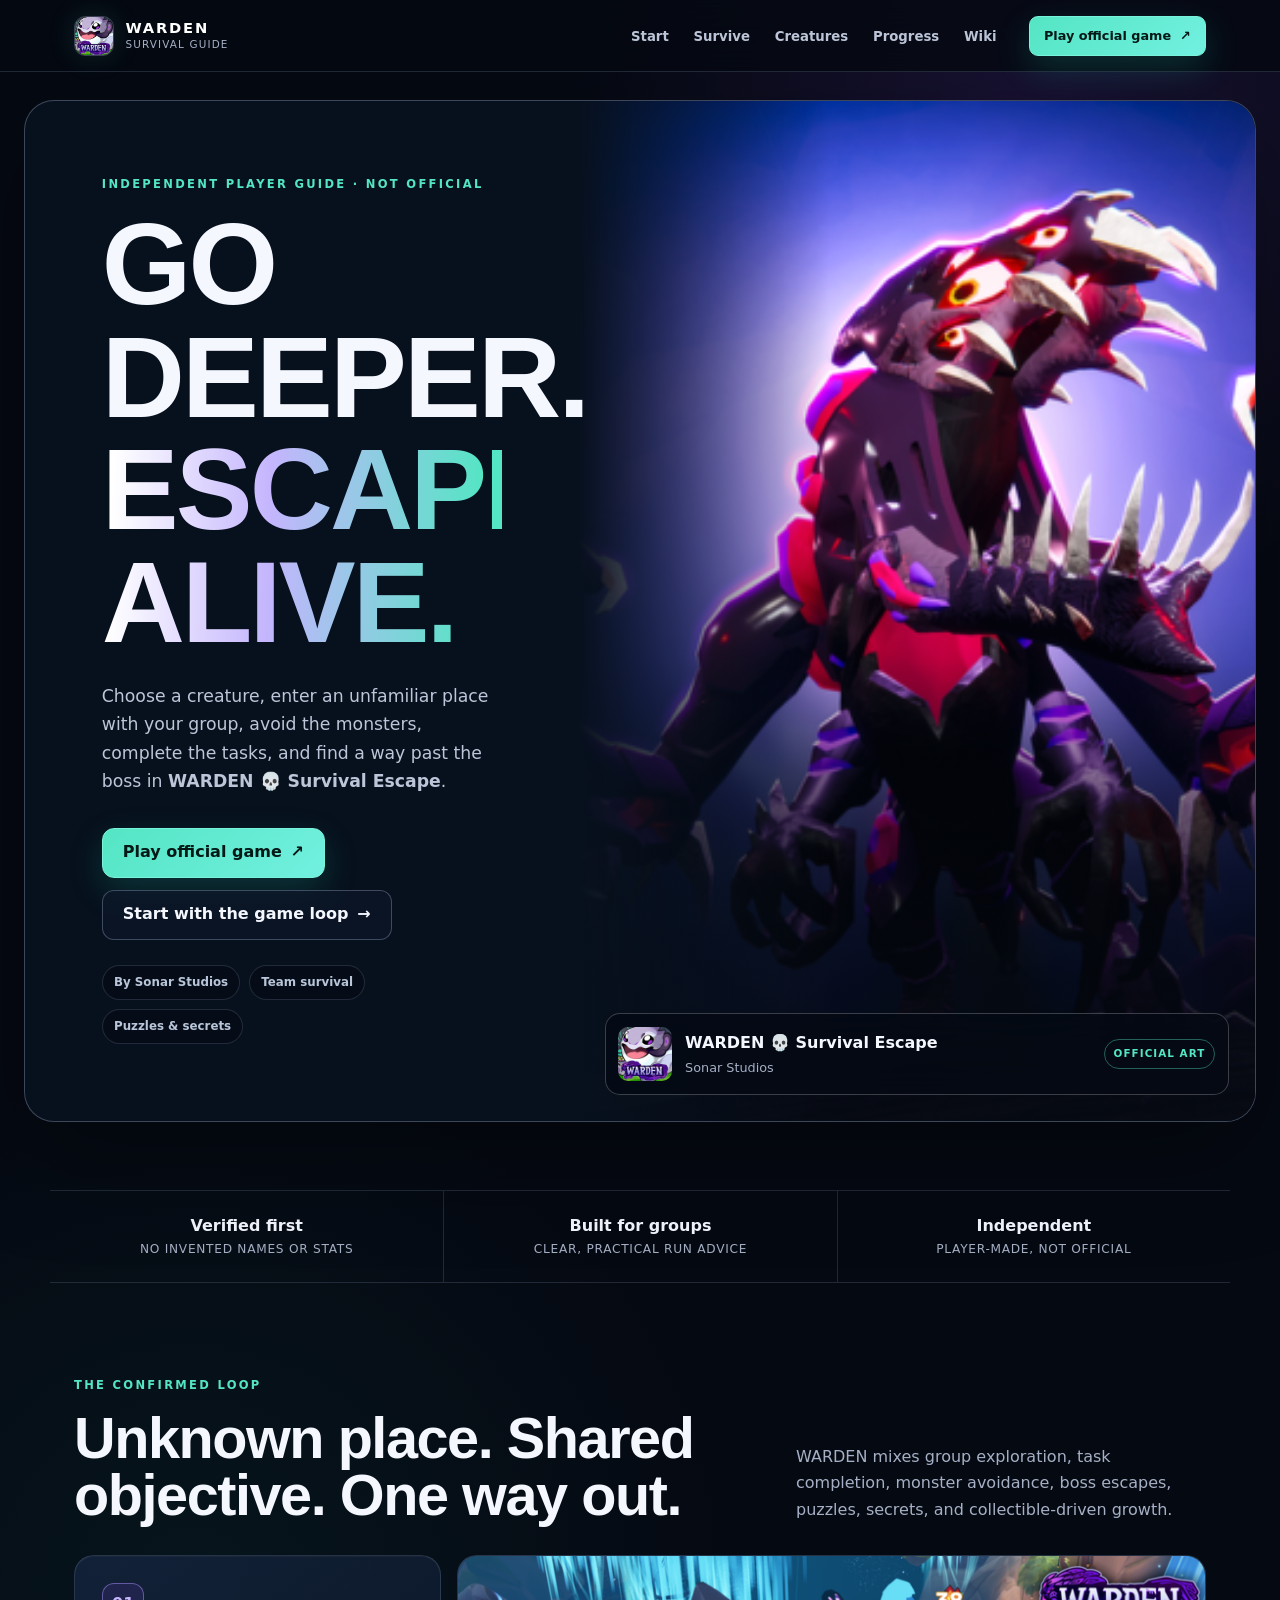
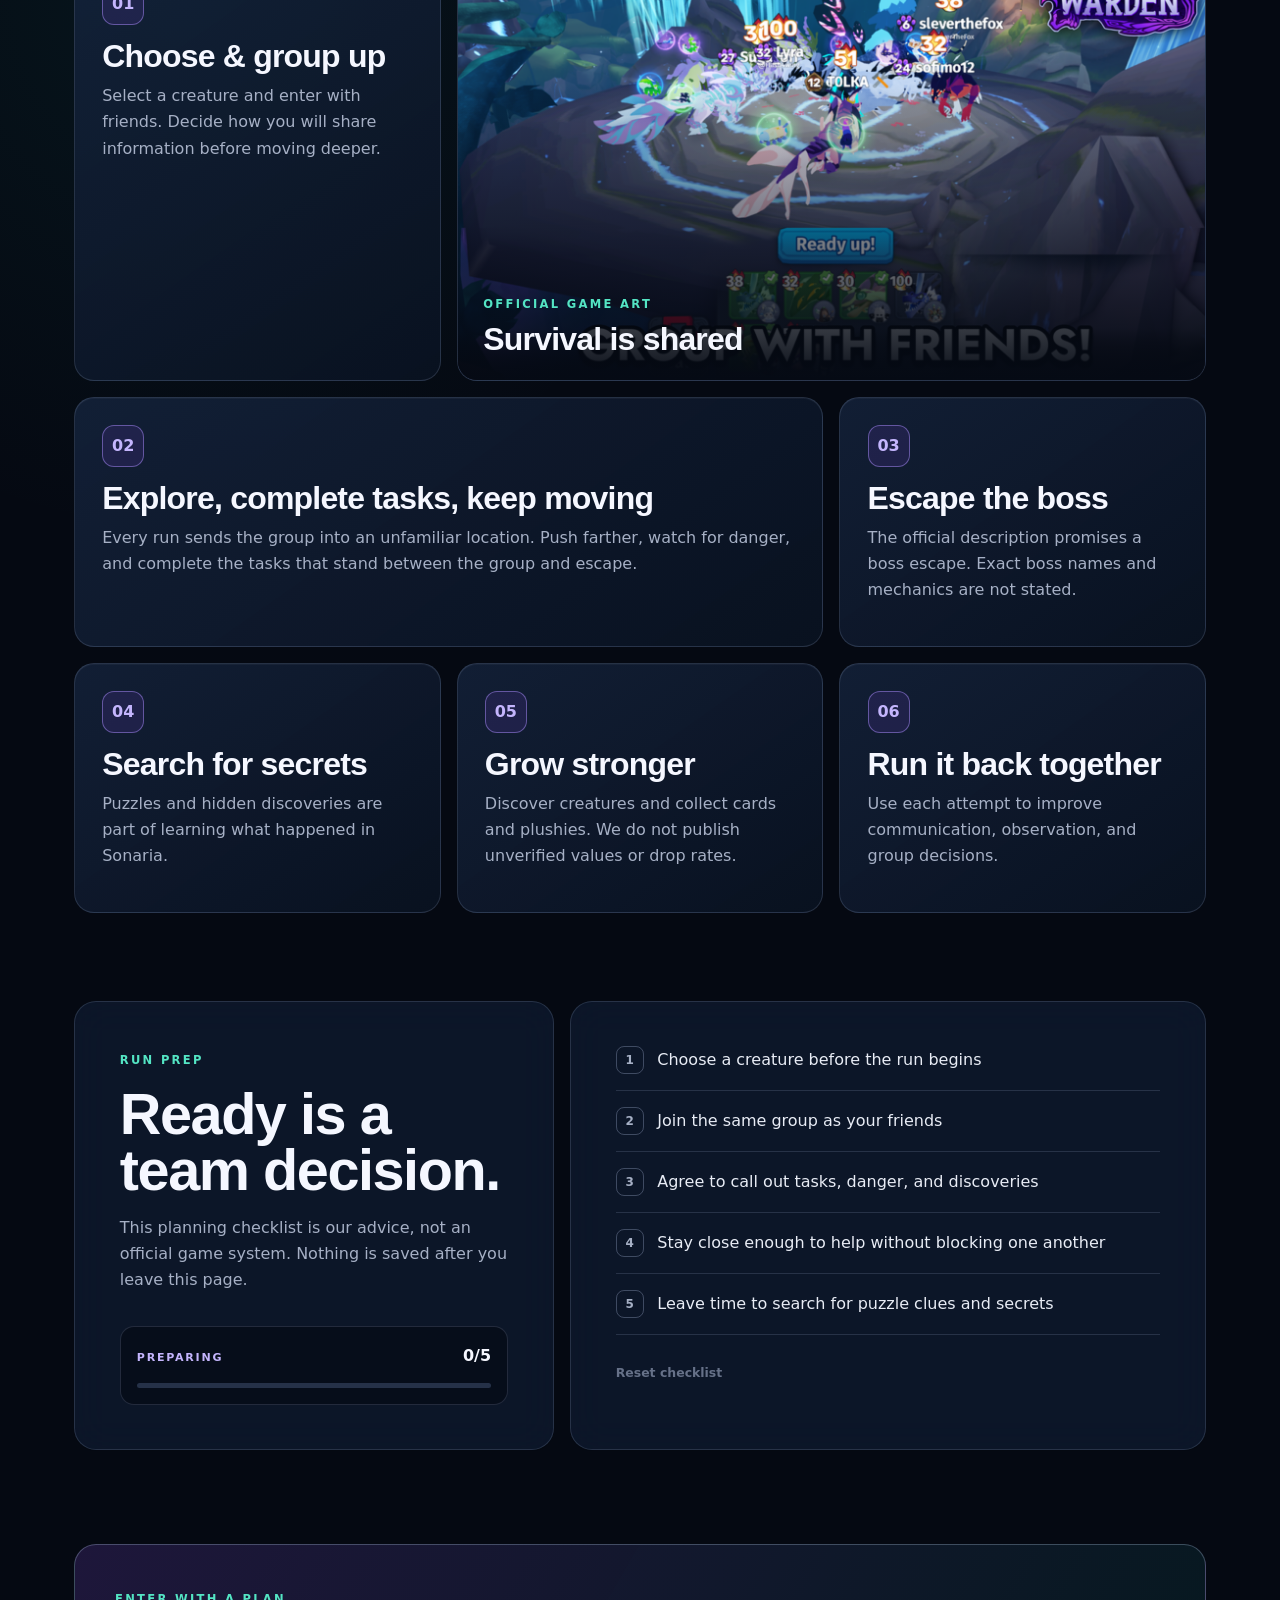
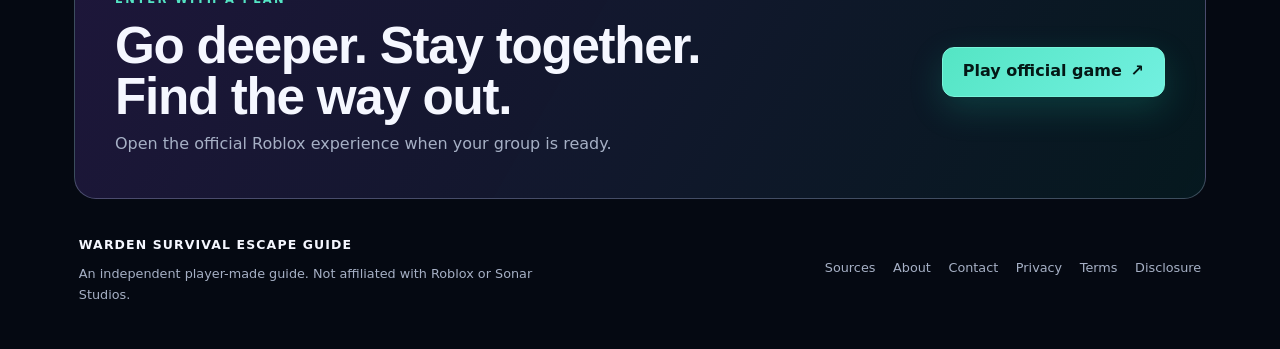
<file: index.html>
<!DOCTYPE html><html lang="en"><head><meta charSet="utf-8"/><meta name="viewport" content="width=device-width, initial-scale=1"/><link rel="preload" as="image" href="/game/official-icon.png" fetchPriority="high"/><link rel="preload" href="/game/official-boss.png" as="image" imageSizes="(max-width: 920px) 100vw, 55vw" fetchPriority="high"/><link rel="stylesheet" href="/_next/static/chunks/03x.g7z8-xb9a.css" data-precedence="next"/><link rel="preload" as="script" fetchPriority="low" href="/_next/static/chunks/0_6xwz-sgzbfn.js"/><script src="/_next/static/chunks/14xlgtmp4lm.j.js" async=""></script><script src="/_next/static/chunks/0gwo8~pq2h6hd.js" async=""></script><script src="/_next/static/chunks/00npwzujjh0eg.js" async=""></script><script src="/_next/static/chunks/turbopack-0fo.sdk9kv2wp.js" async=""></script><script src="/_next/static/chunks/04nls4_if5l0c.js" async=""></script><script src="/_next/static/chunks/0sx6b3.maim68.js" async=""></script><script src="/_next/static/chunks/05~uavs-b38s-.js" async=""></script><meta name="theme-color" content="#07111f"/><meta name="color-scheme" content="dark"/><title>WARDEN Survival Escape Guide</title><meta name="description" content="Explore the verified game loop, survival advice, progression overview, and source-backed WARDEN Survival Escape wiki."/><meta name="application-name" content="WARDEN Survival Escape Guide"/><link rel="manifest" href="/manifest.webmanifest"/><meta name="robots" content="index, follow"/><link rel="canonical" href="https://wardensurvivalescape.wiki"/><meta property="og:title" content="WARDEN Survival Escape Guide"/><meta property="og:description" content="Explore the verified game loop, survival advice, progression overview, and source-backed WARDEN Survival Escape wiki."/><meta property="og:url" content="https://wardensurvivalescape.wiki"/><meta property="og:site_name" content="WARDEN Survival Escape Guide"/><meta property="og:image" content="https://wardensurvivalescape.wiki/og.png"/><meta property="og:image:width" content="1200"/><meta property="og:image:height" content="630"/><meta property="og:image:alt" content="WARDEN Survival Escape Guide"/><meta property="og:type" content="website"/><meta name="twitter:card" content="summary_large_image"/><meta name="twitter:title" content="WARDEN Survival Escape Guide"/><meta name="twitter:description" content="Explore the verified game loop, survival advice, progression overview, and source-backed WARDEN Survival Escape wiki."/><meta name="twitter:image" content="https://wardensurvivalescape.wiki/og.png"/><link rel="shortcut icon" href="/game/official-icon.png"/><link rel="icon" href="/game/official-icon.png"/><link rel="apple-touch-icon" href="/game/official-icon.png"/><script src="/_next/static/chunks/03~yq9q893hmn.js" noModule=""></script></head><body><div hidden=""><!--$--><!--/$--></div><a class="skip-link" href="#main-content">Skip to content</a><header class="site-header"><div class="nav-shell"><a class="brand" aria-label="WARDEN Guide home" href="/"><img src="/game/official-icon.png" alt="Official WARDEN Survival Escape game icon" width="40" height="40" loading="eager" fetchPriority="high" decoding="async"/><span><strong>WARDEN</strong><small>Survival Guide</small></span></a><nav id="site-navigation" class="nav-links" aria-label="Primary navigation"><a class="" href="/how-to-play">Start</a><a class="" href="/survival-guide">Survive</a><a class="" href="/creatures">Creatures</a><a class="" href="/progression">Progress</a><a class="" href="/wiki">Wiki</a><div class="nav-mobile-play"><a class="button button-small" href="https://www.roblox.com/games/130929507719087/WARDEN-Survival-Escape" target="_blank" rel="noopener noreferrer">Play official game <span aria-hidden="true">↗</span></a></div></nav><div class="nav-desktop-play"><a class="button button-small" href="https://www.roblox.com/games/130929507719087/WARDEN-Survival-Escape" target="_blank" rel="noopener noreferrer">Play official game <span aria-hidden="true">↗</span></a></div><button class="menu-button" type="button" aria-controls="site-navigation" aria-expanded="false" aria-label="Open navigation"><span aria-hidden="true">☰</span></button></div></header><main id="main-content"><div class="hero-wrap"><section class="home-hero"><div class="hero-copy"><span class="eyebrow">INDEPENDENT PLAYER GUIDE · NOT OFFICIAL</span><h1>GO DEEPER.<span>ESCAPE ALIVE.</span></h1><p>Choose a creature, enter an unfamiliar place with your group, avoid the monsters, complete the tasks, and find a way past the boss in <strong>WARDEN 💀 Survival Escape</strong>.</p><div class="hero-actions"><a class="button" href="https://www.roblox.com/games/130929507719087/WARDEN-Survival-Escape" target="_blank" rel="noopener noreferrer">Play official game <span aria-hidden="true">↗</span></a><a class="button button-secondary" href="/how-to-play">Start with the game loop <span aria-hidden="true">→</span></a></div><div class="fact-chips" aria-label="Verified game facts"><span>By Sonar Studios</span><span>Team survival</span><span>Puzzles &amp; secrets</span></div></div><div class="hero-art"><img src="/game/official-boss.png" alt="Official WARDEN artwork showing creatures facing a towering boss" width="768" height="432" sizes="(max-width: 920px) 100vw, 55vw" loading="eager" fetchPriority="high" decoding="async"/><div class="official-card"><img src="/game/official-icon.png" alt="Official WARDEN game icon" width="54" height="54" loading="lazy" decoding="async"/><div><strong>WARDEN 💀 Survival Escape</strong><small>Sonar Studios</small></div><span class="source-badge">OFFICIAL ART</span></div></div></section></div><div class="trust-strip" aria-label="Guide principles"><div><strong>Verified first</strong><span>No invented names or stats</span></div><div><strong>Built for groups</strong><span>Clear, practical run advice</span></div><div><strong>Independent</strong><span>Player-made, not official</span></div></div><section class="section"><div class="section-heading"><div><span class="eyebrow">THE CONFIRMED LOOP</span><h2>Unknown place. Shared objective. One way out.</h2></div><p>WARDEN mixes group exploration, task completion, monster avoidance, boss escapes, puzzles, secrets, and collectible-driven growth.</p></div><div class="bento-grid"><article class="glass-card"><span class="card-number">01</span><h3>Choose &amp; group up</h3><p>Select a creature and enter with friends. Decide how you will share information before moving deeper.</p></article><article class="glass-card glass-card-wide image-card"><img src="/game/official-team.png" alt="Official WARDEN artwork showing a team of creatures together" width="762" height="432" sizes="(max-width: 680px) 100vw, 66vw" loading="lazy" decoding="async"/><div class="image-card-copy"><span class="eyebrow">OFFICIAL GAME ART</span><h3>Survival is shared</h3></div></article><article class="glass-card glass-card-wide"><span class="card-number">02</span><h3>Explore, complete tasks, keep moving</h3><p>Every run sends the group into an unfamiliar location. Push farther, watch for danger, and complete the tasks that stand between the group and escape.</p></article><article class="glass-card"><span class="card-number">03</span><h3>Escape the boss</h3><p>The official description promises a boss escape. Exact boss names and mechanics are not stated.</p></article><article class="glass-card"><span class="card-number">04</span><h3>Search for secrets</h3><p>Puzzles and hidden discoveries are part of learning what happened in Sonaria.</p></article><article class="glass-card"><span class="card-number">05</span><h3>Grow stronger</h3><p>Discover creatures and collect cards and plushies. We do not publish unverified values or drop rates.</p></article><article class="glass-card"><span class="card-number">06</span><h3>Run it back together</h3><p>Use each attempt to improve communication, observation, and group decisions.</p></article></div></section><section class="planner" aria-labelledby="run-prep-title"><div class="planner-intro"><span class="eyebrow">RUN PREP</span><h2 id="run-prep-title">Ready is a team decision.</h2><p>This planning checklist is our advice, not an official game system. Nothing is saved after you leave this page.</p><div class="readiness" aria-live="polite"><span>PREPARING</span><strong>0<!-- -->/<!-- -->5</strong><div class="progress-track" aria-hidden="true"><span style="width:0%"></span></div></div></div><div class="checklist"><button class="check-row" type="button" aria-pressed="false"><span class="check-box" aria-hidden="true">1</span><span>Choose a creature before the run begins</span></button><button class="check-row" type="button" aria-pressed="false"><span class="check-box" aria-hidden="true">2</span><span>Join the same group as your friends</span></button><button class="check-row" type="button" aria-pressed="false"><span class="check-box" aria-hidden="true">3</span><span>Agree to call out tasks, danger, and discoveries</span></button><button class="check-row" type="button" aria-pressed="false"><span class="check-box" aria-hidden="true">4</span><span>Stay close enough to help without blocking one another</span></button><button class="check-row" type="button" aria-pressed="false"><span class="check-box" aria-hidden="true">5</span><span>Leave time to search for puzzle clues and secrets</span></button><button class="reset-button" type="button" disabled="">Reset checklist</button></div></section><!--$--><!--/$--></main><footer class="site-footer"><div class="footer-callout"><div><span class="eyebrow">ENTER WITH A PLAN</span><h2>Go deeper. Stay together. Find the way out.</h2><p>Open the official Roblox experience when your group is ready.</p></div><a class="button" href="https://www.roblox.com/games/130929507719087/WARDEN-Survival-Escape" target="_blank" rel="noopener noreferrer">Play official game <span aria-hidden="true">↗</span></a></div><div class="footer-row"><div><strong>WARDEN SURVIVAL ESCAPE GUIDE</strong><p>An independent player-made guide. Not affiliated with Roblox or Sonar Studios.</p></div><nav aria-label="Footer navigation"><a href="/sources">Sources</a><a href="/about">About</a><a href="/contact">Contact</a><a href="/privacy">Privacy</a><a href="/terms">Terms</a><a href="/disclosure">Disclosure</a></nav></div></footer><script type="application/ld+json">{"@context":"https://schema.org","@type":"WebSite","name":"WARDEN Survival Escape Guide","url":"https://wardensurvivalescape.wiki","description":"An independent player guide for WARDEN Survival Escape on Roblox.","isAccessibleForFree":true,"about":{"@type":"VideoGame","name":"WARDEN 💀 Survival Escape","url":"https://www.roblox.com/games/130929507719087/WARDEN-Survival-Escape","author":{"@type":"Organization","name":"Sonar Studios","url":"https://www.roblox.com/communities/2919215/Sonar-Studios"}}}</script><script src="/_next/static/chunks/0_6xwz-sgzbfn.js" id="_R_" async=""></script><script>(self.__next_f=self.__next_f||[]).push([0])</script><script>self.__next_f.push([1,"1:\"$Sreact.fragment\"\n2:I[94771,[\"/_next/static/chunks/04nls4_if5l0c.js\",\"/_next/static/chunks/0sx6b3.maim68.js\"],\"SiteHeader\"]\n3:I[49652,[\"/_next/static/chunks/04nls4_if5l0c.js\",\"/_next/static/chunks/0sx6b3.maim68.js\"],\"default\"]\n4:I[51865,[\"/_next/static/chunks/04nls4_if5l0c.js\",\"/_next/static/chunks/0sx6b3.maim68.js\"],\"default\"]\n5:I[44132,[\"/_next/static/chunks/04nls4_if5l0c.js\",\"/_next/static/chunks/0sx6b3.maim68.js\",\"/_next/static/chunks/05~uavs-b38s-.js\"],\"\"]\nf:I[52199,[\"/_next/static/chunks/04nls4_if5l0c.js\",\"/_next/static/chunks/0sx6b3.maim68.js\"],\"default\",1]\n:HL[\"/_next/static/chunks/03x.g7z8-xb9a.css\",\"style\"]\n"])</script><script>self.__next_f.push([1,"0:{\"P\":null,\"c\":[\"\",\"\"],\"q\":\"\",\"i\":false,\"f\":[[[\"\",{\"children\":[\"__PAGE__\",{}]},\"$undefined\",\"$undefined\",16],[[\"$\",\"$1\",\"c\",{\"children\":[[[\"$\",\"link\",\"0\",{\"rel\":\"stylesheet\",\"href\":\"/_next/static/chunks/03x.g7z8-xb9a.css\",\"precedence\":\"next\",\"crossOrigin\":\"$undefined\",\"nonce\":\"$undefined\"}],[\"$\",\"script\",\"script-0\",{\"src\":\"/_next/static/chunks/04nls4_if5l0c.js\",\"async\":true,\"nonce\":\"$undefined\"}],[\"$\",\"script\",\"script-1\",{\"src\":\"/_next/static/chunks/0sx6b3.maim68.js\",\"async\":true,\"nonce\":\"$undefined\"}]],[\"$\",\"html\",null,{\"lang\":\"en\",\"children\":[\"$\",\"body\",null,{\"children\":[[\"$\",\"a\",null,{\"className\":\"skip-link\",\"href\":\"#main-content\",\"children\":\"Skip to content\"}],[\"$\",\"$L2\",null,{}],[\"$\",\"main\",null,{\"id\":\"main-content\",\"children\":[\"$\",\"$L3\",null,{\"parallelRouterKey\":\"children\",\"error\":\"$undefined\",\"errorStyles\":\"$undefined\",\"errorScripts\":\"$undefined\",\"template\":[\"$\",\"$L4\",null,{}],\"templateStyles\":\"$undefined\",\"templateScripts\":\"$undefined\",\"notFound\":[[\"$\",\"div\",null,{\"className\":\"legal\",\"children\":[[\"$\",\"span\",null,{\"className\":\"eyebrow\",\"children\":\"404 · LOST IN THE UNKNOWN\"}],[\"$\",\"h1\",null,{\"children\":\"THIS PATH GOES NOWHERE\"}],[\"$\",\"p\",null,{\"children\":\"The guide page you requested does not exist or has moved.\"}],[\"$\",\"p\",null,{\"style\":{\"marginTop\":\"1rem\"},\"children\":[\"$\",\"$L5\",null,{\"className\":\"text-link\",\"href\":\"/\",\"children\":\"Return to the field guide →\"}]}]]}],[]],\"forbidden\":\"$undefined\",\"unauthorized\":\"$undefined\"}]}],[\"$\",\"footer\",null,{\"className\":\"site-footer\",\"children\":[[\"$\",\"div\",null,{\"className\":\"footer-callout\",\"children\":[[\"$\",\"div\",null,{\"children\":[[\"$\",\"span\",null,{\"className\":\"eyebrow\",\"children\":\"ENTER WITH A PLAN\"}],[\"$\",\"h2\",null,{\"children\":\"Go deeper. Stay together. Find the way out.\"}],[\"$\",\"p\",null,{\"children\":\"Open the official Roblox experience when your group is ready.\"}]]}],[\"$\",\"a\",null,{\"className\":\"button\",\"href\":\"https://www.roblox.com/games/130929507719087/WARDEN-Survival-Escape\",\"target\":\"_blank\",\"rel\":\"noopener noreferrer\",\"children\":[\"Play official game \",[\"$\",\"span\",null,{\"aria-hidden\":\"true\",\"children\":\"↗\"}]]}]]}],[\"$\",\"div\",null,{\"className\":\"footer-row\",\"children\":[[\"$\",\"div\",null,{\"children\":[[\"$\",\"strong\",null,{\"children\":\"WARDEN SURVIVAL ESCAPE GUIDE\"}],[\"$\",\"p\",null,{\"children\":\"An independent player-made guide. Not affiliated with Roblox or Sonar Studios.\"}]]}],[\"$\",\"nav\",null,{\"aria-label\":\"Footer navigation\",\"children\":[[\"$\",\"$L5\",\"/sources\",{\"href\":\"/sources\",\"children\":\"Sources\"}],[\"$\",\"$L5\",\"/about\",{\"href\":\"/about\",\"children\":\"About\"}],[\"$\",\"$L5\",\"/contact\",{\"href\":\"/contact\",\"children\":\"Contact\"}],[\"$\",\"$L5\",\"/privacy\",{\"href\":\"/privacy\",\"children\":\"Privacy\"}],[\"$\",\"$L5\",\"/terms\",{\"href\":\"/terms\",\"children\":\"Terms\"}],[\"$\",\"$L5\",\"/disclosure\",{\"href\":\"/disclosure\",\"children\":\"Disclosure\"}]]}]]}]]}],[\"$\",\"script\",null,{\"type\":\"application/ld+json\",\"dangerouslySetInnerHTML\":{\"__html\":\"{\\\"@context\\\":\\\"https://schema.org\\\",\\\"@type\\\":\\\"WebSite\\\",\\\"name\\\":\\\"WARDEN Survival Escape Guide\\\",\\\"url\\\":\\\"https://wardensurvivalescape.wiki\\\",\\\"description\\\":\\\"An independent player guide for WARDEN Survival Escape on Roblox.\\\",\\\"isAccessibleForFree\\\":true,\\\"about\\\":{\\\"@type\\\":\\\"VideoGame\\\",\\\"name\\\":\\\"WARDEN 💀 Survival Escape\\\",\\\"url\\\":\\\"https://www.roblox.com/games/130929507719087/WARDEN-Survival-Escape\\\",\\\"author\\\":{\\\"@type\\\":\\\"Organization\\\",\\\"name\\\":\\\"Sonar Studios\\\",\\\"url\\\":\\\"https://www.roblox.com/communities/2919215/Sonar-Studios\\\"}}}\"}}]]}]}]]}],{\"children\":[[\"$\",\"$1\",\"c\",{\"children\":[[[\"$\",\"div\",null,{\"className\":\"hero-wrap\",\"children\":[\"$\",\"section\",null,{\"className\":\"home-hero\",\"children\":[[\"$\",\"div\",null,{\"className\":\"hero-copy\",\"children\":[[\"$\",\"span\",null,{\"className\":\"eyebrow\",\"children\":\"INDEPENDENT PLAYER GUIDE · NOT OFFICIAL\"}],[\"$\",\"h1\",null,{\"children\":[\"GO DEEPER.\",[\"$\",\"span\",null,{\"children\":\"ESCAPE ALIVE.\"}]]}],[\"$\",\"p\",null,{\"children\":[\"Choose a creature, enter an unfamiliar place with your group, avoid the monsters, complete the tasks, and find a way past the boss in \",[\"$\",\"strong\",null,{\"children\":\"WARDEN 💀 Survival Escape\"}],\".\"]}],[\"$\",\"div\",null,{\"className\":\"hero-actions\",\"children\":[[\"$\",\"a\",null,{\"className\":\"button\",\"href\":\"https://www.roblox.com/games/130929507719087/WARDEN-Survival-Escape\",\"target\":\"_blank\",\"rel\":\"noopener noreferrer\",\"children\":[\"Play official game \",[\"$\",\"span\",null,{\"aria-hidden\":\"true\",\"children\":\"↗\"}]]}],[\"$\",\"$L5\",null,{\"className\":\"button button-secondary\",\"href\":\"/how-to-play\",\"children\":[\"Start with the game loop \",[\"$\",\"span\",null,{\"aria-hidden\":\"true\",\"children\":\"→\"}]]}]]}],[\"$\",\"div\",null,{\"className\":\"fact-chips\",\"aria-label\":\"Verified game facts\",\"children\":[[\"$\",\"span\",null,{\"children\":\"By Sonar Studios\"}],\"$L6\",\"$L7\"]}]]}],\"$L8\"]}]}],\"$L9\",\"$La\",\"$Lb\"],[\"$Lc\"],\"$Ld\"]}],{},null,false,null]},null,false,null],\"$Le\",false]],\"m\":\"$undefined\",\"G\":[\"$f\",[\"$L10\"]],\"S\":true,\"h\":null,\"s\":\"$undefined\",\"l\":\"$undefined\",\"p\":\"$undefined\",\"d\":\"$undefined\",\"b\":\"_rrWgCsG80MW6xVOMwszS\"}\n"])</script><script>self.__next_f.push([1,"11:I[59238,[\"/_next/static/chunks/04nls4_if5l0c.js\",\"/_next/static/chunks/0sx6b3.maim68.js\",\"/_next/static/chunks/05~uavs-b38s-.js\"],\"RunPrep\"]\n12:I[62061,[\"/_next/static/chunks/04nls4_if5l0c.js\",\"/_next/static/chunks/0sx6b3.maim68.js\"],\"OutletBoundary\"]\n13:\"$Sreact.suspense\"\n15:I[62061,[\"/_next/static/chunks/04nls4_if5l0c.js\",\"/_next/static/chunks/0sx6b3.maim68.js\"],\"ViewportBoundary\"]\n17:I[62061,[\"/_next/static/chunks/04nls4_if5l0c.js\",\"/_next/static/chunks/0sx6b3.maim68.js\"],\"MetadataBoundary\"]\n:HL[\"/game/official-boss.png\",\"image\",{\"imageSizes\":\"(max-width: 920px) 100vw, 55vw\",\"fetchPriority\":\"high\"}]\n6:[\"$\",\"span\",null,{\"children\":\"Team survival\"}]\n7:[\"$\",\"span\",null,{\"children\":\"Puzzles \u0026 secrets\"}]\n8:[\"$\",\"div\",null,{\"className\":\"hero-art\",\"children\":[[\"$\",\"img\",null,{\"src\":\"/game/official-boss.png\",\"alt\":\"Official WARDEN artwork showing creatures facing a towering boss\",\"width\":768,\"height\":432,\"className\":\"$undefined\",\"sizes\":\"(max-width: 920px) 100vw, 55vw\",\"loading\":\"eager\",\"fetchPriority\":\"high\",\"decoding\":\"async\"}],[\"$\",\"div\",null,{\"className\":\"official-card\",\"children\":[[\"$\",\"img\",null,{\"src\":\"/game/official-icon.png\",\"alt\":\"Official WARDEN game icon\",\"width\":54,\"height\":54,\"className\":\"$undefined\",\"sizes\":\"$undefined\",\"loading\":\"lazy\",\"fetchPriority\":\"$undefined\",\"decoding\":\"async\"}],[\"$\",\"div\",null,{\"children\":[[\"$\",\"strong\",null,{\"children\":\"WARDEN 💀 Survival Escape\"}],[\"$\",\"small\",null,{\"children\":\"Sonar Studios\"}]]}],[\"$\",\"span\",null,{\"className\":\"source-badge\",\"children\":\"OFFICIAL ART\"}]]}]]}]\n9:[\"$\",\"div\",null,{\"className\":\"trust-strip\",\"aria-label\":\"Guide principles\",\"children\":[[\"$\",\"div\",null,{\"children\":[[\"$\",\"strong\",null,{\"children\":\"Verified first\"}],[\"$\",\"span\",null,{\"children\":\"No invented names or stats\"}]]}],[\"$\",\"div\",null,{\"children\":[[\"$\",\"strong\",null,{\"children\":\"Built for groups\"}],[\"$\",\"span\",null,{\"children\":\"Clear, practical run advice\"}]]}],[\"$\",\"div\",null,{\"children\":[[\"$\",\"strong\",null,{\"children\":\"Independent\"}],[\"$\",\"span\",null,{\"children\":\"Player-made, not official\"}]]}]]}]\n"])</script><script>self.__next_f.push([1,"a:[\"$\",\"section\",null,{\"className\":\"section\",\"children\":[[\"$\",\"div\",null,{\"className\":\"section-heading\",\"children\":[[\"$\",\"div\",null,{\"children\":[[\"$\",\"span\",null,{\"className\":\"eyebrow\",\"children\":\"THE CONFIRMED LOOP\"}],[\"$\",\"h2\",null,{\"children\":\"Unknown place. Shared objective. One way out.\"}]]}],[\"$\",\"p\",null,{\"children\":\"WARDEN mixes group exploration, task completion, monster avoidance, boss escapes, puzzles, secrets, and collectible-driven growth.\"}]]}],[\"$\",\"div\",null,{\"className\":\"bento-grid\",\"children\":[[\"$\",\"article\",null,{\"className\":\"glass-card\",\"children\":[[\"$\",\"span\",null,{\"className\":\"card-number\",\"children\":\"01\"}],[\"$\",\"h3\",null,{\"children\":\"Choose \u0026 group up\"}],[\"$\",\"p\",null,{\"children\":\"Select a creature and enter with friends. Decide how you will share information before moving deeper.\"}]]}],[\"$\",\"article\",null,{\"className\":\"glass-card glass-card-wide image-card\",\"children\":[[\"$\",\"img\",null,{\"src\":\"/game/official-team.png\",\"alt\":\"Official WARDEN artwork showing a team of creatures together\",\"width\":762,\"height\":432,\"className\":\"$undefined\",\"sizes\":\"(max-width: 680px) 100vw, 66vw\",\"loading\":\"lazy\",\"fetchPriority\":\"$undefined\",\"decoding\":\"async\"}],[\"$\",\"div\",null,{\"className\":\"image-card-copy\",\"children\":[[\"$\",\"span\",null,{\"className\":\"eyebrow\",\"children\":\"OFFICIAL GAME ART\"}],[\"$\",\"h3\",null,{\"children\":\"Survival is shared\"}]]}]]}],[\"$\",\"article\",null,{\"className\":\"glass-card glass-card-wide\",\"children\":[[\"$\",\"span\",null,{\"className\":\"card-number\",\"children\":\"02\"}],[\"$\",\"h3\",null,{\"children\":\"Explore, complete tasks, keep moving\"}],[\"$\",\"p\",null,{\"children\":\"Every run sends the group into an unfamiliar location. Push farther, watch for danger, and complete the tasks that stand between the group and escape.\"}]]}],[\"$\",\"article\",null,{\"className\":\"glass-card\",\"children\":[[\"$\",\"span\",null,{\"className\":\"card-number\",\"children\":\"03\"}],[\"$\",\"h3\",null,{\"children\":\"Escape the boss\"}],[\"$\",\"p\",null,{\"children\":\"The official description promises a boss escape. Exact boss names and mechanics are not stated.\"}]]}],[\"$\",\"article\",null,{\"className\":\"glass-card\",\"children\":[[\"$\",\"span\",null,{\"className\":\"card-number\",\"children\":\"04\"}],[\"$\",\"h3\",null,{\"children\":\"Search for secrets\"}],[\"$\",\"p\",null,{\"children\":\"Puzzles and hidden discoveries are part of learning what happened in Sonaria.\"}]]}],[\"$\",\"article\",null,{\"className\":\"glass-card\",\"children\":[[\"$\",\"span\",null,{\"className\":\"card-number\",\"children\":\"05\"}],[\"$\",\"h3\",null,{\"children\":\"Grow stronger\"}],[\"$\",\"p\",null,{\"children\":\"Discover creatures and collect cards and plushies. We do not publish unverified values or drop rates.\"}]]}],[\"$\",\"article\",null,{\"className\":\"glass-card\",\"children\":[[\"$\",\"span\",null,{\"className\":\"card-number\",\"children\":\"06\"}],[\"$\",\"h3\",null,{\"children\":\"Run it back together\"}],[\"$\",\"p\",null,{\"children\":\"Use each attempt to improve communication, observation, and group decisions.\"}]]}]]}]]}]\n"])</script><script>self.__next_f.push([1,"b:[\"$\",\"$L11\",null,{}]\nc:[\"$\",\"script\",\"script-0\",{\"src\":\"/_next/static/chunks/05~uavs-b38s-.js\",\"async\":true,\"nonce\":\"$undefined\"}]\nd:[\"$\",\"$L12\",null,{\"children\":[\"$\",\"$13\",null,{\"name\":\"Next.MetadataOutlet\",\"children\":\"$@14\"}]}]\ne:[\"$\",\"$1\",\"h\",{\"children\":[null,[\"$\",\"$L15\",null,{\"children\":\"$L16\"}],[\"$\",\"div\",null,{\"hidden\":true,\"children\":[\"$\",\"$L17\",null,{\"children\":[\"$\",\"$13\",null,{\"name\":\"Next.Metadata\",\"children\":\"$L18\"}]}]}],null]}]\n10:[\"$\",\"link\",\"0\",{\"rel\":\"stylesheet\",\"href\":\"/_next/static/chunks/03x.g7z8-xb9a.css\",\"precedence\":\"next\",\"crossOrigin\":\"$undefined\",\"nonce\":\"$undefined\"}]\n"])</script><script>self.__next_f.push([1,"16:[[\"$\",\"meta\",\"0\",{\"charSet\":\"utf-8\"}],[\"$\",\"meta\",\"1\",{\"name\":\"viewport\",\"content\":\"width=device-width, initial-scale=1\"}],[\"$\",\"meta\",\"2\",{\"name\":\"theme-color\",\"content\":\"#07111f\"}],[\"$\",\"meta\",\"3\",{\"name\":\"color-scheme\",\"content\":\"dark\"}]]\n"])</script><script>self.__next_f.push([1,"19:I[13139,[\"/_next/static/chunks/04nls4_if5l0c.js\",\"/_next/static/chunks/0sx6b3.maim68.js\"],\"IconMark\"]\n14:null\n"])</script><script>self.__next_f.push([1,"18:[[\"$\",\"title\",\"0\",{\"children\":\"WARDEN Survival Escape Guide\"}],[\"$\",\"meta\",\"1\",{\"name\":\"description\",\"content\":\"Explore the verified game loop, survival advice, progression overview, and source-backed WARDEN Survival Escape wiki.\"}],[\"$\",\"meta\",\"2\",{\"name\":\"application-name\",\"content\":\"WARDEN Survival Escape Guide\"}],[\"$\",\"link\",\"3\",{\"rel\":\"manifest\",\"href\":\"/manifest.webmanifest\",\"crossOrigin\":\"$undefined\"}],[\"$\",\"meta\",\"4\",{\"name\":\"robots\",\"content\":\"index, follow\"}],[\"$\",\"link\",\"5\",{\"rel\":\"canonical\",\"href\":\"https://wardensurvivalescape.wiki\"}],[\"$\",\"meta\",\"6\",{\"property\":\"og:title\",\"content\":\"WARDEN Survival Escape Guide\"}],[\"$\",\"meta\",\"7\",{\"property\":\"og:description\",\"content\":\"Explore the verified game loop, survival advice, progression overview, and source-backed WARDEN Survival Escape wiki.\"}],[\"$\",\"meta\",\"8\",{\"property\":\"og:url\",\"content\":\"https://wardensurvivalescape.wiki\"}],[\"$\",\"meta\",\"9\",{\"property\":\"og:site_name\",\"content\":\"WARDEN Survival Escape Guide\"}],[\"$\",\"meta\",\"10\",{\"property\":\"og:image\",\"content\":\"https://wardensurvivalescape.wiki/og.png\"}],[\"$\",\"meta\",\"11\",{\"property\":\"og:image:width\",\"content\":\"1200\"}],[\"$\",\"meta\",\"12\",{\"property\":\"og:image:height\",\"content\":\"630\"}],[\"$\",\"meta\",\"13\",{\"property\":\"og:image:alt\",\"content\":\"WARDEN Survival Escape Guide\"}],[\"$\",\"meta\",\"14\",{\"property\":\"og:type\",\"content\":\"website\"}],[\"$\",\"meta\",\"15\",{\"name\":\"twitter:card\",\"content\":\"summary_large_image\"}],[\"$\",\"meta\",\"16\",{\"name\":\"twitter:title\",\"content\":\"WARDEN Survival Escape Guide\"}],[\"$\",\"meta\",\"17\",{\"name\":\"twitter:description\",\"content\":\"Explore the verified game loop, survival advice, progression overview, and source-backed WARDEN Survival Escape wiki.\"}],[\"$\",\"meta\",\"18\",{\"name\":\"twitter:image\",\"content\":\"https://wardensurvivalescape.wiki/og.png\"}],[\"$\",\"link\",\"19\",{\"rel\":\"shortcut icon\",\"href\":\"/game/official-icon.png\"}],[\"$\",\"link\",\"20\",{\"rel\":\"icon\",\"href\":\"/game/official-icon.png\"}],[\"$\",\"link\",\"21\",{\"rel\":\"apple-touch-icon\",\"href\":\"/game/official-icon.png\"}],[\"$\",\"$L19\",\"22\",{}]]\n"])</script>  <!-- adsterra-code-handoff:artifact-runtime:start -->
  <script type="module" src="/adsterra/runtime.js" data-adsterra-artifact-runtime data-global-fallback="true"></script>
  <!-- adsterra-code-handoff:artifact-runtime:end -->
</body></html>
</file>
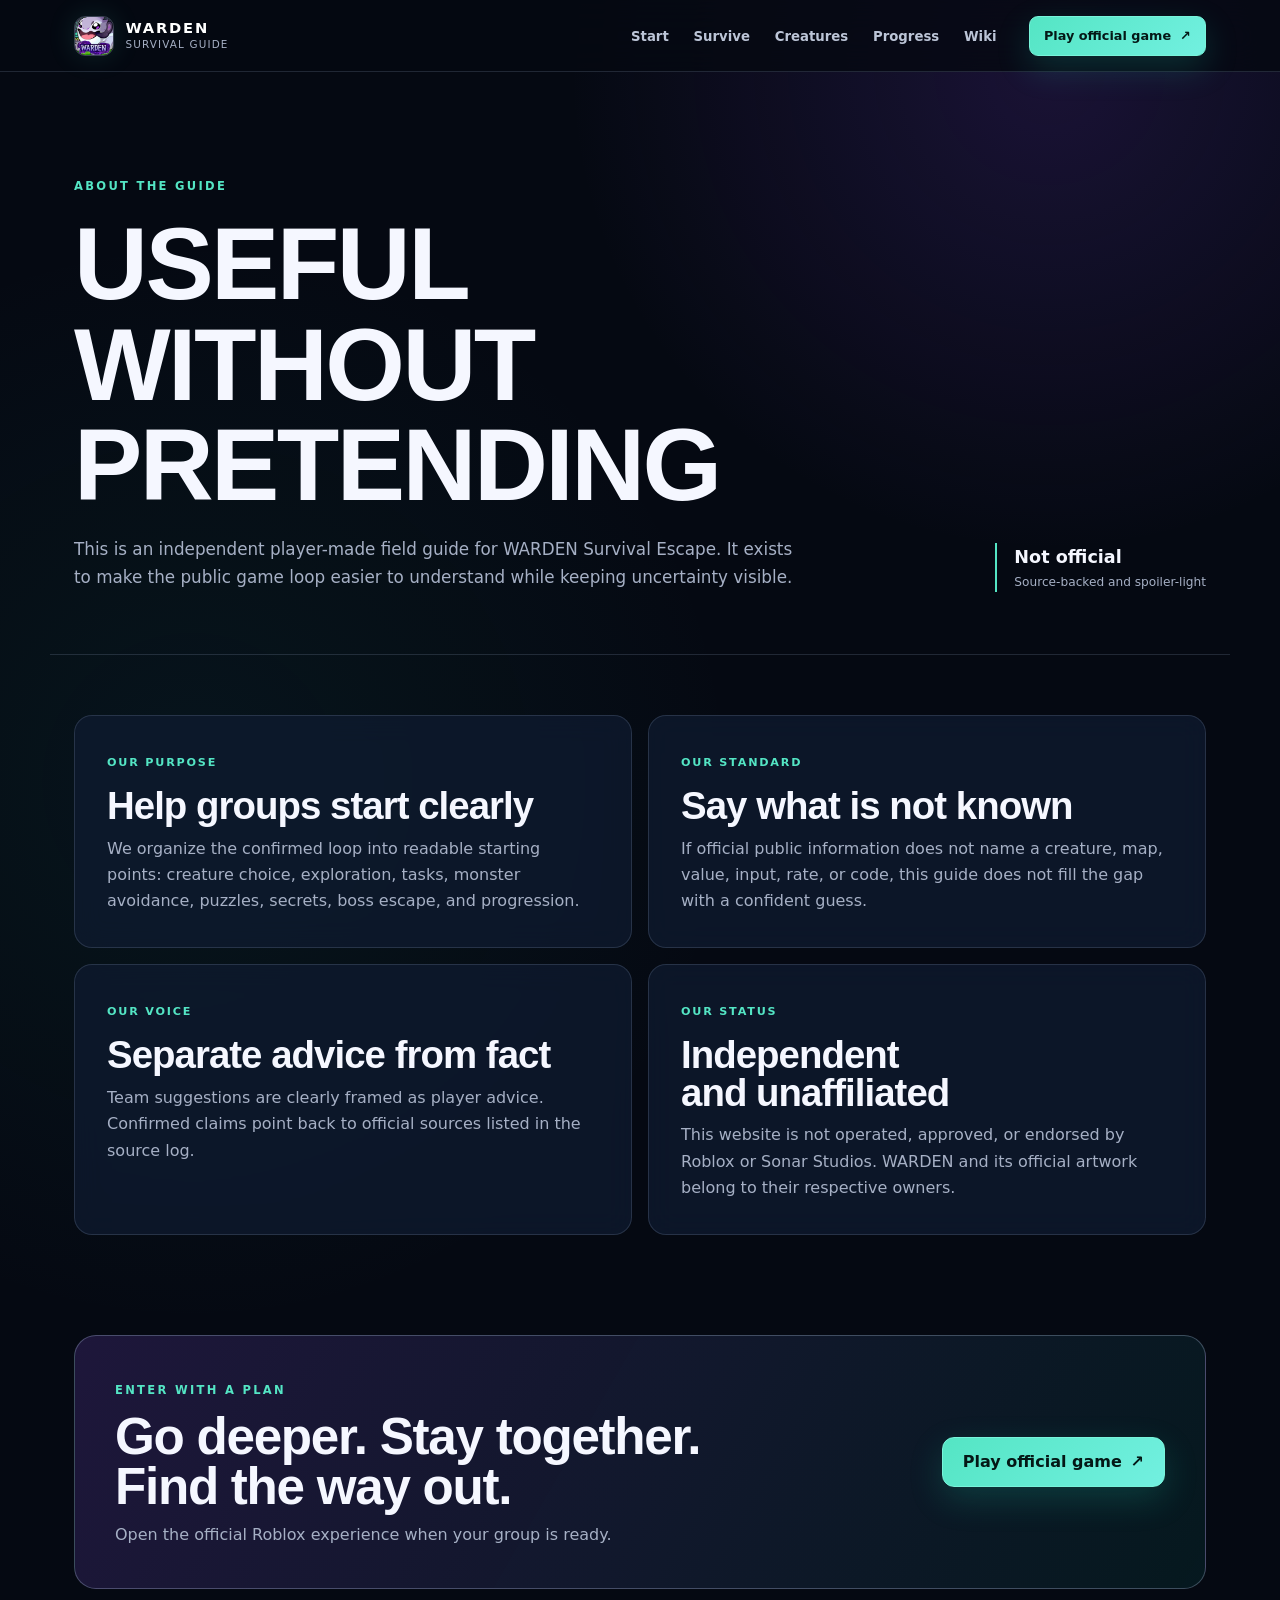
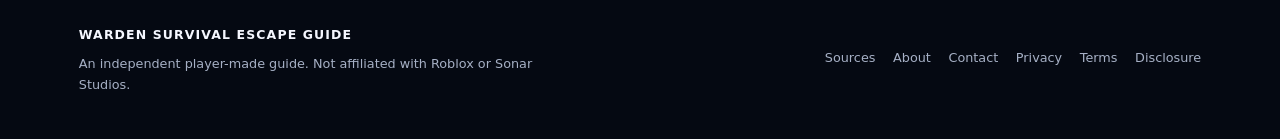
<file: about.html>
<!DOCTYPE html><html lang="en"><head><meta charSet="utf-8"/><meta name="viewport" content="width=device-width, initial-scale=1"/><link rel="preload" as="image" href="/game/official-icon.png" fetchPriority="high"/><link rel="stylesheet" href="/_next/static/chunks/03x.g7z8-xb9a.css" data-precedence="next"/><link rel="preload" as="script" fetchPriority="low" href="/_next/static/chunks/0_6xwz-sgzbfn.js"/><script src="/_next/static/chunks/14xlgtmp4lm.j.js" async=""></script><script src="/_next/static/chunks/0gwo8~pq2h6hd.js" async=""></script><script src="/_next/static/chunks/00npwzujjh0eg.js" async=""></script><script src="/_next/static/chunks/turbopack-0fo.sdk9kv2wp.js" async=""></script><script src="/_next/static/chunks/04nls4_if5l0c.js" async=""></script><script src="/_next/static/chunks/0sx6b3.maim68.js" async=""></script><meta name="theme-color" content="#07111f"/><meta name="color-scheme" content="dark"/><title>About This WARDEN Guide | WARDEN Guide</title><meta name="description" content="Why this independent WARDEN Survival Escape guide keeps verified facts separate from player advice."/><meta name="application-name" content="WARDEN Survival Escape Guide"/><link rel="manifest" href="/manifest.webmanifest"/><meta name="robots" content="index, follow"/><link rel="canonical" href="https://wardensurvivalescape.wiki/about"/><meta property="og:title" content="About This WARDEN Guide"/><meta property="og:description" content="Why this independent WARDEN Survival Escape guide keeps verified facts separate from player advice."/><meta property="og:url" content="https://wardensurvivalescape.wiki/about"/><meta property="og:site_name" content="WARDEN Survival Escape Guide"/><meta property="og:image" content="https://wardensurvivalescape.wiki/og.png"/><meta property="og:image:width" content="1200"/><meta property="og:image:height" content="630"/><meta property="og:image:alt" content="WARDEN Survival Escape Guide"/><meta property="og:type" content="website"/><meta name="twitter:card" content="summary_large_image"/><meta name="twitter:title" content="About This WARDEN Guide"/><meta name="twitter:description" content="Why this independent WARDEN Survival Escape guide keeps verified facts separate from player advice."/><meta name="twitter:image" content="https://wardensurvivalescape.wiki/og.png"/><link rel="shortcut icon" href="/game/official-icon.png"/><link rel="icon" href="/game/official-icon.png"/><link rel="apple-touch-icon" href="/game/official-icon.png"/><script src="/_next/static/chunks/03~yq9q893hmn.js" noModule=""></script></head><body><div hidden=""><!--$--><!--/$--></div><a class="skip-link" href="#main-content">Skip to content</a><header class="site-header"><div class="nav-shell"><a class="brand" aria-label="WARDEN Guide home" href="/"><img src="/game/official-icon.png" alt="Official WARDEN Survival Escape game icon" width="40" height="40" loading="eager" fetchPriority="high" decoding="async"/><span><strong>WARDEN</strong><small>Survival Guide</small></span></a><nav id="site-navigation" class="nav-links" aria-label="Primary navigation"><a class="" href="/how-to-play">Start</a><a class="" href="/survival-guide">Survive</a><a class="" href="/creatures">Creatures</a><a class="" href="/progression">Progress</a><a class="" href="/wiki">Wiki</a><div class="nav-mobile-play"><a class="button button-small" href="https://www.roblox.com/games/130929507719087/WARDEN-Survival-Escape" target="_blank" rel="noopener noreferrer">Play official game <span aria-hidden="true">↗</span></a></div></nav><div class="nav-desktop-play"><a class="button button-small" href="https://www.roblox.com/games/130929507719087/WARDEN-Survival-Escape" target="_blank" rel="noopener noreferrer">Play official game <span aria-hidden="true">↗</span></a></div><button class="menu-button" type="button" aria-controls="site-navigation" aria-expanded="false" aria-label="Open navigation"><span aria-hidden="true">☰</span></button></div></header><main id="main-content"><section class="page-hero"><div><span class="eyebrow">ABOUT THE GUIDE</span><h1>USEFUL WITHOUT PRETENDING</h1><p>This is an independent player-made field guide for WARDEN Survival Escape. It exists to make the public game loop easier to understand while keeping uncertainty visible.</p></div><aside><strong>Not official</strong><span>Source-backed and spoiler-light</span></aside></section><div class="content"><div class="content-grid"><article class="info-card"><span class="kicker-number">OUR PURPOSE</span><h2>Help groups start clearly</h2><p>We organize the confirmed loop into readable starting points: creature choice, exploration, tasks, monster avoidance, puzzles, secrets, boss escape, and progression.</p></article><article class="info-card"><span class="kicker-number">OUR STANDARD</span><h2>Say what is not known</h2><p>If official public information does not name a creature, map, value, input, rate, or code, this guide does not fill the gap with a confident guess.</p></article><article class="info-card"><span class="kicker-number">OUR VOICE</span><h2>Separate advice from fact</h2><p>Team suggestions are clearly framed as player advice. Confirmed claims point back to official sources listed in the source log.</p></article><article class="info-card"><span class="kicker-number">OUR STATUS</span><h2>Independent and unaffiliated</h2><p>This website is not operated, approved, or endorsed by Roblox or Sonar Studios. WARDEN and its official artwork belong to their respective owners.</p></article></div></div><!--$--><!--/$--></main><footer class="site-footer"><div class="footer-callout"><div><span class="eyebrow">ENTER WITH A PLAN</span><h2>Go deeper. Stay together. Find the way out.</h2><p>Open the official Roblox experience when your group is ready.</p></div><a class="button" href="https://www.roblox.com/games/130929507719087/WARDEN-Survival-Escape" target="_blank" rel="noopener noreferrer">Play official game <span aria-hidden="true">↗</span></a></div><div class="footer-row"><div><strong>WARDEN SURVIVAL ESCAPE GUIDE</strong><p>An independent player-made guide. Not affiliated with Roblox or Sonar Studios.</p></div><nav aria-label="Footer navigation"><a href="/sources">Sources</a><a href="/about">About</a><a href="/contact">Contact</a><a href="/privacy">Privacy</a><a href="/terms">Terms</a><a href="/disclosure">Disclosure</a></nav></div></footer><script type="application/ld+json">{"@context":"https://schema.org","@type":"WebSite","name":"WARDEN Survival Escape Guide","url":"https://wardensurvivalescape.wiki","description":"An independent player guide for WARDEN Survival Escape on Roblox.","isAccessibleForFree":true,"about":{"@type":"VideoGame","name":"WARDEN 💀 Survival Escape","url":"https://www.roblox.com/games/130929507719087/WARDEN-Survival-Escape","author":{"@type":"Organization","name":"Sonar Studios","url":"https://www.roblox.com/communities/2919215/Sonar-Studios"}}}</script><script src="/_next/static/chunks/0_6xwz-sgzbfn.js" id="_R_" async=""></script><script>(self.__next_f=self.__next_f||[]).push([0])</script><script>self.__next_f.push([1,"1:\"$Sreact.fragment\"\n2:I[94771,[\"/_next/static/chunks/04nls4_if5l0c.js\",\"/_next/static/chunks/0sx6b3.maim68.js\"],\"SiteHeader\"]\n3:I[49652,[\"/_next/static/chunks/04nls4_if5l0c.js\",\"/_next/static/chunks/0sx6b3.maim68.js\"],\"default\"]\n4:I[51865,[\"/_next/static/chunks/04nls4_if5l0c.js\",\"/_next/static/chunks/0sx6b3.maim68.js\"],\"default\"]\n5:I[44132,[\"/_next/static/chunks/04nls4_if5l0c.js\",\"/_next/static/chunks/0sx6b3.maim68.js\"],\"\"]\nc:I[52199,[\"/_next/static/chunks/04nls4_if5l0c.js\",\"/_next/static/chunks/0sx6b3.maim68.js\"],\"default\",1]\n:HL[\"/_next/static/chunks/03x.g7z8-xb9a.css\",\"style\"]\n"])</script><script>self.__next_f.push([1,"0:{\"P\":null,\"c\":[\"\",\"about\"],\"q\":\"\",\"i\":false,\"f\":[[[\"\",{\"children\":[\"about\",{\"children\":[\"__PAGE__\",{}]}]},\"$undefined\",\"$undefined\",16],[[\"$\",\"$1\",\"c\",{\"children\":[[[\"$\",\"link\",\"0\",{\"rel\":\"stylesheet\",\"href\":\"/_next/static/chunks/03x.g7z8-xb9a.css\",\"precedence\":\"next\",\"crossOrigin\":\"$undefined\",\"nonce\":\"$undefined\"}],[\"$\",\"script\",\"script-0\",{\"src\":\"/_next/static/chunks/04nls4_if5l0c.js\",\"async\":true,\"nonce\":\"$undefined\"}],[\"$\",\"script\",\"script-1\",{\"src\":\"/_next/static/chunks/0sx6b3.maim68.js\",\"async\":true,\"nonce\":\"$undefined\"}]],[\"$\",\"html\",null,{\"lang\":\"en\",\"children\":[\"$\",\"body\",null,{\"children\":[[\"$\",\"a\",null,{\"className\":\"skip-link\",\"href\":\"#main-content\",\"children\":\"Skip to content\"}],[\"$\",\"$L2\",null,{}],[\"$\",\"main\",null,{\"id\":\"main-content\",\"children\":[\"$\",\"$L3\",null,{\"parallelRouterKey\":\"children\",\"error\":\"$undefined\",\"errorStyles\":\"$undefined\",\"errorScripts\":\"$undefined\",\"template\":[\"$\",\"$L4\",null,{}],\"templateStyles\":\"$undefined\",\"templateScripts\":\"$undefined\",\"notFound\":[[\"$\",\"div\",null,{\"className\":\"legal\",\"children\":[[\"$\",\"span\",null,{\"className\":\"eyebrow\",\"children\":\"404 · LOST IN THE UNKNOWN\"}],[\"$\",\"h1\",null,{\"children\":\"THIS PATH GOES NOWHERE\"}],[\"$\",\"p\",null,{\"children\":\"The guide page you requested does not exist or has moved.\"}],[\"$\",\"p\",null,{\"style\":{\"marginTop\":\"1rem\"},\"children\":[\"$\",\"$L5\",null,{\"className\":\"text-link\",\"href\":\"/\",\"children\":\"Return to the field guide →\"}]}]]}],[]],\"forbidden\":\"$undefined\",\"unauthorized\":\"$undefined\"}]}],[\"$\",\"footer\",null,{\"className\":\"site-footer\",\"children\":[[\"$\",\"div\",null,{\"className\":\"footer-callout\",\"children\":[[\"$\",\"div\",null,{\"children\":[[\"$\",\"span\",null,{\"className\":\"eyebrow\",\"children\":\"ENTER WITH A PLAN\"}],[\"$\",\"h2\",null,{\"children\":\"Go deeper. Stay together. Find the way out.\"}],[\"$\",\"p\",null,{\"children\":\"Open the official Roblox experience when your group is ready.\"}]]}],[\"$\",\"a\",null,{\"className\":\"button\",\"href\":\"https://www.roblox.com/games/130929507719087/WARDEN-Survival-Escape\",\"target\":\"_blank\",\"rel\":\"noopener noreferrer\",\"children\":[\"Play official game \",[\"$\",\"span\",null,{\"aria-hidden\":\"true\",\"children\":\"↗\"}]]}]]}],[\"$\",\"div\",null,{\"className\":\"footer-row\",\"children\":[[\"$\",\"div\",null,{\"children\":[[\"$\",\"strong\",null,{\"children\":\"WARDEN SURVIVAL ESCAPE GUIDE\"}],[\"$\",\"p\",null,{\"children\":\"An independent player-made guide. Not affiliated with Roblox or Sonar Studios.\"}]]}],[\"$\",\"nav\",null,{\"aria-label\":\"Footer navigation\",\"children\":[[\"$\",\"$L5\",\"/sources\",{\"href\":\"/sources\",\"children\":\"Sources\"}],[\"$\",\"$L5\",\"/about\",{\"href\":\"/about\",\"children\":\"About\"}],[\"$\",\"$L5\",\"/contact\",{\"href\":\"/contact\",\"children\":\"Contact\"}],[\"$\",\"$L5\",\"/privacy\",{\"href\":\"/privacy\",\"children\":\"Privacy\"}],[\"$\",\"$L5\",\"/terms\",{\"href\":\"/terms\",\"children\":\"Terms\"}],[\"$\",\"$L5\",\"/disclosure\",{\"href\":\"/disclosure\",\"children\":\"Disclosure\"}]]}]]}]]}],[\"$\",\"script\",null,{\"type\":\"application/ld+json\",\"dangerouslySetInnerHTML\":{\"__html\":\"{\\\"@context\\\":\\\"https://schema.org\\\",\\\"@type\\\":\\\"WebSite\\\",\\\"name\\\":\\\"WARDEN Survival Escape Guide\\\",\\\"url\\\":\\\"https://wardensurvivalescape.wiki\\\",\\\"description\\\":\\\"An independent player guide for WARDEN Survival Escape on Roblox.\\\",\\\"isAccessibleForFree\\\":true,\\\"about\\\":{\\\"@type\\\":\\\"VideoGame\\\",\\\"name\\\":\\\"WARDEN 💀 Survival Escape\\\",\\\"url\\\":\\\"https://www.roblox.com/games/130929507719087/WARDEN-Survival-Escape\\\",\\\"author\\\":{\\\"@type\\\":\\\"Organization\\\",\\\"name\\\":\\\"Sonar Studios\\\",\\\"url\\\":\\\"https://www.roblox.com/communities/2919215/Sonar-Studios\\\"}}}\"}}]]}]}]]}],{\"children\":[[\"$\",\"$1\",\"c\",{\"children\":[null,[\"$\",\"$L3\",null,{\"parallelRouterKey\":\"children\",\"error\":\"$undefined\",\"errorStyles\":\"$undefined\",\"errorScripts\":\"$undefined\",\"template\":[\"$\",\"$L4\",null,{}],\"templateStyles\":\"$undefined\",\"templateScripts\":\"$undefined\",\"notFound\":\"$undefined\",\"forbidden\":\"$undefined\",\"unauthorized\":\"$undefined\"}]]}],{\"children\":[[\"$\",\"$1\",\"c\",{\"children\":[[[\"$\",\"section\",null,{\"className\":\"page-hero\",\"children\":[[\"$\",\"div\",null,{\"children\":[[\"$\",\"span\",null,{\"className\":\"eyebrow\",\"children\":\"ABOUT THE GUIDE\"}],[\"$\",\"h1\",null,{\"children\":\"USEFUL WITHOUT PRETENDING\"}],[\"$\",\"p\",null,{\"children\":\"This is an independent player-made field guide for WARDEN Survival Escape. It exists to make the public game loop easier to understand while keeping uncertainty visible.\"}]]}],[\"$\",\"aside\",null,{\"children\":[[\"$\",\"strong\",null,{\"children\":\"Not official\"}],[\"$\",\"span\",null,{\"children\":\"Source-backed and spoiler-light\"}]]}]]}],[\"$\",\"div\",null,{\"className\":\"content\",\"children\":[\"$\",\"div\",null,{\"className\":\"content-grid\",\"children\":[[\"$\",\"article\",null,{\"className\":\"info-card\",\"children\":[[\"$\",\"span\",null,{\"className\":\"kicker-number\",\"children\":\"OUR PURPOSE\"}],[\"$\",\"h2\",null,{\"children\":\"Help groups start clearly\"}],[\"$\",\"p\",null,{\"children\":\"We organize the confirmed loop into readable starting points: creature choice, exploration, tasks, monster avoidance, puzzles, secrets, boss escape, and progression.\"}]]}],\"$L6\",\"$L7\",\"$L8\"]}]}]],null,\"$L9\"]}],{},null,false,null]},null,false,\"$@a\"]},null,false,null],\"$Lb\",false]],\"m\":\"$undefined\",\"G\":[\"$c\",[\"$Ld\"]],\"S\":true,\"h\":null,\"s\":\"$undefined\",\"l\":\"$undefined\",\"p\":\"$undefined\",\"d\":\"$undefined\",\"b\":\"_rrWgCsG80MW6xVOMwszS\"}\n"])</script><script>self.__next_f.push([1,"e:I[62061,[\"/_next/static/chunks/04nls4_if5l0c.js\",\"/_next/static/chunks/0sx6b3.maim68.js\"],\"OutletBoundary\"]\nf:\"$Sreact.suspense\"\n12:I[62061,[\"/_next/static/chunks/04nls4_if5l0c.js\",\"/_next/static/chunks/0sx6b3.maim68.js\"],\"ViewportBoundary\"]\n14:I[62061,[\"/_next/static/chunks/04nls4_if5l0c.js\",\"/_next/static/chunks/0sx6b3.maim68.js\"],\"MetadataBoundary\"]\n6:[\"$\",\"article\",null,{\"className\":\"info-card\",\"children\":[[\"$\",\"span\",null,{\"className\":\"kicker-number\",\"children\":\"OUR STANDARD\"}],[\"$\",\"h2\",null,{\"children\":\"Say what is not known\"}],[\"$\",\"p\",null,{\"children\":\"If official public information does not name a creature, map, value, input, rate, or code, this guide does not fill the gap with a confident guess.\"}]]}]\n7:[\"$\",\"article\",null,{\"className\":\"info-card\",\"children\":[[\"$\",\"span\",null,{\"className\":\"kicker-number\",\"children\":\"OUR VOICE\"}],[\"$\",\"h2\",null,{\"children\":\"Separate advice from fact\"}],[\"$\",\"p\",null,{\"children\":\"Team suggestions are clearly framed as player advice. Confirmed claims point back to official sources listed in the source log.\"}]]}]\n8:[\"$\",\"article\",null,{\"className\":\"info-card\",\"children\":[[\"$\",\"span\",null,{\"className\":\"kicker-number\",\"children\":\"OUR STATUS\"}],[\"$\",\"h2\",null,{\"children\":\"Independent and unaffiliated\"}],[\"$\",\"p\",null,{\"children\":\"This website is not operated, approved, or endorsed by Roblox or Sonar Studios. WARDEN and its official artwork belong to their respective owners.\"}]]}]\n9:[\"$\",\"$Le\",null,{\"children\":[\"$\",\"$f\",null,{\"name\":\"Next.MetadataOutlet\",\"children\":\"$@10\"}]}]\n11:[]\na:\"$W11\"\nb:[\"$\",\"$1\",\"h\",{\"children\":[null,[\"$\",\"$L12\",null,{\"children\":\"$L13\"}],[\"$\",\"div\",null,{\"hidden\":true,\"children\":[\"$\",\"$L14\",null,{\"children\":[\"$\",\"$f\",null,{\"name\":\"Next.Metadata\",\"children\":\"$L15\"}]}]}],null]}]\nd:[\"$\",\"link\",\"0\",{\"rel\":\"stylesheet\",\"href\":\"/_next/static/chunks/03x.g7z8-xb9a.css\",\"precedence\":\"next\",\"crossOrigin\":\"$undefined\",\"nonce\":\"$undefined\"}]\n"])</script><script>self.__next_f.push([1,"13:[[\"$\",\"meta\",\"0\",{\"charSet\":\"utf-8\"}],[\"$\",\"meta\",\"1\",{\"name\":\"viewport\",\"content\":\"width=device-width, initial-scale=1\"}],[\"$\",\"meta\",\"2\",{\"name\":\"theme-color\",\"content\":\"#07111f\"}],[\"$\",\"meta\",\"3\",{\"name\":\"color-scheme\",\"content\":\"dark\"}]]\n"])</script><script>self.__next_f.push([1,"16:I[13139,[\"/_next/static/chunks/04nls4_if5l0c.js\",\"/_next/static/chunks/0sx6b3.maim68.js\"],\"IconMark\"]\n10:null\n"])</script><script>self.__next_f.push([1,"15:[[\"$\",\"title\",\"0\",{\"children\":\"About This WARDEN Guide | WARDEN Guide\"}],[\"$\",\"meta\",\"1\",{\"name\":\"description\",\"content\":\"Why this independent WARDEN Survival Escape guide keeps verified facts separate from player advice.\"}],[\"$\",\"meta\",\"2\",{\"name\":\"application-name\",\"content\":\"WARDEN Survival Escape Guide\"}],[\"$\",\"link\",\"3\",{\"rel\":\"manifest\",\"href\":\"/manifest.webmanifest\",\"crossOrigin\":\"$undefined\"}],[\"$\",\"meta\",\"4\",{\"name\":\"robots\",\"content\":\"index, follow\"}],[\"$\",\"link\",\"5\",{\"rel\":\"canonical\",\"href\":\"https://wardensurvivalescape.wiki/about\"}],[\"$\",\"meta\",\"6\",{\"property\":\"og:title\",\"content\":\"About This WARDEN Guide\"}],[\"$\",\"meta\",\"7\",{\"property\":\"og:description\",\"content\":\"Why this independent WARDEN Survival Escape guide keeps verified facts separate from player advice.\"}],[\"$\",\"meta\",\"8\",{\"property\":\"og:url\",\"content\":\"https://wardensurvivalescape.wiki/about\"}],[\"$\",\"meta\",\"9\",{\"property\":\"og:site_name\",\"content\":\"WARDEN Survival Escape Guide\"}],[\"$\",\"meta\",\"10\",{\"property\":\"og:image\",\"content\":\"https://wardensurvivalescape.wiki/og.png\"}],[\"$\",\"meta\",\"11\",{\"property\":\"og:image:width\",\"content\":\"1200\"}],[\"$\",\"meta\",\"12\",{\"property\":\"og:image:height\",\"content\":\"630\"}],[\"$\",\"meta\",\"13\",{\"property\":\"og:image:alt\",\"content\":\"WARDEN Survival Escape Guide\"}],[\"$\",\"meta\",\"14\",{\"property\":\"og:type\",\"content\":\"website\"}],[\"$\",\"meta\",\"15\",{\"name\":\"twitter:card\",\"content\":\"summary_large_image\"}],[\"$\",\"meta\",\"16\",{\"name\":\"twitter:title\",\"content\":\"About This WARDEN Guide\"}],[\"$\",\"meta\",\"17\",{\"name\":\"twitter:description\",\"content\":\"Why this independent WARDEN Survival Escape guide keeps verified facts separate from player advice.\"}],[\"$\",\"meta\",\"18\",{\"name\":\"twitter:image\",\"content\":\"https://wardensurvivalescape.wiki/og.png\"}],[\"$\",\"link\",\"19\",{\"rel\":\"shortcut icon\",\"href\":\"/game/official-icon.png\"}],[\"$\",\"link\",\"20\",{\"rel\":\"icon\",\"href\":\"/game/official-icon.png\"}],[\"$\",\"link\",\"21\",{\"rel\":\"apple-touch-icon\",\"href\":\"/game/official-icon.png\"}],[\"$\",\"$L16\",\"22\",{}]]\n"])</script></body></html>
</file>
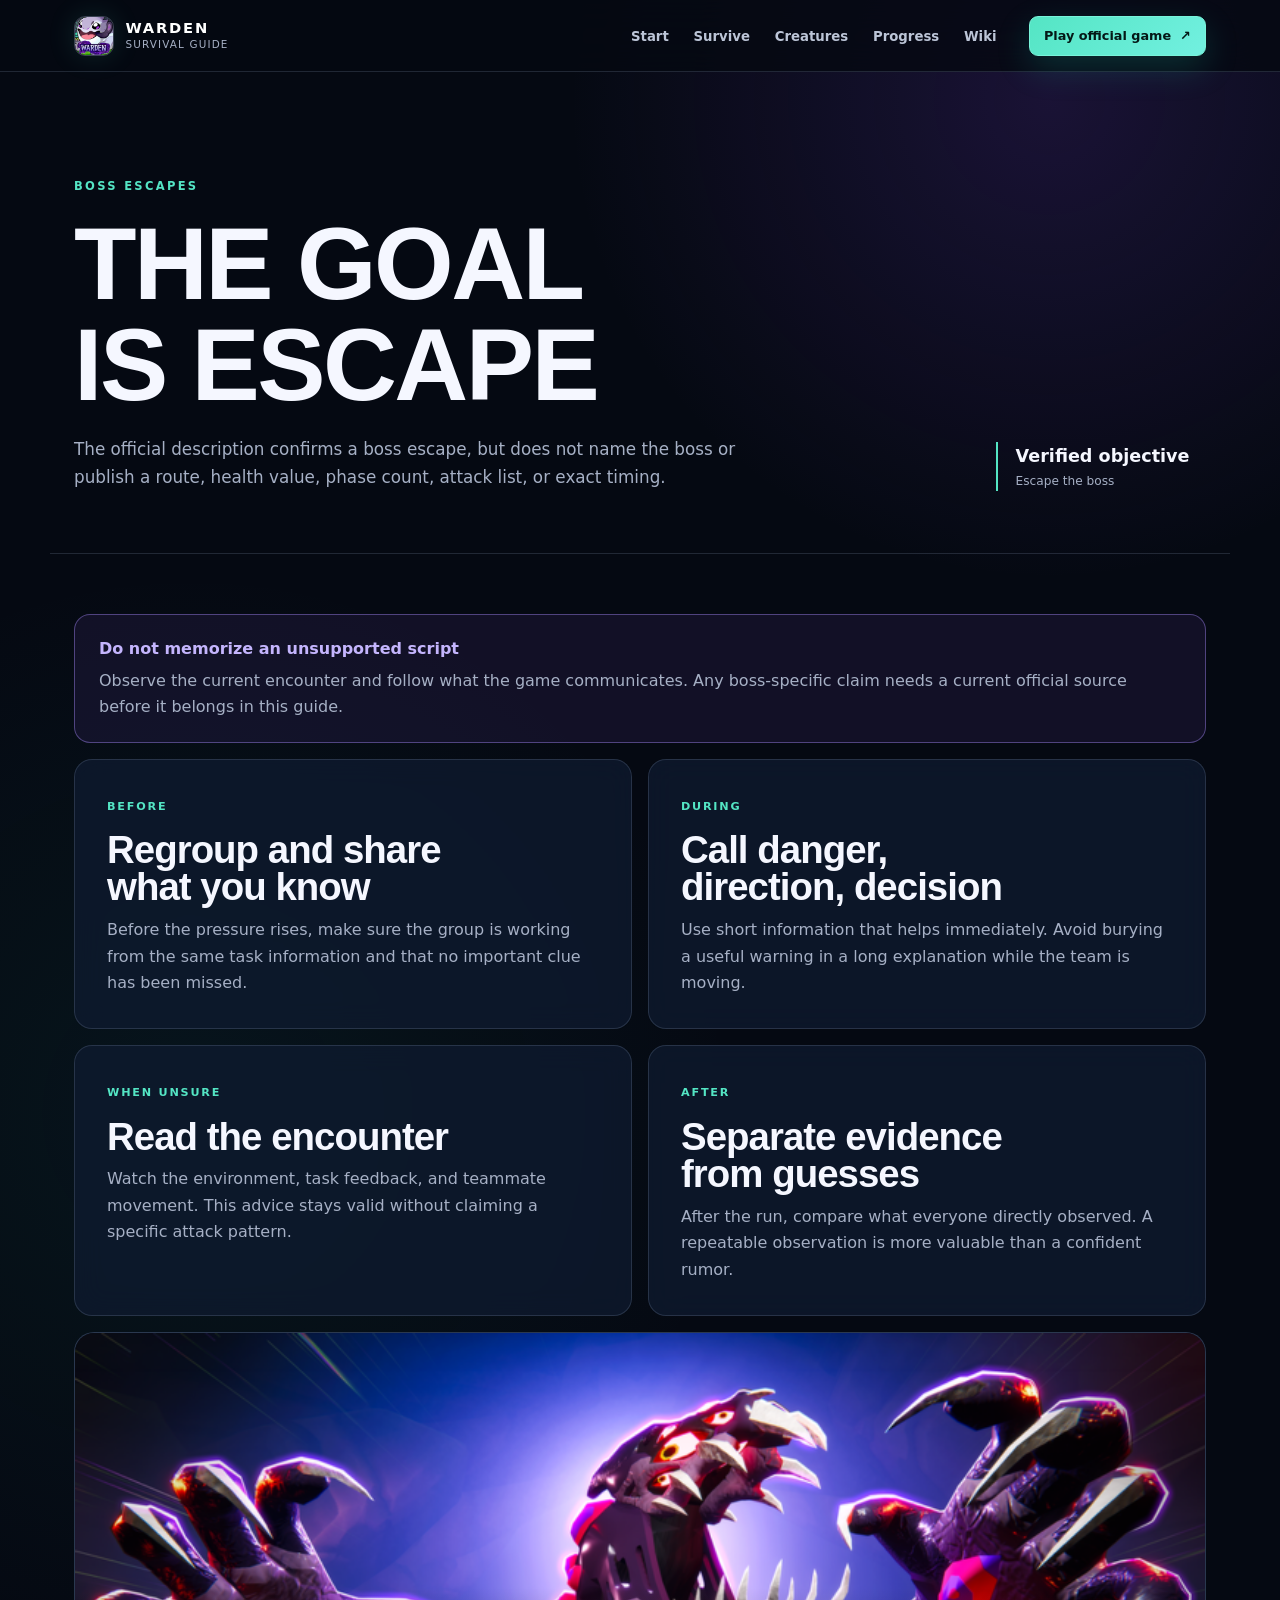
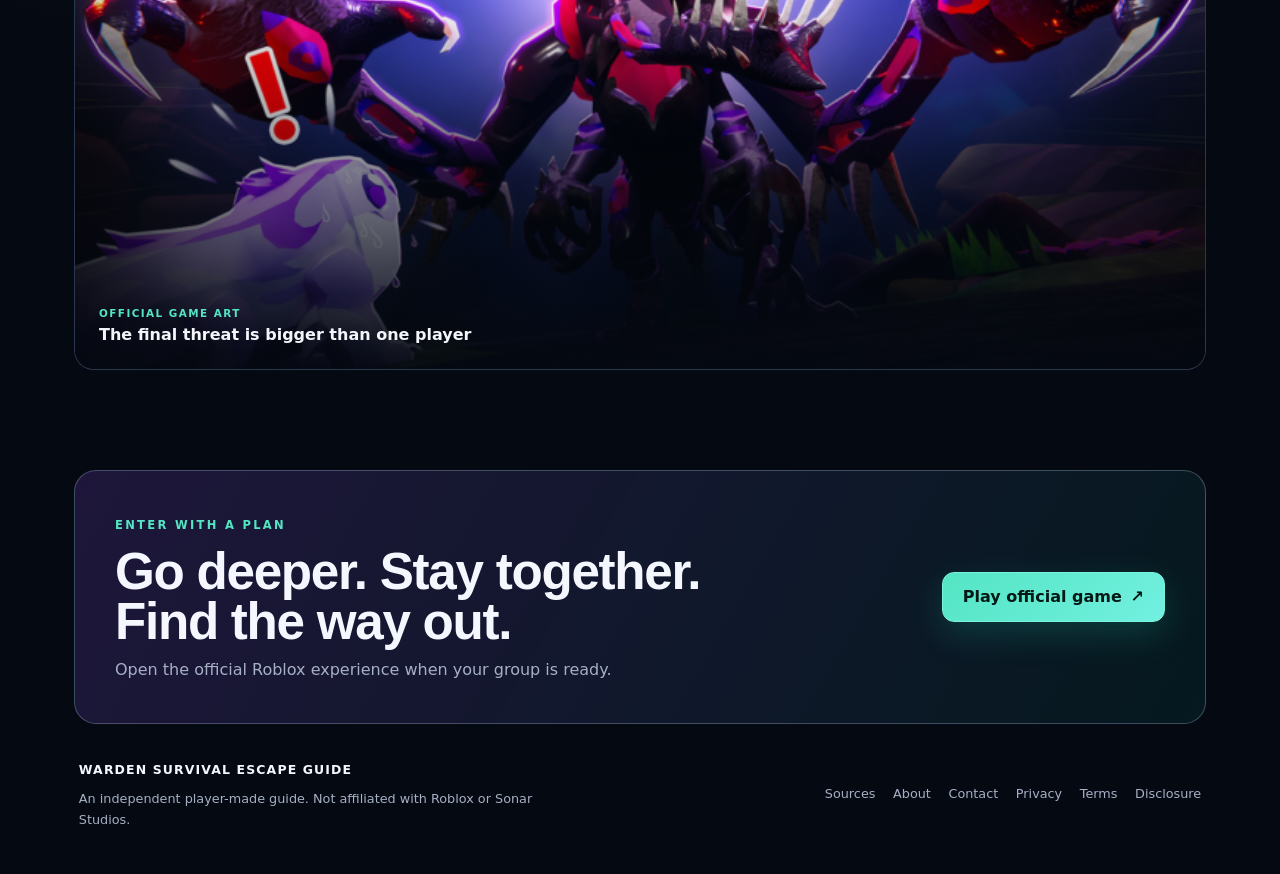
<file: bosses.html>
<!DOCTYPE html><html lang="en"><head><meta charSet="utf-8"/><meta name="viewport" content="width=device-width, initial-scale=1"/><link rel="preload" as="image" href="/game/official-icon.png" fetchPriority="high"/><link rel="stylesheet" href="/_next/static/chunks/03x.g7z8-xb9a.css" data-precedence="next"/><link rel="preload" as="script" fetchPriority="low" href="/_next/static/chunks/0_6xwz-sgzbfn.js"/><script src="/_next/static/chunks/14xlgtmp4lm.j.js" async=""></script><script src="/_next/static/chunks/0gwo8~pq2h6hd.js" async=""></script><script src="/_next/static/chunks/00npwzujjh0eg.js" async=""></script><script src="/_next/static/chunks/turbopack-0fo.sdk9kv2wp.js" async=""></script><script src="/_next/static/chunks/04nls4_if5l0c.js" async=""></script><script src="/_next/static/chunks/0sx6b3.maim68.js" async=""></script><meta name="theme-color" content="#07111f"/><meta name="color-scheme" content="dark"/><title>WARDEN Bosses | WARDEN Guide</title><meta name="description" content="What is confirmed about boss escapes in WARDEN, plus careful team advice that avoids made-up boss details."/><meta name="application-name" content="WARDEN Survival Escape Guide"/><link rel="manifest" href="/manifest.webmanifest"/><meta name="robots" content="index, follow"/><link rel="canonical" href="https://wardensurvivalescape.wiki/bosses"/><meta property="og:title" content="WARDEN Bosses"/><meta property="og:description" content="What is confirmed about boss escapes in WARDEN, plus careful team advice that avoids made-up boss details."/><meta property="og:url" content="https://wardensurvivalescape.wiki/bosses"/><meta property="og:site_name" content="WARDEN Survival Escape Guide"/><meta property="og:image" content="https://wardensurvivalescape.wiki/og.png"/><meta property="og:image:width" content="1200"/><meta property="og:image:height" content="630"/><meta property="og:image:alt" content="WARDEN Survival Escape Guide"/><meta property="og:type" content="website"/><meta name="twitter:card" content="summary_large_image"/><meta name="twitter:title" content="WARDEN Bosses"/><meta name="twitter:description" content="What is confirmed about boss escapes in WARDEN, plus careful team advice that avoids made-up boss details."/><meta name="twitter:image" content="https://wardensurvivalescape.wiki/og.png"/><link rel="shortcut icon" href="/game/official-icon.png"/><link rel="icon" href="/game/official-icon.png"/><link rel="apple-touch-icon" href="/game/official-icon.png"/><script src="/_next/static/chunks/03~yq9q893hmn.js" noModule=""></script></head><body><div hidden=""><!--$--><!--/$--></div><a class="skip-link" href="#main-content">Skip to content</a><header class="site-header"><div class="nav-shell"><a class="brand" aria-label="WARDEN Guide home" href="/"><img src="/game/official-icon.png" alt="Official WARDEN Survival Escape game icon" width="40" height="40" loading="eager" fetchPriority="high" decoding="async"/><span><strong>WARDEN</strong><small>Survival Guide</small></span></a><nav id="site-navigation" class="nav-links" aria-label="Primary navigation"><a class="" href="/how-to-play">Start</a><a class="" href="/survival-guide">Survive</a><a class="" href="/creatures">Creatures</a><a class="" href="/progression">Progress</a><a class="" href="/wiki">Wiki</a><div class="nav-mobile-play"><a class="button button-small" href="https://www.roblox.com/games/130929507719087/WARDEN-Survival-Escape" target="_blank" rel="noopener noreferrer">Play official game <span aria-hidden="true">↗</span></a></div></nav><div class="nav-desktop-play"><a class="button button-small" href="https://www.roblox.com/games/130929507719087/WARDEN-Survival-Escape" target="_blank" rel="noopener noreferrer">Play official game <span aria-hidden="true">↗</span></a></div><button class="menu-button" type="button" aria-controls="site-navigation" aria-expanded="false" aria-label="Open navigation"><span aria-hidden="true">☰</span></button></div></header><main id="main-content"><section class="page-hero"><div><span class="eyebrow">BOSS ESCAPES</span><h1>THE GOAL IS ESCAPE</h1><p>The official description confirms a boss escape, but does not name the boss or publish a route, health value, phase count, attack list, or exact timing.</p></div><aside><strong>Verified objective</strong><span>Escape the boss</span></aside></section><div class="content"><div class="notice"><strong>Do not memorize an unsupported script</strong><p>Observe the current encounter and follow what the game communicates. Any boss-specific claim needs a current official source before it belongs in this guide.</p></div><div class="content-grid"><article class="info-card"><span class="kicker-number">BEFORE</span><h2>Regroup and share what you know</h2><p>Before the pressure rises, make sure the group is working from the same task information and that no important clue has been missed.</p></article><article class="info-card"><span class="kicker-number">DURING</span><h2>Call danger, direction, decision</h2><p>Use short information that helps immediately. Avoid burying a useful warning in a long explanation while the team is moving.</p></article><article class="info-card"><span class="kicker-number">WHEN UNSURE</span><h2>Read the encounter</h2><p>Watch the environment, task feedback, and teammate movement. This advice stays valid without claiming a specific attack pattern.</p></article><article class="info-card"><span class="kicker-number">AFTER</span><h2>Separate evidence from guesses</h2><p>After the run, compare what everyone directly observed. A repeatable observation is more valuable than a confident rumor.</p></article></div><figure class="media-panel" style="margin-top:1rem"><img src="/game/official-boss.png" alt="Official WARDEN artwork showing a towering boss above the group" width="768" height="432" loading="lazy" decoding="async"/><figcaption><span>Official game art</span>The final threat is bigger than one player</figcaption></figure></div><!--$--><!--/$--></main><footer class="site-footer"><div class="footer-callout"><div><span class="eyebrow">ENTER WITH A PLAN</span><h2>Go deeper. Stay together. Find the way out.</h2><p>Open the official Roblox experience when your group is ready.</p></div><a class="button" href="https://www.roblox.com/games/130929507719087/WARDEN-Survival-Escape" target="_blank" rel="noopener noreferrer">Play official game <span aria-hidden="true">↗</span></a></div><div class="footer-row"><div><strong>WARDEN SURVIVAL ESCAPE GUIDE</strong><p>An independent player-made guide. Not affiliated with Roblox or Sonar Studios.</p></div><nav aria-label="Footer navigation"><a href="/sources">Sources</a><a href="/about">About</a><a href="/contact">Contact</a><a href="/privacy">Privacy</a><a href="/terms">Terms</a><a href="/disclosure">Disclosure</a></nav></div></footer><script type="application/ld+json">{"@context":"https://schema.org","@type":"WebSite","name":"WARDEN Survival Escape Guide","url":"https://wardensurvivalescape.wiki","description":"An independent player guide for WARDEN Survival Escape on Roblox.","isAccessibleForFree":true,"about":{"@type":"VideoGame","name":"WARDEN 💀 Survival Escape","url":"https://www.roblox.com/games/130929507719087/WARDEN-Survival-Escape","author":{"@type":"Organization","name":"Sonar Studios","url":"https://www.roblox.com/communities/2919215/Sonar-Studios"}}}</script><script src="/_next/static/chunks/0_6xwz-sgzbfn.js" id="_R_" async=""></script><script>(self.__next_f=self.__next_f||[]).push([0])</script><script>self.__next_f.push([1,"1:\"$Sreact.fragment\"\n2:I[94771,[\"/_next/static/chunks/04nls4_if5l0c.js\",\"/_next/static/chunks/0sx6b3.maim68.js\"],\"SiteHeader\"]\n3:I[49652,[\"/_next/static/chunks/04nls4_if5l0c.js\",\"/_next/static/chunks/0sx6b3.maim68.js\"],\"default\"]\n4:I[51865,[\"/_next/static/chunks/04nls4_if5l0c.js\",\"/_next/static/chunks/0sx6b3.maim68.js\"],\"default\"]\n5:I[44132,[\"/_next/static/chunks/04nls4_if5l0c.js\",\"/_next/static/chunks/0sx6b3.maim68.js\"],\"\"]\nb:I[52199,[\"/_next/static/chunks/04nls4_if5l0c.js\",\"/_next/static/chunks/0sx6b3.maim68.js\"],\"default\",1]\n:HL[\"/_next/static/chunks/03x.g7z8-xb9a.css\",\"style\"]\n"])</script><script>self.__next_f.push([1,"0:{\"P\":null,\"c\":[\"\",\"bosses\"],\"q\":\"\",\"i\":false,\"f\":[[[\"\",{\"children\":[\"bosses\",{\"children\":[\"__PAGE__\",{}]}]},\"$undefined\",\"$undefined\",16],[[\"$\",\"$1\",\"c\",{\"children\":[[[\"$\",\"link\",\"0\",{\"rel\":\"stylesheet\",\"href\":\"/_next/static/chunks/03x.g7z8-xb9a.css\",\"precedence\":\"next\",\"crossOrigin\":\"$undefined\",\"nonce\":\"$undefined\"}],[\"$\",\"script\",\"script-0\",{\"src\":\"/_next/static/chunks/04nls4_if5l0c.js\",\"async\":true,\"nonce\":\"$undefined\"}],[\"$\",\"script\",\"script-1\",{\"src\":\"/_next/static/chunks/0sx6b3.maim68.js\",\"async\":true,\"nonce\":\"$undefined\"}]],[\"$\",\"html\",null,{\"lang\":\"en\",\"children\":[\"$\",\"body\",null,{\"children\":[[\"$\",\"a\",null,{\"className\":\"skip-link\",\"href\":\"#main-content\",\"children\":\"Skip to content\"}],[\"$\",\"$L2\",null,{}],[\"$\",\"main\",null,{\"id\":\"main-content\",\"children\":[\"$\",\"$L3\",null,{\"parallelRouterKey\":\"children\",\"error\":\"$undefined\",\"errorStyles\":\"$undefined\",\"errorScripts\":\"$undefined\",\"template\":[\"$\",\"$L4\",null,{}],\"templateStyles\":\"$undefined\",\"templateScripts\":\"$undefined\",\"notFound\":[[\"$\",\"div\",null,{\"className\":\"legal\",\"children\":[[\"$\",\"span\",null,{\"className\":\"eyebrow\",\"children\":\"404 · LOST IN THE UNKNOWN\"}],[\"$\",\"h1\",null,{\"children\":\"THIS PATH GOES NOWHERE\"}],[\"$\",\"p\",null,{\"children\":\"The guide page you requested does not exist or has moved.\"}],[\"$\",\"p\",null,{\"style\":{\"marginTop\":\"1rem\"},\"children\":[\"$\",\"$L5\",null,{\"className\":\"text-link\",\"href\":\"/\",\"children\":\"Return to the field guide →\"}]}]]}],[]],\"forbidden\":\"$undefined\",\"unauthorized\":\"$undefined\"}]}],[\"$\",\"footer\",null,{\"className\":\"site-footer\",\"children\":[[\"$\",\"div\",null,{\"className\":\"footer-callout\",\"children\":[[\"$\",\"div\",null,{\"children\":[[\"$\",\"span\",null,{\"className\":\"eyebrow\",\"children\":\"ENTER WITH A PLAN\"}],[\"$\",\"h2\",null,{\"children\":\"Go deeper. Stay together. Find the way out.\"}],[\"$\",\"p\",null,{\"children\":\"Open the official Roblox experience when your group is ready.\"}]]}],[\"$\",\"a\",null,{\"className\":\"button\",\"href\":\"https://www.roblox.com/games/130929507719087/WARDEN-Survival-Escape\",\"target\":\"_blank\",\"rel\":\"noopener noreferrer\",\"children\":[\"Play official game \",[\"$\",\"span\",null,{\"aria-hidden\":\"true\",\"children\":\"↗\"}]]}]]}],[\"$\",\"div\",null,{\"className\":\"footer-row\",\"children\":[[\"$\",\"div\",null,{\"children\":[[\"$\",\"strong\",null,{\"children\":\"WARDEN SURVIVAL ESCAPE GUIDE\"}],[\"$\",\"p\",null,{\"children\":\"An independent player-made guide. Not affiliated with Roblox or Sonar Studios.\"}]]}],[\"$\",\"nav\",null,{\"aria-label\":\"Footer navigation\",\"children\":[[\"$\",\"$L5\",\"/sources\",{\"href\":\"/sources\",\"children\":\"Sources\"}],[\"$\",\"$L5\",\"/about\",{\"href\":\"/about\",\"children\":\"About\"}],[\"$\",\"$L5\",\"/contact\",{\"href\":\"/contact\",\"children\":\"Contact\"}],[\"$\",\"$L5\",\"/privacy\",{\"href\":\"/privacy\",\"children\":\"Privacy\"}],[\"$\",\"$L5\",\"/terms\",{\"href\":\"/terms\",\"children\":\"Terms\"}],[\"$\",\"$L5\",\"/disclosure\",{\"href\":\"/disclosure\",\"children\":\"Disclosure\"}]]}]]}]]}],[\"$\",\"script\",null,{\"type\":\"application/ld+json\",\"dangerouslySetInnerHTML\":{\"__html\":\"{\\\"@context\\\":\\\"https://schema.org\\\",\\\"@type\\\":\\\"WebSite\\\",\\\"name\\\":\\\"WARDEN Survival Escape Guide\\\",\\\"url\\\":\\\"https://wardensurvivalescape.wiki\\\",\\\"description\\\":\\\"An independent player guide for WARDEN Survival Escape on Roblox.\\\",\\\"isAccessibleForFree\\\":true,\\\"about\\\":{\\\"@type\\\":\\\"VideoGame\\\",\\\"name\\\":\\\"WARDEN 💀 Survival Escape\\\",\\\"url\\\":\\\"https://www.roblox.com/games/130929507719087/WARDEN-Survival-Escape\\\",\\\"author\\\":{\\\"@type\\\":\\\"Organization\\\",\\\"name\\\":\\\"Sonar Studios\\\",\\\"url\\\":\\\"https://www.roblox.com/communities/2919215/Sonar-Studios\\\"}}}\"}}]]}]}]]}],{\"children\":[[\"$\",\"$1\",\"c\",{\"children\":[null,[\"$\",\"$L3\",null,{\"parallelRouterKey\":\"children\",\"error\":\"$undefined\",\"errorStyles\":\"$undefined\",\"errorScripts\":\"$undefined\",\"template\":[\"$\",\"$L4\",null,{}],\"templateStyles\":\"$undefined\",\"templateScripts\":\"$undefined\",\"notFound\":\"$undefined\",\"forbidden\":\"$undefined\",\"unauthorized\":\"$undefined\"}]]}],{\"children\":[[\"$\",\"$1\",\"c\",{\"children\":[[[\"$\",\"section\",null,{\"className\":\"page-hero\",\"children\":[[\"$\",\"div\",null,{\"children\":[[\"$\",\"span\",null,{\"className\":\"eyebrow\",\"children\":\"BOSS ESCAPES\"}],[\"$\",\"h1\",null,{\"children\":\"THE GOAL IS ESCAPE\"}],[\"$\",\"p\",null,{\"children\":\"The official description confirms a boss escape, but does not name the boss or publish a route, health value, phase count, attack list, or exact timing.\"}]]}],[\"$\",\"aside\",null,{\"children\":[[\"$\",\"strong\",null,{\"children\":\"Verified objective\"}],[\"$\",\"span\",null,{\"children\":\"Escape the boss\"}]]}]]}],[\"$\",\"div\",null,{\"className\":\"content\",\"children\":[[\"$\",\"div\",null,{\"className\":\"notice\",\"children\":[[\"$\",\"strong\",null,{\"children\":\"Do not memorize an unsupported script\"}],[\"$\",\"p\",null,{\"children\":\"Observe the current encounter and follow what the game communicates. Any boss-specific claim needs a current official source before it belongs in this guide.\"}]]}],\"$L6\",\"$L7\"]}]],null,\"$L8\"]}],{},null,false,null]},null,false,\"$@9\"]},null,false,null],\"$La\",false]],\"m\":\"$undefined\",\"G\":[\"$b\",[\"$Lc\"]],\"S\":true,\"h\":null,\"s\":\"$undefined\",\"l\":\"$undefined\",\"p\":\"$undefined\",\"d\":\"$undefined\",\"b\":\"_rrWgCsG80MW6xVOMwszS\"}\n"])</script><script>self.__next_f.push([1,"d:I[62061,[\"/_next/static/chunks/04nls4_if5l0c.js\",\"/_next/static/chunks/0sx6b3.maim68.js\"],\"OutletBoundary\"]\ne:\"$Sreact.suspense\"\n11:I[62061,[\"/_next/static/chunks/04nls4_if5l0c.js\",\"/_next/static/chunks/0sx6b3.maim68.js\"],\"ViewportBoundary\"]\n13:I[62061,[\"/_next/static/chunks/04nls4_if5l0c.js\",\"/_next/static/chunks/0sx6b3.maim68.js\"],\"MetadataBoundary\"]\n"])</script><script>self.__next_f.push([1,"6:[\"$\",\"div\",null,{\"className\":\"content-grid\",\"children\":[[\"$\",\"article\",null,{\"className\":\"info-card\",\"children\":[[\"$\",\"span\",null,{\"className\":\"kicker-number\",\"children\":\"BEFORE\"}],[\"$\",\"h2\",null,{\"children\":\"Regroup and share what you know\"}],[\"$\",\"p\",null,{\"children\":\"Before the pressure rises, make sure the group is working from the same task information and that no important clue has been missed.\"}]]}],[\"$\",\"article\",null,{\"className\":\"info-card\",\"children\":[[\"$\",\"span\",null,{\"className\":\"kicker-number\",\"children\":\"DURING\"}],[\"$\",\"h2\",null,{\"children\":\"Call danger, direction, decision\"}],[\"$\",\"p\",null,{\"children\":\"Use short information that helps immediately. Avoid burying a useful warning in a long explanation while the team is moving.\"}]]}],[\"$\",\"article\",null,{\"className\":\"info-card\",\"children\":[[\"$\",\"span\",null,{\"className\":\"kicker-number\",\"children\":\"WHEN UNSURE\"}],[\"$\",\"h2\",null,{\"children\":\"Read the encounter\"}],[\"$\",\"p\",null,{\"children\":\"Watch the environment, task feedback, and teammate movement. This advice stays valid without claiming a specific attack pattern.\"}]]}],[\"$\",\"article\",null,{\"className\":\"info-card\",\"children\":[[\"$\",\"span\",null,{\"className\":\"kicker-number\",\"children\":\"AFTER\"}],[\"$\",\"h2\",null,{\"children\":\"Separate evidence from guesses\"}],[\"$\",\"p\",null,{\"children\":\"After the run, compare what everyone directly observed. A repeatable observation is more valuable than a confident rumor.\"}]]}]]}]\n"])</script><script>self.__next_f.push([1,"7:[\"$\",\"figure\",null,{\"className\":\"media-panel\",\"style\":{\"marginTop\":\"1rem\"},\"children\":[[\"$\",\"img\",null,{\"src\":\"/game/official-boss.png\",\"alt\":\"Official WARDEN artwork showing a towering boss above the group\",\"width\":768,\"height\":432,\"className\":\"$undefined\",\"sizes\":\"$undefined\",\"loading\":\"lazy\",\"fetchPriority\":\"$undefined\",\"decoding\":\"async\"}],[\"$\",\"figcaption\",null,{\"children\":[[\"$\",\"span\",null,{\"children\":\"Official game art\"}],\"The final threat is bigger than one player\"]}]]}]\n8:[\"$\",\"$Ld\",null,{\"children\":[\"$\",\"$e\",null,{\"name\":\"Next.MetadataOutlet\",\"children\":\"$@f\"}]}]\n10:[]\n9:\"$W10\"\na:[\"$\",\"$1\",\"h\",{\"children\":[null,[\"$\",\"$L11\",null,{\"children\":\"$L12\"}],[\"$\",\"div\",null,{\"hidden\":true,\"children\":[\"$\",\"$L13\",null,{\"children\":[\"$\",\"$e\",null,{\"name\":\"Next.Metadata\",\"children\":\"$L14\"}]}]}],null]}]\nc:[\"$\",\"link\",\"0\",{\"rel\":\"stylesheet\",\"href\":\"/_next/static/chunks/03x.g7z8-xb9a.css\",\"precedence\":\"next\",\"crossOrigin\":\"$undefined\",\"nonce\":\"$undefined\"}]\n"])</script><script>self.__next_f.push([1,"12:[[\"$\",\"meta\",\"0\",{\"charSet\":\"utf-8\"}],[\"$\",\"meta\",\"1\",{\"name\":\"viewport\",\"content\":\"width=device-width, initial-scale=1\"}],[\"$\",\"meta\",\"2\",{\"name\":\"theme-color\",\"content\":\"#07111f\"}],[\"$\",\"meta\",\"3\",{\"name\":\"color-scheme\",\"content\":\"dark\"}]]\n"])</script><script>self.__next_f.push([1,"15:I[13139,[\"/_next/static/chunks/04nls4_if5l0c.js\",\"/_next/static/chunks/0sx6b3.maim68.js\"],\"IconMark\"]\nf:null\n"])</script><script>self.__next_f.push([1,"14:[[\"$\",\"title\",\"0\",{\"children\":\"WARDEN Bosses | WARDEN Guide\"}],[\"$\",\"meta\",\"1\",{\"name\":\"description\",\"content\":\"What is confirmed about boss escapes in WARDEN, plus careful team advice that avoids made-up boss details.\"}],[\"$\",\"meta\",\"2\",{\"name\":\"application-name\",\"content\":\"WARDEN Survival Escape Guide\"}],[\"$\",\"link\",\"3\",{\"rel\":\"manifest\",\"href\":\"/manifest.webmanifest\",\"crossOrigin\":\"$undefined\"}],[\"$\",\"meta\",\"4\",{\"name\":\"robots\",\"content\":\"index, follow\"}],[\"$\",\"link\",\"5\",{\"rel\":\"canonical\",\"href\":\"https://wardensurvivalescape.wiki/bosses\"}],[\"$\",\"meta\",\"6\",{\"property\":\"og:title\",\"content\":\"WARDEN Bosses\"}],[\"$\",\"meta\",\"7\",{\"property\":\"og:description\",\"content\":\"What is confirmed about boss escapes in WARDEN, plus careful team advice that avoids made-up boss details.\"}],[\"$\",\"meta\",\"8\",{\"property\":\"og:url\",\"content\":\"https://wardensurvivalescape.wiki/bosses\"}],[\"$\",\"meta\",\"9\",{\"property\":\"og:site_name\",\"content\":\"WARDEN Survival Escape Guide\"}],[\"$\",\"meta\",\"10\",{\"property\":\"og:image\",\"content\":\"https://wardensurvivalescape.wiki/og.png\"}],[\"$\",\"meta\",\"11\",{\"property\":\"og:image:width\",\"content\":\"1200\"}],[\"$\",\"meta\",\"12\",{\"property\":\"og:image:height\",\"content\":\"630\"}],[\"$\",\"meta\",\"13\",{\"property\":\"og:image:alt\",\"content\":\"WARDEN Survival Escape Guide\"}],[\"$\",\"meta\",\"14\",{\"property\":\"og:type\",\"content\":\"website\"}],[\"$\",\"meta\",\"15\",{\"name\":\"twitter:card\",\"content\":\"summary_large_image\"}],[\"$\",\"meta\",\"16\",{\"name\":\"twitter:title\",\"content\":\"WARDEN Bosses\"}],[\"$\",\"meta\",\"17\",{\"name\":\"twitter:description\",\"content\":\"What is confirmed about boss escapes in WARDEN, plus careful team advice that avoids made-up boss details.\"}],[\"$\",\"meta\",\"18\",{\"name\":\"twitter:image\",\"content\":\"https://wardensurvivalescape.wiki/og.png\"}],[\"$\",\"link\",\"19\",{\"rel\":\"shortcut icon\",\"href\":\"/game/official-icon.png\"}],[\"$\",\"link\",\"20\",{\"rel\":\"icon\",\"href\":\"/game/official-icon.png\"}],[\"$\",\"link\",\"21\",{\"rel\":\"apple-touch-icon\",\"href\":\"/game/official-icon.png\"}],[\"$\",\"$L15\",\"22\",{}]]\n"])</script>  <!-- adsterra-code-handoff:artifact-runtime:start -->
  <script type="module" src="/adsterra/runtime.js" data-adsterra-artifact-runtime data-global-fallback="true"></script>
  <!-- adsterra-code-handoff:artifact-runtime:end -->
</body></html>
</file>
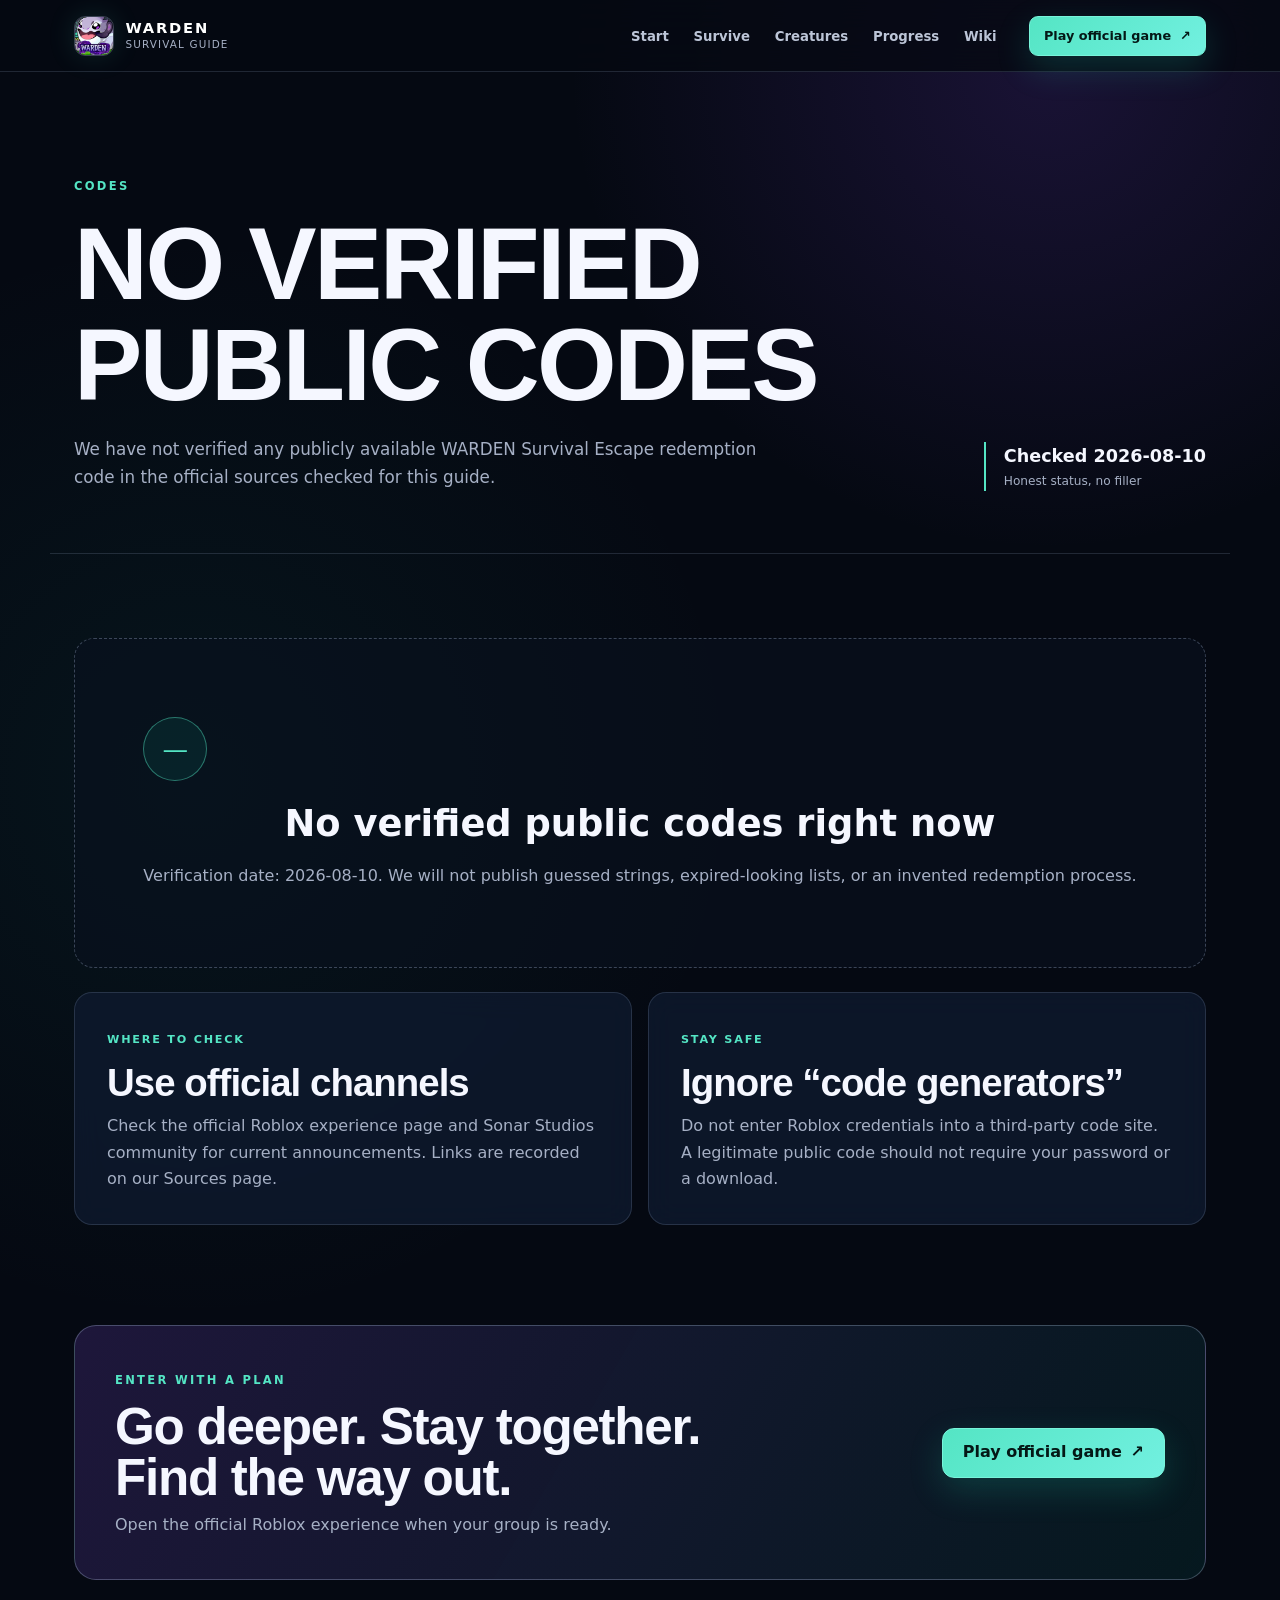
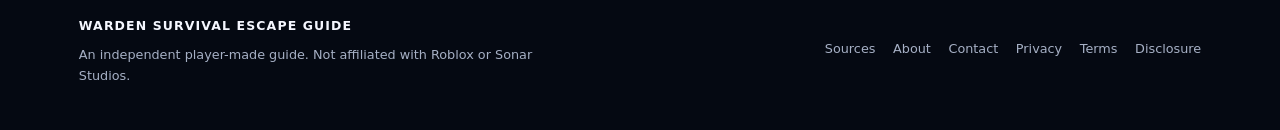
<file: codes.html>
<!DOCTYPE html><html lang="en"><head><meta charSet="utf-8"/><meta name="viewport" content="width=device-width, initial-scale=1"/><link rel="preload" as="image" href="/game/official-icon.png" fetchPriority="high"/><link rel="stylesheet" href="/_next/static/chunks/03x.g7z8-xb9a.css" data-precedence="next"/><link rel="preload" as="script" fetchPriority="low" href="/_next/static/chunks/0_6xwz-sgzbfn.js"/><script src="/_next/static/chunks/14xlgtmp4lm.j.js" async=""></script><script src="/_next/static/chunks/0gwo8~pq2h6hd.js" async=""></script><script src="/_next/static/chunks/00npwzujjh0eg.js" async=""></script><script src="/_next/static/chunks/turbopack-0fo.sdk9kv2wp.js" async=""></script><script src="/_next/static/chunks/04nls4_if5l0c.js" async=""></script><script src="/_next/static/chunks/0sx6b3.maim68.js" async=""></script><meta name="theme-color" content="#07111f"/><meta name="color-scheme" content="dark"/><title>WARDEN Codes | WARDEN Guide</title><meta name="description" content="Current verification status for public WARDEN Survival Escape codes, checked against official sources."/><meta name="application-name" content="WARDEN Survival Escape Guide"/><link rel="manifest" href="/manifest.webmanifest"/><meta name="robots" content="index, follow"/><link rel="canonical" href="https://wardensurvivalescape.wiki/codes"/><meta property="og:title" content="WARDEN Codes"/><meta property="og:description" content="Current verification status for public WARDEN Survival Escape codes, checked against official sources."/><meta property="og:url" content="https://wardensurvivalescape.wiki/codes"/><meta property="og:site_name" content="WARDEN Survival Escape Guide"/><meta property="og:image" content="https://wardensurvivalescape.wiki/og.png"/><meta property="og:image:width" content="1200"/><meta property="og:image:height" content="630"/><meta property="og:image:alt" content="WARDEN Survival Escape Guide"/><meta property="og:type" content="website"/><meta name="twitter:card" content="summary_large_image"/><meta name="twitter:title" content="WARDEN Codes"/><meta name="twitter:description" content="Current verification status for public WARDEN Survival Escape codes, checked against official sources."/><meta name="twitter:image" content="https://wardensurvivalescape.wiki/og.png"/><link rel="shortcut icon" href="/game/official-icon.png"/><link rel="icon" href="/game/official-icon.png"/><link rel="apple-touch-icon" href="/game/official-icon.png"/><script src="/_next/static/chunks/03~yq9q893hmn.js" noModule=""></script></head><body><div hidden=""><!--$--><!--/$--></div><a class="skip-link" href="#main-content">Skip to content</a><header class="site-header"><div class="nav-shell"><a class="brand" aria-label="WARDEN Guide home" href="/"><img src="/game/official-icon.png" alt="Official WARDEN Survival Escape game icon" width="40" height="40" loading="eager" fetchPriority="high" decoding="async"/><span><strong>WARDEN</strong><small>Survival Guide</small></span></a><nav id="site-navigation" class="nav-links" aria-label="Primary navigation"><a class="" href="/how-to-play">Start</a><a class="" href="/survival-guide">Survive</a><a class="" href="/creatures">Creatures</a><a class="" href="/progression">Progress</a><a class="" href="/wiki">Wiki</a><div class="nav-mobile-play"><a class="button button-small" href="https://www.roblox.com/games/130929507719087/WARDEN-Survival-Escape" target="_blank" rel="noopener noreferrer">Play official game <span aria-hidden="true">↗</span></a></div></nav><div class="nav-desktop-play"><a class="button button-small" href="https://www.roblox.com/games/130929507719087/WARDEN-Survival-Escape" target="_blank" rel="noopener noreferrer">Play official game <span aria-hidden="true">↗</span></a></div><button class="menu-button" type="button" aria-controls="site-navigation" aria-expanded="false" aria-label="Open navigation"><span aria-hidden="true">☰</span></button></div></header><main id="main-content"><section class="page-hero"><div><span class="eyebrow">CODES</span><h1>NO VERIFIED PUBLIC CODES</h1><p>We have not verified any publicly available WARDEN Survival Escape redemption code in the official sources checked for this guide.</p></div><aside><strong>Checked <!-- -->2026-08-10</strong><span>Honest status, no filler</span></aside></section><div class="content"><div class="code-empty"><div><span class="status-orb" aria-hidden="true">—</span><strong>No verified public codes right now</strong><p>Verification date: 2026-08-10. We will not publish guessed strings, expired-looking lists, or an invented redemption process.</p></div></div><div class="content-grid"><article class="info-card"><span class="kicker-number">WHERE TO CHECK</span><h2>Use official channels</h2><p>Check the official Roblox experience page and Sonar Studios community for current announcements. Links are recorded on our Sources page.</p></article><article class="info-card"><span class="kicker-number">STAY SAFE</span><h2>Ignore “code generators”</h2><p>Do not enter Roblox credentials into a third-party code site. A legitimate public code should not require your password or a download.</p></article></div></div><!--$--><!--/$--></main><footer class="site-footer"><div class="footer-callout"><div><span class="eyebrow">ENTER WITH A PLAN</span><h2>Go deeper. Stay together. Find the way out.</h2><p>Open the official Roblox experience when your group is ready.</p></div><a class="button" href="https://www.roblox.com/games/130929507719087/WARDEN-Survival-Escape" target="_blank" rel="noopener noreferrer">Play official game <span aria-hidden="true">↗</span></a></div><div class="footer-row"><div><strong>WARDEN SURVIVAL ESCAPE GUIDE</strong><p>An independent player-made guide. Not affiliated with Roblox or Sonar Studios.</p></div><nav aria-label="Footer navigation"><a href="/sources">Sources</a><a href="/about">About</a><a href="/contact">Contact</a><a href="/privacy">Privacy</a><a href="/terms">Terms</a><a href="/disclosure">Disclosure</a></nav></div></footer><script type="application/ld+json">{"@context":"https://schema.org","@type":"WebSite","name":"WARDEN Survival Escape Guide","url":"https://wardensurvivalescape.wiki","description":"An independent player guide for WARDEN Survival Escape on Roblox.","isAccessibleForFree":true,"about":{"@type":"VideoGame","name":"WARDEN 💀 Survival Escape","url":"https://www.roblox.com/games/130929507719087/WARDEN-Survival-Escape","author":{"@type":"Organization","name":"Sonar Studios","url":"https://www.roblox.com/communities/2919215/Sonar-Studios"}}}</script><script src="/_next/static/chunks/0_6xwz-sgzbfn.js" id="_R_" async=""></script><script>(self.__next_f=self.__next_f||[]).push([0])</script><script>self.__next_f.push([1,"1:\"$Sreact.fragment\"\n2:I[94771,[\"/_next/static/chunks/04nls4_if5l0c.js\",\"/_next/static/chunks/0sx6b3.maim68.js\"],\"SiteHeader\"]\n3:I[49652,[\"/_next/static/chunks/04nls4_if5l0c.js\",\"/_next/static/chunks/0sx6b3.maim68.js\"],\"default\"]\n4:I[51865,[\"/_next/static/chunks/04nls4_if5l0c.js\",\"/_next/static/chunks/0sx6b3.maim68.js\"],\"default\"]\n5:I[44132,[\"/_next/static/chunks/04nls4_if5l0c.js\",\"/_next/static/chunks/0sx6b3.maim68.js\"],\"\"]\na:I[52199,[\"/_next/static/chunks/04nls4_if5l0c.js\",\"/_next/static/chunks/0sx6b3.maim68.js\"],\"default\",1]\n:HL[\"/_next/static/chunks/03x.g7z8-xb9a.css\",\"style\"]\n"])</script><script>self.__next_f.push([1,"0:{\"P\":null,\"c\":[\"\",\"codes\"],\"q\":\"\",\"i\":false,\"f\":[[[\"\",{\"children\":[\"codes\",{\"children\":[\"__PAGE__\",{}]}]},\"$undefined\",\"$undefined\",16],[[\"$\",\"$1\",\"c\",{\"children\":[[[\"$\",\"link\",\"0\",{\"rel\":\"stylesheet\",\"href\":\"/_next/static/chunks/03x.g7z8-xb9a.css\",\"precedence\":\"next\",\"crossOrigin\":\"$undefined\",\"nonce\":\"$undefined\"}],[\"$\",\"script\",\"script-0\",{\"src\":\"/_next/static/chunks/04nls4_if5l0c.js\",\"async\":true,\"nonce\":\"$undefined\"}],[\"$\",\"script\",\"script-1\",{\"src\":\"/_next/static/chunks/0sx6b3.maim68.js\",\"async\":true,\"nonce\":\"$undefined\"}]],[\"$\",\"html\",null,{\"lang\":\"en\",\"children\":[\"$\",\"body\",null,{\"children\":[[\"$\",\"a\",null,{\"className\":\"skip-link\",\"href\":\"#main-content\",\"children\":\"Skip to content\"}],[\"$\",\"$L2\",null,{}],[\"$\",\"main\",null,{\"id\":\"main-content\",\"children\":[\"$\",\"$L3\",null,{\"parallelRouterKey\":\"children\",\"error\":\"$undefined\",\"errorStyles\":\"$undefined\",\"errorScripts\":\"$undefined\",\"template\":[\"$\",\"$L4\",null,{}],\"templateStyles\":\"$undefined\",\"templateScripts\":\"$undefined\",\"notFound\":[[\"$\",\"div\",null,{\"className\":\"legal\",\"children\":[[\"$\",\"span\",null,{\"className\":\"eyebrow\",\"children\":\"404 · LOST IN THE UNKNOWN\"}],[\"$\",\"h1\",null,{\"children\":\"THIS PATH GOES NOWHERE\"}],[\"$\",\"p\",null,{\"children\":\"The guide page you requested does not exist or has moved.\"}],[\"$\",\"p\",null,{\"style\":{\"marginTop\":\"1rem\"},\"children\":[\"$\",\"$L5\",null,{\"className\":\"text-link\",\"href\":\"/\",\"children\":\"Return to the field guide →\"}]}]]}],[]],\"forbidden\":\"$undefined\",\"unauthorized\":\"$undefined\"}]}],[\"$\",\"footer\",null,{\"className\":\"site-footer\",\"children\":[[\"$\",\"div\",null,{\"className\":\"footer-callout\",\"children\":[[\"$\",\"div\",null,{\"children\":[[\"$\",\"span\",null,{\"className\":\"eyebrow\",\"children\":\"ENTER WITH A PLAN\"}],[\"$\",\"h2\",null,{\"children\":\"Go deeper. Stay together. Find the way out.\"}],[\"$\",\"p\",null,{\"children\":\"Open the official Roblox experience when your group is ready.\"}]]}],[\"$\",\"a\",null,{\"className\":\"button\",\"href\":\"https://www.roblox.com/games/130929507719087/WARDEN-Survival-Escape\",\"target\":\"_blank\",\"rel\":\"noopener noreferrer\",\"children\":[\"Play official game \",[\"$\",\"span\",null,{\"aria-hidden\":\"true\",\"children\":\"↗\"}]]}]]}],[\"$\",\"div\",null,{\"className\":\"footer-row\",\"children\":[[\"$\",\"div\",null,{\"children\":[[\"$\",\"strong\",null,{\"children\":\"WARDEN SURVIVAL ESCAPE GUIDE\"}],[\"$\",\"p\",null,{\"children\":\"An independent player-made guide. Not affiliated with Roblox or Sonar Studios.\"}]]}],[\"$\",\"nav\",null,{\"aria-label\":\"Footer navigation\",\"children\":[[\"$\",\"$L5\",\"/sources\",{\"href\":\"/sources\",\"children\":\"Sources\"}],[\"$\",\"$L5\",\"/about\",{\"href\":\"/about\",\"children\":\"About\"}],[\"$\",\"$L5\",\"/contact\",{\"href\":\"/contact\",\"children\":\"Contact\"}],[\"$\",\"$L5\",\"/privacy\",{\"href\":\"/privacy\",\"children\":\"Privacy\"}],[\"$\",\"$L5\",\"/terms\",{\"href\":\"/terms\",\"children\":\"Terms\"}],[\"$\",\"$L5\",\"/disclosure\",{\"href\":\"/disclosure\",\"children\":\"Disclosure\"}]]}]]}]]}],[\"$\",\"script\",null,{\"type\":\"application/ld+json\",\"dangerouslySetInnerHTML\":{\"__html\":\"{\\\"@context\\\":\\\"https://schema.org\\\",\\\"@type\\\":\\\"WebSite\\\",\\\"name\\\":\\\"WARDEN Survival Escape Guide\\\",\\\"url\\\":\\\"https://wardensurvivalescape.wiki\\\",\\\"description\\\":\\\"An independent player guide for WARDEN Survival Escape on Roblox.\\\",\\\"isAccessibleForFree\\\":true,\\\"about\\\":{\\\"@type\\\":\\\"VideoGame\\\",\\\"name\\\":\\\"WARDEN 💀 Survival Escape\\\",\\\"url\\\":\\\"https://www.roblox.com/games/130929507719087/WARDEN-Survival-Escape\\\",\\\"author\\\":{\\\"@type\\\":\\\"Organization\\\",\\\"name\\\":\\\"Sonar Studios\\\",\\\"url\\\":\\\"https://www.roblox.com/communities/2919215/Sonar-Studios\\\"}}}\"}}]]}]}]]}],{\"children\":[[\"$\",\"$1\",\"c\",{\"children\":[null,[\"$\",\"$L3\",null,{\"parallelRouterKey\":\"children\",\"error\":\"$undefined\",\"errorStyles\":\"$undefined\",\"errorScripts\":\"$undefined\",\"template\":[\"$\",\"$L4\",null,{}],\"templateStyles\":\"$undefined\",\"templateScripts\":\"$undefined\",\"notFound\":\"$undefined\",\"forbidden\":\"$undefined\",\"unauthorized\":\"$undefined\"}]]}],{\"children\":[[\"$\",\"$1\",\"c\",{\"children\":[[[\"$\",\"section\",null,{\"className\":\"page-hero\",\"children\":[[\"$\",\"div\",null,{\"children\":[[\"$\",\"span\",null,{\"className\":\"eyebrow\",\"children\":\"CODES\"}],[\"$\",\"h1\",null,{\"children\":\"NO VERIFIED PUBLIC CODES\"}],[\"$\",\"p\",null,{\"children\":\"We have not verified any publicly available WARDEN Survival Escape redemption code in the official sources checked for this guide.\"}]]}],[\"$\",\"aside\",null,{\"children\":[[\"$\",\"strong\",null,{\"children\":[\"Checked \",\"2026-08-10\"]}],[\"$\",\"span\",null,{\"children\":\"Honest status, no filler\"}]]}]]}],[\"$\",\"div\",null,{\"className\":\"content\",\"children\":[[\"$\",\"div\",null,{\"className\":\"code-empty\",\"children\":[\"$\",\"div\",null,{\"children\":[[\"$\",\"span\",null,{\"className\":\"status-orb\",\"aria-hidden\":\"true\",\"children\":\"—\"}],[\"$\",\"strong\",null,{\"children\":\"No verified public codes right now\"}],[\"$\",\"p\",null,{\"children\":\"Verification date: 2026-08-10. We will not publish guessed strings, expired-looking lists, or an invented redemption process.\"}]]}]}],\"$L6\"]}]],null,\"$L7\"]}],{},null,false,null]},null,false,\"$@8\"]},null,false,null],\"$L9\",false]],\"m\":\"$undefined\",\"G\":[\"$a\",[\"$Lb\"]],\"S\":true,\"h\":null,\"s\":\"$undefined\",\"l\":\"$undefined\",\"p\":\"$undefined\",\"d\":\"$undefined\",\"b\":\"_rrWgCsG80MW6xVOMwszS\"}\n"])</script><script>self.__next_f.push([1,"c:I[62061,[\"/_next/static/chunks/04nls4_if5l0c.js\",\"/_next/static/chunks/0sx6b3.maim68.js\"],\"OutletBoundary\"]\nd:\"$Sreact.suspense\"\n10:I[62061,[\"/_next/static/chunks/04nls4_if5l0c.js\",\"/_next/static/chunks/0sx6b3.maim68.js\"],\"ViewportBoundary\"]\n12:I[62061,[\"/_next/static/chunks/04nls4_if5l0c.js\",\"/_next/static/chunks/0sx6b3.maim68.js\"],\"MetadataBoundary\"]\n6:[\"$\",\"div\",null,{\"className\":\"content-grid\",\"children\":[[\"$\",\"article\",null,{\"className\":\"info-card\",\"children\":[[\"$\",\"span\",null,{\"className\":\"kicker-number\",\"children\":\"WHERE TO CHECK\"}],[\"$\",\"h2\",null,{\"children\":\"Use official channels\"}],[\"$\",\"p\",null,{\"children\":\"Check the official Roblox experience page and Sonar Studios community for current announcements. Links are recorded on our Sources page.\"}]]}],[\"$\",\"article\",null,{\"className\":\"info-card\",\"children\":[[\"$\",\"span\",null,{\"className\":\"kicker-number\",\"children\":\"STAY SAFE\"}],[\"$\",\"h2\",null,{\"children\":\"Ignore “code generators”\"}],[\"$\",\"p\",null,{\"children\":\"Do not enter Roblox credentials into a third-party code site. A legitimate public code should not require your password or a download.\"}]]}]]}]\n7:[\"$\",\"$Lc\",null,{\"children\":[\"$\",\"$d\",null,{\"name\":\"Next.MetadataOutlet\",\"children\":\"$@e\"}]}]\nf:[]\n8:\"$Wf\"\n9:[\"$\",\"$1\",\"h\",{\"children\":[null,[\"$\",\"$L10\",null,{\"children\":\"$L11\"}],[\"$\",\"div\",null,{\"hidden\":true,\"children\":[\"$\",\"$L12\",null,{\"children\":[\"$\",\"$d\",null,{\"name\":\"Next.Metadata\",\"children\":\"$L13\"}]}]}],null]}]\nb:[\"$\",\"link\",\"0\",{\"rel\":\"stylesheet\",\"href\":\"/_next/static/chunks/03x.g7z8-xb9a.css\",\"precedence\":\"next\",\"crossOrigin\":\"$undefined\",\"nonce\":\"$undefined\"}]\n"])</script><script>self.__next_f.push([1,"11:[[\"$\",\"meta\",\"0\",{\"charSet\":\"utf-8\"}],[\"$\",\"meta\",\"1\",{\"name\":\"viewport\",\"content\":\"width=device-width, initial-scale=1\"}],[\"$\",\"meta\",\"2\",{\"name\":\"theme-color\",\"content\":\"#07111f\"}],[\"$\",\"meta\",\"3\",{\"name\":\"color-scheme\",\"content\":\"dark\"}]]\n"])</script><script>self.__next_f.push([1,"14:I[13139,[\"/_next/static/chunks/04nls4_if5l0c.js\",\"/_next/static/chunks/0sx6b3.maim68.js\"],\"IconMark\"]\ne:null\n"])</script><script>self.__next_f.push([1,"13:[[\"$\",\"title\",\"0\",{\"children\":\"WARDEN Codes | WARDEN Guide\"}],[\"$\",\"meta\",\"1\",{\"name\":\"description\",\"content\":\"Current verification status for public WARDEN Survival Escape codes, checked against official sources.\"}],[\"$\",\"meta\",\"2\",{\"name\":\"application-name\",\"content\":\"WARDEN Survival Escape Guide\"}],[\"$\",\"link\",\"3\",{\"rel\":\"manifest\",\"href\":\"/manifest.webmanifest\",\"crossOrigin\":\"$undefined\"}],[\"$\",\"meta\",\"4\",{\"name\":\"robots\",\"content\":\"index, follow\"}],[\"$\",\"link\",\"5\",{\"rel\":\"canonical\",\"href\":\"https://wardensurvivalescape.wiki/codes\"}],[\"$\",\"meta\",\"6\",{\"property\":\"og:title\",\"content\":\"WARDEN Codes\"}],[\"$\",\"meta\",\"7\",{\"property\":\"og:description\",\"content\":\"Current verification status for public WARDEN Survival Escape codes, checked against official sources.\"}],[\"$\",\"meta\",\"8\",{\"property\":\"og:url\",\"content\":\"https://wardensurvivalescape.wiki/codes\"}],[\"$\",\"meta\",\"9\",{\"property\":\"og:site_name\",\"content\":\"WARDEN Survival Escape Guide\"}],[\"$\",\"meta\",\"10\",{\"property\":\"og:image\",\"content\":\"https://wardensurvivalescape.wiki/og.png\"}],[\"$\",\"meta\",\"11\",{\"property\":\"og:image:width\",\"content\":\"1200\"}],[\"$\",\"meta\",\"12\",{\"property\":\"og:image:height\",\"content\":\"630\"}],[\"$\",\"meta\",\"13\",{\"property\":\"og:image:alt\",\"content\":\"WARDEN Survival Escape Guide\"}],[\"$\",\"meta\",\"14\",{\"property\":\"og:type\",\"content\":\"website\"}],[\"$\",\"meta\",\"15\",{\"name\":\"twitter:card\",\"content\":\"summary_large_image\"}],[\"$\",\"meta\",\"16\",{\"name\":\"twitter:title\",\"content\":\"WARDEN Codes\"}],[\"$\",\"meta\",\"17\",{\"name\":\"twitter:description\",\"content\":\"Current verification status for public WARDEN Survival Escape codes, checked against official sources.\"}],[\"$\",\"meta\",\"18\",{\"name\":\"twitter:image\",\"content\":\"https://wardensurvivalescape.wiki/og.png\"}],[\"$\",\"link\",\"19\",{\"rel\":\"shortcut icon\",\"href\":\"/game/official-icon.png\"}],[\"$\",\"link\",\"20\",{\"rel\":\"icon\",\"href\":\"/game/official-icon.png\"}],[\"$\",\"link\",\"21\",{\"rel\":\"apple-touch-icon\",\"href\":\"/game/official-icon.png\"}],[\"$\",\"$L14\",\"22\",{}]]\n"])</script>  <!-- adsterra-code-handoff:artifact-runtime:start -->
  <script type="module" src="/adsterra/runtime.js" data-adsterra-artifact-runtime data-global-fallback="true"></script>
  <!-- adsterra-code-handoff:artifact-runtime:end -->
</body></html>
</file>
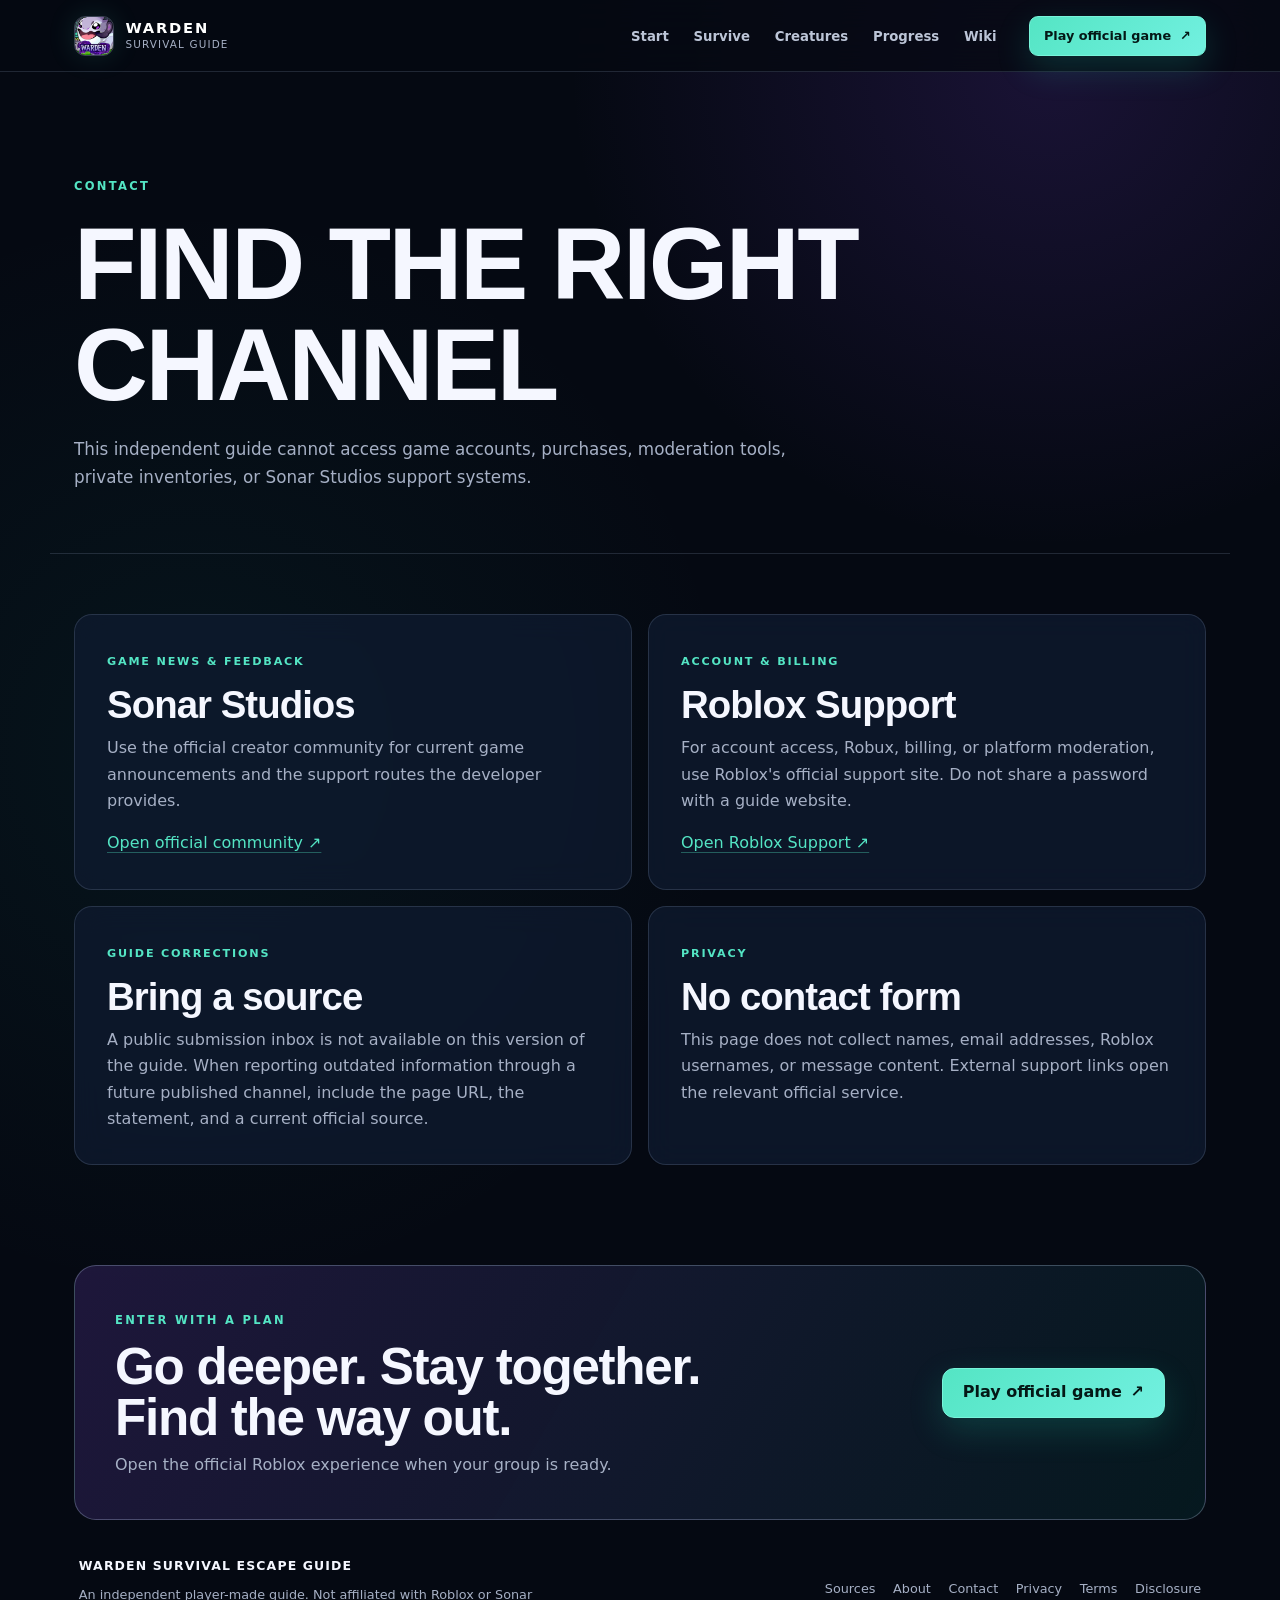
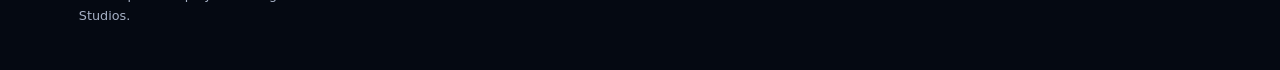
<file: contact.html>
<!DOCTYPE html><html lang="en"><head><meta charSet="utf-8"/><meta name="viewport" content="width=device-width, initial-scale=1"/><link rel="preload" as="image" href="/game/official-icon.png" fetchPriority="high"/><link rel="stylesheet" href="/_next/static/chunks/03x.g7z8-xb9a.css" data-precedence="next"/><link rel="preload" as="script" fetchPriority="low" href="/_next/static/chunks/0_6xwz-sgzbfn.js"/><script src="/_next/static/chunks/14xlgtmp4lm.j.js" async=""></script><script src="/_next/static/chunks/0gwo8~pq2h6hd.js" async=""></script><script src="/_next/static/chunks/00npwzujjh0eg.js" async=""></script><script src="/_next/static/chunks/turbopack-0fo.sdk9kv2wp.js" async=""></script><script src="/_next/static/chunks/04nls4_if5l0c.js" async=""></script><script src="/_next/static/chunks/0sx6b3.maim68.js" async=""></script><meta name="theme-color" content="#07111f"/><meta name="color-scheme" content="dark"/><title>Contact | WARDEN Guide</title><meta name="description" content="Where to go for WARDEN game support, Roblox account help, and guide corrections."/><meta name="application-name" content="WARDEN Survival Escape Guide"/><link rel="manifest" href="/manifest.webmanifest"/><meta name="robots" content="index, follow"/><link rel="canonical" href="https://wardensurvivalescape.wiki/contact"/><meta property="og:title" content="Contact"/><meta property="og:description" content="Where to go for WARDEN game support, Roblox account help, and guide corrections."/><meta property="og:url" content="https://wardensurvivalescape.wiki/contact"/><meta property="og:site_name" content="WARDEN Survival Escape Guide"/><meta property="og:image" content="https://wardensurvivalescape.wiki/og.png"/><meta property="og:image:width" content="1200"/><meta property="og:image:height" content="630"/><meta property="og:image:alt" content="WARDEN Survival Escape Guide"/><meta property="og:type" content="website"/><meta name="twitter:card" content="summary_large_image"/><meta name="twitter:title" content="Contact"/><meta name="twitter:description" content="Where to go for WARDEN game support, Roblox account help, and guide corrections."/><meta name="twitter:image" content="https://wardensurvivalescape.wiki/og.png"/><link rel="shortcut icon" href="/game/official-icon.png"/><link rel="icon" href="/game/official-icon.png"/><link rel="apple-touch-icon" href="/game/official-icon.png"/><script src="/_next/static/chunks/03~yq9q893hmn.js" noModule=""></script></head><body><div hidden=""><!--$--><!--/$--></div><a class="skip-link" href="#main-content">Skip to content</a><header class="site-header"><div class="nav-shell"><a class="brand" aria-label="WARDEN Guide home" href="/"><img src="/game/official-icon.png" alt="Official WARDEN Survival Escape game icon" width="40" height="40" loading="eager" fetchPriority="high" decoding="async"/><span><strong>WARDEN</strong><small>Survival Guide</small></span></a><nav id="site-navigation" class="nav-links" aria-label="Primary navigation"><a class="" href="/how-to-play">Start</a><a class="" href="/survival-guide">Survive</a><a class="" href="/creatures">Creatures</a><a class="" href="/progression">Progress</a><a class="" href="/wiki">Wiki</a><div class="nav-mobile-play"><a class="button button-small" href="https://www.roblox.com/games/130929507719087/WARDEN-Survival-Escape" target="_blank" rel="noopener noreferrer">Play official game <span aria-hidden="true">↗</span></a></div></nav><div class="nav-desktop-play"><a class="button button-small" href="https://www.roblox.com/games/130929507719087/WARDEN-Survival-Escape" target="_blank" rel="noopener noreferrer">Play official game <span aria-hidden="true">↗</span></a></div><button class="menu-button" type="button" aria-controls="site-navigation" aria-expanded="false" aria-label="Open navigation"><span aria-hidden="true">☰</span></button></div></header><main id="main-content"><section class="page-hero"><div><span class="eyebrow">CONTACT</span><h1>FIND THE RIGHT CHANNEL</h1><p>This independent guide cannot access game accounts, purchases, moderation tools, private inventories, or Sonar Studios support systems.</p></div></section><div class="content"><div class="content-grid"><article class="info-card"><span class="kicker-number">GAME NEWS &amp; FEEDBACK</span><h2>Sonar Studios</h2><p>Use the official creator community for current game announcements and the support routes the developer provides.</p><p style="margin-top:1rem"><a class="text-link" href="https://www.roblox.com/communities/2919215/Sonar-Studios" target="_blank" rel="noopener noreferrer">Open official community ↗</a></p></article><article class="info-card"><span class="kicker-number">ACCOUNT &amp; BILLING</span><h2>Roblox Support</h2><p>For account access, Robux, billing, or platform moderation, use Roblox&#x27;s official support site. Do not share a password with a guide website.</p><p style="margin-top:1rem"><a class="text-link" href="https://www.roblox.com/support" target="_blank" rel="noopener noreferrer">Open Roblox Support ↗</a></p></article><article class="info-card"><span class="kicker-number">GUIDE CORRECTIONS</span><h2>Bring a source</h2><p>A public submission inbox is not available on this version of the guide. When reporting outdated information through a future published channel, include the page URL, the statement, and a current official source.</p></article><article class="info-card"><span class="kicker-number">PRIVACY</span><h2>No contact form</h2><p>This page does not collect names, email addresses, Roblox usernames, or message content. External support links open the relevant official service.</p></article></div></div><!--$--><!--/$--></main><footer class="site-footer"><div class="footer-callout"><div><span class="eyebrow">ENTER WITH A PLAN</span><h2>Go deeper. Stay together. Find the way out.</h2><p>Open the official Roblox experience when your group is ready.</p></div><a class="button" href="https://www.roblox.com/games/130929507719087/WARDEN-Survival-Escape" target="_blank" rel="noopener noreferrer">Play official game <span aria-hidden="true">↗</span></a></div><div class="footer-row"><div><strong>WARDEN SURVIVAL ESCAPE GUIDE</strong><p>An independent player-made guide. Not affiliated with Roblox or Sonar Studios.</p></div><nav aria-label="Footer navigation"><a href="/sources">Sources</a><a href="/about">About</a><a href="/contact">Contact</a><a href="/privacy">Privacy</a><a href="/terms">Terms</a><a href="/disclosure">Disclosure</a></nav></div></footer><script type="application/ld+json">{"@context":"https://schema.org","@type":"WebSite","name":"WARDEN Survival Escape Guide","url":"https://wardensurvivalescape.wiki","description":"An independent player guide for WARDEN Survival Escape on Roblox.","isAccessibleForFree":true,"about":{"@type":"VideoGame","name":"WARDEN 💀 Survival Escape","url":"https://www.roblox.com/games/130929507719087/WARDEN-Survival-Escape","author":{"@type":"Organization","name":"Sonar Studios","url":"https://www.roblox.com/communities/2919215/Sonar-Studios"}}}</script><script src="/_next/static/chunks/0_6xwz-sgzbfn.js" id="_R_" async=""></script><script>(self.__next_f=self.__next_f||[]).push([0])</script><script>self.__next_f.push([1,"1:\"$Sreact.fragment\"\n2:I[94771,[\"/_next/static/chunks/04nls4_if5l0c.js\",\"/_next/static/chunks/0sx6b3.maim68.js\"],\"SiteHeader\"]\n3:I[49652,[\"/_next/static/chunks/04nls4_if5l0c.js\",\"/_next/static/chunks/0sx6b3.maim68.js\"],\"default\"]\n4:I[51865,[\"/_next/static/chunks/04nls4_if5l0c.js\",\"/_next/static/chunks/0sx6b3.maim68.js\"],\"default\"]\n5:I[44132,[\"/_next/static/chunks/04nls4_if5l0c.js\",\"/_next/static/chunks/0sx6b3.maim68.js\"],\"\"]\nc:I[52199,[\"/_next/static/chunks/04nls4_if5l0c.js\",\"/_next/static/chunks/0sx6b3.maim68.js\"],\"default\",1]\n:HL[\"/_next/static/chunks/03x.g7z8-xb9a.css\",\"style\"]\n"])</script><script>self.__next_f.push([1,"0:{\"P\":null,\"c\":[\"\",\"contact\"],\"q\":\"\",\"i\":false,\"f\":[[[\"\",{\"children\":[\"contact\",{\"children\":[\"__PAGE__\",{}]}]},\"$undefined\",\"$undefined\",16],[[\"$\",\"$1\",\"c\",{\"children\":[[[\"$\",\"link\",\"0\",{\"rel\":\"stylesheet\",\"href\":\"/_next/static/chunks/03x.g7z8-xb9a.css\",\"precedence\":\"next\",\"crossOrigin\":\"$undefined\",\"nonce\":\"$undefined\"}],[\"$\",\"script\",\"script-0\",{\"src\":\"/_next/static/chunks/04nls4_if5l0c.js\",\"async\":true,\"nonce\":\"$undefined\"}],[\"$\",\"script\",\"script-1\",{\"src\":\"/_next/static/chunks/0sx6b3.maim68.js\",\"async\":true,\"nonce\":\"$undefined\"}]],[\"$\",\"html\",null,{\"lang\":\"en\",\"children\":[\"$\",\"body\",null,{\"children\":[[\"$\",\"a\",null,{\"className\":\"skip-link\",\"href\":\"#main-content\",\"children\":\"Skip to content\"}],[\"$\",\"$L2\",null,{}],[\"$\",\"main\",null,{\"id\":\"main-content\",\"children\":[\"$\",\"$L3\",null,{\"parallelRouterKey\":\"children\",\"error\":\"$undefined\",\"errorStyles\":\"$undefined\",\"errorScripts\":\"$undefined\",\"template\":[\"$\",\"$L4\",null,{}],\"templateStyles\":\"$undefined\",\"templateScripts\":\"$undefined\",\"notFound\":[[\"$\",\"div\",null,{\"className\":\"legal\",\"children\":[[\"$\",\"span\",null,{\"className\":\"eyebrow\",\"children\":\"404 · LOST IN THE UNKNOWN\"}],[\"$\",\"h1\",null,{\"children\":\"THIS PATH GOES NOWHERE\"}],[\"$\",\"p\",null,{\"children\":\"The guide page you requested does not exist or has moved.\"}],[\"$\",\"p\",null,{\"style\":{\"marginTop\":\"1rem\"},\"children\":[\"$\",\"$L5\",null,{\"className\":\"text-link\",\"href\":\"/\",\"children\":\"Return to the field guide →\"}]}]]}],[]],\"forbidden\":\"$undefined\",\"unauthorized\":\"$undefined\"}]}],[\"$\",\"footer\",null,{\"className\":\"site-footer\",\"children\":[[\"$\",\"div\",null,{\"className\":\"footer-callout\",\"children\":[[\"$\",\"div\",null,{\"children\":[[\"$\",\"span\",null,{\"className\":\"eyebrow\",\"children\":\"ENTER WITH A PLAN\"}],[\"$\",\"h2\",null,{\"children\":\"Go deeper. Stay together. Find the way out.\"}],[\"$\",\"p\",null,{\"children\":\"Open the official Roblox experience when your group is ready.\"}]]}],[\"$\",\"a\",null,{\"className\":\"button\",\"href\":\"https://www.roblox.com/games/130929507719087/WARDEN-Survival-Escape\",\"target\":\"_blank\",\"rel\":\"noopener noreferrer\",\"children\":[\"Play official game \",[\"$\",\"span\",null,{\"aria-hidden\":\"true\",\"children\":\"↗\"}]]}]]}],[\"$\",\"div\",null,{\"className\":\"footer-row\",\"children\":[[\"$\",\"div\",null,{\"children\":[[\"$\",\"strong\",null,{\"children\":\"WARDEN SURVIVAL ESCAPE GUIDE\"}],[\"$\",\"p\",null,{\"children\":\"An independent player-made guide. Not affiliated with Roblox or Sonar Studios.\"}]]}],[\"$\",\"nav\",null,{\"aria-label\":\"Footer navigation\",\"children\":[[\"$\",\"$L5\",\"/sources\",{\"href\":\"/sources\",\"children\":\"Sources\"}],[\"$\",\"$L5\",\"/about\",{\"href\":\"/about\",\"children\":\"About\"}],[\"$\",\"$L5\",\"/contact\",{\"href\":\"/contact\",\"children\":\"Contact\"}],[\"$\",\"$L5\",\"/privacy\",{\"href\":\"/privacy\",\"children\":\"Privacy\"}],[\"$\",\"$L5\",\"/terms\",{\"href\":\"/terms\",\"children\":\"Terms\"}],[\"$\",\"$L5\",\"/disclosure\",{\"href\":\"/disclosure\",\"children\":\"Disclosure\"}]]}]]}]]}],[\"$\",\"script\",null,{\"type\":\"application/ld+json\",\"dangerouslySetInnerHTML\":{\"__html\":\"{\\\"@context\\\":\\\"https://schema.org\\\",\\\"@type\\\":\\\"WebSite\\\",\\\"name\\\":\\\"WARDEN Survival Escape Guide\\\",\\\"url\\\":\\\"https://wardensurvivalescape.wiki\\\",\\\"description\\\":\\\"An independent player guide for WARDEN Survival Escape on Roblox.\\\",\\\"isAccessibleForFree\\\":true,\\\"about\\\":{\\\"@type\\\":\\\"VideoGame\\\",\\\"name\\\":\\\"WARDEN 💀 Survival Escape\\\",\\\"url\\\":\\\"https://www.roblox.com/games/130929507719087/WARDEN-Survival-Escape\\\",\\\"author\\\":{\\\"@type\\\":\\\"Organization\\\",\\\"name\\\":\\\"Sonar Studios\\\",\\\"url\\\":\\\"https://www.roblox.com/communities/2919215/Sonar-Studios\\\"}}}\"}}]]}]}]]}],{\"children\":[[\"$\",\"$1\",\"c\",{\"children\":[null,[\"$\",\"$L3\",null,{\"parallelRouterKey\":\"children\",\"error\":\"$undefined\",\"errorStyles\":\"$undefined\",\"errorScripts\":\"$undefined\",\"template\":[\"$\",\"$L4\",null,{}],\"templateStyles\":\"$undefined\",\"templateScripts\":\"$undefined\",\"notFound\":\"$undefined\",\"forbidden\":\"$undefined\",\"unauthorized\":\"$undefined\"}]]}],{\"children\":[[\"$\",\"$1\",\"c\",{\"children\":[[[\"$\",\"section\",null,{\"className\":\"page-hero\",\"children\":[[\"$\",\"div\",null,{\"children\":[[\"$\",\"span\",null,{\"className\":\"eyebrow\",\"children\":\"CONTACT\"}],[\"$\",\"h1\",null,{\"children\":\"FIND THE RIGHT CHANNEL\"}],[\"$\",\"p\",null,{\"children\":\"This independent guide cannot access game accounts, purchases, moderation tools, private inventories, or Sonar Studios support systems.\"}]]}],null]}],[\"$\",\"div\",null,{\"className\":\"content\",\"children\":[\"$\",\"div\",null,{\"className\":\"content-grid\",\"children\":[[\"$\",\"article\",null,{\"className\":\"info-card\",\"children\":[[\"$\",\"span\",null,{\"className\":\"kicker-number\",\"children\":\"GAME NEWS \u0026 FEEDBACK\"}],[\"$\",\"h2\",null,{\"children\":\"Sonar Studios\"}],[\"$\",\"p\",null,{\"children\":\"Use the official creator community for current game announcements and the support routes the developer provides.\"}],[\"$\",\"p\",null,{\"style\":{\"marginTop\":\"1rem\"},\"children\":[\"$\",\"a\",null,{\"className\":\"text-link\",\"href\":\"https://www.roblox.com/communities/2919215/Sonar-Studios\",\"target\":\"_blank\",\"rel\":\"noopener noreferrer\",\"children\":\"Open official community ↗\"}]}]]}],\"$L6\",\"$L7\",\"$L8\"]}]}]],null,\"$L9\"]}],{},null,false,null]},null,false,\"$@a\"]},null,false,null],\"$Lb\",false]],\"m\":\"$undefined\",\"G\":[\"$c\",[\"$Ld\"]],\"S\":true,\"h\":null,\"s\":\"$undefined\",\"l\":\"$undefined\",\"p\":\"$undefined\",\"d\":\"$undefined\",\"b\":\"_rrWgCsG80MW6xVOMwszS\"}\n"])</script><script>self.__next_f.push([1,"e:I[62061,[\"/_next/static/chunks/04nls4_if5l0c.js\",\"/_next/static/chunks/0sx6b3.maim68.js\"],\"OutletBoundary\"]\nf:\"$Sreact.suspense\"\n12:I[62061,[\"/_next/static/chunks/04nls4_if5l0c.js\",\"/_next/static/chunks/0sx6b3.maim68.js\"],\"ViewportBoundary\"]\n14:I[62061,[\"/_next/static/chunks/04nls4_if5l0c.js\",\"/_next/static/chunks/0sx6b3.maim68.js\"],\"MetadataBoundary\"]\n6:[\"$\",\"article\",null,{\"className\":\"info-card\",\"children\":[[\"$\",\"span\",null,{\"className\":\"kicker-number\",\"children\":\"ACCOUNT \u0026 BILLING\"}],[\"$\",\"h2\",null,{\"children\":\"Roblox Support\"}],[\"$\",\"p\",null,{\"children\":\"For account access, Robux, billing, or platform moderation, use Roblox's official support site. Do not share a password with a guide website.\"}],[\"$\",\"p\",null,{\"style\":{\"marginTop\":\"1rem\"},\"children\":[\"$\",\"a\",null,{\"className\":\"text-link\",\"href\":\"https://www.roblox.com/support\",\"target\":\"_blank\",\"rel\":\"noopener noreferrer\",\"children\":\"Open Roblox Support ↗\"}]}]]}]\n7:[\"$\",\"article\",null,{\"className\":\"info-card\",\"children\":[[\"$\",\"span\",null,{\"className\":\"kicker-number\",\"children\":\"GUIDE CORRECTIONS\"}],[\"$\",\"h2\",null,{\"children\":\"Bring a source\"}],[\"$\",\"p\",null,{\"children\":\"A public submission inbox is not available on this version of the guide. When reporting outdated information through a future published channel, include the page URL, the statement, and a current official source.\"}]]}]\n8:[\"$\",\"article\",null,{\"className\":\"info-card\",\"children\":[[\"$\",\"span\",null,{\"className\":\"kicker-number\",\"children\":\"PRIVACY\"}],[\"$\",\"h2\",null,{\"children\":\"No contact form\"}],[\"$\",\"p\",null,{\"children\":\"This page does not collect names, email addresses, Roblox usernames, or message content. External support links open the relevant official service.\"}]]}]\n9:[\"$\",\"$Le\",null,{\"children\":[\"$\",\"$f\",null,{\"name\":\"Next.MetadataOutlet\",\"children\":\"$@10\"}]}]\n11:[]\na:\"$W11\"\nb:[\"$\",\"$1\",\"h\",{\"children\":[null,[\"$\",\"$L12\",null,{\"children\":\"$L13\"}],[\"$\",\"div\",null,{\"hidden\":true,\"children\":[\"$\",\"$L14\",null,{\"children\":[\"$\",\"$f\",null,{\"name\":\"Next.Metadata\",\"children\":\"$L15\"}]}]}],null]}]\nd:[\"$\",\"link\",\"0\",{\"rel\":\"stylesheet\",\"href\":\"/_next/static/chunks/03x.g7z8-xb9a.css\",\"precedence\":\"next\",\"crossOrigin\":\"$undefined\",\"nonce\":\"$undefined\"}]\n"])</script><script>self.__next_f.push([1,"13:[[\"$\",\"meta\",\"0\",{\"charSet\":\"utf-8\"}],[\"$\",\"meta\",\"1\",{\"name\":\"viewport\",\"content\":\"width=device-width, initial-scale=1\"}],[\"$\",\"meta\",\"2\",{\"name\":\"theme-color\",\"content\":\"#07111f\"}],[\"$\",\"meta\",\"3\",{\"name\":\"color-scheme\",\"content\":\"dark\"}]]\n"])</script><script>self.__next_f.push([1,"16:I[13139,[\"/_next/static/chunks/04nls4_if5l0c.js\",\"/_next/static/chunks/0sx6b3.maim68.js\"],\"IconMark\"]\n10:null\n"])</script><script>self.__next_f.push([1,"15:[[\"$\",\"title\",\"0\",{\"children\":\"Contact | WARDEN Guide\"}],[\"$\",\"meta\",\"1\",{\"name\":\"description\",\"content\":\"Where to go for WARDEN game support, Roblox account help, and guide corrections.\"}],[\"$\",\"meta\",\"2\",{\"name\":\"application-name\",\"content\":\"WARDEN Survival Escape Guide\"}],[\"$\",\"link\",\"3\",{\"rel\":\"manifest\",\"href\":\"/manifest.webmanifest\",\"crossOrigin\":\"$undefined\"}],[\"$\",\"meta\",\"4\",{\"name\":\"robots\",\"content\":\"index, follow\"}],[\"$\",\"link\",\"5\",{\"rel\":\"canonical\",\"href\":\"https://wardensurvivalescape.wiki/contact\"}],[\"$\",\"meta\",\"6\",{\"property\":\"og:title\",\"content\":\"Contact\"}],[\"$\",\"meta\",\"7\",{\"property\":\"og:description\",\"content\":\"Where to go for WARDEN game support, Roblox account help, and guide corrections.\"}],[\"$\",\"meta\",\"8\",{\"property\":\"og:url\",\"content\":\"https://wardensurvivalescape.wiki/contact\"}],[\"$\",\"meta\",\"9\",{\"property\":\"og:site_name\",\"content\":\"WARDEN Survival Escape Guide\"}],[\"$\",\"meta\",\"10\",{\"property\":\"og:image\",\"content\":\"https://wardensurvivalescape.wiki/og.png\"}],[\"$\",\"meta\",\"11\",{\"property\":\"og:image:width\",\"content\":\"1200\"}],[\"$\",\"meta\",\"12\",{\"property\":\"og:image:height\",\"content\":\"630\"}],[\"$\",\"meta\",\"13\",{\"property\":\"og:image:alt\",\"content\":\"WARDEN Survival Escape Guide\"}],[\"$\",\"meta\",\"14\",{\"property\":\"og:type\",\"content\":\"website\"}],[\"$\",\"meta\",\"15\",{\"name\":\"twitter:card\",\"content\":\"summary_large_image\"}],[\"$\",\"meta\",\"16\",{\"name\":\"twitter:title\",\"content\":\"Contact\"}],[\"$\",\"meta\",\"17\",{\"name\":\"twitter:description\",\"content\":\"Where to go for WARDEN game support, Roblox account help, and guide corrections.\"}],[\"$\",\"meta\",\"18\",{\"name\":\"twitter:image\",\"content\":\"https://wardensurvivalescape.wiki/og.png\"}],[\"$\",\"link\",\"19\",{\"rel\":\"shortcut icon\",\"href\":\"/game/official-icon.png\"}],[\"$\",\"link\",\"20\",{\"rel\":\"icon\",\"href\":\"/game/official-icon.png\"}],[\"$\",\"link\",\"21\",{\"rel\":\"apple-touch-icon\",\"href\":\"/game/official-icon.png\"}],[\"$\",\"$L16\",\"22\",{}]]\n"])</script></body></html>
</file>
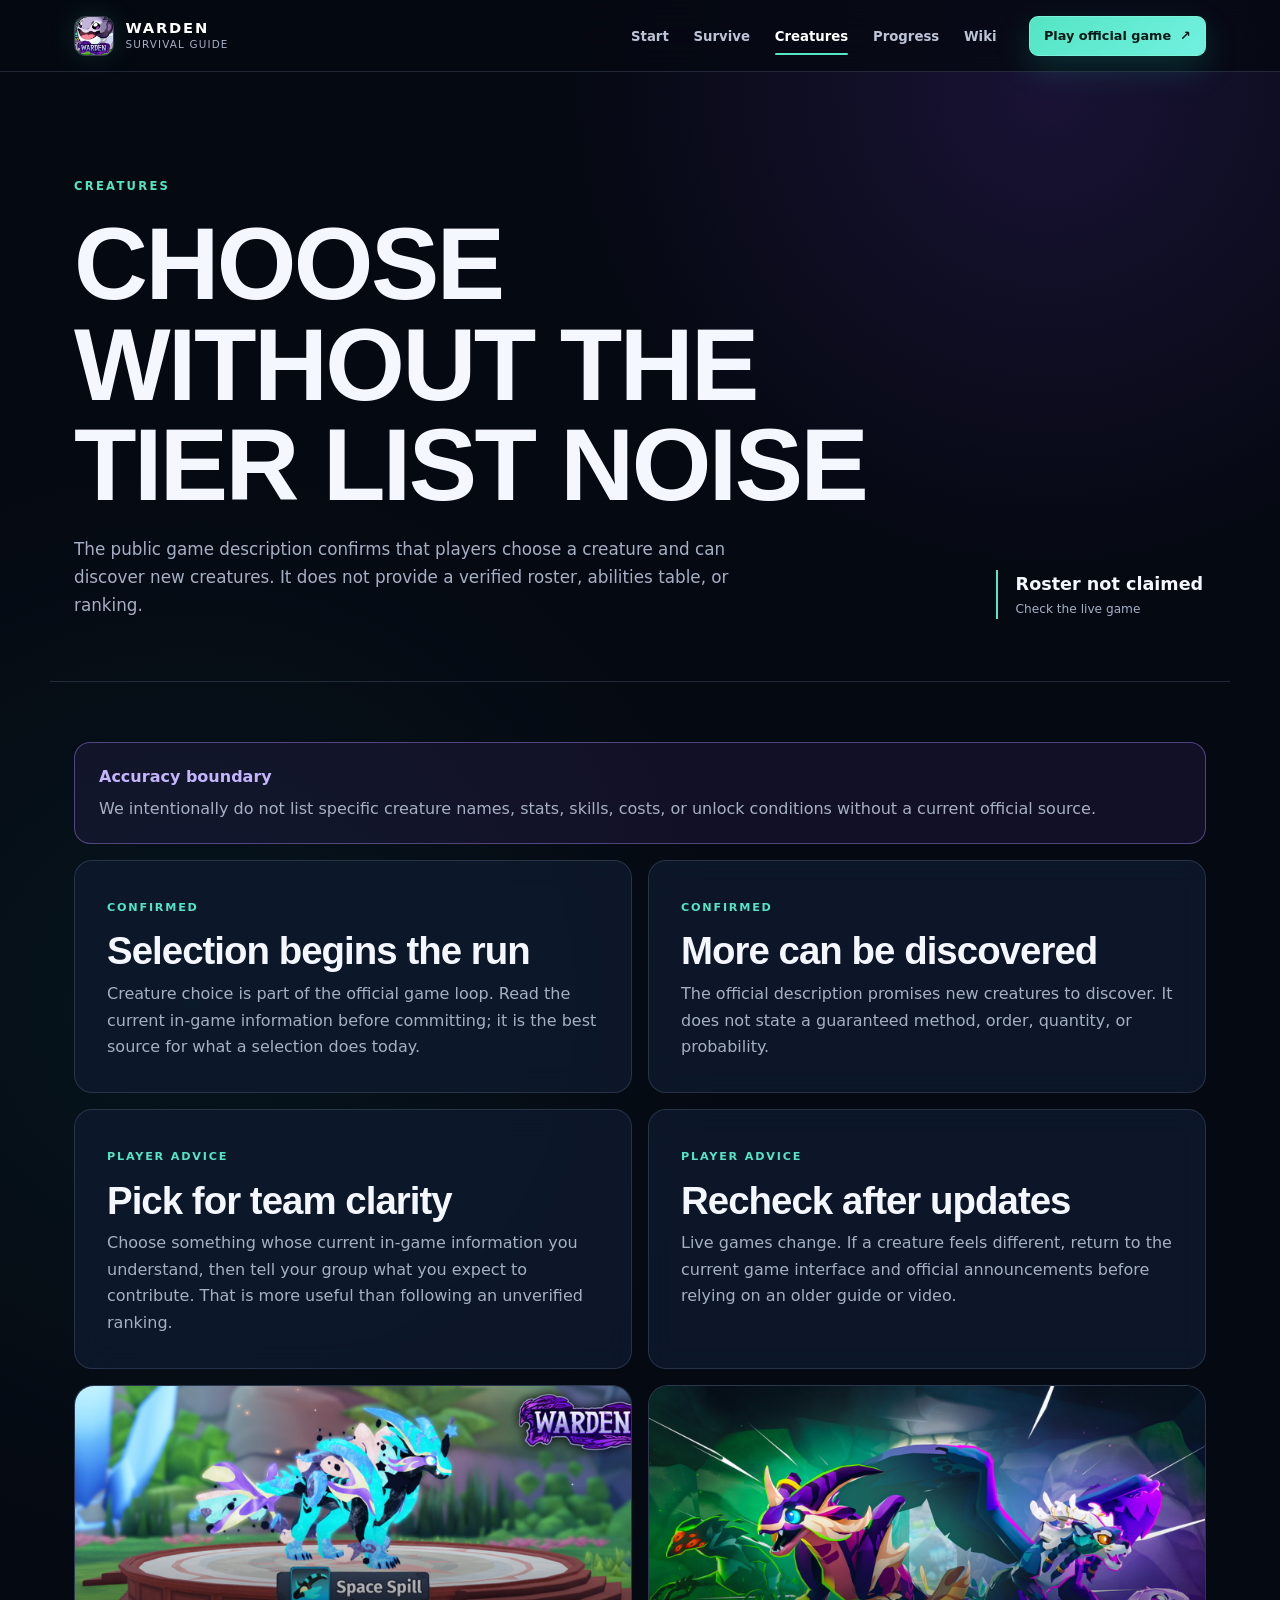
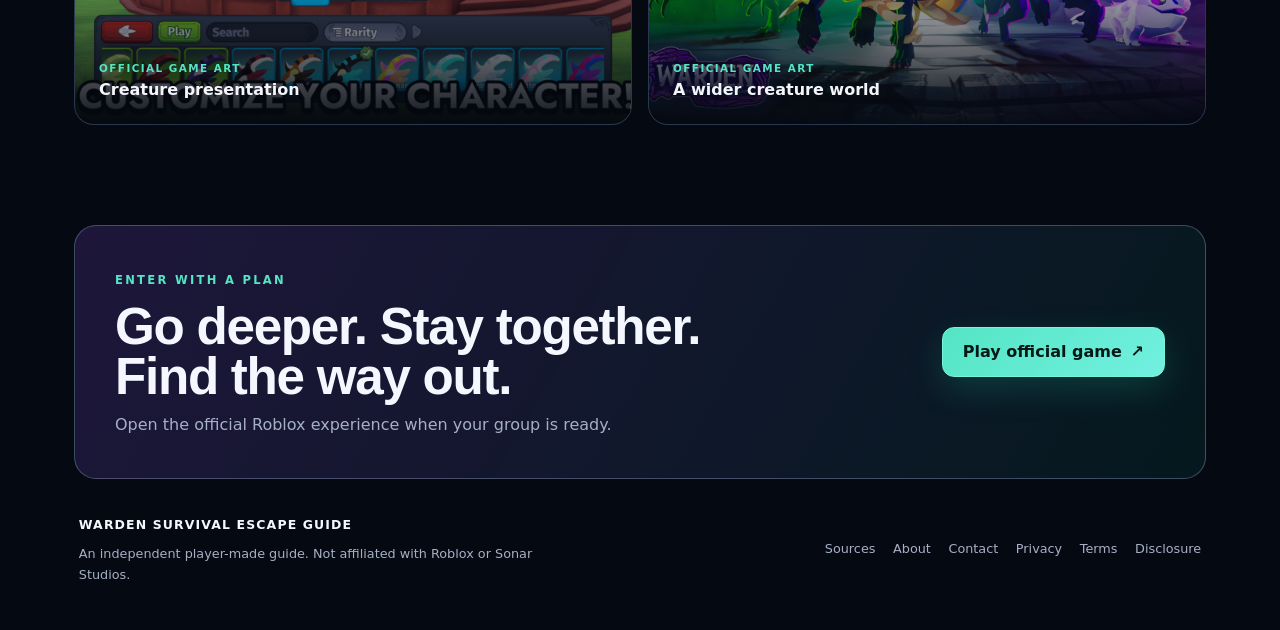
<file: creatures.html>
<!DOCTYPE html><html lang="en"><head><meta charSet="utf-8"/><meta name="viewport" content="width=device-width, initial-scale=1"/><link rel="preload" as="image" href="/game/official-icon.png" fetchPriority="high"/><link rel="stylesheet" href="/_next/static/chunks/03x.g7z8-xb9a.css" data-precedence="next"/><link rel="preload" as="script" fetchPriority="low" href="/_next/static/chunks/0_6xwz-sgzbfn.js"/><script src="/_next/static/chunks/14xlgtmp4lm.j.js" async=""></script><script src="/_next/static/chunks/0gwo8~pq2h6hd.js" async=""></script><script src="/_next/static/chunks/00npwzujjh0eg.js" async=""></script><script src="/_next/static/chunks/turbopack-0fo.sdk9kv2wp.js" async=""></script><script src="/_next/static/chunks/04nls4_if5l0c.js" async=""></script><script src="/_next/static/chunks/0sx6b3.maim68.js" async=""></script><meta name="theme-color" content="#07111f"/><meta name="color-scheme" content="dark"/><title>WARDEN Creatures | WARDEN Guide</title><meta name="description" content="What is officially confirmed about choosing and discovering creatures in WARDEN, without fabricated names or rankings."/><meta name="application-name" content="WARDEN Survival Escape Guide"/><link rel="manifest" href="/manifest.webmanifest"/><meta name="robots" content="index, follow"/><link rel="canonical" href="https://wardensurvivalescape.wiki/creatures"/><meta property="og:title" content="WARDEN Creatures"/><meta property="og:description" content="What is officially confirmed about choosing and discovering creatures in WARDEN, without fabricated names or rankings."/><meta property="og:url" content="https://wardensurvivalescape.wiki/creatures"/><meta property="og:site_name" content="WARDEN Survival Escape Guide"/><meta property="og:image" content="https://wardensurvivalescape.wiki/og.png"/><meta property="og:image:width" content="1200"/><meta property="og:image:height" content="630"/><meta property="og:image:alt" content="WARDEN Survival Escape Guide"/><meta property="og:type" content="website"/><meta name="twitter:card" content="summary_large_image"/><meta name="twitter:title" content="WARDEN Creatures"/><meta name="twitter:description" content="What is officially confirmed about choosing and discovering creatures in WARDEN, without fabricated names or rankings."/><meta name="twitter:image" content="https://wardensurvivalescape.wiki/og.png"/><link rel="shortcut icon" href="/game/official-icon.png"/><link rel="icon" href="/game/official-icon.png"/><link rel="apple-touch-icon" href="/game/official-icon.png"/><script src="/_next/static/chunks/03~yq9q893hmn.js" noModule=""></script></head><body><div hidden=""><!--$--><!--/$--></div><a class="skip-link" href="#main-content">Skip to content</a><header class="site-header"><div class="nav-shell"><a class="brand" aria-label="WARDEN Guide home" href="/"><img src="/game/official-icon.png" alt="Official WARDEN Survival Escape game icon" width="40" height="40" loading="eager" fetchPriority="high" decoding="async"/><span><strong>WARDEN</strong><small>Survival Guide</small></span></a><nav id="site-navigation" class="nav-links" aria-label="Primary navigation"><a class="" href="/how-to-play">Start</a><a class="" href="/survival-guide">Survive</a><a class="active" aria-current="page" href="/creatures">Creatures</a><a class="" href="/progression">Progress</a><a class="" href="/wiki">Wiki</a><div class="nav-mobile-play"><a class="button button-small" href="https://www.roblox.com/games/130929507719087/WARDEN-Survival-Escape" target="_blank" rel="noopener noreferrer">Play official game <span aria-hidden="true">↗</span></a></div></nav><div class="nav-desktop-play"><a class="button button-small" href="https://www.roblox.com/games/130929507719087/WARDEN-Survival-Escape" target="_blank" rel="noopener noreferrer">Play official game <span aria-hidden="true">↗</span></a></div><button class="menu-button" type="button" aria-controls="site-navigation" aria-expanded="false" aria-label="Open navigation"><span aria-hidden="true">☰</span></button></div></header><main id="main-content"><section class="page-hero"><div><span class="eyebrow">CREATURES</span><h1>CHOOSE WITHOUT THE TIER LIST NOISE</h1><p>The public game description confirms that players choose a creature and can discover new creatures. It does not provide a verified roster, abilities table, or ranking.</p></div><aside><strong>Roster not claimed</strong><span>Check the live game</span></aside></section><div class="content"><div class="notice"><strong>Accuracy boundary</strong><p>We intentionally do not list specific creature names, stats, skills, costs, or unlock conditions without a current official source.</p></div><div class="content-grid"><article class="info-card"><span class="kicker-number">CONFIRMED</span><h2>Selection begins the run</h2><p>Creature choice is part of the official game loop. Read the current in-game information before committing; it is the best source for what a selection does today.</p></article><article class="info-card"><span class="kicker-number">CONFIRMED</span><h2>More can be discovered</h2><p>The official description promises new creatures to discover. It does not state a guaranteed method, order, quantity, or probability.</p></article><article class="info-card"><span class="kicker-number">PLAYER ADVICE</span><h2>Pick for team clarity</h2><p>Choose something whose current in-game information you understand, then tell your group what you expect to contribute. That is more useful than following an unverified ranking.</p></article><article class="info-card"><span class="kicker-number">PLAYER ADVICE</span><h2>Recheck after updates</h2><p>Live games change. If a creature feels different, return to the current game interface and official announcements before relying on an older guide or video.</p></article></div><div class="media-split"><figure class="media-panel"><img src="/game/official-customize.png" alt="Official WARDEN artwork presenting creature customization" width="762" height="432" loading="lazy" decoding="async"/><figcaption><span>Official game art</span>Creature presentation</figcaption></figure><figure class="media-panel"><img src="/game/official-ensemble.png" alt="Official WARDEN artwork featuring an ensemble of creatures" width="768" height="432" loading="lazy" decoding="async"/><figcaption><span>Official game art</span>A wider creature world</figcaption></figure></div></div><!--$--><!--/$--></main><footer class="site-footer"><div class="footer-callout"><div><span class="eyebrow">ENTER WITH A PLAN</span><h2>Go deeper. Stay together. Find the way out.</h2><p>Open the official Roblox experience when your group is ready.</p></div><a class="button" href="https://www.roblox.com/games/130929507719087/WARDEN-Survival-Escape" target="_blank" rel="noopener noreferrer">Play official game <span aria-hidden="true">↗</span></a></div><div class="footer-row"><div><strong>WARDEN SURVIVAL ESCAPE GUIDE</strong><p>An independent player-made guide. Not affiliated with Roblox or Sonar Studios.</p></div><nav aria-label="Footer navigation"><a href="/sources">Sources</a><a href="/about">About</a><a href="/contact">Contact</a><a href="/privacy">Privacy</a><a href="/terms">Terms</a><a href="/disclosure">Disclosure</a></nav></div></footer><script type="application/ld+json">{"@context":"https://schema.org","@type":"WebSite","name":"WARDEN Survival Escape Guide","url":"https://wardensurvivalescape.wiki","description":"An independent player guide for WARDEN Survival Escape on Roblox.","isAccessibleForFree":true,"about":{"@type":"VideoGame","name":"WARDEN 💀 Survival Escape","url":"https://www.roblox.com/games/130929507719087/WARDEN-Survival-Escape","author":{"@type":"Organization","name":"Sonar Studios","url":"https://www.roblox.com/communities/2919215/Sonar-Studios"}}}</script><script src="/_next/static/chunks/0_6xwz-sgzbfn.js" id="_R_" async=""></script><script>(self.__next_f=self.__next_f||[]).push([0])</script><script>self.__next_f.push([1,"1:\"$Sreact.fragment\"\n2:I[94771,[\"/_next/static/chunks/04nls4_if5l0c.js\",\"/_next/static/chunks/0sx6b3.maim68.js\"],\"SiteHeader\"]\n3:I[49652,[\"/_next/static/chunks/04nls4_if5l0c.js\",\"/_next/static/chunks/0sx6b3.maim68.js\"],\"default\"]\n4:I[51865,[\"/_next/static/chunks/04nls4_if5l0c.js\",\"/_next/static/chunks/0sx6b3.maim68.js\"],\"default\"]\n5:I[44132,[\"/_next/static/chunks/04nls4_if5l0c.js\",\"/_next/static/chunks/0sx6b3.maim68.js\"],\"\"]\nb:I[52199,[\"/_next/static/chunks/04nls4_if5l0c.js\",\"/_next/static/chunks/0sx6b3.maim68.js\"],\"default\",1]\n:HL[\"/_next/static/chunks/03x.g7z8-xb9a.css\",\"style\"]\n"])</script><script>self.__next_f.push([1,"0:{\"P\":null,\"c\":[\"\",\"creatures\"],\"q\":\"\",\"i\":false,\"f\":[[[\"\",{\"children\":[\"creatures\",{\"children\":[\"__PAGE__\",{}]}]},\"$undefined\",\"$undefined\",16],[[\"$\",\"$1\",\"c\",{\"children\":[[[\"$\",\"link\",\"0\",{\"rel\":\"stylesheet\",\"href\":\"/_next/static/chunks/03x.g7z8-xb9a.css\",\"precedence\":\"next\",\"crossOrigin\":\"$undefined\",\"nonce\":\"$undefined\"}],[\"$\",\"script\",\"script-0\",{\"src\":\"/_next/static/chunks/04nls4_if5l0c.js\",\"async\":true,\"nonce\":\"$undefined\"}],[\"$\",\"script\",\"script-1\",{\"src\":\"/_next/static/chunks/0sx6b3.maim68.js\",\"async\":true,\"nonce\":\"$undefined\"}]],[\"$\",\"html\",null,{\"lang\":\"en\",\"children\":[\"$\",\"body\",null,{\"children\":[[\"$\",\"a\",null,{\"className\":\"skip-link\",\"href\":\"#main-content\",\"children\":\"Skip to content\"}],[\"$\",\"$L2\",null,{}],[\"$\",\"main\",null,{\"id\":\"main-content\",\"children\":[\"$\",\"$L3\",null,{\"parallelRouterKey\":\"children\",\"error\":\"$undefined\",\"errorStyles\":\"$undefined\",\"errorScripts\":\"$undefined\",\"template\":[\"$\",\"$L4\",null,{}],\"templateStyles\":\"$undefined\",\"templateScripts\":\"$undefined\",\"notFound\":[[\"$\",\"div\",null,{\"className\":\"legal\",\"children\":[[\"$\",\"span\",null,{\"className\":\"eyebrow\",\"children\":\"404 · LOST IN THE UNKNOWN\"}],[\"$\",\"h1\",null,{\"children\":\"THIS PATH GOES NOWHERE\"}],[\"$\",\"p\",null,{\"children\":\"The guide page you requested does not exist or has moved.\"}],[\"$\",\"p\",null,{\"style\":{\"marginTop\":\"1rem\"},\"children\":[\"$\",\"$L5\",null,{\"className\":\"text-link\",\"href\":\"/\",\"children\":\"Return to the field guide →\"}]}]]}],[]],\"forbidden\":\"$undefined\",\"unauthorized\":\"$undefined\"}]}],[\"$\",\"footer\",null,{\"className\":\"site-footer\",\"children\":[[\"$\",\"div\",null,{\"className\":\"footer-callout\",\"children\":[[\"$\",\"div\",null,{\"children\":[[\"$\",\"span\",null,{\"className\":\"eyebrow\",\"children\":\"ENTER WITH A PLAN\"}],[\"$\",\"h2\",null,{\"children\":\"Go deeper. Stay together. Find the way out.\"}],[\"$\",\"p\",null,{\"children\":\"Open the official Roblox experience when your group is ready.\"}]]}],[\"$\",\"a\",null,{\"className\":\"button\",\"href\":\"https://www.roblox.com/games/130929507719087/WARDEN-Survival-Escape\",\"target\":\"_blank\",\"rel\":\"noopener noreferrer\",\"children\":[\"Play official game \",[\"$\",\"span\",null,{\"aria-hidden\":\"true\",\"children\":\"↗\"}]]}]]}],[\"$\",\"div\",null,{\"className\":\"footer-row\",\"children\":[[\"$\",\"div\",null,{\"children\":[[\"$\",\"strong\",null,{\"children\":\"WARDEN SURVIVAL ESCAPE GUIDE\"}],[\"$\",\"p\",null,{\"children\":\"An independent player-made guide. Not affiliated with Roblox or Sonar Studios.\"}]]}],[\"$\",\"nav\",null,{\"aria-label\":\"Footer navigation\",\"children\":[[\"$\",\"$L5\",\"/sources\",{\"href\":\"/sources\",\"children\":\"Sources\"}],[\"$\",\"$L5\",\"/about\",{\"href\":\"/about\",\"children\":\"About\"}],[\"$\",\"$L5\",\"/contact\",{\"href\":\"/contact\",\"children\":\"Contact\"}],[\"$\",\"$L5\",\"/privacy\",{\"href\":\"/privacy\",\"children\":\"Privacy\"}],[\"$\",\"$L5\",\"/terms\",{\"href\":\"/terms\",\"children\":\"Terms\"}],[\"$\",\"$L5\",\"/disclosure\",{\"href\":\"/disclosure\",\"children\":\"Disclosure\"}]]}]]}]]}],[\"$\",\"script\",null,{\"type\":\"application/ld+json\",\"dangerouslySetInnerHTML\":{\"__html\":\"{\\\"@context\\\":\\\"https://schema.org\\\",\\\"@type\\\":\\\"WebSite\\\",\\\"name\\\":\\\"WARDEN Survival Escape Guide\\\",\\\"url\\\":\\\"https://wardensurvivalescape.wiki\\\",\\\"description\\\":\\\"An independent player guide for WARDEN Survival Escape on Roblox.\\\",\\\"isAccessibleForFree\\\":true,\\\"about\\\":{\\\"@type\\\":\\\"VideoGame\\\",\\\"name\\\":\\\"WARDEN 💀 Survival Escape\\\",\\\"url\\\":\\\"https://www.roblox.com/games/130929507719087/WARDEN-Survival-Escape\\\",\\\"author\\\":{\\\"@type\\\":\\\"Organization\\\",\\\"name\\\":\\\"Sonar Studios\\\",\\\"url\\\":\\\"https://www.roblox.com/communities/2919215/Sonar-Studios\\\"}}}\"}}]]}]}]]}],{\"children\":[[\"$\",\"$1\",\"c\",{\"children\":[null,[\"$\",\"$L3\",null,{\"parallelRouterKey\":\"children\",\"error\":\"$undefined\",\"errorStyles\":\"$undefined\",\"errorScripts\":\"$undefined\",\"template\":[\"$\",\"$L4\",null,{}],\"templateStyles\":\"$undefined\",\"templateScripts\":\"$undefined\",\"notFound\":\"$undefined\",\"forbidden\":\"$undefined\",\"unauthorized\":\"$undefined\"}]]}],{\"children\":[[\"$\",\"$1\",\"c\",{\"children\":[[[\"$\",\"section\",null,{\"className\":\"page-hero\",\"children\":[[\"$\",\"div\",null,{\"children\":[[\"$\",\"span\",null,{\"className\":\"eyebrow\",\"children\":\"CREATURES\"}],[\"$\",\"h1\",null,{\"children\":\"CHOOSE WITHOUT THE TIER LIST NOISE\"}],[\"$\",\"p\",null,{\"children\":\"The public game description confirms that players choose a creature and can discover new creatures. It does not provide a verified roster, abilities table, or ranking.\"}]]}],[\"$\",\"aside\",null,{\"children\":[[\"$\",\"strong\",null,{\"children\":\"Roster not claimed\"}],[\"$\",\"span\",null,{\"children\":\"Check the live game\"}]]}]]}],[\"$\",\"div\",null,{\"className\":\"content\",\"children\":[[\"$\",\"div\",null,{\"className\":\"notice\",\"children\":[[\"$\",\"strong\",null,{\"children\":\"Accuracy boundary\"}],[\"$\",\"p\",null,{\"children\":\"We intentionally do not list specific creature names, stats, skills, costs, or unlock conditions without a current official source.\"}]]}],\"$L6\",\"$L7\"]}]],null,\"$L8\"]}],{},null,false,null]},null,false,\"$@9\"]},null,false,null],\"$La\",false]],\"m\":\"$undefined\",\"G\":[\"$b\",[\"$Lc\"]],\"S\":true,\"h\":null,\"s\":\"$undefined\",\"l\":\"$undefined\",\"p\":\"$undefined\",\"d\":\"$undefined\",\"b\":\"_rrWgCsG80MW6xVOMwszS\"}\n"])</script><script>self.__next_f.push([1,"d:I[62061,[\"/_next/static/chunks/04nls4_if5l0c.js\",\"/_next/static/chunks/0sx6b3.maim68.js\"],\"OutletBoundary\"]\ne:\"$Sreact.suspense\"\n11:I[62061,[\"/_next/static/chunks/04nls4_if5l0c.js\",\"/_next/static/chunks/0sx6b3.maim68.js\"],\"ViewportBoundary\"]\n13:I[62061,[\"/_next/static/chunks/04nls4_if5l0c.js\",\"/_next/static/chunks/0sx6b3.maim68.js\"],\"MetadataBoundary\"]\n"])</script><script>self.__next_f.push([1,"6:[\"$\",\"div\",null,{\"className\":\"content-grid\",\"children\":[[\"$\",\"article\",null,{\"className\":\"info-card\",\"children\":[[\"$\",\"span\",null,{\"className\":\"kicker-number\",\"children\":\"CONFIRMED\"}],[\"$\",\"h2\",null,{\"children\":\"Selection begins the run\"}],[\"$\",\"p\",null,{\"children\":\"Creature choice is part of the official game loop. Read the current in-game information before committing; it is the best source for what a selection does today.\"}]]}],[\"$\",\"article\",null,{\"className\":\"info-card\",\"children\":[[\"$\",\"span\",null,{\"className\":\"kicker-number\",\"children\":\"CONFIRMED\"}],[\"$\",\"h2\",null,{\"children\":\"More can be discovered\"}],[\"$\",\"p\",null,{\"children\":\"The official description promises new creatures to discover. It does not state a guaranteed method, order, quantity, or probability.\"}]]}],[\"$\",\"article\",null,{\"className\":\"info-card\",\"children\":[[\"$\",\"span\",null,{\"className\":\"kicker-number\",\"children\":\"PLAYER ADVICE\"}],[\"$\",\"h2\",null,{\"children\":\"Pick for team clarity\"}],[\"$\",\"p\",null,{\"children\":\"Choose something whose current in-game information you understand, then tell your group what you expect to contribute. That is more useful than following an unverified ranking.\"}]]}],[\"$\",\"article\",null,{\"className\":\"info-card\",\"children\":[[\"$\",\"span\",null,{\"className\":\"kicker-number\",\"children\":\"PLAYER ADVICE\"}],[\"$\",\"h2\",null,{\"children\":\"Recheck after updates\"}],[\"$\",\"p\",null,{\"children\":\"Live games change. If a creature feels different, return to the current game interface and official announcements before relying on an older guide or video.\"}]]}]]}]\n"])</script><script>self.__next_f.push([1,"7:[\"$\",\"div\",null,{\"className\":\"media-split\",\"children\":[[\"$\",\"figure\",null,{\"className\":\"media-panel\",\"children\":[[\"$\",\"img\",null,{\"src\":\"/game/official-customize.png\",\"alt\":\"Official WARDEN artwork presenting creature customization\",\"width\":762,\"height\":432,\"className\":\"$undefined\",\"sizes\":\"$undefined\",\"loading\":\"lazy\",\"fetchPriority\":\"$undefined\",\"decoding\":\"async\"}],[\"$\",\"figcaption\",null,{\"children\":[[\"$\",\"span\",null,{\"children\":\"Official game art\"}],\"Creature presentation\"]}]]}],[\"$\",\"figure\",null,{\"className\":\"media-panel\",\"children\":[[\"$\",\"img\",null,{\"src\":\"/game/official-ensemble.png\",\"alt\":\"Official WARDEN artwork featuring an ensemble of creatures\",\"width\":768,\"height\":432,\"className\":\"$undefined\",\"sizes\":\"$undefined\",\"loading\":\"lazy\",\"fetchPriority\":\"$undefined\",\"decoding\":\"async\"}],[\"$\",\"figcaption\",null,{\"children\":[[\"$\",\"span\",null,{\"children\":\"Official game art\"}],\"A wider creature world\"]}]]}]]}]\n8:[\"$\",\"$Ld\",null,{\"children\":[\"$\",\"$e\",null,{\"name\":\"Next.MetadataOutlet\",\"children\":\"$@f\"}]}]\n10:[]\n9:\"$W10\"\na:[\"$\",\"$1\",\"h\",{\"children\":[null,[\"$\",\"$L11\",null,{\"children\":\"$L12\"}],[\"$\",\"div\",null,{\"hidden\":true,\"children\":[\"$\",\"$L13\",null,{\"children\":[\"$\",\"$e\",null,{\"name\":\"Next.Metadata\",\"children\":\"$L14\"}]}]}],null]}]\nc:[\"$\",\"link\",\"0\",{\"rel\":\"stylesheet\",\"href\":\"/_next/static/chunks/03x.g7z8-xb9a.css\",\"precedence\":\"next\",\"crossOrigin\":\"$undefined\",\"nonce\":\"$undefined\"}]\n"])</script><script>self.__next_f.push([1,"12:[[\"$\",\"meta\",\"0\",{\"charSet\":\"utf-8\"}],[\"$\",\"meta\",\"1\",{\"name\":\"viewport\",\"content\":\"width=device-width, initial-scale=1\"}],[\"$\",\"meta\",\"2\",{\"name\":\"theme-color\",\"content\":\"#07111f\"}],[\"$\",\"meta\",\"3\",{\"name\":\"color-scheme\",\"content\":\"dark\"}]]\n"])</script><script>self.__next_f.push([1,"15:I[13139,[\"/_next/static/chunks/04nls4_if5l0c.js\",\"/_next/static/chunks/0sx6b3.maim68.js\"],\"IconMark\"]\nf:null\n"])</script><script>self.__next_f.push([1,"14:[[\"$\",\"title\",\"0\",{\"children\":\"WARDEN Creatures | WARDEN Guide\"}],[\"$\",\"meta\",\"1\",{\"name\":\"description\",\"content\":\"What is officially confirmed about choosing and discovering creatures in WARDEN, without fabricated names or rankings.\"}],[\"$\",\"meta\",\"2\",{\"name\":\"application-name\",\"content\":\"WARDEN Survival Escape Guide\"}],[\"$\",\"link\",\"3\",{\"rel\":\"manifest\",\"href\":\"/manifest.webmanifest\",\"crossOrigin\":\"$undefined\"}],[\"$\",\"meta\",\"4\",{\"name\":\"robots\",\"content\":\"index, follow\"}],[\"$\",\"link\",\"5\",{\"rel\":\"canonical\",\"href\":\"https://wardensurvivalescape.wiki/creatures\"}],[\"$\",\"meta\",\"6\",{\"property\":\"og:title\",\"content\":\"WARDEN Creatures\"}],[\"$\",\"meta\",\"7\",{\"property\":\"og:description\",\"content\":\"What is officially confirmed about choosing and discovering creatures in WARDEN, without fabricated names or rankings.\"}],[\"$\",\"meta\",\"8\",{\"property\":\"og:url\",\"content\":\"https://wardensurvivalescape.wiki/creatures\"}],[\"$\",\"meta\",\"9\",{\"property\":\"og:site_name\",\"content\":\"WARDEN Survival Escape Guide\"}],[\"$\",\"meta\",\"10\",{\"property\":\"og:image\",\"content\":\"https://wardensurvivalescape.wiki/og.png\"}],[\"$\",\"meta\",\"11\",{\"property\":\"og:image:width\",\"content\":\"1200\"}],[\"$\",\"meta\",\"12\",{\"property\":\"og:image:height\",\"content\":\"630\"}],[\"$\",\"meta\",\"13\",{\"property\":\"og:image:alt\",\"content\":\"WARDEN Survival Escape Guide\"}],[\"$\",\"meta\",\"14\",{\"property\":\"og:type\",\"content\":\"website\"}],[\"$\",\"meta\",\"15\",{\"name\":\"twitter:card\",\"content\":\"summary_large_image\"}],[\"$\",\"meta\",\"16\",{\"name\":\"twitter:title\",\"content\":\"WARDEN Creatures\"}],[\"$\",\"meta\",\"17\",{\"name\":\"twitter:description\",\"content\":\"What is officially confirmed about choosing and discovering creatures in WARDEN, without fabricated names or rankings.\"}],[\"$\",\"meta\",\"18\",{\"name\":\"twitter:image\",\"content\":\"https://wardensurvivalescape.wiki/og.png\"}],[\"$\",\"link\",\"19\",{\"rel\":\"shortcut icon\",\"href\":\"/game/official-icon.png\"}],[\"$\",\"link\",\"20\",{\"rel\":\"icon\",\"href\":\"/game/official-icon.png\"}],[\"$\",\"link\",\"21\",{\"rel\":\"apple-touch-icon\",\"href\":\"/game/official-icon.png\"}],[\"$\",\"$L15\",\"22\",{}]]\n"])</script>  <!-- adsterra-code-handoff:artifact-runtime:start -->
  <script type="module" src="/adsterra/runtime.js" data-adsterra-artifact-runtime data-global-fallback="true"></script>
  <!-- adsterra-code-handoff:artifact-runtime:end -->
</body></html>
</file>
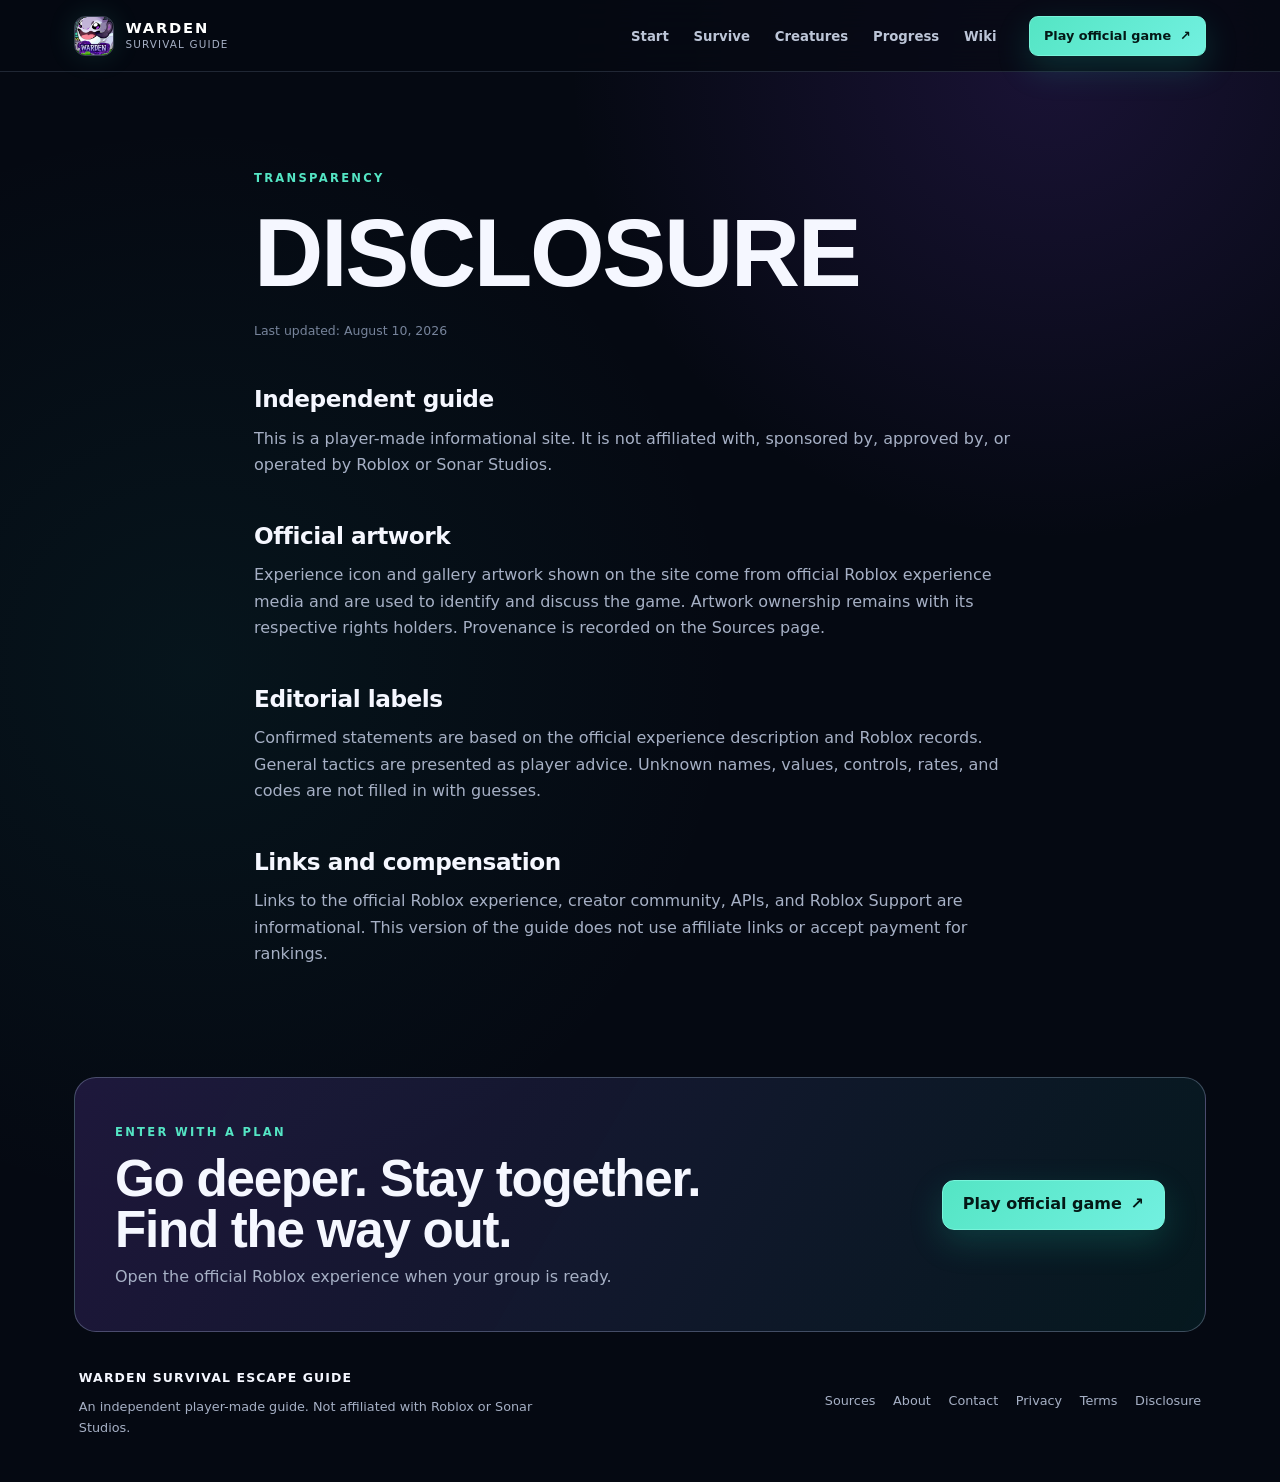
<file: disclosure.html>
<!DOCTYPE html><html lang="en"><head><meta charSet="utf-8"/><meta name="viewport" content="width=device-width, initial-scale=1"/><link rel="preload" as="image" href="/game/official-icon.png" fetchPriority="high"/><link rel="stylesheet" href="/_next/static/chunks/03x.g7z8-xb9a.css" data-precedence="next"/><link rel="preload" as="script" fetchPriority="low" href="/_next/static/chunks/0_6xwz-sgzbfn.js"/><script src="/_next/static/chunks/14xlgtmp4lm.j.js" async=""></script><script src="/_next/static/chunks/0gwo8~pq2h6hd.js" async=""></script><script src="/_next/static/chunks/00npwzujjh0eg.js" async=""></script><script src="/_next/static/chunks/turbopack-0fo.sdk9kv2wp.js" async=""></script><script src="/_next/static/chunks/04nls4_if5l0c.js" async=""></script><script src="/_next/static/chunks/0sx6b3.maim68.js" async=""></script><meta name="theme-color" content="#07111f"/><meta name="color-scheme" content="dark"/><title>Disclosure | WARDEN Guide</title><meta name="description" content="Independence, artwork, source, and link disclosures for the WARDEN Survival Escape Guide."/><meta name="application-name" content="WARDEN Survival Escape Guide"/><link rel="manifest" href="/manifest.webmanifest"/><meta name="robots" content="index, follow"/><link rel="canonical" href="https://wardensurvivalescape.wiki/disclosure"/><meta property="og:title" content="Disclosure"/><meta property="og:description" content="Independence, artwork, source, and link disclosures for the WARDEN Survival Escape Guide."/><meta property="og:url" content="https://wardensurvivalescape.wiki/disclosure"/><meta property="og:site_name" content="WARDEN Survival Escape Guide"/><meta property="og:image" content="https://wardensurvivalescape.wiki/og.png"/><meta property="og:image:width" content="1200"/><meta property="og:image:height" content="630"/><meta property="og:image:alt" content="WARDEN Survival Escape Guide"/><meta property="og:type" content="website"/><meta name="twitter:card" content="summary_large_image"/><meta name="twitter:title" content="Disclosure"/><meta name="twitter:description" content="Independence, artwork, source, and link disclosures for the WARDEN Survival Escape Guide."/><meta name="twitter:image" content="https://wardensurvivalescape.wiki/og.png"/><link rel="shortcut icon" href="/game/official-icon.png"/><link rel="icon" href="/game/official-icon.png"/><link rel="apple-touch-icon" href="/game/official-icon.png"/><script src="/_next/static/chunks/03~yq9q893hmn.js" noModule=""></script></head><body><div hidden=""><!--$--><!--/$--></div><a class="skip-link" href="#main-content">Skip to content</a><header class="site-header"><div class="nav-shell"><a class="brand" aria-label="WARDEN Guide home" href="/"><img src="/game/official-icon.png" alt="Official WARDEN Survival Escape game icon" width="40" height="40" loading="eager" fetchPriority="high" decoding="async"/><span><strong>WARDEN</strong><small>Survival Guide</small></span></a><nav id="site-navigation" class="nav-links" aria-label="Primary navigation"><a class="" href="/how-to-play">Start</a><a class="" href="/survival-guide">Survive</a><a class="" href="/creatures">Creatures</a><a class="" href="/progression">Progress</a><a class="" href="/wiki">Wiki</a><div class="nav-mobile-play"><a class="button button-small" href="https://www.roblox.com/games/130929507719087/WARDEN-Survival-Escape" target="_blank" rel="noopener noreferrer">Play official game <span aria-hidden="true">↗</span></a></div></nav><div class="nav-desktop-play"><a class="button button-small" href="https://www.roblox.com/games/130929507719087/WARDEN-Survival-Escape" target="_blank" rel="noopener noreferrer">Play official game <span aria-hidden="true">↗</span></a></div><button class="menu-button" type="button" aria-controls="site-navigation" aria-expanded="false" aria-label="Open navigation"><span aria-hidden="true">☰</span></button></div></header><main id="main-content"><article class="legal prose"><span class="eyebrow">TRANSPARENCY</span><h1>DISCLOSURE</h1><p class="updated">Last updated: August 10, 2026</p><h2>Independent guide</h2><p>This is a player-made informational site. It is not affiliated with, sponsored by, approved by, or operated by Roblox or Sonar Studios.</p><h2>Official artwork</h2><p>Experience icon and gallery artwork shown on the site come from official Roblox experience media and are used to identify and discuss the game. Artwork ownership remains with its respective rights holders. Provenance is recorded on the Sources page.</p><h2>Editorial labels</h2><p>Confirmed statements are based on the official experience description and Roblox records. General tactics are presented as player advice. Unknown names, values, controls, rates, and codes are not filled in with guesses.</p><h2>Links and compensation</h2><p>Links to the official Roblox experience, creator community, APIs, and Roblox Support are informational. This version of the guide does not use affiliate links or accept payment for rankings.</p></article><!--$--><!--/$--></main><footer class="site-footer"><div class="footer-callout"><div><span class="eyebrow">ENTER WITH A PLAN</span><h2>Go deeper. Stay together. Find the way out.</h2><p>Open the official Roblox experience when your group is ready.</p></div><a class="button" href="https://www.roblox.com/games/130929507719087/WARDEN-Survival-Escape" target="_blank" rel="noopener noreferrer">Play official game <span aria-hidden="true">↗</span></a></div><div class="footer-row"><div><strong>WARDEN SURVIVAL ESCAPE GUIDE</strong><p>An independent player-made guide. Not affiliated with Roblox or Sonar Studios.</p></div><nav aria-label="Footer navigation"><a href="/sources">Sources</a><a href="/about">About</a><a href="/contact">Contact</a><a href="/privacy">Privacy</a><a href="/terms">Terms</a><a href="/disclosure">Disclosure</a></nav></div></footer><script type="application/ld+json">{"@context":"https://schema.org","@type":"WebSite","name":"WARDEN Survival Escape Guide","url":"https://wardensurvivalescape.wiki","description":"An independent player guide for WARDEN Survival Escape on Roblox.","isAccessibleForFree":true,"about":{"@type":"VideoGame","name":"WARDEN 💀 Survival Escape","url":"https://www.roblox.com/games/130929507719087/WARDEN-Survival-Escape","author":{"@type":"Organization","name":"Sonar Studios","url":"https://www.roblox.com/communities/2919215/Sonar-Studios"}}}</script><script src="/_next/static/chunks/0_6xwz-sgzbfn.js" id="_R_" async=""></script><script>(self.__next_f=self.__next_f||[]).push([0])</script><script>self.__next_f.push([1,"1:\"$Sreact.fragment\"\n2:I[94771,[\"/_next/static/chunks/04nls4_if5l0c.js\",\"/_next/static/chunks/0sx6b3.maim68.js\"],\"SiteHeader\"]\n3:I[49652,[\"/_next/static/chunks/04nls4_if5l0c.js\",\"/_next/static/chunks/0sx6b3.maim68.js\"],\"default\"]\n4:I[51865,[\"/_next/static/chunks/04nls4_if5l0c.js\",\"/_next/static/chunks/0sx6b3.maim68.js\"],\"default\"]\n5:I[44132,[\"/_next/static/chunks/04nls4_if5l0c.js\",\"/_next/static/chunks/0sx6b3.maim68.js\"],\"\"]\nc:I[52199,[\"/_next/static/chunks/04nls4_if5l0c.js\",\"/_next/static/chunks/0sx6b3.maim68.js\"],\"default\",1]\n:HL[\"/_next/static/chunks/03x.g7z8-xb9a.css\",\"style\"]\n"])</script><script>self.__next_f.push([1,"0:{\"P\":null,\"c\":[\"\",\"disclosure\"],\"q\":\"\",\"i\":false,\"f\":[[[\"\",{\"children\":[\"disclosure\",{\"children\":[\"__PAGE__\",{}]}]},\"$undefined\",\"$undefined\",16],[[\"$\",\"$1\",\"c\",{\"children\":[[[\"$\",\"link\",\"0\",{\"rel\":\"stylesheet\",\"href\":\"/_next/static/chunks/03x.g7z8-xb9a.css\",\"precedence\":\"next\",\"crossOrigin\":\"$undefined\",\"nonce\":\"$undefined\"}],[\"$\",\"script\",\"script-0\",{\"src\":\"/_next/static/chunks/04nls4_if5l0c.js\",\"async\":true,\"nonce\":\"$undefined\"}],[\"$\",\"script\",\"script-1\",{\"src\":\"/_next/static/chunks/0sx6b3.maim68.js\",\"async\":true,\"nonce\":\"$undefined\"}]],[\"$\",\"html\",null,{\"lang\":\"en\",\"children\":[\"$\",\"body\",null,{\"children\":[[\"$\",\"a\",null,{\"className\":\"skip-link\",\"href\":\"#main-content\",\"children\":\"Skip to content\"}],[\"$\",\"$L2\",null,{}],[\"$\",\"main\",null,{\"id\":\"main-content\",\"children\":[\"$\",\"$L3\",null,{\"parallelRouterKey\":\"children\",\"error\":\"$undefined\",\"errorStyles\":\"$undefined\",\"errorScripts\":\"$undefined\",\"template\":[\"$\",\"$L4\",null,{}],\"templateStyles\":\"$undefined\",\"templateScripts\":\"$undefined\",\"notFound\":[[\"$\",\"div\",null,{\"className\":\"legal\",\"children\":[[\"$\",\"span\",null,{\"className\":\"eyebrow\",\"children\":\"404 · LOST IN THE UNKNOWN\"}],[\"$\",\"h1\",null,{\"children\":\"THIS PATH GOES NOWHERE\"}],[\"$\",\"p\",null,{\"children\":\"The guide page you requested does not exist or has moved.\"}],[\"$\",\"p\",null,{\"style\":{\"marginTop\":\"1rem\"},\"children\":[\"$\",\"$L5\",null,{\"className\":\"text-link\",\"href\":\"/\",\"children\":\"Return to the field guide →\"}]}]]}],[]],\"forbidden\":\"$undefined\",\"unauthorized\":\"$undefined\"}]}],[\"$\",\"footer\",null,{\"className\":\"site-footer\",\"children\":[[\"$\",\"div\",null,{\"className\":\"footer-callout\",\"children\":[[\"$\",\"div\",null,{\"children\":[[\"$\",\"span\",null,{\"className\":\"eyebrow\",\"children\":\"ENTER WITH A PLAN\"}],[\"$\",\"h2\",null,{\"children\":\"Go deeper. Stay together. Find the way out.\"}],[\"$\",\"p\",null,{\"children\":\"Open the official Roblox experience when your group is ready.\"}]]}],[\"$\",\"a\",null,{\"className\":\"button\",\"href\":\"https://www.roblox.com/games/130929507719087/WARDEN-Survival-Escape\",\"target\":\"_blank\",\"rel\":\"noopener noreferrer\",\"children\":[\"Play official game \",[\"$\",\"span\",null,{\"aria-hidden\":\"true\",\"children\":\"↗\"}]]}]]}],[\"$\",\"div\",null,{\"className\":\"footer-row\",\"children\":[[\"$\",\"div\",null,{\"children\":[[\"$\",\"strong\",null,{\"children\":\"WARDEN SURVIVAL ESCAPE GUIDE\"}],[\"$\",\"p\",null,{\"children\":\"An independent player-made guide. Not affiliated with Roblox or Sonar Studios.\"}]]}],[\"$\",\"nav\",null,{\"aria-label\":\"Footer navigation\",\"children\":[[\"$\",\"$L5\",\"/sources\",{\"href\":\"/sources\",\"children\":\"Sources\"}],[\"$\",\"$L5\",\"/about\",{\"href\":\"/about\",\"children\":\"About\"}],[\"$\",\"$L5\",\"/contact\",{\"href\":\"/contact\",\"children\":\"Contact\"}],[\"$\",\"$L5\",\"/privacy\",{\"href\":\"/privacy\",\"children\":\"Privacy\"}],[\"$\",\"$L5\",\"/terms\",{\"href\":\"/terms\",\"children\":\"Terms\"}],[\"$\",\"$L5\",\"/disclosure\",{\"href\":\"/disclosure\",\"children\":\"Disclosure\"}]]}]]}]]}],[\"$\",\"script\",null,{\"type\":\"application/ld+json\",\"dangerouslySetInnerHTML\":{\"__html\":\"{\\\"@context\\\":\\\"https://schema.org\\\",\\\"@type\\\":\\\"WebSite\\\",\\\"name\\\":\\\"WARDEN Survival Escape Guide\\\",\\\"url\\\":\\\"https://wardensurvivalescape.wiki\\\",\\\"description\\\":\\\"An independent player guide for WARDEN Survival Escape on Roblox.\\\",\\\"isAccessibleForFree\\\":true,\\\"about\\\":{\\\"@type\\\":\\\"VideoGame\\\",\\\"name\\\":\\\"WARDEN 💀 Survival Escape\\\",\\\"url\\\":\\\"https://www.roblox.com/games/130929507719087/WARDEN-Survival-Escape\\\",\\\"author\\\":{\\\"@type\\\":\\\"Organization\\\",\\\"name\\\":\\\"Sonar Studios\\\",\\\"url\\\":\\\"https://www.roblox.com/communities/2919215/Sonar-Studios\\\"}}}\"}}]]}]}]]}],{\"children\":[[\"$\",\"$1\",\"c\",{\"children\":[null,[\"$\",\"$L3\",null,{\"parallelRouterKey\":\"children\",\"error\":\"$undefined\",\"errorStyles\":\"$undefined\",\"errorScripts\":\"$undefined\",\"template\":[\"$\",\"$L4\",null,{}],\"templateStyles\":\"$undefined\",\"templateScripts\":\"$undefined\",\"notFound\":\"$undefined\",\"forbidden\":\"$undefined\",\"unauthorized\":\"$undefined\"}]]}],{\"children\":[[\"$\",\"$1\",\"c\",{\"children\":[[\"$\",\"article\",null,{\"className\":\"legal prose\",\"children\":[[\"$\",\"span\",null,{\"className\":\"eyebrow\",\"children\":\"TRANSPARENCY\"}],[\"$\",\"h1\",null,{\"children\":\"DISCLOSURE\"}],[\"$\",\"p\",null,{\"className\":\"updated\",\"children\":\"Last updated: August 10, 2026\"}],[\"$\",\"h2\",null,{\"children\":\"Independent guide\"}],[\"$\",\"p\",null,{\"children\":\"This is a player-made informational site. It is not affiliated with, sponsored by, approved by, or operated by Roblox or Sonar Studios.\"}],[\"$\",\"h2\",null,{\"children\":\"Official artwork\"}],[\"$\",\"p\",null,{\"children\":\"Experience icon and gallery artwork shown on the site come from official Roblox experience media and are used to identify and discuss the game. Artwork ownership remains with its respective rights holders. Provenance is recorded on the Sources page.\"}],[\"$\",\"h2\",null,{\"children\":\"Editorial labels\"}],\"$L6\",\"$L7\",\"$L8\"]}],null,\"$L9\"]}],{},null,false,null]},null,false,\"$@a\"]},null,false,null],\"$Lb\",false]],\"m\":\"$undefined\",\"G\":[\"$c\",[\"$Ld\"]],\"S\":true,\"h\":null,\"s\":\"$undefined\",\"l\":\"$undefined\",\"p\":\"$undefined\",\"d\":\"$undefined\",\"b\":\"_rrWgCsG80MW6xVOMwszS\"}\n"])</script><script>self.__next_f.push([1,"e:I[62061,[\"/_next/static/chunks/04nls4_if5l0c.js\",\"/_next/static/chunks/0sx6b3.maim68.js\"],\"OutletBoundary\"]\nf:\"$Sreact.suspense\"\n12:I[62061,[\"/_next/static/chunks/04nls4_if5l0c.js\",\"/_next/static/chunks/0sx6b3.maim68.js\"],\"ViewportBoundary\"]\n14:I[62061,[\"/_next/static/chunks/04nls4_if5l0c.js\",\"/_next/static/chunks/0sx6b3.maim68.js\"],\"MetadataBoundary\"]\n6:[\"$\",\"p\",null,{\"children\":\"Confirmed statements are based on the official experience description and Roblox records. General tactics are presented as player advice. Unknown names, values, controls, rates, and codes are not filled in with guesses.\"}]\n7:[\"$\",\"h2\",null,{\"children\":\"Links and compensation\"}]\n8:[\"$\",\"p\",null,{\"children\":\"Links to the official Roblox experience, creator community, APIs, and Roblox Support are informational. This version of the guide does not use affiliate links or accept payment for rankings.\"}]\n9:[\"$\",\"$Le\",null,{\"children\":[\"$\",\"$f\",null,{\"name\":\"Next.MetadataOutlet\",\"children\":\"$@10\"}]}]\n11:[]\na:\"$W11\"\nb:[\"$\",\"$1\",\"h\",{\"children\":[null,[\"$\",\"$L12\",null,{\"children\":\"$L13\"}],[\"$\",\"div\",null,{\"hidden\":true,\"children\":[\"$\",\"$L14\",null,{\"children\":[\"$\",\"$f\",null,{\"name\":\"Next.Metadata\",\"children\":\"$L15\"}]}]}],null]}]\nd:[\"$\",\"link\",\"0\",{\"rel\":\"stylesheet\",\"href\":\"/_next/static/chunks/03x.g7z8-xb9a.css\",\"precedence\":\"next\",\"crossOrigin\":\"$undefined\",\"nonce\":\"$undefined\"}]\n"])</script><script>self.__next_f.push([1,"13:[[\"$\",\"meta\",\"0\",{\"charSet\":\"utf-8\"}],[\"$\",\"meta\",\"1\",{\"name\":\"viewport\",\"content\":\"width=device-width, initial-scale=1\"}],[\"$\",\"meta\",\"2\",{\"name\":\"theme-color\",\"content\":\"#07111f\"}],[\"$\",\"meta\",\"3\",{\"name\":\"color-scheme\",\"content\":\"dark\"}]]\n"])</script><script>self.__next_f.push([1,"16:I[13139,[\"/_next/static/chunks/04nls4_if5l0c.js\",\"/_next/static/chunks/0sx6b3.maim68.js\"],\"IconMark\"]\n10:null\n"])</script><script>self.__next_f.push([1,"15:[[\"$\",\"title\",\"0\",{\"children\":\"Disclosure | WARDEN Guide\"}],[\"$\",\"meta\",\"1\",{\"name\":\"description\",\"content\":\"Independence, artwork, source, and link disclosures for the WARDEN Survival Escape Guide.\"}],[\"$\",\"meta\",\"2\",{\"name\":\"application-name\",\"content\":\"WARDEN Survival Escape Guide\"}],[\"$\",\"link\",\"3\",{\"rel\":\"manifest\",\"href\":\"/manifest.webmanifest\",\"crossOrigin\":\"$undefined\"}],[\"$\",\"meta\",\"4\",{\"name\":\"robots\",\"content\":\"index, follow\"}],[\"$\",\"link\",\"5\",{\"rel\":\"canonical\",\"href\":\"https://wardensurvivalescape.wiki/disclosure\"}],[\"$\",\"meta\",\"6\",{\"property\":\"og:title\",\"content\":\"Disclosure\"}],[\"$\",\"meta\",\"7\",{\"property\":\"og:description\",\"content\":\"Independence, artwork, source, and link disclosures for the WARDEN Survival Escape Guide.\"}],[\"$\",\"meta\",\"8\",{\"property\":\"og:url\",\"content\":\"https://wardensurvivalescape.wiki/disclosure\"}],[\"$\",\"meta\",\"9\",{\"property\":\"og:site_name\",\"content\":\"WARDEN Survival Escape Guide\"}],[\"$\",\"meta\",\"10\",{\"property\":\"og:image\",\"content\":\"https://wardensurvivalescape.wiki/og.png\"}],[\"$\",\"meta\",\"11\",{\"property\":\"og:image:width\",\"content\":\"1200\"}],[\"$\",\"meta\",\"12\",{\"property\":\"og:image:height\",\"content\":\"630\"}],[\"$\",\"meta\",\"13\",{\"property\":\"og:image:alt\",\"content\":\"WARDEN Survival Escape Guide\"}],[\"$\",\"meta\",\"14\",{\"property\":\"og:type\",\"content\":\"website\"}],[\"$\",\"meta\",\"15\",{\"name\":\"twitter:card\",\"content\":\"summary_large_image\"}],[\"$\",\"meta\",\"16\",{\"name\":\"twitter:title\",\"content\":\"Disclosure\"}],[\"$\",\"meta\",\"17\",{\"name\":\"twitter:description\",\"content\":\"Independence, artwork, source, and link disclosures for the WARDEN Survival Escape Guide.\"}],[\"$\",\"meta\",\"18\",{\"name\":\"twitter:image\",\"content\":\"https://wardensurvivalescape.wiki/og.png\"}],[\"$\",\"link\",\"19\",{\"rel\":\"shortcut icon\",\"href\":\"/game/official-icon.png\"}],[\"$\",\"link\",\"20\",{\"rel\":\"icon\",\"href\":\"/game/official-icon.png\"}],[\"$\",\"link\",\"21\",{\"rel\":\"apple-touch-icon\",\"href\":\"/game/official-icon.png\"}],[\"$\",\"$L16\",\"22\",{}]]\n"])</script></body></html>
</file>
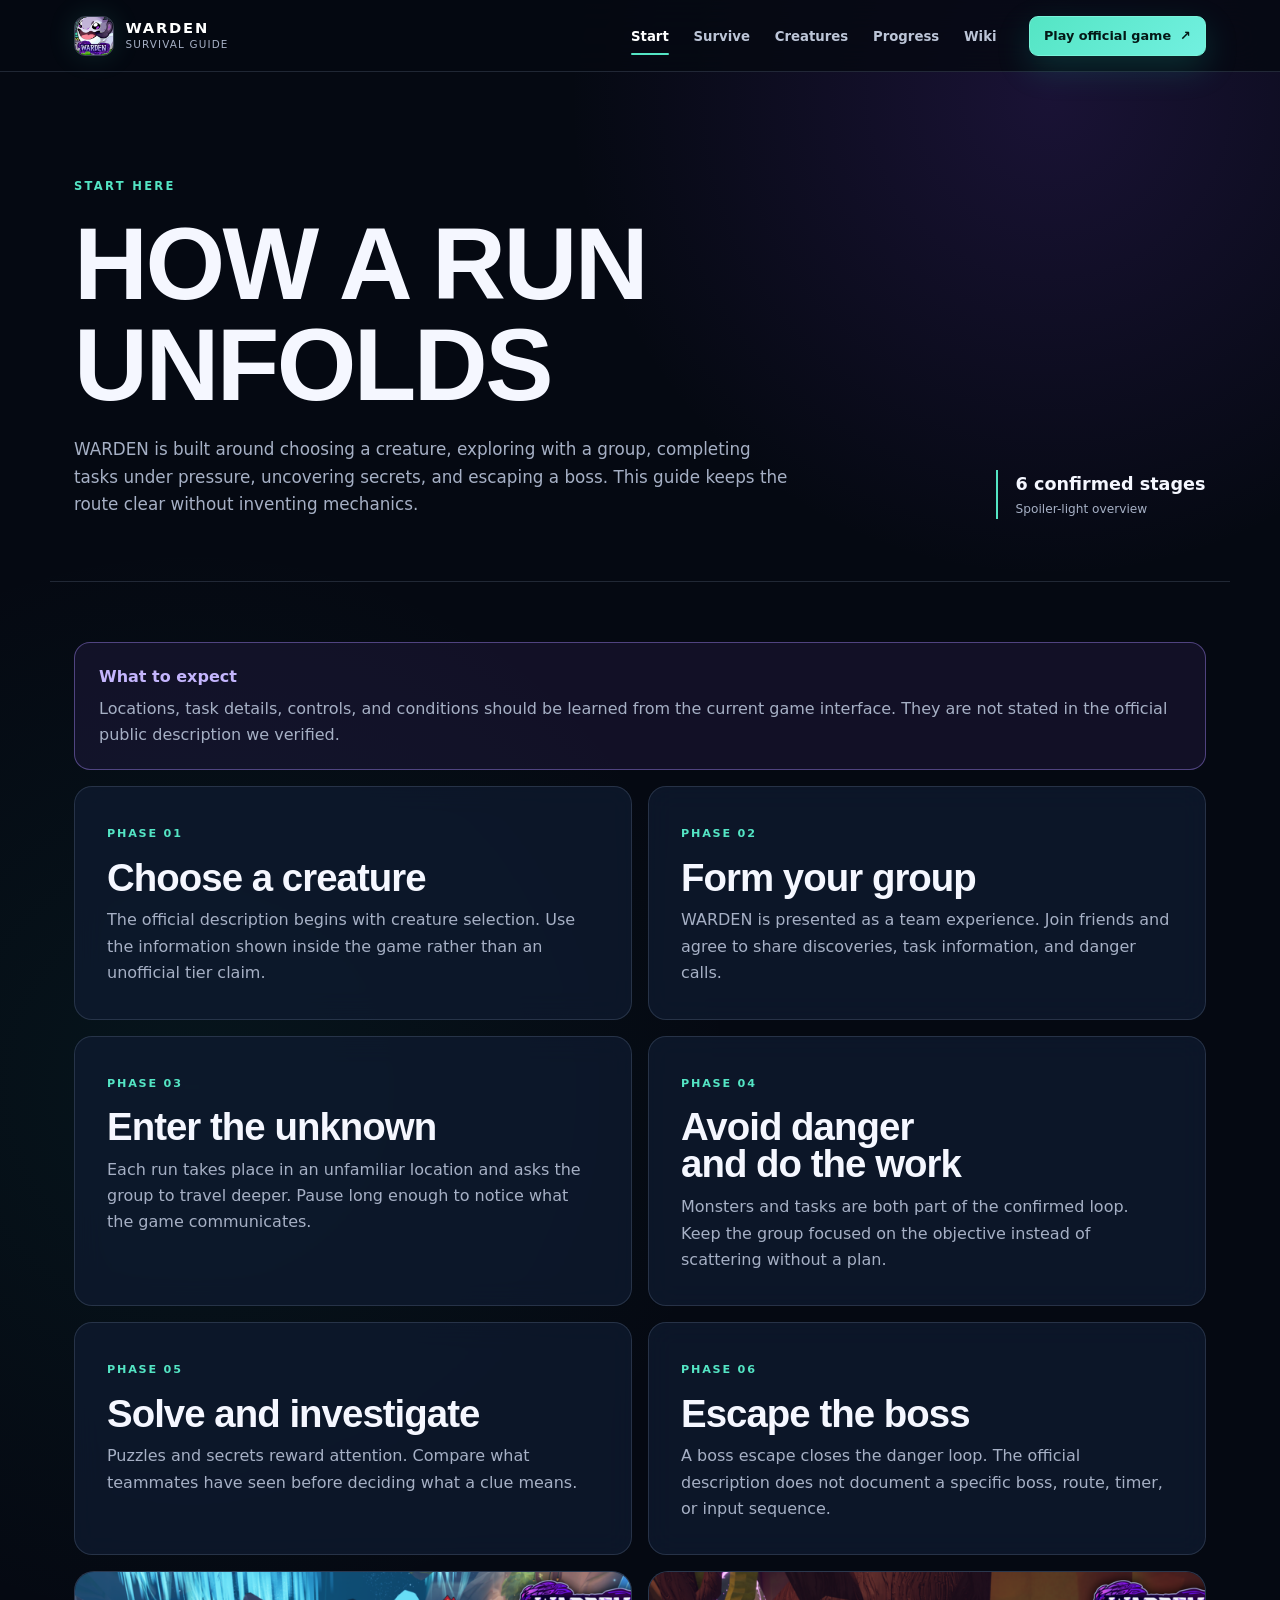
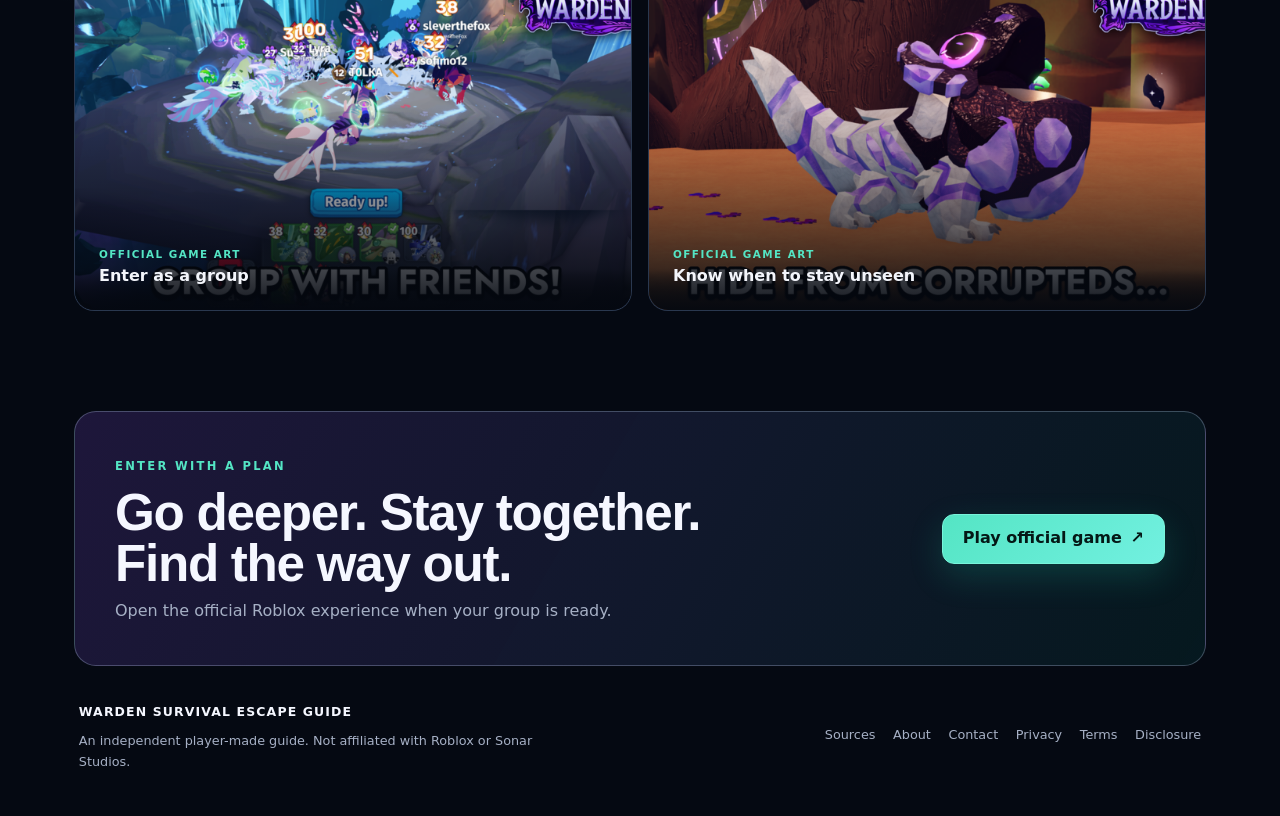
<file: how-to-play.html>
<!DOCTYPE html><html lang="en"><head><meta charSet="utf-8"/><meta name="viewport" content="width=device-width, initial-scale=1"/><link rel="preload" as="image" href="/game/official-icon.png" fetchPriority="high"/><link rel="stylesheet" href="/_next/static/chunks/03x.g7z8-xb9a.css" data-precedence="next"/><link rel="preload" as="script" fetchPriority="low" href="/_next/static/chunks/0_6xwz-sgzbfn.js"/><script src="/_next/static/chunks/14xlgtmp4lm.j.js" async=""></script><script src="/_next/static/chunks/0gwo8~pq2h6hd.js" async=""></script><script src="/_next/static/chunks/00npwzujjh0eg.js" async=""></script><script src="/_next/static/chunks/turbopack-0fo.sdk9kv2wp.js" async=""></script><script src="/_next/static/chunks/04nls4_if5l0c.js" async=""></script><script src="/_next/static/chunks/0sx6b3.maim68.js" async=""></script><meta name="theme-color" content="#07111f"/><meta name="color-scheme" content="dark"/><title>How to Play WARDEN | WARDEN Guide</title><meta name="description" content="A spoiler-light, source-backed walkthrough of the confirmed WARDEN Survival Escape game loop."/><meta name="application-name" content="WARDEN Survival Escape Guide"/><link rel="manifest" href="/manifest.webmanifest"/><meta name="robots" content="index, follow"/><link rel="canonical" href="https://wardensurvivalescape.wiki/how-to-play"/><meta property="og:title" content="How to Play WARDEN"/><meta property="og:description" content="A spoiler-light, source-backed walkthrough of the confirmed WARDEN Survival Escape game loop."/><meta property="og:url" content="https://wardensurvivalescape.wiki/how-to-play"/><meta property="og:site_name" content="WARDEN Survival Escape Guide"/><meta property="og:image" content="https://wardensurvivalescape.wiki/og.png"/><meta property="og:image:width" content="1200"/><meta property="og:image:height" content="630"/><meta property="og:image:alt" content="WARDEN Survival Escape Guide"/><meta property="og:type" content="website"/><meta name="twitter:card" content="summary_large_image"/><meta name="twitter:title" content="How to Play WARDEN"/><meta name="twitter:description" content="A spoiler-light, source-backed walkthrough of the confirmed WARDEN Survival Escape game loop."/><meta name="twitter:image" content="https://wardensurvivalescape.wiki/og.png"/><link rel="shortcut icon" href="/game/official-icon.png"/><link rel="icon" href="/game/official-icon.png"/><link rel="apple-touch-icon" href="/game/official-icon.png"/><script src="/_next/static/chunks/03~yq9q893hmn.js" noModule=""></script></head><body><div hidden=""><!--$--><!--/$--></div><a class="skip-link" href="#main-content">Skip to content</a><header class="site-header"><div class="nav-shell"><a class="brand" aria-label="WARDEN Guide home" href="/"><img src="/game/official-icon.png" alt="Official WARDEN Survival Escape game icon" width="40" height="40" loading="eager" fetchPriority="high" decoding="async"/><span><strong>WARDEN</strong><small>Survival Guide</small></span></a><nav id="site-navigation" class="nav-links" aria-label="Primary navigation"><a class="active" aria-current="page" href="/how-to-play">Start</a><a class="" href="/survival-guide">Survive</a><a class="" href="/creatures">Creatures</a><a class="" href="/progression">Progress</a><a class="" href="/wiki">Wiki</a><div class="nav-mobile-play"><a class="button button-small" href="https://www.roblox.com/games/130929507719087/WARDEN-Survival-Escape" target="_blank" rel="noopener noreferrer">Play official game <span aria-hidden="true">↗</span></a></div></nav><div class="nav-desktop-play"><a class="button button-small" href="https://www.roblox.com/games/130929507719087/WARDEN-Survival-Escape" target="_blank" rel="noopener noreferrer">Play official game <span aria-hidden="true">↗</span></a></div><button class="menu-button" type="button" aria-controls="site-navigation" aria-expanded="false" aria-label="Open navigation"><span aria-hidden="true">☰</span></button></div></header><main id="main-content"><section class="page-hero"><div><span class="eyebrow">START HERE</span><h1>HOW A RUN UNFOLDS</h1><p>WARDEN is built around choosing a creature, exploring with a group, completing tasks under pressure, uncovering secrets, and escaping a boss. This guide keeps the route clear without inventing mechanics.</p></div><aside><strong>6 confirmed stages</strong><span>Spoiler-light overview</span></aside></section><div class="content"><div class="notice"><strong>What to expect</strong><p>Locations, task details, controls, and conditions should be learned from the current game interface. They are not stated in the official public description we verified.</p></div><div class="content-grid"><article class="info-card"><span class="kicker-number">PHASE <!-- -->01</span><h2>Choose a creature</h2><p>The official description begins with creature selection. Use the information shown inside the game rather than an unofficial tier claim.</p></article><article class="info-card"><span class="kicker-number">PHASE <!-- -->02</span><h2>Form your group</h2><p>WARDEN is presented as a team experience. Join friends and agree to share discoveries, task information, and danger calls.</p></article><article class="info-card"><span class="kicker-number">PHASE <!-- -->03</span><h2>Enter the unknown</h2><p>Each run takes place in an unfamiliar location and asks the group to travel deeper. Pause long enough to notice what the game communicates.</p></article><article class="info-card"><span class="kicker-number">PHASE <!-- -->04</span><h2>Avoid danger and do the work</h2><p>Monsters and tasks are both part of the confirmed loop. Keep the group focused on the objective instead of scattering without a plan.</p></article><article class="info-card"><span class="kicker-number">PHASE <!-- -->05</span><h2>Solve and investigate</h2><p>Puzzles and secrets reward attention. Compare what teammates have seen before deciding what a clue means.</p></article><article class="info-card"><span class="kicker-number">PHASE <!-- -->06</span><h2>Escape the boss</h2><p>A boss escape closes the danger loop. The official description does not document a specific boss, route, timer, or input sequence.</p></article></div><div class="media-split"><figure class="media-panel"><img src="/game/official-team.png" alt="Official WARDEN art featuring a group of creatures" width="762" height="432" loading="lazy" decoding="async"/><figcaption><span>Official game art</span>Enter as a group</figcaption></figure><figure class="media-panel"><img src="/game/official-hide.png" alt="Official WARDEN art showing creatures hiding from a threat" width="762" height="432" loading="lazy" decoding="async"/><figcaption><span>Official game art</span>Know when to stay unseen</figcaption></figure></div></div><!--$--><!--/$--></main><footer class="site-footer"><div class="footer-callout"><div><span class="eyebrow">ENTER WITH A PLAN</span><h2>Go deeper. Stay together. Find the way out.</h2><p>Open the official Roblox experience when your group is ready.</p></div><a class="button" href="https://www.roblox.com/games/130929507719087/WARDEN-Survival-Escape" target="_blank" rel="noopener noreferrer">Play official game <span aria-hidden="true">↗</span></a></div><div class="footer-row"><div><strong>WARDEN SURVIVAL ESCAPE GUIDE</strong><p>An independent player-made guide. Not affiliated with Roblox or Sonar Studios.</p></div><nav aria-label="Footer navigation"><a href="/sources">Sources</a><a href="/about">About</a><a href="/contact">Contact</a><a href="/privacy">Privacy</a><a href="/terms">Terms</a><a href="/disclosure">Disclosure</a></nav></div></footer><script type="application/ld+json">{"@context":"https://schema.org","@type":"WebSite","name":"WARDEN Survival Escape Guide","url":"https://wardensurvivalescape.wiki","description":"An independent player guide for WARDEN Survival Escape on Roblox.","isAccessibleForFree":true,"about":{"@type":"VideoGame","name":"WARDEN 💀 Survival Escape","url":"https://www.roblox.com/games/130929507719087/WARDEN-Survival-Escape","author":{"@type":"Organization","name":"Sonar Studios","url":"https://www.roblox.com/communities/2919215/Sonar-Studios"}}}</script><script src="/_next/static/chunks/0_6xwz-sgzbfn.js" id="_R_" async=""></script><script>(self.__next_f=self.__next_f||[]).push([0])</script><script>self.__next_f.push([1,"1:\"$Sreact.fragment\"\n2:I[94771,[\"/_next/static/chunks/04nls4_if5l0c.js\",\"/_next/static/chunks/0sx6b3.maim68.js\"],\"SiteHeader\"]\n3:I[49652,[\"/_next/static/chunks/04nls4_if5l0c.js\",\"/_next/static/chunks/0sx6b3.maim68.js\"],\"default\"]\n4:I[51865,[\"/_next/static/chunks/04nls4_if5l0c.js\",\"/_next/static/chunks/0sx6b3.maim68.js\"],\"default\"]\n5:I[44132,[\"/_next/static/chunks/04nls4_if5l0c.js\",\"/_next/static/chunks/0sx6b3.maim68.js\"],\"\"]\nb:I[52199,[\"/_next/static/chunks/04nls4_if5l0c.js\",\"/_next/static/chunks/0sx6b3.maim68.js\"],\"default\",1]\n:HL[\"/_next/static/chunks/03x.g7z8-xb9a.css\",\"style\"]\n"])</script><script>self.__next_f.push([1,"0:{\"P\":null,\"c\":[\"\",\"how-to-play\"],\"q\":\"\",\"i\":false,\"f\":[[[\"\",{\"children\":[\"how-to-play\",{\"children\":[\"__PAGE__\",{}]}]},\"$undefined\",\"$undefined\",16],[[\"$\",\"$1\",\"c\",{\"children\":[[[\"$\",\"link\",\"0\",{\"rel\":\"stylesheet\",\"href\":\"/_next/static/chunks/03x.g7z8-xb9a.css\",\"precedence\":\"next\",\"crossOrigin\":\"$undefined\",\"nonce\":\"$undefined\"}],[\"$\",\"script\",\"script-0\",{\"src\":\"/_next/static/chunks/04nls4_if5l0c.js\",\"async\":true,\"nonce\":\"$undefined\"}],[\"$\",\"script\",\"script-1\",{\"src\":\"/_next/static/chunks/0sx6b3.maim68.js\",\"async\":true,\"nonce\":\"$undefined\"}]],[\"$\",\"html\",null,{\"lang\":\"en\",\"children\":[\"$\",\"body\",null,{\"children\":[[\"$\",\"a\",null,{\"className\":\"skip-link\",\"href\":\"#main-content\",\"children\":\"Skip to content\"}],[\"$\",\"$L2\",null,{}],[\"$\",\"main\",null,{\"id\":\"main-content\",\"children\":[\"$\",\"$L3\",null,{\"parallelRouterKey\":\"children\",\"error\":\"$undefined\",\"errorStyles\":\"$undefined\",\"errorScripts\":\"$undefined\",\"template\":[\"$\",\"$L4\",null,{}],\"templateStyles\":\"$undefined\",\"templateScripts\":\"$undefined\",\"notFound\":[[\"$\",\"div\",null,{\"className\":\"legal\",\"children\":[[\"$\",\"span\",null,{\"className\":\"eyebrow\",\"children\":\"404 · LOST IN THE UNKNOWN\"}],[\"$\",\"h1\",null,{\"children\":\"THIS PATH GOES NOWHERE\"}],[\"$\",\"p\",null,{\"children\":\"The guide page you requested does not exist or has moved.\"}],[\"$\",\"p\",null,{\"style\":{\"marginTop\":\"1rem\"},\"children\":[\"$\",\"$L5\",null,{\"className\":\"text-link\",\"href\":\"/\",\"children\":\"Return to the field guide →\"}]}]]}],[]],\"forbidden\":\"$undefined\",\"unauthorized\":\"$undefined\"}]}],[\"$\",\"footer\",null,{\"className\":\"site-footer\",\"children\":[[\"$\",\"div\",null,{\"className\":\"footer-callout\",\"children\":[[\"$\",\"div\",null,{\"children\":[[\"$\",\"span\",null,{\"className\":\"eyebrow\",\"children\":\"ENTER WITH A PLAN\"}],[\"$\",\"h2\",null,{\"children\":\"Go deeper. Stay together. Find the way out.\"}],[\"$\",\"p\",null,{\"children\":\"Open the official Roblox experience when your group is ready.\"}]]}],[\"$\",\"a\",null,{\"className\":\"button\",\"href\":\"https://www.roblox.com/games/130929507719087/WARDEN-Survival-Escape\",\"target\":\"_blank\",\"rel\":\"noopener noreferrer\",\"children\":[\"Play official game \",[\"$\",\"span\",null,{\"aria-hidden\":\"true\",\"children\":\"↗\"}]]}]]}],[\"$\",\"div\",null,{\"className\":\"footer-row\",\"children\":[[\"$\",\"div\",null,{\"children\":[[\"$\",\"strong\",null,{\"children\":\"WARDEN SURVIVAL ESCAPE GUIDE\"}],[\"$\",\"p\",null,{\"children\":\"An independent player-made guide. Not affiliated with Roblox or Sonar Studios.\"}]]}],[\"$\",\"nav\",null,{\"aria-label\":\"Footer navigation\",\"children\":[[\"$\",\"$L5\",\"/sources\",{\"href\":\"/sources\",\"children\":\"Sources\"}],[\"$\",\"$L5\",\"/about\",{\"href\":\"/about\",\"children\":\"About\"}],[\"$\",\"$L5\",\"/contact\",{\"href\":\"/contact\",\"children\":\"Contact\"}],[\"$\",\"$L5\",\"/privacy\",{\"href\":\"/privacy\",\"children\":\"Privacy\"}],[\"$\",\"$L5\",\"/terms\",{\"href\":\"/terms\",\"children\":\"Terms\"}],[\"$\",\"$L5\",\"/disclosure\",{\"href\":\"/disclosure\",\"children\":\"Disclosure\"}]]}]]}]]}],[\"$\",\"script\",null,{\"type\":\"application/ld+json\",\"dangerouslySetInnerHTML\":{\"__html\":\"{\\\"@context\\\":\\\"https://schema.org\\\",\\\"@type\\\":\\\"WebSite\\\",\\\"name\\\":\\\"WARDEN Survival Escape Guide\\\",\\\"url\\\":\\\"https://wardensurvivalescape.wiki\\\",\\\"description\\\":\\\"An independent player guide for WARDEN Survival Escape on Roblox.\\\",\\\"isAccessibleForFree\\\":true,\\\"about\\\":{\\\"@type\\\":\\\"VideoGame\\\",\\\"name\\\":\\\"WARDEN 💀 Survival Escape\\\",\\\"url\\\":\\\"https://www.roblox.com/games/130929507719087/WARDEN-Survival-Escape\\\",\\\"author\\\":{\\\"@type\\\":\\\"Organization\\\",\\\"name\\\":\\\"Sonar Studios\\\",\\\"url\\\":\\\"https://www.roblox.com/communities/2919215/Sonar-Studios\\\"}}}\"}}]]}]}]]}],{\"children\":[[\"$\",\"$1\",\"c\",{\"children\":[null,[\"$\",\"$L3\",null,{\"parallelRouterKey\":\"children\",\"error\":\"$undefined\",\"errorStyles\":\"$undefined\",\"errorScripts\":\"$undefined\",\"template\":[\"$\",\"$L4\",null,{}],\"templateStyles\":\"$undefined\",\"templateScripts\":\"$undefined\",\"notFound\":\"$undefined\",\"forbidden\":\"$undefined\",\"unauthorized\":\"$undefined\"}]]}],{\"children\":[[\"$\",\"$1\",\"c\",{\"children\":[[[\"$\",\"section\",null,{\"className\":\"page-hero\",\"children\":[[\"$\",\"div\",null,{\"children\":[[\"$\",\"span\",null,{\"className\":\"eyebrow\",\"children\":\"START HERE\"}],[\"$\",\"h1\",null,{\"children\":\"HOW A RUN UNFOLDS\"}],[\"$\",\"p\",null,{\"children\":\"WARDEN is built around choosing a creature, exploring with a group, completing tasks under pressure, uncovering secrets, and escaping a boss. This guide keeps the route clear without inventing mechanics.\"}]]}],[\"$\",\"aside\",null,{\"children\":[[\"$\",\"strong\",null,{\"children\":\"6 confirmed stages\"}],[\"$\",\"span\",null,{\"children\":\"Spoiler-light overview\"}]]}]]}],[\"$\",\"div\",null,{\"className\":\"content\",\"children\":[[\"$\",\"div\",null,{\"className\":\"notice\",\"children\":[[\"$\",\"strong\",null,{\"children\":\"What to expect\"}],[\"$\",\"p\",null,{\"children\":\"Locations, task details, controls, and conditions should be learned from the current game interface. They are not stated in the official public description we verified.\"}]]}],\"$L6\",\"$L7\"]}]],null,\"$L8\"]}],{},null,false,null]},null,false,\"$@9\"]},null,false,null],\"$La\",false]],\"m\":\"$undefined\",\"G\":[\"$b\",[\"$Lc\"]],\"S\":true,\"h\":null,\"s\":\"$undefined\",\"l\":\"$undefined\",\"p\":\"$undefined\",\"d\":\"$undefined\",\"b\":\"_rrWgCsG80MW6xVOMwszS\"}\n"])</script><script>self.__next_f.push([1,"d:I[62061,[\"/_next/static/chunks/04nls4_if5l0c.js\",\"/_next/static/chunks/0sx6b3.maim68.js\"],\"OutletBoundary\"]\ne:\"$Sreact.suspense\"\n11:I[62061,[\"/_next/static/chunks/04nls4_if5l0c.js\",\"/_next/static/chunks/0sx6b3.maim68.js\"],\"ViewportBoundary\"]\n13:I[62061,[\"/_next/static/chunks/04nls4_if5l0c.js\",\"/_next/static/chunks/0sx6b3.maim68.js\"],\"MetadataBoundary\"]\n"])</script><script>self.__next_f.push([1,"6:[\"$\",\"div\",null,{\"className\":\"content-grid\",\"children\":[[\"$\",\"article\",\"01\",{\"className\":\"info-card\",\"children\":[[\"$\",\"span\",null,{\"className\":\"kicker-number\",\"children\":[\"PHASE \",\"01\"]}],[\"$\",\"h2\",null,{\"children\":\"Choose a creature\"}],[\"$\",\"p\",null,{\"children\":\"The official description begins with creature selection. Use the information shown inside the game rather than an unofficial tier claim.\"}]]}],[\"$\",\"article\",\"02\",{\"className\":\"info-card\",\"children\":[[\"$\",\"span\",null,{\"className\":\"kicker-number\",\"children\":[\"PHASE \",\"02\"]}],[\"$\",\"h2\",null,{\"children\":\"Form your group\"}],[\"$\",\"p\",null,{\"children\":\"WARDEN is presented as a team experience. Join friends and agree to share discoveries, task information, and danger calls.\"}]]}],[\"$\",\"article\",\"03\",{\"className\":\"info-card\",\"children\":[[\"$\",\"span\",null,{\"className\":\"kicker-number\",\"children\":[\"PHASE \",\"03\"]}],[\"$\",\"h2\",null,{\"children\":\"Enter the unknown\"}],[\"$\",\"p\",null,{\"children\":\"Each run takes place in an unfamiliar location and asks the group to travel deeper. Pause long enough to notice what the game communicates.\"}]]}],[\"$\",\"article\",\"04\",{\"className\":\"info-card\",\"children\":[[\"$\",\"span\",null,{\"className\":\"kicker-number\",\"children\":[\"PHASE \",\"04\"]}],[\"$\",\"h2\",null,{\"children\":\"Avoid danger and do the work\"}],[\"$\",\"p\",null,{\"children\":\"Monsters and tasks are both part of the confirmed loop. Keep the group focused on the objective instead of scattering without a plan.\"}]]}],[\"$\",\"article\",\"05\",{\"className\":\"info-card\",\"children\":[[\"$\",\"span\",null,{\"className\":\"kicker-number\",\"children\":[\"PHASE \",\"05\"]}],[\"$\",\"h2\",null,{\"children\":\"Solve and investigate\"}],[\"$\",\"p\",null,{\"children\":\"Puzzles and secrets reward attention. Compare what teammates have seen before deciding what a clue means.\"}]]}],[\"$\",\"article\",\"06\",{\"className\":\"info-card\",\"children\":[[\"$\",\"span\",null,{\"className\":\"kicker-number\",\"children\":[\"PHASE \",\"06\"]}],[\"$\",\"h2\",null,{\"children\":\"Escape the boss\"}],[\"$\",\"p\",null,{\"children\":\"A boss escape closes the danger loop. The official description does not document a specific boss, route, timer, or input sequence.\"}]]}]]}]\n"])</script><script>self.__next_f.push([1,"7:[\"$\",\"div\",null,{\"className\":\"media-split\",\"children\":[[\"$\",\"figure\",null,{\"className\":\"media-panel\",\"children\":[[\"$\",\"img\",null,{\"src\":\"/game/official-team.png\",\"alt\":\"Official WARDEN art featuring a group of creatures\",\"width\":762,\"height\":432,\"className\":\"$undefined\",\"sizes\":\"$undefined\",\"loading\":\"lazy\",\"fetchPriority\":\"$undefined\",\"decoding\":\"async\"}],[\"$\",\"figcaption\",null,{\"children\":[[\"$\",\"span\",null,{\"children\":\"Official game art\"}],\"Enter as a group\"]}]]}],[\"$\",\"figure\",null,{\"className\":\"media-panel\",\"children\":[[\"$\",\"img\",null,{\"src\":\"/game/official-hide.png\",\"alt\":\"Official WARDEN art showing creatures hiding from a threat\",\"width\":762,\"height\":432,\"className\":\"$undefined\",\"sizes\":\"$undefined\",\"loading\":\"lazy\",\"fetchPriority\":\"$undefined\",\"decoding\":\"async\"}],[\"$\",\"figcaption\",null,{\"children\":[[\"$\",\"span\",null,{\"children\":\"Official game art\"}],\"Know when to stay unseen\"]}]]}]]}]\n8:[\"$\",\"$Ld\",null,{\"children\":[\"$\",\"$e\",null,{\"name\":\"Next.MetadataOutlet\",\"children\":\"$@f\"}]}]\n10:[]\n9:\"$W10\"\na:[\"$\",\"$1\",\"h\",{\"children\":[null,[\"$\",\"$L11\",null,{\"children\":\"$L12\"}],[\"$\",\"div\",null,{\"hidden\":true,\"children\":[\"$\",\"$L13\",null,{\"children\":[\"$\",\"$e\",null,{\"name\":\"Next.Metadata\",\"children\":\"$L14\"}]}]}],null]}]\nc:[\"$\",\"link\",\"0\",{\"rel\":\"stylesheet\",\"href\":\"/_next/static/chunks/03x.g7z8-xb9a.css\",\"precedence\":\"next\",\"crossOrigin\":\"$undefined\",\"nonce\":\"$undefined\"}]\n"])</script><script>self.__next_f.push([1,"12:[[\"$\",\"meta\",\"0\",{\"charSet\":\"utf-8\"}],[\"$\",\"meta\",\"1\",{\"name\":\"viewport\",\"content\":\"width=device-width, initial-scale=1\"}],[\"$\",\"meta\",\"2\",{\"name\":\"theme-color\",\"content\":\"#07111f\"}],[\"$\",\"meta\",\"3\",{\"name\":\"color-scheme\",\"content\":\"dark\"}]]\n"])</script><script>self.__next_f.push([1,"15:I[13139,[\"/_next/static/chunks/04nls4_if5l0c.js\",\"/_next/static/chunks/0sx6b3.maim68.js\"],\"IconMark\"]\nf:null\n"])</script><script>self.__next_f.push([1,"14:[[\"$\",\"title\",\"0\",{\"children\":\"How to Play WARDEN | WARDEN Guide\"}],[\"$\",\"meta\",\"1\",{\"name\":\"description\",\"content\":\"A spoiler-light, source-backed walkthrough of the confirmed WARDEN Survival Escape game loop.\"}],[\"$\",\"meta\",\"2\",{\"name\":\"application-name\",\"content\":\"WARDEN Survival Escape Guide\"}],[\"$\",\"link\",\"3\",{\"rel\":\"manifest\",\"href\":\"/manifest.webmanifest\",\"crossOrigin\":\"$undefined\"}],[\"$\",\"meta\",\"4\",{\"name\":\"robots\",\"content\":\"index, follow\"}],[\"$\",\"link\",\"5\",{\"rel\":\"canonical\",\"href\":\"https://wardensurvivalescape.wiki/how-to-play\"}],[\"$\",\"meta\",\"6\",{\"property\":\"og:title\",\"content\":\"How to Play WARDEN\"}],[\"$\",\"meta\",\"7\",{\"property\":\"og:description\",\"content\":\"A spoiler-light, source-backed walkthrough of the confirmed WARDEN Survival Escape game loop.\"}],[\"$\",\"meta\",\"8\",{\"property\":\"og:url\",\"content\":\"https://wardensurvivalescape.wiki/how-to-play\"}],[\"$\",\"meta\",\"9\",{\"property\":\"og:site_name\",\"content\":\"WARDEN Survival Escape Guide\"}],[\"$\",\"meta\",\"10\",{\"property\":\"og:image\",\"content\":\"https://wardensurvivalescape.wiki/og.png\"}],[\"$\",\"meta\",\"11\",{\"property\":\"og:image:width\",\"content\":\"1200\"}],[\"$\",\"meta\",\"12\",{\"property\":\"og:image:height\",\"content\":\"630\"}],[\"$\",\"meta\",\"13\",{\"property\":\"og:image:alt\",\"content\":\"WARDEN Survival Escape Guide\"}],[\"$\",\"meta\",\"14\",{\"property\":\"og:type\",\"content\":\"website\"}],[\"$\",\"meta\",\"15\",{\"name\":\"twitter:card\",\"content\":\"summary_large_image\"}],[\"$\",\"meta\",\"16\",{\"name\":\"twitter:title\",\"content\":\"How to Play WARDEN\"}],[\"$\",\"meta\",\"17\",{\"name\":\"twitter:description\",\"content\":\"A spoiler-light, source-backed walkthrough of the confirmed WARDEN Survival Escape game loop.\"}],[\"$\",\"meta\",\"18\",{\"name\":\"twitter:image\",\"content\":\"https://wardensurvivalescape.wiki/og.png\"}],[\"$\",\"link\",\"19\",{\"rel\":\"shortcut icon\",\"href\":\"/game/official-icon.png\"}],[\"$\",\"link\",\"20\",{\"rel\":\"icon\",\"href\":\"/game/official-icon.png\"}],[\"$\",\"link\",\"21\",{\"rel\":\"apple-touch-icon\",\"href\":\"/game/official-icon.png\"}],[\"$\",\"$L15\",\"22\",{}]]\n"])</script>  <!-- adsterra-code-handoff:artifact-runtime:start -->
  <script type="module" src="/adsterra/runtime.js" data-adsterra-artifact-runtime data-global-fallback="true"></script>
  <!-- adsterra-code-handoff:artifact-runtime:end -->
</body></html>
</file>
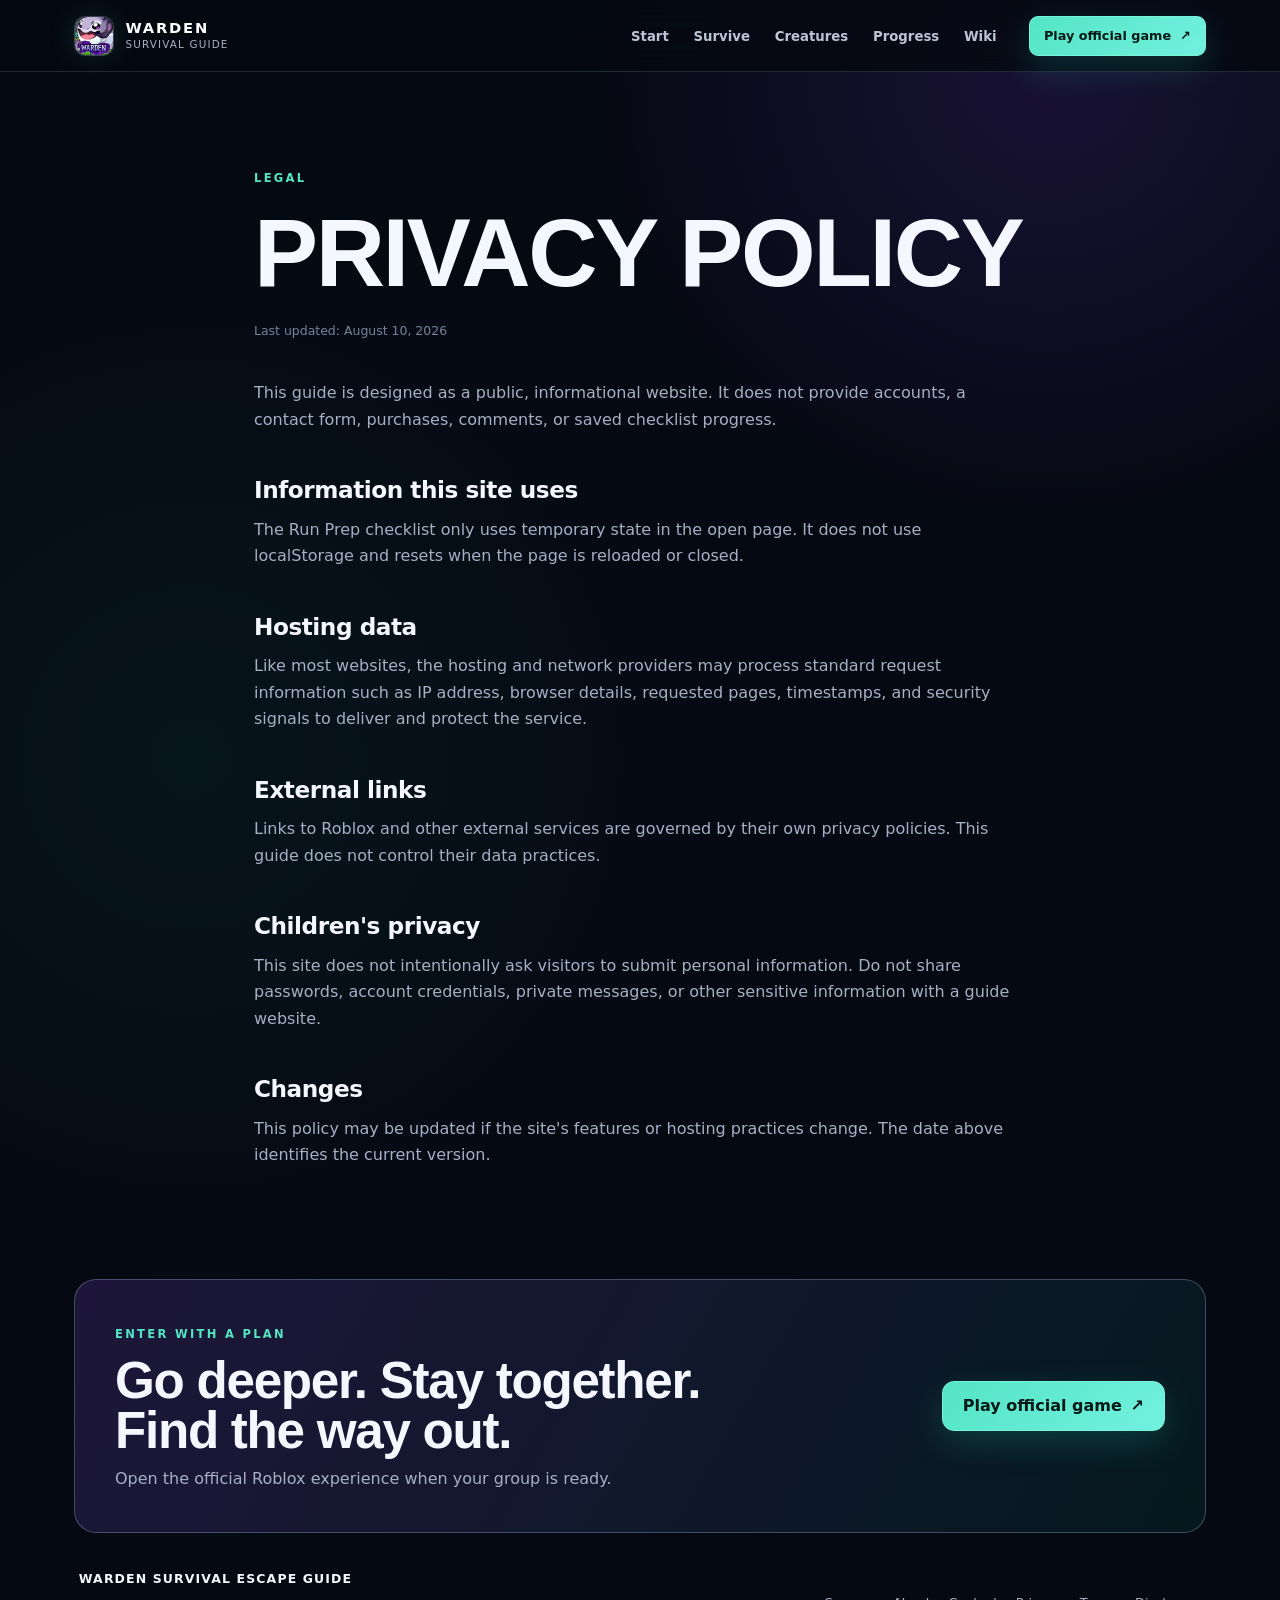
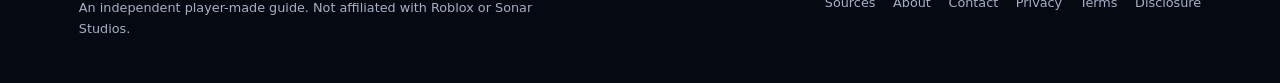
<file: privacy.html>
<!DOCTYPE html><html lang="en"><head><meta charSet="utf-8"/><meta name="viewport" content="width=device-width, initial-scale=1"/><link rel="preload" as="image" href="/game/official-icon.png" fetchPriority="high"/><link rel="stylesheet" href="/_next/static/chunks/03x.g7z8-xb9a.css" data-precedence="next"/><link rel="preload" as="script" fetchPriority="low" href="/_next/static/chunks/0_6xwz-sgzbfn.js"/><script src="/_next/static/chunks/14xlgtmp4lm.j.js" async=""></script><script src="/_next/static/chunks/0gwo8~pq2h6hd.js" async=""></script><script src="/_next/static/chunks/00npwzujjh0eg.js" async=""></script><script src="/_next/static/chunks/turbopack-0fo.sdk9kv2wp.js" async=""></script><script src="/_next/static/chunks/04nls4_if5l0c.js" async=""></script><script src="/_next/static/chunks/0sx6b3.maim68.js" async=""></script><meta name="theme-color" content="#07111f"/><meta name="color-scheme" content="dark"/><title>Privacy Policy | WARDEN Guide</title><meta name="description" content="Privacy information for the independent WARDEN Survival Escape Guide."/><meta name="application-name" content="WARDEN Survival Escape Guide"/><link rel="manifest" href="/manifest.webmanifest"/><meta name="robots" content="index, follow"/><link rel="canonical" href="https://wardensurvivalescape.wiki/privacy"/><meta property="og:title" content="Privacy Policy"/><meta property="og:description" content="Privacy information for the independent WARDEN Survival Escape Guide."/><meta property="og:url" content="https://wardensurvivalescape.wiki/privacy"/><meta property="og:site_name" content="WARDEN Survival Escape Guide"/><meta property="og:image" content="https://wardensurvivalescape.wiki/og.png"/><meta property="og:image:width" content="1200"/><meta property="og:image:height" content="630"/><meta property="og:image:alt" content="WARDEN Survival Escape Guide"/><meta property="og:type" content="website"/><meta name="twitter:card" content="summary_large_image"/><meta name="twitter:title" content="Privacy Policy"/><meta name="twitter:description" content="Privacy information for the independent WARDEN Survival Escape Guide."/><meta name="twitter:image" content="https://wardensurvivalescape.wiki/og.png"/><link rel="shortcut icon" href="/game/official-icon.png"/><link rel="icon" href="/game/official-icon.png"/><link rel="apple-touch-icon" href="/game/official-icon.png"/><script src="/_next/static/chunks/03~yq9q893hmn.js" noModule=""></script></head><body><div hidden=""><!--$--><!--/$--></div><a class="skip-link" href="#main-content">Skip to content</a><header class="site-header"><div class="nav-shell"><a class="brand" aria-label="WARDEN Guide home" href="/"><img src="/game/official-icon.png" alt="Official WARDEN Survival Escape game icon" width="40" height="40" loading="eager" fetchPriority="high" decoding="async"/><span><strong>WARDEN</strong><small>Survival Guide</small></span></a><nav id="site-navigation" class="nav-links" aria-label="Primary navigation"><a class="" href="/how-to-play">Start</a><a class="" href="/survival-guide">Survive</a><a class="" href="/creatures">Creatures</a><a class="" href="/progression">Progress</a><a class="" href="/wiki">Wiki</a><div class="nav-mobile-play"><a class="button button-small" href="https://www.roblox.com/games/130929507719087/WARDEN-Survival-Escape" target="_blank" rel="noopener noreferrer">Play official game <span aria-hidden="true">↗</span></a></div></nav><div class="nav-desktop-play"><a class="button button-small" href="https://www.roblox.com/games/130929507719087/WARDEN-Survival-Escape" target="_blank" rel="noopener noreferrer">Play official game <span aria-hidden="true">↗</span></a></div><button class="menu-button" type="button" aria-controls="site-navigation" aria-expanded="false" aria-label="Open navigation"><span aria-hidden="true">☰</span></button></div></header><main id="main-content"><article class="legal prose"><span class="eyebrow">LEGAL</span><h1>PRIVACY POLICY</h1><p class="updated">Last updated: August 10, 2026</p><p>This guide is designed as a public, informational website. It does not provide accounts, a contact form, purchases, comments, or saved checklist progress.</p><h2>Information this site uses</h2><p>The Run Prep checklist only uses temporary state in the open page. It does not use localStorage and resets when the page is reloaded or closed.</p><h2>Hosting data</h2><p>Like most websites, the hosting and network providers may process standard request information such as IP address, browser details, requested pages, timestamps, and security signals to deliver and protect the service.</p><h2>External links</h2><p>Links to Roblox and other external services are governed by their own privacy policies. This guide does not control their data practices.</p><h2>Children&#x27;s privacy</h2><p>This site does not intentionally ask visitors to submit personal information. Do not share passwords, account credentials, private messages, or other sensitive information with a guide website.</p><h2>Changes</h2><p>This policy may be updated if the site&#x27;s features or hosting practices change. The date above identifies the current version.</p></article><!--$--><!--/$--></main><footer class="site-footer"><div class="footer-callout"><div><span class="eyebrow">ENTER WITH A PLAN</span><h2>Go deeper. Stay together. Find the way out.</h2><p>Open the official Roblox experience when your group is ready.</p></div><a class="button" href="https://www.roblox.com/games/130929507719087/WARDEN-Survival-Escape" target="_blank" rel="noopener noreferrer">Play official game <span aria-hidden="true">↗</span></a></div><div class="footer-row"><div><strong>WARDEN SURVIVAL ESCAPE GUIDE</strong><p>An independent player-made guide. Not affiliated with Roblox or Sonar Studios.</p></div><nav aria-label="Footer navigation"><a href="/sources">Sources</a><a href="/about">About</a><a href="/contact">Contact</a><a href="/privacy">Privacy</a><a href="/terms">Terms</a><a href="/disclosure">Disclosure</a></nav></div></footer><script type="application/ld+json">{"@context":"https://schema.org","@type":"WebSite","name":"WARDEN Survival Escape Guide","url":"https://wardensurvivalescape.wiki","description":"An independent player guide for WARDEN Survival Escape on Roblox.","isAccessibleForFree":true,"about":{"@type":"VideoGame","name":"WARDEN 💀 Survival Escape","url":"https://www.roblox.com/games/130929507719087/WARDEN-Survival-Escape","author":{"@type":"Organization","name":"Sonar Studios","url":"https://www.roblox.com/communities/2919215/Sonar-Studios"}}}</script><script src="/_next/static/chunks/0_6xwz-sgzbfn.js" id="_R_" async=""></script><script>(self.__next_f=self.__next_f||[]).push([0])</script><script>self.__next_f.push([1,"1:\"$Sreact.fragment\"\n2:I[94771,[\"/_next/static/chunks/04nls4_if5l0c.js\",\"/_next/static/chunks/0sx6b3.maim68.js\"],\"SiteHeader\"]\n3:I[49652,[\"/_next/static/chunks/04nls4_if5l0c.js\",\"/_next/static/chunks/0sx6b3.maim68.js\"],\"default\"]\n4:I[51865,[\"/_next/static/chunks/04nls4_if5l0c.js\",\"/_next/static/chunks/0sx6b3.maim68.js\"],\"default\"]\n5:I[44132,[\"/_next/static/chunks/04nls4_if5l0c.js\",\"/_next/static/chunks/0sx6b3.maim68.js\"],\"\"]\nf:I[52199,[\"/_next/static/chunks/04nls4_if5l0c.js\",\"/_next/static/chunks/0sx6b3.maim68.js\"],\"default\",1]\n:HL[\"/_next/static/chunks/03x.g7z8-xb9a.css\",\"style\"]\n"])</script><script>self.__next_f.push([1,"0:{\"P\":null,\"c\":[\"\",\"privacy\"],\"q\":\"\",\"i\":false,\"f\":[[[\"\",{\"children\":[\"privacy\",{\"children\":[\"__PAGE__\",{}]}]},\"$undefined\",\"$undefined\",16],[[\"$\",\"$1\",\"c\",{\"children\":[[[\"$\",\"link\",\"0\",{\"rel\":\"stylesheet\",\"href\":\"/_next/static/chunks/03x.g7z8-xb9a.css\",\"precedence\":\"next\",\"crossOrigin\":\"$undefined\",\"nonce\":\"$undefined\"}],[\"$\",\"script\",\"script-0\",{\"src\":\"/_next/static/chunks/04nls4_if5l0c.js\",\"async\":true,\"nonce\":\"$undefined\"}],[\"$\",\"script\",\"script-1\",{\"src\":\"/_next/static/chunks/0sx6b3.maim68.js\",\"async\":true,\"nonce\":\"$undefined\"}]],[\"$\",\"html\",null,{\"lang\":\"en\",\"children\":[\"$\",\"body\",null,{\"children\":[[\"$\",\"a\",null,{\"className\":\"skip-link\",\"href\":\"#main-content\",\"children\":\"Skip to content\"}],[\"$\",\"$L2\",null,{}],[\"$\",\"main\",null,{\"id\":\"main-content\",\"children\":[\"$\",\"$L3\",null,{\"parallelRouterKey\":\"children\",\"error\":\"$undefined\",\"errorStyles\":\"$undefined\",\"errorScripts\":\"$undefined\",\"template\":[\"$\",\"$L4\",null,{}],\"templateStyles\":\"$undefined\",\"templateScripts\":\"$undefined\",\"notFound\":[[\"$\",\"div\",null,{\"className\":\"legal\",\"children\":[[\"$\",\"span\",null,{\"className\":\"eyebrow\",\"children\":\"404 · LOST IN THE UNKNOWN\"}],[\"$\",\"h1\",null,{\"children\":\"THIS PATH GOES NOWHERE\"}],[\"$\",\"p\",null,{\"children\":\"The guide page you requested does not exist or has moved.\"}],[\"$\",\"p\",null,{\"style\":{\"marginTop\":\"1rem\"},\"children\":[\"$\",\"$L5\",null,{\"className\":\"text-link\",\"href\":\"/\",\"children\":\"Return to the field guide →\"}]}]]}],[]],\"forbidden\":\"$undefined\",\"unauthorized\":\"$undefined\"}]}],[\"$\",\"footer\",null,{\"className\":\"site-footer\",\"children\":[[\"$\",\"div\",null,{\"className\":\"footer-callout\",\"children\":[[\"$\",\"div\",null,{\"children\":[[\"$\",\"span\",null,{\"className\":\"eyebrow\",\"children\":\"ENTER WITH A PLAN\"}],[\"$\",\"h2\",null,{\"children\":\"Go deeper. Stay together. Find the way out.\"}],[\"$\",\"p\",null,{\"children\":\"Open the official Roblox experience when your group is ready.\"}]]}],[\"$\",\"a\",null,{\"className\":\"button\",\"href\":\"https://www.roblox.com/games/130929507719087/WARDEN-Survival-Escape\",\"target\":\"_blank\",\"rel\":\"noopener noreferrer\",\"children\":[\"Play official game \",[\"$\",\"span\",null,{\"aria-hidden\":\"true\",\"children\":\"↗\"}]]}]]}],[\"$\",\"div\",null,{\"className\":\"footer-row\",\"children\":[[\"$\",\"div\",null,{\"children\":[[\"$\",\"strong\",null,{\"children\":\"WARDEN SURVIVAL ESCAPE GUIDE\"}],[\"$\",\"p\",null,{\"children\":\"An independent player-made guide. Not affiliated with Roblox or Sonar Studios.\"}]]}],[\"$\",\"nav\",null,{\"aria-label\":\"Footer navigation\",\"children\":[[\"$\",\"$L5\",\"/sources\",{\"href\":\"/sources\",\"children\":\"Sources\"}],[\"$\",\"$L5\",\"/about\",{\"href\":\"/about\",\"children\":\"About\"}],[\"$\",\"$L5\",\"/contact\",{\"href\":\"/contact\",\"children\":\"Contact\"}],[\"$\",\"$L5\",\"/privacy\",{\"href\":\"/privacy\",\"children\":\"Privacy\"}],[\"$\",\"$L5\",\"/terms\",{\"href\":\"/terms\",\"children\":\"Terms\"}],[\"$\",\"$L5\",\"/disclosure\",{\"href\":\"/disclosure\",\"children\":\"Disclosure\"}]]}]]}]]}],[\"$\",\"script\",null,{\"type\":\"application/ld+json\",\"dangerouslySetInnerHTML\":{\"__html\":\"{\\\"@context\\\":\\\"https://schema.org\\\",\\\"@type\\\":\\\"WebSite\\\",\\\"name\\\":\\\"WARDEN Survival Escape Guide\\\",\\\"url\\\":\\\"https://wardensurvivalescape.wiki\\\",\\\"description\\\":\\\"An independent player guide for WARDEN Survival Escape on Roblox.\\\",\\\"isAccessibleForFree\\\":true,\\\"about\\\":{\\\"@type\\\":\\\"VideoGame\\\",\\\"name\\\":\\\"WARDEN 💀 Survival Escape\\\",\\\"url\\\":\\\"https://www.roblox.com/games/130929507719087/WARDEN-Survival-Escape\\\",\\\"author\\\":{\\\"@type\\\":\\\"Organization\\\",\\\"name\\\":\\\"Sonar Studios\\\",\\\"url\\\":\\\"https://www.roblox.com/communities/2919215/Sonar-Studios\\\"}}}\"}}]]}]}]]}],{\"children\":[[\"$\",\"$1\",\"c\",{\"children\":[null,[\"$\",\"$L3\",null,{\"parallelRouterKey\":\"children\",\"error\":\"$undefined\",\"errorStyles\":\"$undefined\",\"errorScripts\":\"$undefined\",\"template\":[\"$\",\"$L4\",null,{}],\"templateStyles\":\"$undefined\",\"templateScripts\":\"$undefined\",\"notFound\":\"$undefined\",\"forbidden\":\"$undefined\",\"unauthorized\":\"$undefined\"}]]}],{\"children\":[[\"$\",\"$1\",\"c\",{\"children\":[[\"$\",\"article\",null,{\"className\":\"legal prose\",\"children\":[[\"$\",\"span\",null,{\"className\":\"eyebrow\",\"children\":\"LEGAL\"}],[\"$\",\"h1\",null,{\"children\":\"PRIVACY POLICY\"}],[\"$\",\"p\",null,{\"className\":\"updated\",\"children\":\"Last updated: August 10, 2026\"}],[\"$\",\"p\",null,{\"children\":\"This guide is designed as a public, informational website. It does not provide accounts, a contact form, purchases, comments, or saved checklist progress.\"}],[\"$\",\"h2\",null,{\"children\":\"Information this site uses\"}],[\"$\",\"p\",null,{\"children\":\"The Run Prep checklist only uses temporary state in the open page. It does not use localStorage and resets when the page is reloaded or closed.\"}],[\"$\",\"h2\",null,{\"children\":\"Hosting data\"}],[\"$\",\"p\",null,{\"children\":\"Like most websites, the hosting and network providers may process standard request information such as IP address, browser details, requested pages, timestamps, and security signals to deliver and protect the service.\"}],\"$L6\",\"$L7\",\"$L8\",\"$L9\",\"$La\",\"$Lb\"]}],null,\"$Lc\"]}],{},null,false,null]},null,false,\"$@d\"]},null,false,null],\"$Le\",false]],\"m\":\"$undefined\",\"G\":[\"$f\",[\"$L10\"]],\"S\":true,\"h\":null,\"s\":\"$undefined\",\"l\":\"$undefined\",\"p\":\"$undefined\",\"d\":\"$undefined\",\"b\":\"_rrWgCsG80MW6xVOMwszS\"}\n"])</script><script>self.__next_f.push([1,"11:I[62061,[\"/_next/static/chunks/04nls4_if5l0c.js\",\"/_next/static/chunks/0sx6b3.maim68.js\"],\"OutletBoundary\"]\n12:\"$Sreact.suspense\"\n15:I[62061,[\"/_next/static/chunks/04nls4_if5l0c.js\",\"/_next/static/chunks/0sx6b3.maim68.js\"],\"ViewportBoundary\"]\n17:I[62061,[\"/_next/static/chunks/04nls4_if5l0c.js\",\"/_next/static/chunks/0sx6b3.maim68.js\"],\"MetadataBoundary\"]\n6:[\"$\",\"h2\",null,{\"children\":\"External links\"}]\n7:[\"$\",\"p\",null,{\"children\":\"Links to Roblox and other external services are governed by their own privacy policies. This guide does not control their data practices.\"}]\n8:[\"$\",\"h2\",null,{\"children\":\"Children's privacy\"}]\n9:[\"$\",\"p\",null,{\"children\":\"This site does not intentionally ask visitors to submit personal information. Do not share passwords, account credentials, private messages, or other sensitive information with a guide website.\"}]\na:[\"$\",\"h2\",null,{\"children\":\"Changes\"}]\nb:[\"$\",\"p\",null,{\"children\":\"This policy may be updated if the site's features or hosting practices change. The date above identifies the current version.\"}]\nc:[\"$\",\"$L11\",null,{\"children\":[\"$\",\"$12\",null,{\"name\":\"Next.MetadataOutlet\",\"children\":\"$@13\"}]}]\n14:[]\nd:\"$W14\"\ne:[\"$\",\"$1\",\"h\",{\"children\":[null,[\"$\",\"$L15\",null,{\"children\":\"$L16\"}],[\"$\",\"div\",null,{\"hidden\":true,\"children\":[\"$\",\"$L17\",null,{\"children\":[\"$\",\"$12\",null,{\"name\":\"Next.Metadata\",\"children\":\"$L18\"}]}]}],null]}]\n10:[\"$\",\"link\",\"0\",{\"rel\":\"stylesheet\",\"href\":\"/_next/static/chunks/03x.g7z8-xb9a.css\",\"precedence\":\"next\",\"crossOrigin\":\"$undefined\",\"nonce\":\"$undefined\"}]\n"])</script><script>self.__next_f.push([1,"16:[[\"$\",\"meta\",\"0\",{\"charSet\":\"utf-8\"}],[\"$\",\"meta\",\"1\",{\"name\":\"viewport\",\"content\":\"width=device-width, initial-scale=1\"}],[\"$\",\"meta\",\"2\",{\"name\":\"theme-color\",\"content\":\"#07111f\"}],[\"$\",\"meta\",\"3\",{\"name\":\"color-scheme\",\"content\":\"dark\"}]]\n"])</script><script>self.__next_f.push([1,"19:I[13139,[\"/_next/static/chunks/04nls4_if5l0c.js\",\"/_next/static/chunks/0sx6b3.maim68.js\"],\"IconMark\"]\n13:null\n"])</script><script>self.__next_f.push([1,"18:[[\"$\",\"title\",\"0\",{\"children\":\"Privacy Policy | WARDEN Guide\"}],[\"$\",\"meta\",\"1\",{\"name\":\"description\",\"content\":\"Privacy information for the independent WARDEN Survival Escape Guide.\"}],[\"$\",\"meta\",\"2\",{\"name\":\"application-name\",\"content\":\"WARDEN Survival Escape Guide\"}],[\"$\",\"link\",\"3\",{\"rel\":\"manifest\",\"href\":\"/manifest.webmanifest\",\"crossOrigin\":\"$undefined\"}],[\"$\",\"meta\",\"4\",{\"name\":\"robots\",\"content\":\"index, follow\"}],[\"$\",\"link\",\"5\",{\"rel\":\"canonical\",\"href\":\"https://wardensurvivalescape.wiki/privacy\"}],[\"$\",\"meta\",\"6\",{\"property\":\"og:title\",\"content\":\"Privacy Policy\"}],[\"$\",\"meta\",\"7\",{\"property\":\"og:description\",\"content\":\"Privacy information for the independent WARDEN Survival Escape Guide.\"}],[\"$\",\"meta\",\"8\",{\"property\":\"og:url\",\"content\":\"https://wardensurvivalescape.wiki/privacy\"}],[\"$\",\"meta\",\"9\",{\"property\":\"og:site_name\",\"content\":\"WARDEN Survival Escape Guide\"}],[\"$\",\"meta\",\"10\",{\"property\":\"og:image\",\"content\":\"https://wardensurvivalescape.wiki/og.png\"}],[\"$\",\"meta\",\"11\",{\"property\":\"og:image:width\",\"content\":\"1200\"}],[\"$\",\"meta\",\"12\",{\"property\":\"og:image:height\",\"content\":\"630\"}],[\"$\",\"meta\",\"13\",{\"property\":\"og:image:alt\",\"content\":\"WARDEN Survival Escape Guide\"}],[\"$\",\"meta\",\"14\",{\"property\":\"og:type\",\"content\":\"website\"}],[\"$\",\"meta\",\"15\",{\"name\":\"twitter:card\",\"content\":\"summary_large_image\"}],[\"$\",\"meta\",\"16\",{\"name\":\"twitter:title\",\"content\":\"Privacy Policy\"}],[\"$\",\"meta\",\"17\",{\"name\":\"twitter:description\",\"content\":\"Privacy information for the independent WARDEN Survival Escape Guide.\"}],[\"$\",\"meta\",\"18\",{\"name\":\"twitter:image\",\"content\":\"https://wardensurvivalescape.wiki/og.png\"}],[\"$\",\"link\",\"19\",{\"rel\":\"shortcut icon\",\"href\":\"/game/official-icon.png\"}],[\"$\",\"link\",\"20\",{\"rel\":\"icon\",\"href\":\"/game/official-icon.png\"}],[\"$\",\"link\",\"21\",{\"rel\":\"apple-touch-icon\",\"href\":\"/game/official-icon.png\"}],[\"$\",\"$L19\",\"22\",{}]]\n"])</script></body></html>
</file>
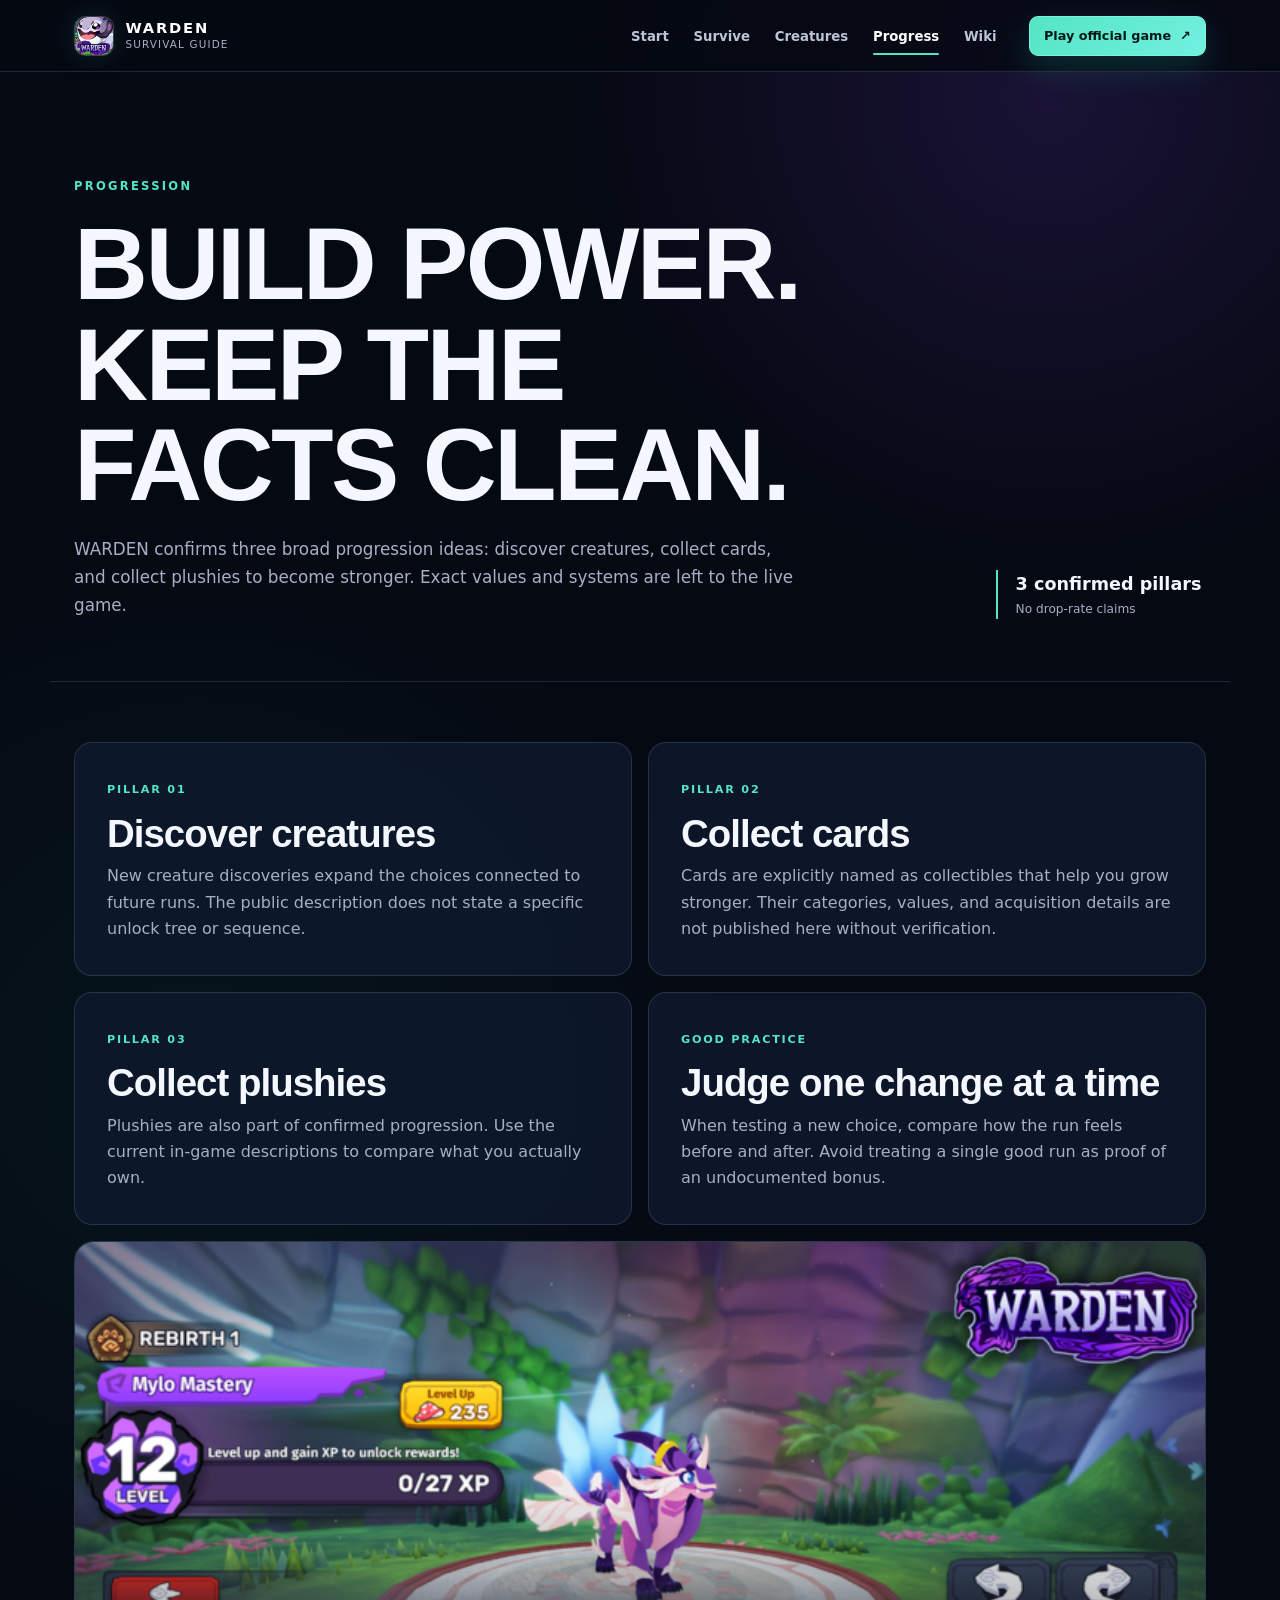
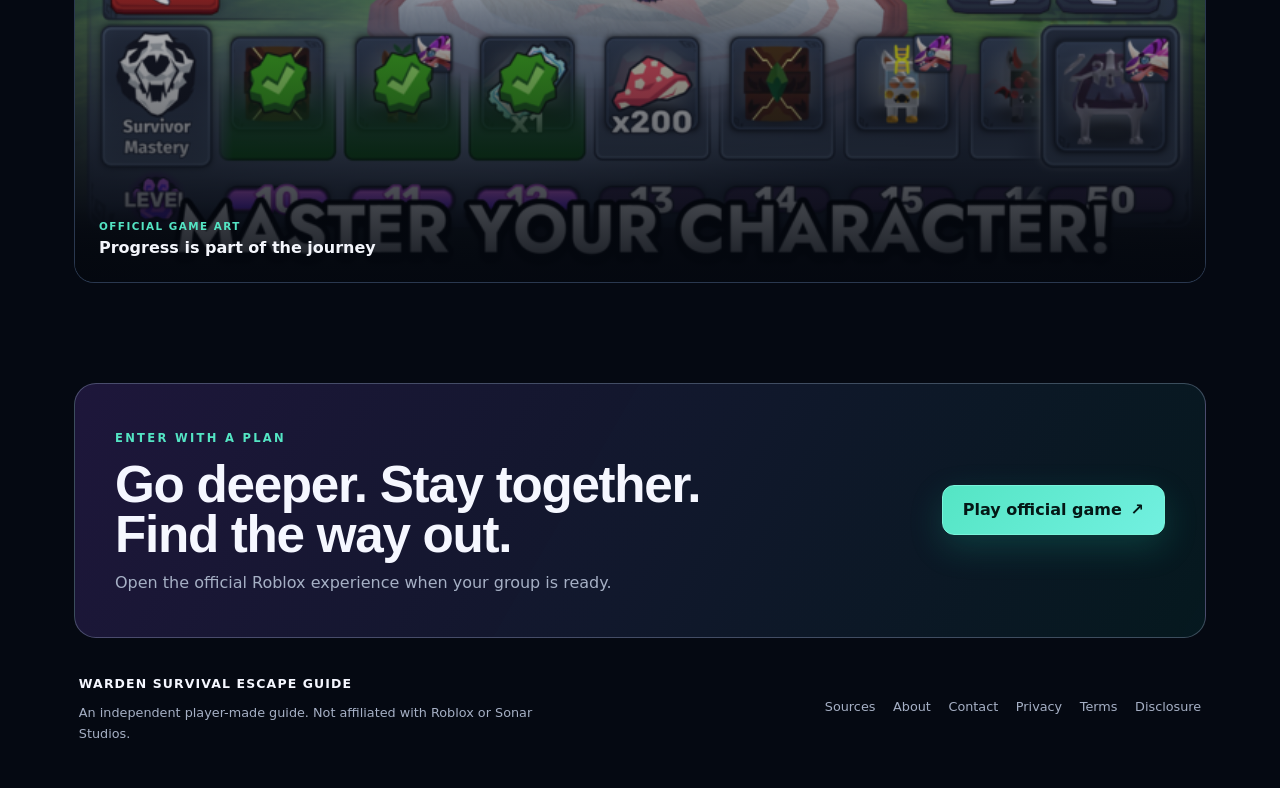
<file: progression.html>
<!DOCTYPE html><html lang="en"><head><meta charSet="utf-8"/><meta name="viewport" content="width=device-width, initial-scale=1"/><link rel="preload" as="image" href="/game/official-icon.png" fetchPriority="high"/><link rel="stylesheet" href="/_next/static/chunks/03x.g7z8-xb9a.css" data-precedence="next"/><link rel="preload" as="script" fetchPriority="low" href="/_next/static/chunks/0_6xwz-sgzbfn.js"/><script src="/_next/static/chunks/14xlgtmp4lm.j.js" async=""></script><script src="/_next/static/chunks/0gwo8~pq2h6hd.js" async=""></script><script src="/_next/static/chunks/00npwzujjh0eg.js" async=""></script><script src="/_next/static/chunks/turbopack-0fo.sdk9kv2wp.js" async=""></script><script src="/_next/static/chunks/04nls4_if5l0c.js" async=""></script><script src="/_next/static/chunks/0sx6b3.maim68.js" async=""></script><meta name="theme-color" content="#07111f"/><meta name="color-scheme" content="dark"/><title>WARDEN Progression | WARDEN Guide</title><meta name="description" content="A fact-checked overview of creatures, cards, plushies, and becoming stronger in WARDEN Survival Escape."/><meta name="application-name" content="WARDEN Survival Escape Guide"/><link rel="manifest" href="/manifest.webmanifest"/><meta name="robots" content="index, follow"/><link rel="canonical" href="https://wardensurvivalescape.wiki/progression"/><meta property="og:title" content="WARDEN Progression"/><meta property="og:description" content="A fact-checked overview of creatures, cards, plushies, and becoming stronger in WARDEN Survival Escape."/><meta property="og:url" content="https://wardensurvivalescape.wiki/progression"/><meta property="og:site_name" content="WARDEN Survival Escape Guide"/><meta property="og:image" content="https://wardensurvivalescape.wiki/og.png"/><meta property="og:image:width" content="1200"/><meta property="og:image:height" content="630"/><meta property="og:image:alt" content="WARDEN Survival Escape Guide"/><meta property="og:type" content="website"/><meta name="twitter:card" content="summary_large_image"/><meta name="twitter:title" content="WARDEN Progression"/><meta name="twitter:description" content="A fact-checked overview of creatures, cards, plushies, and becoming stronger in WARDEN Survival Escape."/><meta name="twitter:image" content="https://wardensurvivalescape.wiki/og.png"/><link rel="shortcut icon" href="/game/official-icon.png"/><link rel="icon" href="/game/official-icon.png"/><link rel="apple-touch-icon" href="/game/official-icon.png"/><script src="/_next/static/chunks/03~yq9q893hmn.js" noModule=""></script></head><body><div hidden=""><!--$--><!--/$--></div><a class="skip-link" href="#main-content">Skip to content</a><header class="site-header"><div class="nav-shell"><a class="brand" aria-label="WARDEN Guide home" href="/"><img src="/game/official-icon.png" alt="Official WARDEN Survival Escape game icon" width="40" height="40" loading="eager" fetchPriority="high" decoding="async"/><span><strong>WARDEN</strong><small>Survival Guide</small></span></a><nav id="site-navigation" class="nav-links" aria-label="Primary navigation"><a class="" href="/how-to-play">Start</a><a class="" href="/survival-guide">Survive</a><a class="" href="/creatures">Creatures</a><a class="active" aria-current="page" href="/progression">Progress</a><a class="" href="/wiki">Wiki</a><div class="nav-mobile-play"><a class="button button-small" href="https://www.roblox.com/games/130929507719087/WARDEN-Survival-Escape" target="_blank" rel="noopener noreferrer">Play official game <span aria-hidden="true">↗</span></a></div></nav><div class="nav-desktop-play"><a class="button button-small" href="https://www.roblox.com/games/130929507719087/WARDEN-Survival-Escape" target="_blank" rel="noopener noreferrer">Play official game <span aria-hidden="true">↗</span></a></div><button class="menu-button" type="button" aria-controls="site-navigation" aria-expanded="false" aria-label="Open navigation"><span aria-hidden="true">☰</span></button></div></header><main id="main-content"><section class="page-hero"><div><span class="eyebrow">PROGRESSION</span><h1>BUILD POWER. KEEP THE FACTS CLEAN.</h1><p>WARDEN confirms three broad progression ideas: discover creatures, collect cards, and collect plushies to become stronger. Exact values and systems are left to the live game.</p></div><aside><strong>3 confirmed pillars</strong><span>No drop-rate claims</span></aside></section><div class="content"><div class="content-grid"><article class="info-card"><span class="kicker-number">PILLAR 01</span><h2>Discover creatures</h2><p>New creature discoveries expand the choices connected to future runs. The public description does not state a specific unlock tree or sequence.</p></article><article class="info-card"><span class="kicker-number">PILLAR 02</span><h2>Collect cards</h2><p>Cards are explicitly named as collectibles that help you grow stronger. Their categories, values, and acquisition details are not published here without verification.</p></article><article class="info-card"><span class="kicker-number">PILLAR 03</span><h2>Collect plushies</h2><p>Plushies are also part of confirmed progression. Use the current in-game descriptions to compare what you actually own.</p></article><article class="info-card"><span class="kicker-number">GOOD PRACTICE</span><h2>Judge one change at a time</h2><p>When testing a new choice, compare how the run feels before and after. Avoid treating a single good run as proof of an undocumented bonus.</p></article></div><figure class="media-panel" style="margin-top:1rem"><img src="/game/official-mastery.png" alt="Official WARDEN artwork themed around creature progression" width="762" height="432" loading="lazy" decoding="async"/><figcaption><span>Official game art</span>Progress is part of the journey</figcaption></figure></div><!--$--><!--/$--></main><footer class="site-footer"><div class="footer-callout"><div><span class="eyebrow">ENTER WITH A PLAN</span><h2>Go deeper. Stay together. Find the way out.</h2><p>Open the official Roblox experience when your group is ready.</p></div><a class="button" href="https://www.roblox.com/games/130929507719087/WARDEN-Survival-Escape" target="_blank" rel="noopener noreferrer">Play official game <span aria-hidden="true">↗</span></a></div><div class="footer-row"><div><strong>WARDEN SURVIVAL ESCAPE GUIDE</strong><p>An independent player-made guide. Not affiliated with Roblox or Sonar Studios.</p></div><nav aria-label="Footer navigation"><a href="/sources">Sources</a><a href="/about">About</a><a href="/contact">Contact</a><a href="/privacy">Privacy</a><a href="/terms">Terms</a><a href="/disclosure">Disclosure</a></nav></div></footer><script type="application/ld+json">{"@context":"https://schema.org","@type":"WebSite","name":"WARDEN Survival Escape Guide","url":"https://wardensurvivalescape.wiki","description":"An independent player guide for WARDEN Survival Escape on Roblox.","isAccessibleForFree":true,"about":{"@type":"VideoGame","name":"WARDEN 💀 Survival Escape","url":"https://www.roblox.com/games/130929507719087/WARDEN-Survival-Escape","author":{"@type":"Organization","name":"Sonar Studios","url":"https://www.roblox.com/communities/2919215/Sonar-Studios"}}}</script><script src="/_next/static/chunks/0_6xwz-sgzbfn.js" id="_R_" async=""></script><script>(self.__next_f=self.__next_f||[]).push([0])</script><script>self.__next_f.push([1,"1:\"$Sreact.fragment\"\n2:I[94771,[\"/_next/static/chunks/04nls4_if5l0c.js\",\"/_next/static/chunks/0sx6b3.maim68.js\"],\"SiteHeader\"]\n3:I[49652,[\"/_next/static/chunks/04nls4_if5l0c.js\",\"/_next/static/chunks/0sx6b3.maim68.js\"],\"default\"]\n4:I[51865,[\"/_next/static/chunks/04nls4_if5l0c.js\",\"/_next/static/chunks/0sx6b3.maim68.js\"],\"default\"]\n5:I[44132,[\"/_next/static/chunks/04nls4_if5l0c.js\",\"/_next/static/chunks/0sx6b3.maim68.js\"],\"\"]\nd:I[52199,[\"/_next/static/chunks/04nls4_if5l0c.js\",\"/_next/static/chunks/0sx6b3.maim68.js\"],\"default\",1]\n:HL[\"/_next/static/chunks/03x.g7z8-xb9a.css\",\"style\"]\n"])</script><script>self.__next_f.push([1,"0:{\"P\":null,\"c\":[\"\",\"progression\"],\"q\":\"\",\"i\":false,\"f\":[[[\"\",{\"children\":[\"progression\",{\"children\":[\"__PAGE__\",{}]}]},\"$undefined\",\"$undefined\",16],[[\"$\",\"$1\",\"c\",{\"children\":[[[\"$\",\"link\",\"0\",{\"rel\":\"stylesheet\",\"href\":\"/_next/static/chunks/03x.g7z8-xb9a.css\",\"precedence\":\"next\",\"crossOrigin\":\"$undefined\",\"nonce\":\"$undefined\"}],[\"$\",\"script\",\"script-0\",{\"src\":\"/_next/static/chunks/04nls4_if5l0c.js\",\"async\":true,\"nonce\":\"$undefined\"}],[\"$\",\"script\",\"script-1\",{\"src\":\"/_next/static/chunks/0sx6b3.maim68.js\",\"async\":true,\"nonce\":\"$undefined\"}]],[\"$\",\"html\",null,{\"lang\":\"en\",\"children\":[\"$\",\"body\",null,{\"children\":[[\"$\",\"a\",null,{\"className\":\"skip-link\",\"href\":\"#main-content\",\"children\":\"Skip to content\"}],[\"$\",\"$L2\",null,{}],[\"$\",\"main\",null,{\"id\":\"main-content\",\"children\":[\"$\",\"$L3\",null,{\"parallelRouterKey\":\"children\",\"error\":\"$undefined\",\"errorStyles\":\"$undefined\",\"errorScripts\":\"$undefined\",\"template\":[\"$\",\"$L4\",null,{}],\"templateStyles\":\"$undefined\",\"templateScripts\":\"$undefined\",\"notFound\":[[\"$\",\"div\",null,{\"className\":\"legal\",\"children\":[[\"$\",\"span\",null,{\"className\":\"eyebrow\",\"children\":\"404 · LOST IN THE UNKNOWN\"}],[\"$\",\"h1\",null,{\"children\":\"THIS PATH GOES NOWHERE\"}],[\"$\",\"p\",null,{\"children\":\"The guide page you requested does not exist or has moved.\"}],[\"$\",\"p\",null,{\"style\":{\"marginTop\":\"1rem\"},\"children\":[\"$\",\"$L5\",null,{\"className\":\"text-link\",\"href\":\"/\",\"children\":\"Return to the field guide →\"}]}]]}],[]],\"forbidden\":\"$undefined\",\"unauthorized\":\"$undefined\"}]}],[\"$\",\"footer\",null,{\"className\":\"site-footer\",\"children\":[[\"$\",\"div\",null,{\"className\":\"footer-callout\",\"children\":[[\"$\",\"div\",null,{\"children\":[[\"$\",\"span\",null,{\"className\":\"eyebrow\",\"children\":\"ENTER WITH A PLAN\"}],[\"$\",\"h2\",null,{\"children\":\"Go deeper. Stay together. Find the way out.\"}],[\"$\",\"p\",null,{\"children\":\"Open the official Roblox experience when your group is ready.\"}]]}],[\"$\",\"a\",null,{\"className\":\"button\",\"href\":\"https://www.roblox.com/games/130929507719087/WARDEN-Survival-Escape\",\"target\":\"_blank\",\"rel\":\"noopener noreferrer\",\"children\":[\"Play official game \",[\"$\",\"span\",null,{\"aria-hidden\":\"true\",\"children\":\"↗\"}]]}]]}],[\"$\",\"div\",null,{\"className\":\"footer-row\",\"children\":[[\"$\",\"div\",null,{\"children\":[[\"$\",\"strong\",null,{\"children\":\"WARDEN SURVIVAL ESCAPE GUIDE\"}],[\"$\",\"p\",null,{\"children\":\"An independent player-made guide. Not affiliated with Roblox or Sonar Studios.\"}]]}],[\"$\",\"nav\",null,{\"aria-label\":\"Footer navigation\",\"children\":[[\"$\",\"$L5\",\"/sources\",{\"href\":\"/sources\",\"children\":\"Sources\"}],[\"$\",\"$L5\",\"/about\",{\"href\":\"/about\",\"children\":\"About\"}],[\"$\",\"$L5\",\"/contact\",{\"href\":\"/contact\",\"children\":\"Contact\"}],[\"$\",\"$L5\",\"/privacy\",{\"href\":\"/privacy\",\"children\":\"Privacy\"}],[\"$\",\"$L5\",\"/terms\",{\"href\":\"/terms\",\"children\":\"Terms\"}],[\"$\",\"$L5\",\"/disclosure\",{\"href\":\"/disclosure\",\"children\":\"Disclosure\"}]]}]]}]]}],[\"$\",\"script\",null,{\"type\":\"application/ld+json\",\"dangerouslySetInnerHTML\":{\"__html\":\"{\\\"@context\\\":\\\"https://schema.org\\\",\\\"@type\\\":\\\"WebSite\\\",\\\"name\\\":\\\"WARDEN Survival Escape Guide\\\",\\\"url\\\":\\\"https://wardensurvivalescape.wiki\\\",\\\"description\\\":\\\"An independent player guide for WARDEN Survival Escape on Roblox.\\\",\\\"isAccessibleForFree\\\":true,\\\"about\\\":{\\\"@type\\\":\\\"VideoGame\\\",\\\"name\\\":\\\"WARDEN 💀 Survival Escape\\\",\\\"url\\\":\\\"https://www.roblox.com/games/130929507719087/WARDEN-Survival-Escape\\\",\\\"author\\\":{\\\"@type\\\":\\\"Organization\\\",\\\"name\\\":\\\"Sonar Studios\\\",\\\"url\\\":\\\"https://www.roblox.com/communities/2919215/Sonar-Studios\\\"}}}\"}}]]}]}]]}],{\"children\":[[\"$\",\"$1\",\"c\",{\"children\":[null,[\"$\",\"$L3\",null,{\"parallelRouterKey\":\"children\",\"error\":\"$undefined\",\"errorStyles\":\"$undefined\",\"errorScripts\":\"$undefined\",\"template\":[\"$\",\"$L4\",null,{}],\"templateStyles\":\"$undefined\",\"templateScripts\":\"$undefined\",\"notFound\":\"$undefined\",\"forbidden\":\"$undefined\",\"unauthorized\":\"$undefined\"}]]}],{\"children\":[[\"$\",\"$1\",\"c\",{\"children\":[[[\"$\",\"section\",null,{\"className\":\"page-hero\",\"children\":[[\"$\",\"div\",null,{\"children\":[[\"$\",\"span\",null,{\"className\":\"eyebrow\",\"children\":\"PROGRESSION\"}],[\"$\",\"h1\",null,{\"children\":\"BUILD POWER. KEEP THE FACTS CLEAN.\"}],[\"$\",\"p\",null,{\"children\":\"WARDEN confirms three broad progression ideas: discover creatures, collect cards, and collect plushies to become stronger. Exact values and systems are left to the live game.\"}]]}],[\"$\",\"aside\",null,{\"children\":[[\"$\",\"strong\",null,{\"children\":\"3 confirmed pillars\"}],[\"$\",\"span\",null,{\"children\":\"No drop-rate claims\"}]]}]]}],[\"$\",\"div\",null,{\"className\":\"content\",\"children\":[[\"$\",\"div\",null,{\"className\":\"content-grid\",\"children\":[[\"$\",\"article\",null,{\"className\":\"info-card\",\"children\":[[\"$\",\"span\",null,{\"className\":\"kicker-number\",\"children\":\"PILLAR 01\"}],[\"$\",\"h2\",null,{\"children\":\"Discover creatures\"}],[\"$\",\"p\",null,{\"children\":\"New creature discoveries expand the choices connected to future runs. The public description does not state a specific unlock tree or sequence.\"}]]}],\"$L6\",\"$L7\",\"$L8\"]}],\"$L9\"]}]],null,\"$La\"]}],{},null,false,null]},null,false,\"$@b\"]},null,false,null],\"$Lc\",false]],\"m\":\"$undefined\",\"G\":[\"$d\",[\"$Le\"]],\"S\":true,\"h\":null,\"s\":\"$undefined\",\"l\":\"$undefined\",\"p\":\"$undefined\",\"d\":\"$undefined\",\"b\":\"_rrWgCsG80MW6xVOMwszS\"}\n"])</script><script>self.__next_f.push([1,"f:I[62061,[\"/_next/static/chunks/04nls4_if5l0c.js\",\"/_next/static/chunks/0sx6b3.maim68.js\"],\"OutletBoundary\"]\n10:\"$Sreact.suspense\"\n13:I[62061,[\"/_next/static/chunks/04nls4_if5l0c.js\",\"/_next/static/chunks/0sx6b3.maim68.js\"],\"ViewportBoundary\"]\n15:I[62061,[\"/_next/static/chunks/04nls4_if5l0c.js\",\"/_next/static/chunks/0sx6b3.maim68.js\"],\"MetadataBoundary\"]\n6:[\"$\",\"article\",null,{\"className\":\"info-card\",\"children\":[[\"$\",\"span\",null,{\"className\":\"kicker-number\",\"children\":\"PILLAR 02\"}],[\"$\",\"h2\",null,{\"children\":\"Collect cards\"}],[\"$\",\"p\",null,{\"children\":\"Cards are explicitly named as collectibles that help you grow stronger. Their categories, values, and acquisition details are not published here without verification.\"}]]}]\n7:[\"$\",\"article\",null,{\"className\":\"info-card\",\"children\":[[\"$\",\"span\",null,{\"className\":\"kicker-number\",\"children\":\"PILLAR 03\"}],[\"$\",\"h2\",null,{\"children\":\"Collect plushies\"}],[\"$\",\"p\",null,{\"children\":\"Plushies are also part of confirmed progression. Use the current in-game descriptions to compare what you actually own.\"}]]}]\n8:[\"$\",\"article\",null,{\"className\":\"info-card\",\"children\":[[\"$\",\"span\",null,{\"className\":\"kicker-number\",\"children\":\"GOOD PRACTICE\"}],[\"$\",\"h2\",null,{\"children\":\"Judge one change at a time\"}],[\"$\",\"p\",null,{\"children\":\"When testing a new choice, compare how the run feels before and after. Avoid treating a single good run as proof of an undocumented bonus.\"}]]}]\n9:[\"$\",\"figure\",null,{\"className\":\"media-panel\",\"style\":{\"marginTop\":\"1rem\"},\"children\":[[\"$\",\"img\",null,{\"src\":\"/game/official-mastery.png\",\"alt\":\"Official WARDEN artwork themed around creature progression\",\"width\":762,\"height\":432,\"className\":\"$undefined\",\"sizes\":\"$undefined\",\"loading\":\"lazy\",\"fetchPriority\":\"$undefined\",\"decoding\":\"async\"}],[\"$\",\"figcaption\",null,{\"children\":[[\"$\",\"span\",null,{\"children\":\"Official game art\"}],\"Progress is part of the journey\"]}]]}]\na:[\"$\",\"$Lf\",null,{\"children\":[\"$\",\"$10\",null,{\"name\":\"Next.MetadataOutlet\",\"children\":\"$@11\"}]}]\n12:[]\nb:\"$W12\"\nc:[\"$\",\"$1\",\"h\",{\"children\":[null,[\"$\",\"$L13\",null,{\"children\":\"$L14\"}],[\"$\",\"div\",null,{\"hidden\":true,\"children\":[\"$\",\"$L15\",null,{\"children\":[\"$\",\"$10\",null,{\"name\":\"Next.Metadata\",\"children\":\"$L16\"}]}]}],null]}]\ne:[\"$\",\"link\",\"0\",{\"rel\":\"stylesheet\",\"href\":\"/_next/static/chunks/03x.g7z8-xb9a.css\",\"precedence\":\"next\",\"crossOrigin\":\"$undefined\",\"nonce\":\"$undefined\"}]\n"])</script><script>self.__next_f.push([1,"14:[[\"$\",\"meta\",\"0\",{\"charSet\":\"utf-8\"}],[\"$\",\"meta\",\"1\",{\"name\":\"viewport\",\"content\":\"width=device-width, initial-scale=1\"}],[\"$\",\"meta\",\"2\",{\"name\":\"theme-color\",\"content\":\"#07111f\"}],[\"$\",\"meta\",\"3\",{\"name\":\"color-scheme\",\"content\":\"dark\"}]]\n"])</script><script>self.__next_f.push([1,"17:I[13139,[\"/_next/static/chunks/04nls4_if5l0c.js\",\"/_next/static/chunks/0sx6b3.maim68.js\"],\"IconMark\"]\n11:null\n"])</script><script>self.__next_f.push([1,"16:[[\"$\",\"title\",\"0\",{\"children\":\"WARDEN Progression | WARDEN Guide\"}],[\"$\",\"meta\",\"1\",{\"name\":\"description\",\"content\":\"A fact-checked overview of creatures, cards, plushies, and becoming stronger in WARDEN Survival Escape.\"}],[\"$\",\"meta\",\"2\",{\"name\":\"application-name\",\"content\":\"WARDEN Survival Escape Guide\"}],[\"$\",\"link\",\"3\",{\"rel\":\"manifest\",\"href\":\"/manifest.webmanifest\",\"crossOrigin\":\"$undefined\"}],[\"$\",\"meta\",\"4\",{\"name\":\"robots\",\"content\":\"index, follow\"}],[\"$\",\"link\",\"5\",{\"rel\":\"canonical\",\"href\":\"https://wardensurvivalescape.wiki/progression\"}],[\"$\",\"meta\",\"6\",{\"property\":\"og:title\",\"content\":\"WARDEN Progression\"}],[\"$\",\"meta\",\"7\",{\"property\":\"og:description\",\"content\":\"A fact-checked overview of creatures, cards, plushies, and becoming stronger in WARDEN Survival Escape.\"}],[\"$\",\"meta\",\"8\",{\"property\":\"og:url\",\"content\":\"https://wardensurvivalescape.wiki/progression\"}],[\"$\",\"meta\",\"9\",{\"property\":\"og:site_name\",\"content\":\"WARDEN Survival Escape Guide\"}],[\"$\",\"meta\",\"10\",{\"property\":\"og:image\",\"content\":\"https://wardensurvivalescape.wiki/og.png\"}],[\"$\",\"meta\",\"11\",{\"property\":\"og:image:width\",\"content\":\"1200\"}],[\"$\",\"meta\",\"12\",{\"property\":\"og:image:height\",\"content\":\"630\"}],[\"$\",\"meta\",\"13\",{\"property\":\"og:image:alt\",\"content\":\"WARDEN Survival Escape Guide\"}],[\"$\",\"meta\",\"14\",{\"property\":\"og:type\",\"content\":\"website\"}],[\"$\",\"meta\",\"15\",{\"name\":\"twitter:card\",\"content\":\"summary_large_image\"}],[\"$\",\"meta\",\"16\",{\"name\":\"twitter:title\",\"content\":\"WARDEN Progression\"}],[\"$\",\"meta\",\"17\",{\"name\":\"twitter:description\",\"content\":\"A fact-checked overview of creatures, cards, plushies, and becoming stronger in WARDEN Survival Escape.\"}],[\"$\",\"meta\",\"18\",{\"name\":\"twitter:image\",\"content\":\"https://wardensurvivalescape.wiki/og.png\"}],[\"$\",\"link\",\"19\",{\"rel\":\"shortcut icon\",\"href\":\"/game/official-icon.png\"}],[\"$\",\"link\",\"20\",{\"rel\":\"icon\",\"href\":\"/game/official-icon.png\"}],[\"$\",\"link\",\"21\",{\"rel\":\"apple-touch-icon\",\"href\":\"/game/official-icon.png\"}],[\"$\",\"$L17\",\"22\",{}]]\n"])</script>  <!-- adsterra-code-handoff:artifact-runtime:start -->
  <script type="module" src="/adsterra/runtime.js" data-adsterra-artifact-runtime data-global-fallback="true"></script>
  <!-- adsterra-code-handoff:artifact-runtime:end -->
</body></html>
</file>
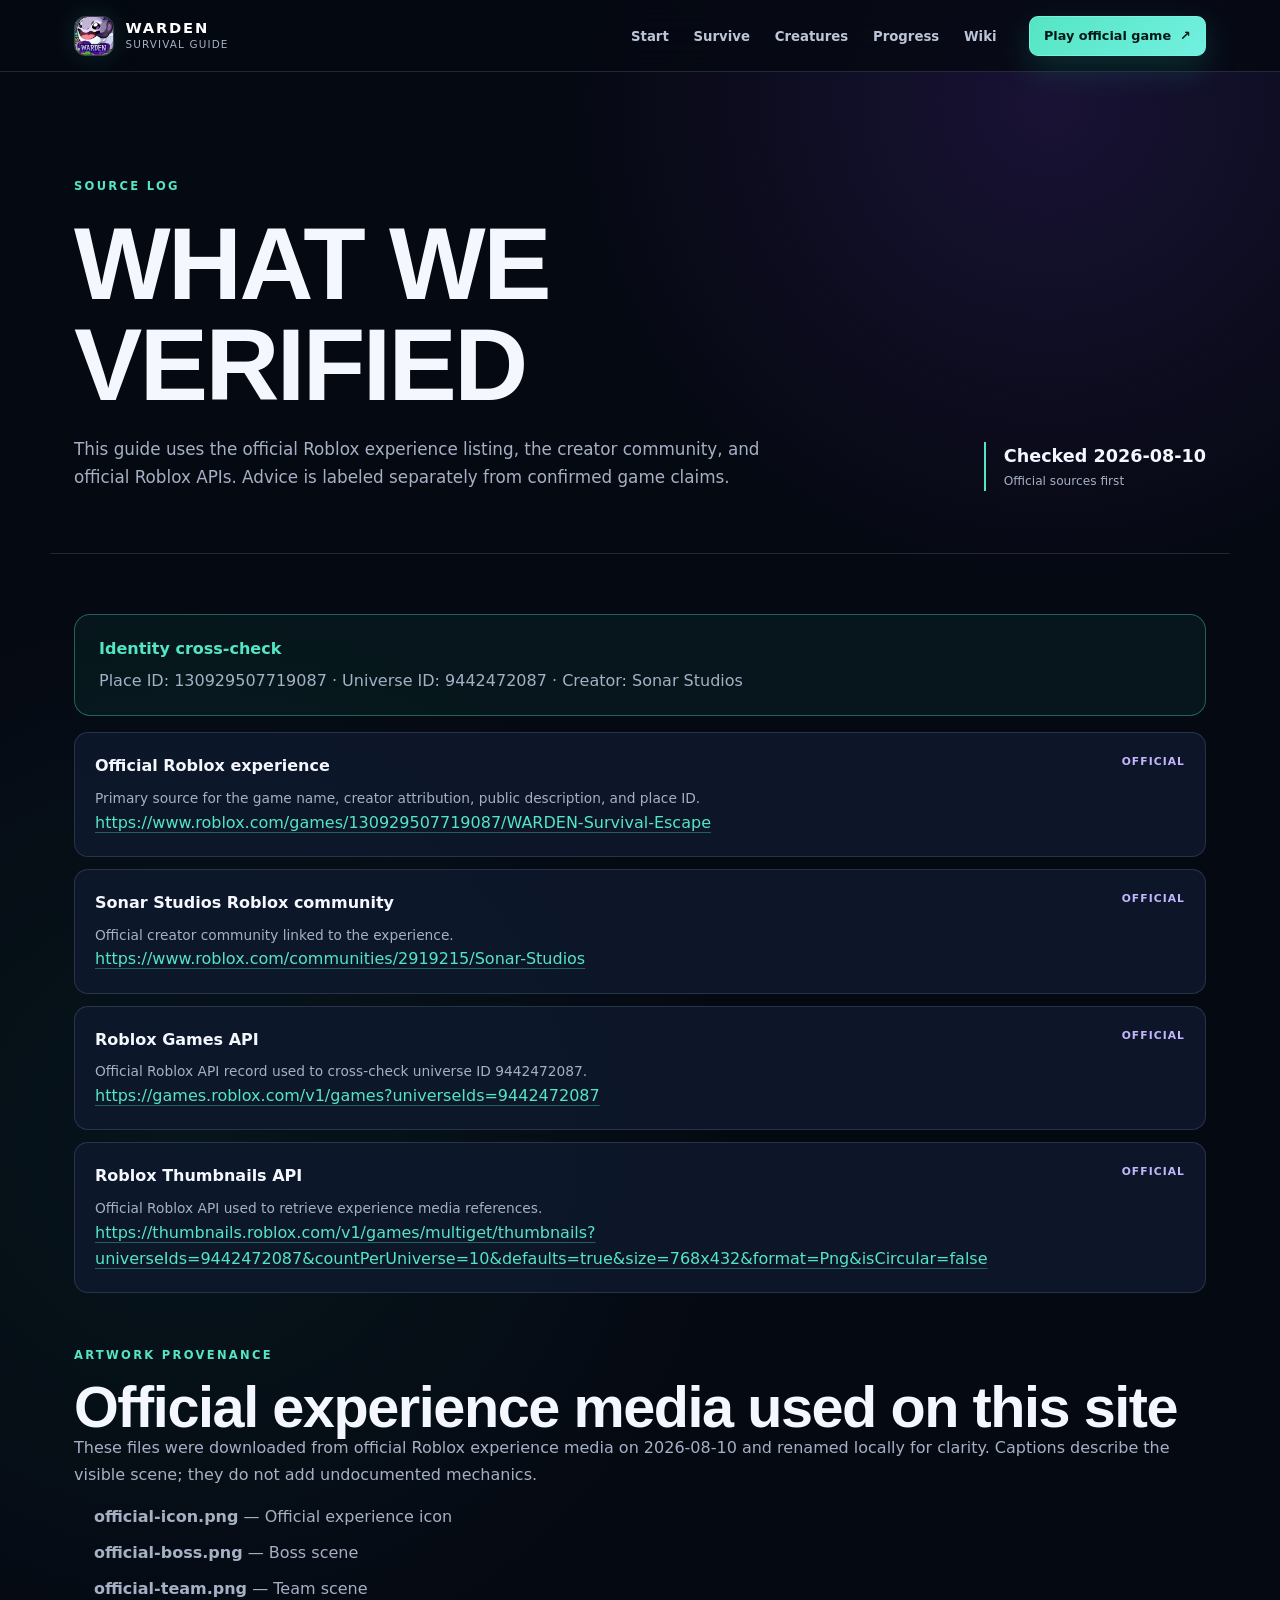
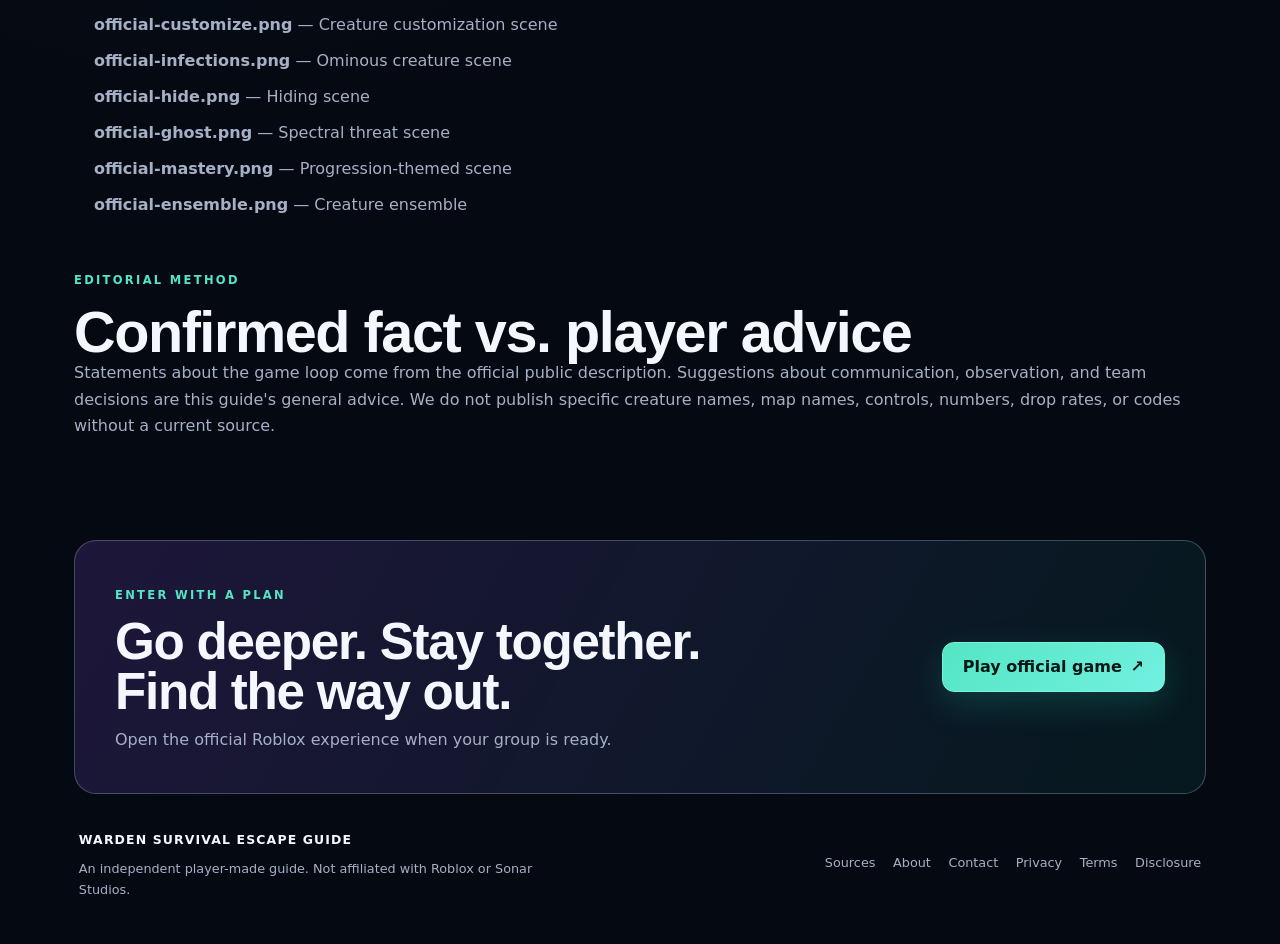
<file: sources.html>
<!DOCTYPE html><html lang="en"><head><meta charSet="utf-8"/><meta name="viewport" content="width=device-width, initial-scale=1"/><link rel="preload" as="image" href="/game/official-icon.png" fetchPriority="high"/><link rel="stylesheet" href="/_next/static/chunks/03x.g7z8-xb9a.css" data-precedence="next"/><link rel="preload" as="script" fetchPriority="low" href="/_next/static/chunks/0_6xwz-sgzbfn.js"/><script src="/_next/static/chunks/14xlgtmp4lm.j.js" async=""></script><script src="/_next/static/chunks/0gwo8~pq2h6hd.js" async=""></script><script src="/_next/static/chunks/00npwzujjh0eg.js" async=""></script><script src="/_next/static/chunks/turbopack-0fo.sdk9kv2wp.js" async=""></script><script src="/_next/static/chunks/04nls4_if5l0c.js" async=""></script><script src="/_next/static/chunks/0sx6b3.maim68.js" async=""></script><meta name="theme-color" content="#07111f"/><meta name="color-scheme" content="dark"/><title>WARDEN Sources | WARDEN Guide</title><meta name="description" content="Official WARDEN Survival Escape links, Roblox identifiers, verification notes, and artwork provenance."/><meta name="application-name" content="WARDEN Survival Escape Guide"/><link rel="manifest" href="/manifest.webmanifest"/><meta name="robots" content="index, follow"/><link rel="canonical" href="https://wardensurvivalescape.wiki/sources"/><meta property="og:title" content="WARDEN Sources"/><meta property="og:description" content="Official WARDEN Survival Escape links, Roblox identifiers, verification notes, and artwork provenance."/><meta property="og:url" content="https://wardensurvivalescape.wiki/sources"/><meta property="og:site_name" content="WARDEN Survival Escape Guide"/><meta property="og:image" content="https://wardensurvivalescape.wiki/og.png"/><meta property="og:image:width" content="1200"/><meta property="og:image:height" content="630"/><meta property="og:image:alt" content="WARDEN Survival Escape Guide"/><meta property="og:type" content="website"/><meta name="twitter:card" content="summary_large_image"/><meta name="twitter:title" content="WARDEN Sources"/><meta name="twitter:description" content="Official WARDEN Survival Escape links, Roblox identifiers, verification notes, and artwork provenance."/><meta name="twitter:image" content="https://wardensurvivalescape.wiki/og.png"/><link rel="shortcut icon" href="/game/official-icon.png"/><link rel="icon" href="/game/official-icon.png"/><link rel="apple-touch-icon" href="/game/official-icon.png"/><script src="/_next/static/chunks/03~yq9q893hmn.js" noModule=""></script></head><body><div hidden=""><!--$--><!--/$--></div><a class="skip-link" href="#main-content">Skip to content</a><header class="site-header"><div class="nav-shell"><a class="brand" aria-label="WARDEN Guide home" href="/"><img src="/game/official-icon.png" alt="Official WARDEN Survival Escape game icon" width="40" height="40" loading="eager" fetchPriority="high" decoding="async"/><span><strong>WARDEN</strong><small>Survival Guide</small></span></a><nav id="site-navigation" class="nav-links" aria-label="Primary navigation"><a class="" href="/how-to-play">Start</a><a class="" href="/survival-guide">Survive</a><a class="" href="/creatures">Creatures</a><a class="" href="/progression">Progress</a><a class="" href="/wiki">Wiki</a><div class="nav-mobile-play"><a class="button button-small" href="https://www.roblox.com/games/130929507719087/WARDEN-Survival-Escape" target="_blank" rel="noopener noreferrer">Play official game <span aria-hidden="true">↗</span></a></div></nav><div class="nav-desktop-play"><a class="button button-small" href="https://www.roblox.com/games/130929507719087/WARDEN-Survival-Escape" target="_blank" rel="noopener noreferrer">Play official game <span aria-hidden="true">↗</span></a></div><button class="menu-button" type="button" aria-controls="site-navigation" aria-expanded="false" aria-label="Open navigation"><span aria-hidden="true">☰</span></button></div></header><main id="main-content"><section class="page-hero"><div><span class="eyebrow">SOURCE LOG</span><h1>WHAT WE VERIFIED</h1><p>This guide uses the official Roblox experience listing, the creator community, and official Roblox APIs. Advice is labeled separately from confirmed game claims.</p></div><aside><strong>Checked <!-- -->2026-08-10</strong><span>Official sources first</span></aside></section><div class="content"><div class="notice notice-success"><strong>Identity cross-check</strong><p>Place ID: <!-- -->130929507719087<!-- --> · Universe ID: <!-- -->9442472087<!-- --> · Creator: <!-- -->Sonar Studios</p></div><div class="source-list"><article class="source-card"><header><strong>Official Roblox experience</strong><span class="source-tag">OFFICIAL</span></header><p>Primary source for the game name, creator attribution, public description, and place ID.</p><a href="https://www.roblox.com/games/130929507719087/WARDEN-Survival-Escape" target="_blank" rel="noopener noreferrer">https://www.roblox.com/games/130929507719087/WARDEN-Survival-Escape</a></article><article class="source-card"><header><strong>Sonar Studios Roblox community</strong><span class="source-tag">OFFICIAL</span></header><p>Official creator community linked to the experience.</p><a href="https://www.roblox.com/communities/2919215/Sonar-Studios" target="_blank" rel="noopener noreferrer">https://www.roblox.com/communities/2919215/Sonar-Studios</a></article><article class="source-card"><header><strong>Roblox Games API</strong><span class="source-tag">OFFICIAL</span></header><p>Official Roblox API record used to cross-check universe ID 9442472087.</p><a href="https://games.roblox.com/v1/games?universeIds=9442472087" target="_blank" rel="noopener noreferrer">https://games.roblox.com/v1/games?universeIds=9442472087</a></article><article class="source-card"><header><strong>Roblox Thumbnails API</strong><span class="source-tag">OFFICIAL</span></header><p>Official Roblox API used to retrieve experience media references.</p><a href="https://thumbnails.roblox.com/v1/games/multiget/thumbnails?universeIds=9442472087&amp;countPerUniverse=10&amp;defaults=true&amp;size=768x432&amp;format=Png&amp;isCircular=false" target="_blank" rel="noopener noreferrer">https://thumbnails.roblox.com/v1/games/multiget/thumbnails?universeIds=9442472087&amp;countPerUniverse=10&amp;defaults=true&amp;size=768x432&amp;format=Png&amp;isCircular=false</a></article></div><section class="prose" style="margin-top:3rem"><span class="eyebrow">ARTWORK PROVENANCE</span><h2 style="margin-top:0.7rem">Official experience media used on this site</h2><p>These files were downloaded from official Roblox experience media on 2026-08-10 and renamed locally for clarity. Captions describe the visible scene; they do not add undocumented mechanics.</p><ul><li><strong>official-icon.png</strong> — <!-- -->Official experience icon</li><li><strong>official-boss.png</strong> — <!-- -->Boss scene</li><li><strong>official-team.png</strong> — <!-- -->Team scene</li><li><strong>official-customize.png</strong> — <!-- -->Creature customization scene</li><li><strong>official-infections.png</strong> — <!-- -->Ominous creature scene</li><li><strong>official-hide.png</strong> — <!-- -->Hiding scene</li><li><strong>official-ghost.png</strong> — <!-- -->Spectral threat scene</li><li><strong>official-mastery.png</strong> — <!-- -->Progression-themed scene</li><li><strong>official-ensemble.png</strong> — <!-- -->Creature ensemble</li></ul></section><section class="prose" style="margin-top:3rem"><span class="eyebrow">EDITORIAL METHOD</span><h2 style="margin-top:0.7rem">Confirmed fact vs. player advice</h2><p>Statements about the game loop come from the official public description. Suggestions about communication, observation, and team decisions are this guide&#x27;s general advice. We do not publish specific creature names, map names, controls, numbers, drop rates, or codes without a current source.</p></section></div><!--$--><!--/$--></main><footer class="site-footer"><div class="footer-callout"><div><span class="eyebrow">ENTER WITH A PLAN</span><h2>Go deeper. Stay together. Find the way out.</h2><p>Open the official Roblox experience when your group is ready.</p></div><a class="button" href="https://www.roblox.com/games/130929507719087/WARDEN-Survival-Escape" target="_blank" rel="noopener noreferrer">Play official game <span aria-hidden="true">↗</span></a></div><div class="footer-row"><div><strong>WARDEN SURVIVAL ESCAPE GUIDE</strong><p>An independent player-made guide. Not affiliated with Roblox or Sonar Studios.</p></div><nav aria-label="Footer navigation"><a href="/sources">Sources</a><a href="/about">About</a><a href="/contact">Contact</a><a href="/privacy">Privacy</a><a href="/terms">Terms</a><a href="/disclosure">Disclosure</a></nav></div></footer><script type="application/ld+json">{"@context":"https://schema.org","@type":"WebSite","name":"WARDEN Survival Escape Guide","url":"https://wardensurvivalescape.wiki","description":"An independent player guide for WARDEN Survival Escape on Roblox.","isAccessibleForFree":true,"about":{"@type":"VideoGame","name":"WARDEN 💀 Survival Escape","url":"https://www.roblox.com/games/130929507719087/WARDEN-Survival-Escape","author":{"@type":"Organization","name":"Sonar Studios","url":"https://www.roblox.com/communities/2919215/Sonar-Studios"}}}</script><script src="/_next/static/chunks/0_6xwz-sgzbfn.js" id="_R_" async=""></script><script>(self.__next_f=self.__next_f||[]).push([0])</script><script>self.__next_f.push([1,"1:\"$Sreact.fragment\"\n2:I[94771,[\"/_next/static/chunks/04nls4_if5l0c.js\",\"/_next/static/chunks/0sx6b3.maim68.js\"],\"SiteHeader\"]\n3:I[49652,[\"/_next/static/chunks/04nls4_if5l0c.js\",\"/_next/static/chunks/0sx6b3.maim68.js\"],\"default\"]\n4:I[51865,[\"/_next/static/chunks/04nls4_if5l0c.js\",\"/_next/static/chunks/0sx6b3.maim68.js\"],\"default\"]\n5:I[44132,[\"/_next/static/chunks/04nls4_if5l0c.js\",\"/_next/static/chunks/0sx6b3.maim68.js\"],\"\"]\n11:I[52199,[\"/_next/static/chunks/04nls4_if5l0c.js\",\"/_next/static/chunks/0sx6b3.maim68.js\"],\"default\",1]\n:HL[\"/_next/static/chunks/03x.g7z8-xb9a.css\",\"style\"]\n"])</script><script>self.__next_f.push([1,"0:{\"P\":null,\"c\":[\"\",\"sources\"],\"q\":\"\",\"i\":false,\"f\":[[[\"\",{\"children\":[\"sources\",{\"children\":[\"__PAGE__\",{}]}]},\"$undefined\",\"$undefined\",16],[[\"$\",\"$1\",\"c\",{\"children\":[[[\"$\",\"link\",\"0\",{\"rel\":\"stylesheet\",\"href\":\"/_next/static/chunks/03x.g7z8-xb9a.css\",\"precedence\":\"next\",\"crossOrigin\":\"$undefined\",\"nonce\":\"$undefined\"}],[\"$\",\"script\",\"script-0\",{\"src\":\"/_next/static/chunks/04nls4_if5l0c.js\",\"async\":true,\"nonce\":\"$undefined\"}],[\"$\",\"script\",\"script-1\",{\"src\":\"/_next/static/chunks/0sx6b3.maim68.js\",\"async\":true,\"nonce\":\"$undefined\"}]],[\"$\",\"html\",null,{\"lang\":\"en\",\"children\":[\"$\",\"body\",null,{\"children\":[[\"$\",\"a\",null,{\"className\":\"skip-link\",\"href\":\"#main-content\",\"children\":\"Skip to content\"}],[\"$\",\"$L2\",null,{}],[\"$\",\"main\",null,{\"id\":\"main-content\",\"children\":[\"$\",\"$L3\",null,{\"parallelRouterKey\":\"children\",\"error\":\"$undefined\",\"errorStyles\":\"$undefined\",\"errorScripts\":\"$undefined\",\"template\":[\"$\",\"$L4\",null,{}],\"templateStyles\":\"$undefined\",\"templateScripts\":\"$undefined\",\"notFound\":[[\"$\",\"div\",null,{\"className\":\"legal\",\"children\":[[\"$\",\"span\",null,{\"className\":\"eyebrow\",\"children\":\"404 · LOST IN THE UNKNOWN\"}],[\"$\",\"h1\",null,{\"children\":\"THIS PATH GOES NOWHERE\"}],[\"$\",\"p\",null,{\"children\":\"The guide page you requested does not exist or has moved.\"}],[\"$\",\"p\",null,{\"style\":{\"marginTop\":\"1rem\"},\"children\":[\"$\",\"$L5\",null,{\"className\":\"text-link\",\"href\":\"/\",\"children\":\"Return to the field guide →\"}]}]]}],[]],\"forbidden\":\"$undefined\",\"unauthorized\":\"$undefined\"}]}],[\"$\",\"footer\",null,{\"className\":\"site-footer\",\"children\":[[\"$\",\"div\",null,{\"className\":\"footer-callout\",\"children\":[[\"$\",\"div\",null,{\"children\":[[\"$\",\"span\",null,{\"className\":\"eyebrow\",\"children\":\"ENTER WITH A PLAN\"}],[\"$\",\"h2\",null,{\"children\":\"Go deeper. Stay together. Find the way out.\"}],[\"$\",\"p\",null,{\"children\":\"Open the official Roblox experience when your group is ready.\"}]]}],[\"$\",\"a\",null,{\"className\":\"button\",\"href\":\"https://www.roblox.com/games/130929507719087/WARDEN-Survival-Escape\",\"target\":\"_blank\",\"rel\":\"noopener noreferrer\",\"children\":[\"Play official game \",[\"$\",\"span\",null,{\"aria-hidden\":\"true\",\"children\":\"↗\"}]]}]]}],[\"$\",\"div\",null,{\"className\":\"footer-row\",\"children\":[[\"$\",\"div\",null,{\"children\":[[\"$\",\"strong\",null,{\"children\":\"WARDEN SURVIVAL ESCAPE GUIDE\"}],[\"$\",\"p\",null,{\"children\":\"An independent player-made guide. Not affiliated with Roblox or Sonar Studios.\"}]]}],[\"$\",\"nav\",null,{\"aria-label\":\"Footer navigation\",\"children\":[[\"$\",\"$L5\",\"/sources\",{\"href\":\"/sources\",\"children\":\"Sources\"}],[\"$\",\"$L5\",\"/about\",{\"href\":\"/about\",\"children\":\"About\"}],[\"$\",\"$L5\",\"/contact\",{\"href\":\"/contact\",\"children\":\"Contact\"}],[\"$\",\"$L5\",\"/privacy\",{\"href\":\"/privacy\",\"children\":\"Privacy\"}],[\"$\",\"$L5\",\"/terms\",{\"href\":\"/terms\",\"children\":\"Terms\"}],[\"$\",\"$L5\",\"/disclosure\",{\"href\":\"/disclosure\",\"children\":\"Disclosure\"}]]}]]}]]}],[\"$\",\"script\",null,{\"type\":\"application/ld+json\",\"dangerouslySetInnerHTML\":{\"__html\":\"{\\\"@context\\\":\\\"https://schema.org\\\",\\\"@type\\\":\\\"WebSite\\\",\\\"name\\\":\\\"WARDEN Survival Escape Guide\\\",\\\"url\\\":\\\"https://wardensurvivalescape.wiki\\\",\\\"description\\\":\\\"An independent player guide for WARDEN Survival Escape on Roblox.\\\",\\\"isAccessibleForFree\\\":true,\\\"about\\\":{\\\"@type\\\":\\\"VideoGame\\\",\\\"name\\\":\\\"WARDEN 💀 Survival Escape\\\",\\\"url\\\":\\\"https://www.roblox.com/games/130929507719087/WARDEN-Survival-Escape\\\",\\\"author\\\":{\\\"@type\\\":\\\"Organization\\\",\\\"name\\\":\\\"Sonar Studios\\\",\\\"url\\\":\\\"https://www.roblox.com/communities/2919215/Sonar-Studios\\\"}}}\"}}]]}]}]]}],{\"children\":[[\"$\",\"$1\",\"c\",{\"children\":[null,[\"$\",\"$L3\",null,{\"parallelRouterKey\":\"children\",\"error\":\"$undefined\",\"errorStyles\":\"$undefined\",\"errorScripts\":\"$undefined\",\"template\":[\"$\",\"$L4\",null,{}],\"templateStyles\":\"$undefined\",\"templateScripts\":\"$undefined\",\"notFound\":\"$undefined\",\"forbidden\":\"$undefined\",\"unauthorized\":\"$undefined\"}]]}],{\"children\":[[\"$\",\"$1\",\"c\",{\"children\":[[[\"$\",\"section\",null,{\"className\":\"page-hero\",\"children\":[[\"$\",\"div\",null,{\"children\":[[\"$\",\"span\",null,{\"className\":\"eyebrow\",\"children\":\"SOURCE LOG\"}],[\"$\",\"h1\",null,{\"children\":\"WHAT WE VERIFIED\"}],[\"$\",\"p\",null,{\"children\":\"This guide uses the official Roblox experience listing, the creator community, and official Roblox APIs. Advice is labeled separately from confirmed game claims.\"}]]}],[\"$\",\"aside\",null,{\"children\":[[\"$\",\"strong\",null,{\"children\":[\"Checked \",\"2026-08-10\"]}],[\"$\",\"span\",null,{\"children\":\"Official sources first\"}]]}]]}],[\"$\",\"div\",null,{\"className\":\"content\",\"children\":[[\"$\",\"div\",null,{\"className\":\"notice notice-success\",\"children\":[[\"$\",\"strong\",null,{\"children\":\"Identity cross-check\"}],[\"$\",\"p\",null,{\"children\":[\"Place ID: \",\"130929507719087\",\" · Universe ID: \",\"9442472087\",\" · Creator: \",\"Sonar Studios\"]}]]}],[\"$\",\"div\",null,{\"className\":\"source-list\",\"children\":[[\"$\",\"article\",\"https://www.roblox.com/games/130929507719087/WARDEN-Survival-Escape\",{\"className\":\"source-card\",\"children\":[\"$L6\",\"$L7\",\"$L8\"]}],\"$L9\",\"$La\",\"$Lb\"]}],\"$Lc\",\"$Ld\"]}]],null,\"$Le\"]}],{},null,false,null]},null,false,\"$@f\"]},null,false,null],\"$L10\",false]],\"m\":\"$undefined\",\"G\":[\"$11\",[\"$L12\"]],\"S\":true,\"h\":null,\"s\":\"$undefined\",\"l\":\"$undefined\",\"p\":\"$undefined\",\"d\":\"$undefined\",\"b\":\"_rrWgCsG80MW6xVOMwszS\"}\n"])</script><script>self.__next_f.push([1,"13:I[62061,[\"/_next/static/chunks/04nls4_if5l0c.js\",\"/_next/static/chunks/0sx6b3.maim68.js\"],\"OutletBoundary\"]\n14:\"$Sreact.suspense\"\n17:I[62061,[\"/_next/static/chunks/04nls4_if5l0c.js\",\"/_next/static/chunks/0sx6b3.maim68.js\"],\"ViewportBoundary\"]\n19:I[62061,[\"/_next/static/chunks/04nls4_if5l0c.js\",\"/_next/static/chunks/0sx6b3.maim68.js\"],\"MetadataBoundary\"]\n6:[\"$\",\"header\",null,{\"children\":[[\"$\",\"strong\",null,{\"children\":\"Official Roblox experience\"}],[\"$\",\"span\",null,{\"className\":\"source-tag\",\"children\":\"OFFICIAL\"}]]}]\n7:[\"$\",\"p\",null,{\"children\":\"Primary source for the game name, creator attribution, public description, and place ID.\"}]\n8:[\"$\",\"a\",null,{\"href\":\"https://www.roblox.com/games/130929507719087/WARDEN-Survival-Escape\",\"target\":\"_blank\",\"rel\":\"noopener noreferrer\",\"children\":\"https://www.roblox.com/games/130929507719087/WARDEN-Survival-Escape\"}]\n9:[\"$\",\"article\",\"https://www.roblox.com/communities/2919215/Sonar-Studios\",{\"className\":\"source-card\",\"children\":[[\"$\",\"header\",null,{\"children\":[[\"$\",\"strong\",null,{\"children\":\"Sonar Studios Roblox community\"}],[\"$\",\"span\",null,{\"className\":\"source-tag\",\"children\":\"OFFICIAL\"}]]}],[\"$\",\"p\",null,{\"children\":\"Official creator community linked to the experience.\"}],[\"$\",\"a\",null,{\"href\":\"https://www.roblox.com/communities/2919215/Sonar-Studios\",\"target\":\"_blank\",\"rel\":\"noopener noreferrer\",\"children\":\"https://www.roblox.com/communities/2919215/Sonar-Studios\"}]]}]\na:[\"$\",\"article\",\"https://games.roblox.com/v1/games?universeIds=9442472087\",{\"className\":\"source-card\",\"children\":[[\"$\",\"header\",null,{\"children\":[[\"$\",\"strong\",null,{\"children\":\"Roblox Games API\"}],[\"$\",\"span\",null,{\"className\":\"source-tag\",\"children\":\"OFFICIAL\"}]]}],[\"$\",\"p\",null,{\"children\":\"Official Roblox API record used to cross-check universe ID 9442472087.\"}],[\"$\",\"a\",null,{\"href\":\"https://games.roblox.com/v1/games?universeIds=9442472087\",\"target\":\"_blank\",\"rel\":\"noopener noreferrer\",\"children\":\"https://games.roblox.com/v1/games?universeIds=9442472087\"}]]}]\nb:[\"$\",\"article\",\"https://thumbnails.roblox.com/v1/games/multiget/thumbnails?universeIds=9442472087\u0026countPerUniverse=10\u0026defaults=true\u0026size=768x432\u0026format=Png\u0026isCircular=false\",{\"className\":\"source-card\",\"children\":[[\"$\",\"header\",null,{\"children\":[[\"$\",\"strong\",null,{\"children\":\"Roblox Thumbnails API\"}],[\"$\",\"span\",null,{\"className\":\"source-tag\",\"children\":\"OFFICIAL\"}]]}],[\"$\",\"p\",null,{\"children\":\"Official Roblox API used to retrieve experience media references.\"}],[\"$\",\"a\",null,{\"href\":\"https://thumbnails.roblox.com/v1/games/multiget/thumbnails?universeIds=9442472087\u0026countPerUniverse=10\u0026defaults=true\u0026size=768x432\u0026format=Png\u0026isCircular=false\",\"target\":\"_blank\",\"rel\":\"noopener noreferrer\",\"children\":\"https://thumbnails.roblox.com/v1/games/multiget/thumbnails?universeIds=9442472087\u0026countPerUniverse=10\u0026defaults=true\u0026size=768x432\u0026format=Png\u0026isCircular=false\"}]]}]\n"])</script><script>self.__next_f.push([1,"c:[\"$\",\"section\",null,{\"className\":\"prose\",\"style\":{\"marginTop\":\"3rem\"},\"children\":[[\"$\",\"span\",null,{\"className\":\"eyebrow\",\"children\":\"ARTWORK PROVENANCE\"}],[\"$\",\"h2\",null,{\"style\":{\"marginTop\":\"0.7rem\"},\"children\":\"Official experience media used on this site\"}],[\"$\",\"p\",null,{\"children\":\"These files were downloaded from official Roblox experience media on 2026-08-10 and renamed locally for clarity. Captions describe the visible scene; they do not add undocumented mechanics.\"}],[\"$\",\"ul\",null,{\"children\":[[\"$\",\"li\",\"official-icon.png\",{\"children\":[[\"$\",\"strong\",null,{\"children\":\"official-icon.png\"}],\" — \",\"Official experience icon\"]}],[\"$\",\"li\",\"official-boss.png\",{\"children\":[[\"$\",\"strong\",null,{\"children\":\"official-boss.png\"}],\" — \",\"Boss scene\"]}],[\"$\",\"li\",\"official-team.png\",{\"children\":[[\"$\",\"strong\",null,{\"children\":\"official-team.png\"}],\" — \",\"Team scene\"]}],[\"$\",\"li\",\"official-customize.png\",{\"children\":[[\"$\",\"strong\",null,{\"children\":\"official-customize.png\"}],\" — \",\"Creature customization scene\"]}],[\"$\",\"li\",\"official-infections.png\",{\"children\":[[\"$\",\"strong\",null,{\"children\":\"official-infections.png\"}],\" — \",\"Ominous creature scene\"]}],[\"$\",\"li\",\"official-hide.png\",{\"children\":[[\"$\",\"strong\",null,{\"children\":\"official-hide.png\"}],\" — \",\"Hiding scene\"]}],[\"$\",\"li\",\"official-ghost.png\",{\"children\":[[\"$\",\"strong\",null,{\"children\":\"official-ghost.png\"}],\" — \",\"Spectral threat scene\"]}],[\"$\",\"li\",\"official-mastery.png\",{\"children\":[[\"$\",\"strong\",null,{\"children\":\"official-mastery.png\"}],\" — \",\"Progression-themed scene\"]}],[\"$\",\"li\",\"official-ensemble.png\",{\"children\":[[\"$\",\"strong\",null,{\"children\":\"official-ensemble.png\"}],\" — \",\"Creature ensemble\"]}]]}]]}]\n"])</script><script>self.__next_f.push([1,"d:[\"$\",\"section\",null,{\"className\":\"prose\",\"style\":{\"marginTop\":\"3rem\"},\"children\":[[\"$\",\"span\",null,{\"className\":\"eyebrow\",\"children\":\"EDITORIAL METHOD\"}],[\"$\",\"h2\",null,{\"style\":{\"marginTop\":\"0.7rem\"},\"children\":\"Confirmed fact vs. player advice\"}],[\"$\",\"p\",null,{\"children\":\"Statements about the game loop come from the official public description. Suggestions about communication, observation, and team decisions are this guide's general advice. We do not publish specific creature names, map names, controls, numbers, drop rates, or codes without a current source.\"}]]}]\ne:[\"$\",\"$L13\",null,{\"children\":[\"$\",\"$14\",null,{\"name\":\"Next.MetadataOutlet\",\"children\":\"$@15\"}]}]\n16:[]\nf:\"$W16\"\n10:[\"$\",\"$1\",\"h\",{\"children\":[null,[\"$\",\"$L17\",null,{\"children\":\"$L18\"}],[\"$\",\"div\",null,{\"hidden\":true,\"children\":[\"$\",\"$L19\",null,{\"children\":[\"$\",\"$14\",null,{\"name\":\"Next.Metadata\",\"children\":\"$L1a\"}]}]}],null]}]\n12:[\"$\",\"link\",\"0\",{\"rel\":\"stylesheet\",\"href\":\"/_next/static/chunks/03x.g7z8-xb9a.css\",\"precedence\":\"next\",\"crossOrigin\":\"$undefined\",\"nonce\":\"$undefined\"}]\n"])</script><script>self.__next_f.push([1,"18:[[\"$\",\"meta\",\"0\",{\"charSet\":\"utf-8\"}],[\"$\",\"meta\",\"1\",{\"name\":\"viewport\",\"content\":\"width=device-width, initial-scale=1\"}],[\"$\",\"meta\",\"2\",{\"name\":\"theme-color\",\"content\":\"#07111f\"}],[\"$\",\"meta\",\"3\",{\"name\":\"color-scheme\",\"content\":\"dark\"}]]\n"])</script><script>self.__next_f.push([1,"1b:I[13139,[\"/_next/static/chunks/04nls4_if5l0c.js\",\"/_next/static/chunks/0sx6b3.maim68.js\"],\"IconMark\"]\n15:null\n"])</script><script>self.__next_f.push([1,"1a:[[\"$\",\"title\",\"0\",{\"children\":\"WARDEN Sources | WARDEN Guide\"}],[\"$\",\"meta\",\"1\",{\"name\":\"description\",\"content\":\"Official WARDEN Survival Escape links, Roblox identifiers, verification notes, and artwork provenance.\"}],[\"$\",\"meta\",\"2\",{\"name\":\"application-name\",\"content\":\"WARDEN Survival Escape Guide\"}],[\"$\",\"link\",\"3\",{\"rel\":\"manifest\",\"href\":\"/manifest.webmanifest\",\"crossOrigin\":\"$undefined\"}],[\"$\",\"meta\",\"4\",{\"name\":\"robots\",\"content\":\"index, follow\"}],[\"$\",\"link\",\"5\",{\"rel\":\"canonical\",\"href\":\"https://wardensurvivalescape.wiki/sources\"}],[\"$\",\"meta\",\"6\",{\"property\":\"og:title\",\"content\":\"WARDEN Sources\"}],[\"$\",\"meta\",\"7\",{\"property\":\"og:description\",\"content\":\"Official WARDEN Survival Escape links, Roblox identifiers, verification notes, and artwork provenance.\"}],[\"$\",\"meta\",\"8\",{\"property\":\"og:url\",\"content\":\"https://wardensurvivalescape.wiki/sources\"}],[\"$\",\"meta\",\"9\",{\"property\":\"og:site_name\",\"content\":\"WARDEN Survival Escape Guide\"}],[\"$\",\"meta\",\"10\",{\"property\":\"og:image\",\"content\":\"https://wardensurvivalescape.wiki/og.png\"}],[\"$\",\"meta\",\"11\",{\"property\":\"og:image:width\",\"content\":\"1200\"}],[\"$\",\"meta\",\"12\",{\"property\":\"og:image:height\",\"content\":\"630\"}],[\"$\",\"meta\",\"13\",{\"property\":\"og:image:alt\",\"content\":\"WARDEN Survival Escape Guide\"}],[\"$\",\"meta\",\"14\",{\"property\":\"og:type\",\"content\":\"website\"}],[\"$\",\"meta\",\"15\",{\"name\":\"twitter:card\",\"content\":\"summary_large_image\"}],[\"$\",\"meta\",\"16\",{\"name\":\"twitter:title\",\"content\":\"WARDEN Sources\"}],[\"$\",\"meta\",\"17\",{\"name\":\"twitter:description\",\"content\":\"Official WARDEN Survival Escape links, Roblox identifiers, verification notes, and artwork provenance.\"}],[\"$\",\"meta\",\"18\",{\"name\":\"twitter:image\",\"content\":\"https://wardensurvivalescape.wiki/og.png\"}],[\"$\",\"link\",\"19\",{\"rel\":\"shortcut icon\",\"href\":\"/game/official-icon.png\"}],[\"$\",\"link\",\"20\",{\"rel\":\"icon\",\"href\":\"/game/official-icon.png\"}],[\"$\",\"link\",\"21\",{\"rel\":\"apple-touch-icon\",\"href\":\"/game/official-icon.png\"}],[\"$\",\"$L1b\",\"22\",{}]]\n"])</script></body></html>
</file>
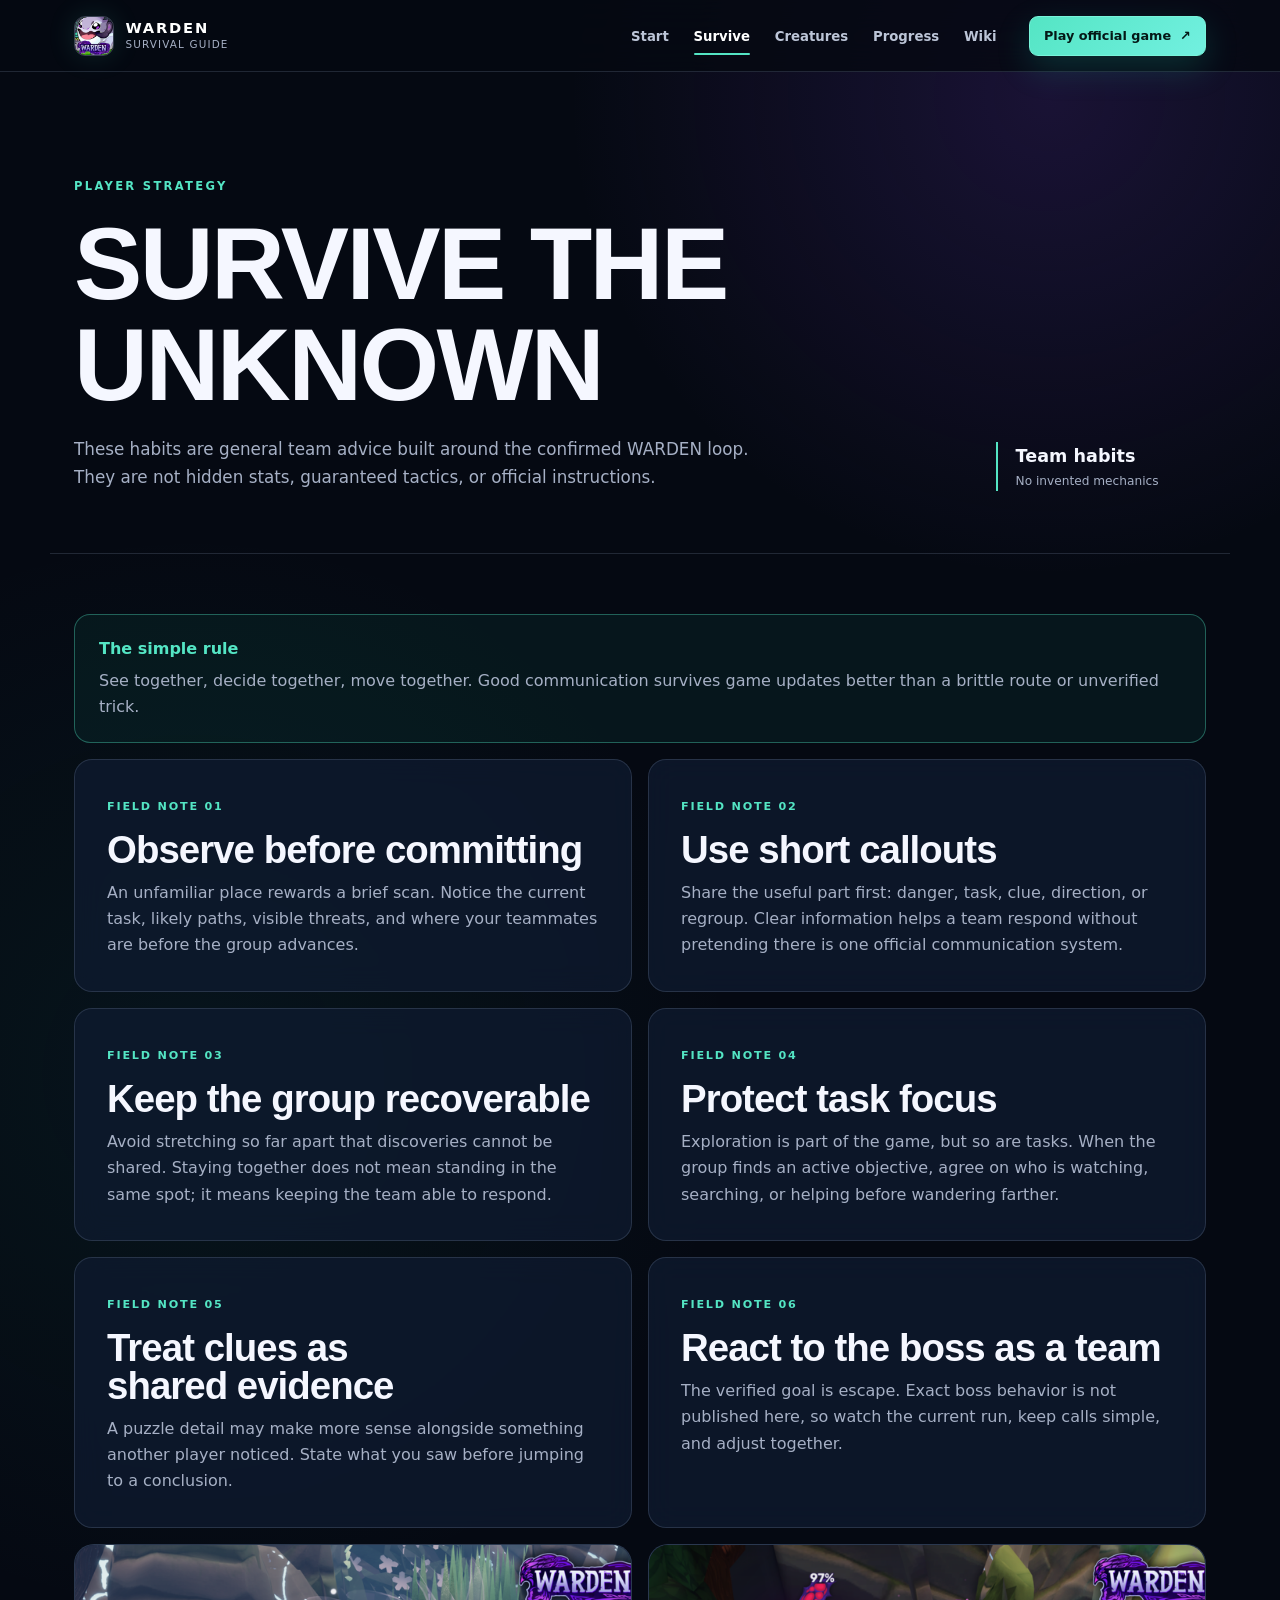
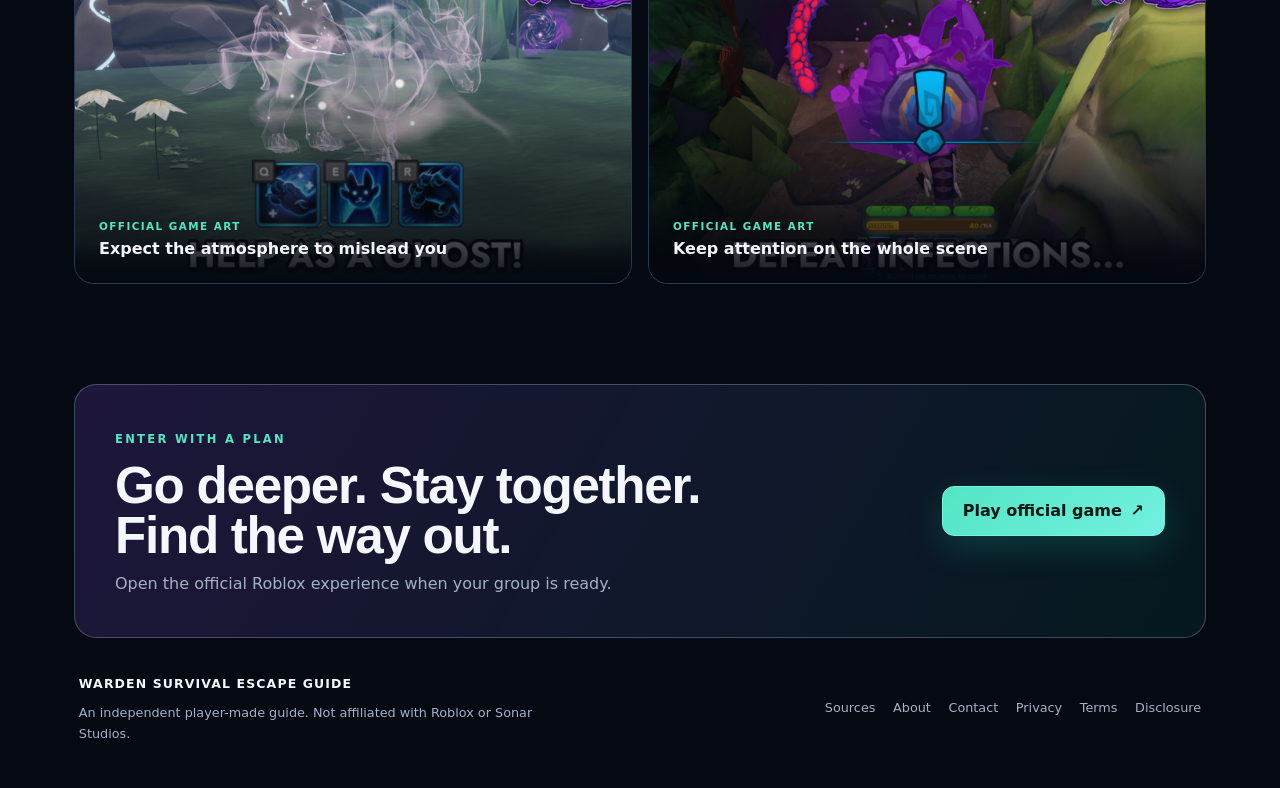
<file: survival-guide.html>
<!DOCTYPE html><html lang="en"><head><meta charSet="utf-8"/><meta name="viewport" content="width=device-width, initial-scale=1"/><link rel="preload" as="image" href="/game/official-icon.png" fetchPriority="high"/><link rel="stylesheet" href="/_next/static/chunks/03x.g7z8-xb9a.css" data-precedence="next"/><link rel="preload" as="script" fetchPriority="low" href="/_next/static/chunks/0_6xwz-sgzbfn.js"/><script src="/_next/static/chunks/14xlgtmp4lm.j.js" async=""></script><script src="/_next/static/chunks/0gwo8~pq2h6hd.js" async=""></script><script src="/_next/static/chunks/00npwzujjh0eg.js" async=""></script><script src="/_next/static/chunks/turbopack-0fo.sdk9kv2wp.js" async=""></script><script src="/_next/static/chunks/04nls4_if5l0c.js" async=""></script><script src="/_next/static/chunks/0sx6b3.maim68.js" async=""></script><meta name="theme-color" content="#07111f"/><meta name="color-scheme" content="dark"/><title>WARDEN Survival Guide | WARDEN Guide</title><meta name="description" content="Practical team habits for exploring, handling tasks, avoiding monsters, and approaching boss escapes in WARDEN."/><meta name="application-name" content="WARDEN Survival Escape Guide"/><link rel="manifest" href="/manifest.webmanifest"/><meta name="robots" content="index, follow"/><link rel="canonical" href="https://wardensurvivalescape.wiki/survival-guide"/><meta property="og:title" content="WARDEN Survival Guide"/><meta property="og:description" content="Practical team habits for exploring, handling tasks, avoiding monsters, and approaching boss escapes in WARDEN."/><meta property="og:url" content="https://wardensurvivalescape.wiki/survival-guide"/><meta property="og:site_name" content="WARDEN Survival Escape Guide"/><meta property="og:image" content="https://wardensurvivalescape.wiki/og.png"/><meta property="og:image:width" content="1200"/><meta property="og:image:height" content="630"/><meta property="og:image:alt" content="WARDEN Survival Escape Guide"/><meta property="og:type" content="website"/><meta name="twitter:card" content="summary_large_image"/><meta name="twitter:title" content="WARDEN Survival Guide"/><meta name="twitter:description" content="Practical team habits for exploring, handling tasks, avoiding monsters, and approaching boss escapes in WARDEN."/><meta name="twitter:image" content="https://wardensurvivalescape.wiki/og.png"/><link rel="shortcut icon" href="/game/official-icon.png"/><link rel="icon" href="/game/official-icon.png"/><link rel="apple-touch-icon" href="/game/official-icon.png"/><script src="/_next/static/chunks/03~yq9q893hmn.js" noModule=""></script></head><body><div hidden=""><!--$--><!--/$--></div><a class="skip-link" href="#main-content">Skip to content</a><header class="site-header"><div class="nav-shell"><a class="brand" aria-label="WARDEN Guide home" href="/"><img src="/game/official-icon.png" alt="Official WARDEN Survival Escape game icon" width="40" height="40" loading="eager" fetchPriority="high" decoding="async"/><span><strong>WARDEN</strong><small>Survival Guide</small></span></a><nav id="site-navigation" class="nav-links" aria-label="Primary navigation"><a class="" href="/how-to-play">Start</a><a class="active" aria-current="page" href="/survival-guide">Survive</a><a class="" href="/creatures">Creatures</a><a class="" href="/progression">Progress</a><a class="" href="/wiki">Wiki</a><div class="nav-mobile-play"><a class="button button-small" href="https://www.roblox.com/games/130929507719087/WARDEN-Survival-Escape" target="_blank" rel="noopener noreferrer">Play official game <span aria-hidden="true">↗</span></a></div></nav><div class="nav-desktop-play"><a class="button button-small" href="https://www.roblox.com/games/130929507719087/WARDEN-Survival-Escape" target="_blank" rel="noopener noreferrer">Play official game <span aria-hidden="true">↗</span></a></div><button class="menu-button" type="button" aria-controls="site-navigation" aria-expanded="false" aria-label="Open navigation"><span aria-hidden="true">☰</span></button></div></header><main id="main-content"><section class="page-hero"><div><span class="eyebrow">PLAYER STRATEGY</span><h1>SURVIVE THE UNKNOWN</h1><p>These habits are general team advice built around the confirmed WARDEN loop. They are not hidden stats, guaranteed tactics, or official instructions.</p></div><aside><strong>Team habits</strong><span>No invented mechanics</span></aside></section><div class="content"><div class="notice notice-success"><strong>The simple rule</strong><p>See together, decide together, move together. Good communication survives game updates better than a brittle route or unverified trick.</p></div><div class="content-grid"><article class="info-card"><span class="kicker-number">FIELD NOTE <!-- -->01</span><h2>Observe before committing</h2><p>An unfamiliar place rewards a brief scan. Notice the current task, likely paths, visible threats, and where your teammates are before the group advances.</p></article><article class="info-card"><span class="kicker-number">FIELD NOTE <!-- -->02</span><h2>Use short callouts</h2><p>Share the useful part first: danger, task, clue, direction, or regroup. Clear information helps a team respond without pretending there is one official communication system.</p></article><article class="info-card"><span class="kicker-number">FIELD NOTE <!-- -->03</span><h2>Keep the group recoverable</h2><p>Avoid stretching so far apart that discoveries cannot be shared. Staying together does not mean standing in the same spot; it means keeping the team able to respond.</p></article><article class="info-card"><span class="kicker-number">FIELD NOTE <!-- -->04</span><h2>Protect task focus</h2><p>Exploration is part of the game, but so are tasks. When the group finds an active objective, agree on who is watching, searching, or helping before wandering farther.</p></article><article class="info-card"><span class="kicker-number">FIELD NOTE <!-- -->05</span><h2>Treat clues as shared evidence</h2><p>A puzzle detail may make more sense alongside something another player noticed. State what you saw before jumping to a conclusion.</p></article><article class="info-card"><span class="kicker-number">FIELD NOTE <!-- -->06</span><h2>React to the boss as a team</h2><p>The verified goal is escape. Exact boss behavior is not published here, so watch the current run, keep calls simple, and adjust together.</p></article></div><div class="media-split"><figure class="media-panel"><img src="/game/official-ghost.png" alt="Official WARDEN artwork with a spectral threat" width="762" height="432" loading="lazy" decoding="async"/><figcaption><span>Official game art</span>Expect the atmosphere to mislead you</figcaption></figure><figure class="media-panel"><img src="/game/official-infections.png" alt="Official WARDEN artwork showing creatures facing an ominous environment" width="762" height="432" loading="lazy" decoding="async"/><figcaption><span>Official game art</span>Keep attention on the whole scene</figcaption></figure></div></div><!--$--><!--/$--></main><footer class="site-footer"><div class="footer-callout"><div><span class="eyebrow">ENTER WITH A PLAN</span><h2>Go deeper. Stay together. Find the way out.</h2><p>Open the official Roblox experience when your group is ready.</p></div><a class="button" href="https://www.roblox.com/games/130929507719087/WARDEN-Survival-Escape" target="_blank" rel="noopener noreferrer">Play official game <span aria-hidden="true">↗</span></a></div><div class="footer-row"><div><strong>WARDEN SURVIVAL ESCAPE GUIDE</strong><p>An independent player-made guide. Not affiliated with Roblox or Sonar Studios.</p></div><nav aria-label="Footer navigation"><a href="/sources">Sources</a><a href="/about">About</a><a href="/contact">Contact</a><a href="/privacy">Privacy</a><a href="/terms">Terms</a><a href="/disclosure">Disclosure</a></nav></div></footer><script type="application/ld+json">{"@context":"https://schema.org","@type":"WebSite","name":"WARDEN Survival Escape Guide","url":"https://wardensurvivalescape.wiki","description":"An independent player guide for WARDEN Survival Escape on Roblox.","isAccessibleForFree":true,"about":{"@type":"VideoGame","name":"WARDEN 💀 Survival Escape","url":"https://www.roblox.com/games/130929507719087/WARDEN-Survival-Escape","author":{"@type":"Organization","name":"Sonar Studios","url":"https://www.roblox.com/communities/2919215/Sonar-Studios"}}}</script><script src="/_next/static/chunks/0_6xwz-sgzbfn.js" id="_R_" async=""></script><script>(self.__next_f=self.__next_f||[]).push([0])</script><script>self.__next_f.push([1,"1:\"$Sreact.fragment\"\n2:I[94771,[\"/_next/static/chunks/04nls4_if5l0c.js\",\"/_next/static/chunks/0sx6b3.maim68.js\"],\"SiteHeader\"]\n3:I[49652,[\"/_next/static/chunks/04nls4_if5l0c.js\",\"/_next/static/chunks/0sx6b3.maim68.js\"],\"default\"]\n4:I[51865,[\"/_next/static/chunks/04nls4_if5l0c.js\",\"/_next/static/chunks/0sx6b3.maim68.js\"],\"default\"]\n5:I[44132,[\"/_next/static/chunks/04nls4_if5l0c.js\",\"/_next/static/chunks/0sx6b3.maim68.js\"],\"\"]\n10:I[52199,[\"/_next/static/chunks/04nls4_if5l0c.js\",\"/_next/static/chunks/0sx6b3.maim68.js\"],\"default\",1]\n:HL[\"/_next/static/chunks/03x.g7z8-xb9a.css\",\"style\"]\n"])</script><script>self.__next_f.push([1,"0:{\"P\":null,\"c\":[\"\",\"survival-guide\"],\"q\":\"\",\"i\":false,\"f\":[[[\"\",{\"children\":[\"survival-guide\",{\"children\":[\"__PAGE__\",{}]}]},\"$undefined\",\"$undefined\",16],[[\"$\",\"$1\",\"c\",{\"children\":[[[\"$\",\"link\",\"0\",{\"rel\":\"stylesheet\",\"href\":\"/_next/static/chunks/03x.g7z8-xb9a.css\",\"precedence\":\"next\",\"crossOrigin\":\"$undefined\",\"nonce\":\"$undefined\"}],[\"$\",\"script\",\"script-0\",{\"src\":\"/_next/static/chunks/04nls4_if5l0c.js\",\"async\":true,\"nonce\":\"$undefined\"}],[\"$\",\"script\",\"script-1\",{\"src\":\"/_next/static/chunks/0sx6b3.maim68.js\",\"async\":true,\"nonce\":\"$undefined\"}]],[\"$\",\"html\",null,{\"lang\":\"en\",\"children\":[\"$\",\"body\",null,{\"children\":[[\"$\",\"a\",null,{\"className\":\"skip-link\",\"href\":\"#main-content\",\"children\":\"Skip to content\"}],[\"$\",\"$L2\",null,{}],[\"$\",\"main\",null,{\"id\":\"main-content\",\"children\":[\"$\",\"$L3\",null,{\"parallelRouterKey\":\"children\",\"error\":\"$undefined\",\"errorStyles\":\"$undefined\",\"errorScripts\":\"$undefined\",\"template\":[\"$\",\"$L4\",null,{}],\"templateStyles\":\"$undefined\",\"templateScripts\":\"$undefined\",\"notFound\":[[\"$\",\"div\",null,{\"className\":\"legal\",\"children\":[[\"$\",\"span\",null,{\"className\":\"eyebrow\",\"children\":\"404 · LOST IN THE UNKNOWN\"}],[\"$\",\"h1\",null,{\"children\":\"THIS PATH GOES NOWHERE\"}],[\"$\",\"p\",null,{\"children\":\"The guide page you requested does not exist or has moved.\"}],[\"$\",\"p\",null,{\"style\":{\"marginTop\":\"1rem\"},\"children\":[\"$\",\"$L5\",null,{\"className\":\"text-link\",\"href\":\"/\",\"children\":\"Return to the field guide →\"}]}]]}],[]],\"forbidden\":\"$undefined\",\"unauthorized\":\"$undefined\"}]}],[\"$\",\"footer\",null,{\"className\":\"site-footer\",\"children\":[[\"$\",\"div\",null,{\"className\":\"footer-callout\",\"children\":[[\"$\",\"div\",null,{\"children\":[[\"$\",\"span\",null,{\"className\":\"eyebrow\",\"children\":\"ENTER WITH A PLAN\"}],[\"$\",\"h2\",null,{\"children\":\"Go deeper. Stay together. Find the way out.\"}],[\"$\",\"p\",null,{\"children\":\"Open the official Roblox experience when your group is ready.\"}]]}],[\"$\",\"a\",null,{\"className\":\"button\",\"href\":\"https://www.roblox.com/games/130929507719087/WARDEN-Survival-Escape\",\"target\":\"_blank\",\"rel\":\"noopener noreferrer\",\"children\":[\"Play official game \",[\"$\",\"span\",null,{\"aria-hidden\":\"true\",\"children\":\"↗\"}]]}]]}],[\"$\",\"div\",null,{\"className\":\"footer-row\",\"children\":[[\"$\",\"div\",null,{\"children\":[[\"$\",\"strong\",null,{\"children\":\"WARDEN SURVIVAL ESCAPE GUIDE\"}],[\"$\",\"p\",null,{\"children\":\"An independent player-made guide. Not affiliated with Roblox or Sonar Studios.\"}]]}],[\"$\",\"nav\",null,{\"aria-label\":\"Footer navigation\",\"children\":[[\"$\",\"$L5\",\"/sources\",{\"href\":\"/sources\",\"children\":\"Sources\"}],[\"$\",\"$L5\",\"/about\",{\"href\":\"/about\",\"children\":\"About\"}],[\"$\",\"$L5\",\"/contact\",{\"href\":\"/contact\",\"children\":\"Contact\"}],[\"$\",\"$L5\",\"/privacy\",{\"href\":\"/privacy\",\"children\":\"Privacy\"}],[\"$\",\"$L5\",\"/terms\",{\"href\":\"/terms\",\"children\":\"Terms\"}],[\"$\",\"$L5\",\"/disclosure\",{\"href\":\"/disclosure\",\"children\":\"Disclosure\"}]]}]]}]]}],[\"$\",\"script\",null,{\"type\":\"application/ld+json\",\"dangerouslySetInnerHTML\":{\"__html\":\"{\\\"@context\\\":\\\"https://schema.org\\\",\\\"@type\\\":\\\"WebSite\\\",\\\"name\\\":\\\"WARDEN Survival Escape Guide\\\",\\\"url\\\":\\\"https://wardensurvivalescape.wiki\\\",\\\"description\\\":\\\"An independent player guide for WARDEN Survival Escape on Roblox.\\\",\\\"isAccessibleForFree\\\":true,\\\"about\\\":{\\\"@type\\\":\\\"VideoGame\\\",\\\"name\\\":\\\"WARDEN 💀 Survival Escape\\\",\\\"url\\\":\\\"https://www.roblox.com/games/130929507719087/WARDEN-Survival-Escape\\\",\\\"author\\\":{\\\"@type\\\":\\\"Organization\\\",\\\"name\\\":\\\"Sonar Studios\\\",\\\"url\\\":\\\"https://www.roblox.com/communities/2919215/Sonar-Studios\\\"}}}\"}}]]}]}]]}],{\"children\":[[\"$\",\"$1\",\"c\",{\"children\":[null,[\"$\",\"$L3\",null,{\"parallelRouterKey\":\"children\",\"error\":\"$undefined\",\"errorStyles\":\"$undefined\",\"errorScripts\":\"$undefined\",\"template\":[\"$\",\"$L4\",null,{}],\"templateStyles\":\"$undefined\",\"templateScripts\":\"$undefined\",\"notFound\":\"$undefined\",\"forbidden\":\"$undefined\",\"unauthorized\":\"$undefined\"}]]}],{\"children\":[[\"$\",\"$1\",\"c\",{\"children\":[[[\"$\",\"section\",null,{\"className\":\"page-hero\",\"children\":[[\"$\",\"div\",null,{\"children\":[[\"$\",\"span\",null,{\"className\":\"eyebrow\",\"children\":\"PLAYER STRATEGY\"}],[\"$\",\"h1\",null,{\"children\":\"SURVIVE THE UNKNOWN\"}],[\"$\",\"p\",null,{\"children\":\"These habits are general team advice built around the confirmed WARDEN loop. They are not hidden stats, guaranteed tactics, or official instructions.\"}]]}],[\"$\",\"aside\",null,{\"children\":[[\"$\",\"strong\",null,{\"children\":\"Team habits\"}],[\"$\",\"span\",null,{\"children\":\"No invented mechanics\"}]]}]]}],[\"$\",\"div\",null,{\"className\":\"content\",\"children\":[[\"$\",\"div\",null,{\"className\":\"notice notice-success\",\"children\":[[\"$\",\"strong\",null,{\"children\":\"The simple rule\"}],[\"$\",\"p\",null,{\"children\":\"See together, decide together, move together. Good communication survives game updates better than a brittle route or unverified trick.\"}]]}],[\"$\",\"div\",null,{\"className\":\"content-grid\",\"children\":[\"$L6\",\"$L7\",\"$L8\",\"$L9\",\"$La\",\"$Lb\"]}],\"$Lc\"]}]],null,\"$Ld\"]}],{},null,false,null]},null,false,\"$@e\"]},null,false,null],\"$Lf\",false]],\"m\":\"$undefined\",\"G\":[\"$10\",[\"$L11\"]],\"S\":true,\"h\":null,\"s\":\"$undefined\",\"l\":\"$undefined\",\"p\":\"$undefined\",\"d\":\"$undefined\",\"b\":\"_rrWgCsG80MW6xVOMwszS\"}\n"])</script><script>self.__next_f.push([1,"12:I[62061,[\"/_next/static/chunks/04nls4_if5l0c.js\",\"/_next/static/chunks/0sx6b3.maim68.js\"],\"OutletBoundary\"]\n13:\"$Sreact.suspense\"\n16:I[62061,[\"/_next/static/chunks/04nls4_if5l0c.js\",\"/_next/static/chunks/0sx6b3.maim68.js\"],\"ViewportBoundary\"]\n18:I[62061,[\"/_next/static/chunks/04nls4_if5l0c.js\",\"/_next/static/chunks/0sx6b3.maim68.js\"],\"MetadataBoundary\"]\n6:[\"$\",\"article\",\"Observe before committing\",{\"className\":\"info-card\",\"children\":[[\"$\",\"span\",null,{\"className\":\"kicker-number\",\"children\":[\"FIELD NOTE \",\"01\"]}],[\"$\",\"h2\",null,{\"children\":\"Observe before committing\"}],[\"$\",\"p\",null,{\"children\":\"An unfamiliar place rewards a brief scan. Notice the current task, likely paths, visible threats, and where your teammates are before the group advances.\"}]]}]\n7:[\"$\",\"article\",\"Use short callouts\",{\"className\":\"info-card\",\"children\":[[\"$\",\"span\",null,{\"className\":\"kicker-number\",\"children\":[\"FIELD NOTE \",\"02\"]}],[\"$\",\"h2\",null,{\"children\":\"Use short callouts\"}],[\"$\",\"p\",null,{\"children\":\"Share the useful part first: danger, task, clue, direction, or regroup. Clear information helps a team respond without pretending there is one official communication system.\"}]]}]\n8:[\"$\",\"article\",\"Keep the group recoverable\",{\"className\":\"info-card\",\"children\":[[\"$\",\"span\",null,{\"className\":\"kicker-number\",\"children\":[\"FIELD NOTE \",\"03\"]}],[\"$\",\"h2\",null,{\"children\":\"Keep the group recoverable\"}],[\"$\",\"p\",null,{\"children\":\"Avoid stretching so far apart that discoveries cannot be shared. Staying together does not mean standing in the same spot; it means keeping the team able to respond.\"}]]}]\n9:[\"$\",\"article\",\"Protect task focus\",{\"className\":\"info-card\",\"children\":[[\"$\",\"span\",null,{\"className\":\"kicker-number\",\"children\":[\"FIELD NOTE \",\"04\"]}],[\"$\",\"h2\",null,{\"children\":\"Protect task focus\"}],[\"$\",\"p\",null,{\"children\":\"Exploration is part of the game, but so are tasks. When the group finds an active objective, agree on who is watching, searching, or helping before wandering farther.\"}]]}]\na:[\"$\",\"article\",\"Treat clues as shared evidence\",{\"className\":\"info-card\",\"children\":[[\"$\",\"span\",null,{\"className\":\"kicker-number\",\"children\":[\"FIELD NOTE \",\"05\"]}],[\"$\",\"h2\",null,{\"children\":\"Treat clues as shared evidence\"}],[\"$\",\"p\",null,{\"children\":\"A puzzle detail may make more sense alongside something another player noticed. State what you saw before jumping to a conclusion.\"}]]}]\nb:[\"$\",\"article\",\"React to the boss as a team\",{\"className\":\"info-card\",\"children\":[[\"$\",\"span\",null,{\"className\":\"kicker-number\",\"children\":[\"FIELD NOTE \",\"06\"]}],[\"$\",\"h2\",null,{\"children\":\"React to the boss as a team\"}],[\"$\",\"p\",null,{\"children\":\"The verified goal is escape. Exact boss behavior is not published here, so watch the current run, keep calls simple, and adjust together.\"}]]}]\nc:[\"$\",\"div\",null,{\"className\":\"media-split\",\"children\":[[\"$\",\"figure\",null,{\"className\":\"media-panel\",\"children\":[[\"$\",\"img\",null,{\"src\":\"/game/official-ghost.png\",\"alt\":\"Official WARDEN artwork with a spectral threat\",\"width\":762,\"height\":432,\"className\":\"$undefined\",\"sizes\":\"$undefined\",\"loading\":\"lazy\",\"fetchPriority\":\"$undefined\",\"decoding\":\"async\"}],[\"$\",\"figcaption\",null,{\"children\":[[\"$\",\"span\",null,{\"children\":\"Official game art\"}],\"Expect the atmosphere to mislead you\"]}]]}],[\"$\",\"figure\",null,{\"className\":\"media-panel\",\"children\":[[\"$\",\"img\",null,{\"src\":\"/game/official-infections.png\",\"alt\":\"Official WARDEN artwork showing creatures facing an ominous environment\",\"width\":762,\"height\":432,\"className\":\"$undefined\",\"sizes\":\"$undefined\",\"loading\":\"lazy\",\"fetchPriority\":\"$undefined\",\"decoding\":\"async\"}],[\"$\",\"figcaption\",null,{\"children\":[[\"$\",\"span\",null,{\"children\":\"Official game art\"}],\"Keep attention on the whole scene\"]}]]}]]}]\nd:[\"$\",\"$L12\",null,{\"children\":[\"$\",\"$13\",null,{\"name\":\"Next.MetadataOutlet\",\"children\":\"$@14\"}]}]\n15:[]\ne:\"$W15\"\nf:[\"$\",\"$1\",\"h\",{\"children\":[null,[\"$\",\"$L16\",null,{\"children\":\"$L17\"}],[\"$\",\"div\",null,{\"hidden\":true,\"children\":[\"$\",\"$L18\",null,{\"children\":[\"$\",\"$13\",null,{\"name\":\"Next.Metadata\",\"children\":\"$L19\"}]}]}],null]}]\n11:[\"$\",\"link\",\"0\",{\"rel\""])</script><script>self.__next_f.push([1,":\"stylesheet\",\"href\":\"/_next/static/chunks/03x.g7z8-xb9a.css\",\"precedence\":\"next\",\"crossOrigin\":\"$undefined\",\"nonce\":\"$undefined\"}]\n"])</script><script>self.__next_f.push([1,"17:[[\"$\",\"meta\",\"0\",{\"charSet\":\"utf-8\"}],[\"$\",\"meta\",\"1\",{\"name\":\"viewport\",\"content\":\"width=device-width, initial-scale=1\"}],[\"$\",\"meta\",\"2\",{\"name\":\"theme-color\",\"content\":\"#07111f\"}],[\"$\",\"meta\",\"3\",{\"name\":\"color-scheme\",\"content\":\"dark\"}]]\n"])</script><script>self.__next_f.push([1,"1a:I[13139,[\"/_next/static/chunks/04nls4_if5l0c.js\",\"/_next/static/chunks/0sx6b3.maim68.js\"],\"IconMark\"]\n14:null\n"])</script><script>self.__next_f.push([1,"19:[[\"$\",\"title\",\"0\",{\"children\":\"WARDEN Survival Guide | WARDEN Guide\"}],[\"$\",\"meta\",\"1\",{\"name\":\"description\",\"content\":\"Practical team habits for exploring, handling tasks, avoiding monsters, and approaching boss escapes in WARDEN.\"}],[\"$\",\"meta\",\"2\",{\"name\":\"application-name\",\"content\":\"WARDEN Survival Escape Guide\"}],[\"$\",\"link\",\"3\",{\"rel\":\"manifest\",\"href\":\"/manifest.webmanifest\",\"crossOrigin\":\"$undefined\"}],[\"$\",\"meta\",\"4\",{\"name\":\"robots\",\"content\":\"index, follow\"}],[\"$\",\"link\",\"5\",{\"rel\":\"canonical\",\"href\":\"https://wardensurvivalescape.wiki/survival-guide\"}],[\"$\",\"meta\",\"6\",{\"property\":\"og:title\",\"content\":\"WARDEN Survival Guide\"}],[\"$\",\"meta\",\"7\",{\"property\":\"og:description\",\"content\":\"Practical team habits for exploring, handling tasks, avoiding monsters, and approaching boss escapes in WARDEN.\"}],[\"$\",\"meta\",\"8\",{\"property\":\"og:url\",\"content\":\"https://wardensurvivalescape.wiki/survival-guide\"}],[\"$\",\"meta\",\"9\",{\"property\":\"og:site_name\",\"content\":\"WARDEN Survival Escape Guide\"}],[\"$\",\"meta\",\"10\",{\"property\":\"og:image\",\"content\":\"https://wardensurvivalescape.wiki/og.png\"}],[\"$\",\"meta\",\"11\",{\"property\":\"og:image:width\",\"content\":\"1200\"}],[\"$\",\"meta\",\"12\",{\"property\":\"og:image:height\",\"content\":\"630\"}],[\"$\",\"meta\",\"13\",{\"property\":\"og:image:alt\",\"content\":\"WARDEN Survival Escape Guide\"}],[\"$\",\"meta\",\"14\",{\"property\":\"og:type\",\"content\":\"website\"}],[\"$\",\"meta\",\"15\",{\"name\":\"twitter:card\",\"content\":\"summary_large_image\"}],[\"$\",\"meta\",\"16\",{\"name\":\"twitter:title\",\"content\":\"WARDEN Survival Guide\"}],[\"$\",\"meta\",\"17\",{\"name\":\"twitter:description\",\"content\":\"Practical team habits for exploring, handling tasks, avoiding monsters, and approaching boss escapes in WARDEN.\"}],[\"$\",\"meta\",\"18\",{\"name\":\"twitter:image\",\"content\":\"https://wardensurvivalescape.wiki/og.png\"}],[\"$\",\"link\",\"19\",{\"rel\":\"shortcut icon\",\"href\":\"/game/official-icon.png\"}],[\"$\",\"link\",\"20\",{\"rel\":\"icon\",\"href\":\"/game/official-icon.png\"}],[\"$\",\"link\",\"21\",{\"rel\":\"apple-touch-icon\",\"href\":\"/game/official-icon.png\"}],[\"$\",\"$L1a\",\"22\",{}]]\n"])</script>  <!-- adsterra-code-handoff:artifact-runtime:start -->
  <script type="module" src="/adsterra/runtime.js" data-adsterra-artifact-runtime data-global-fallback="true"></script>
  <!-- adsterra-code-handoff:artifact-runtime:end -->
</body></html>
</file>
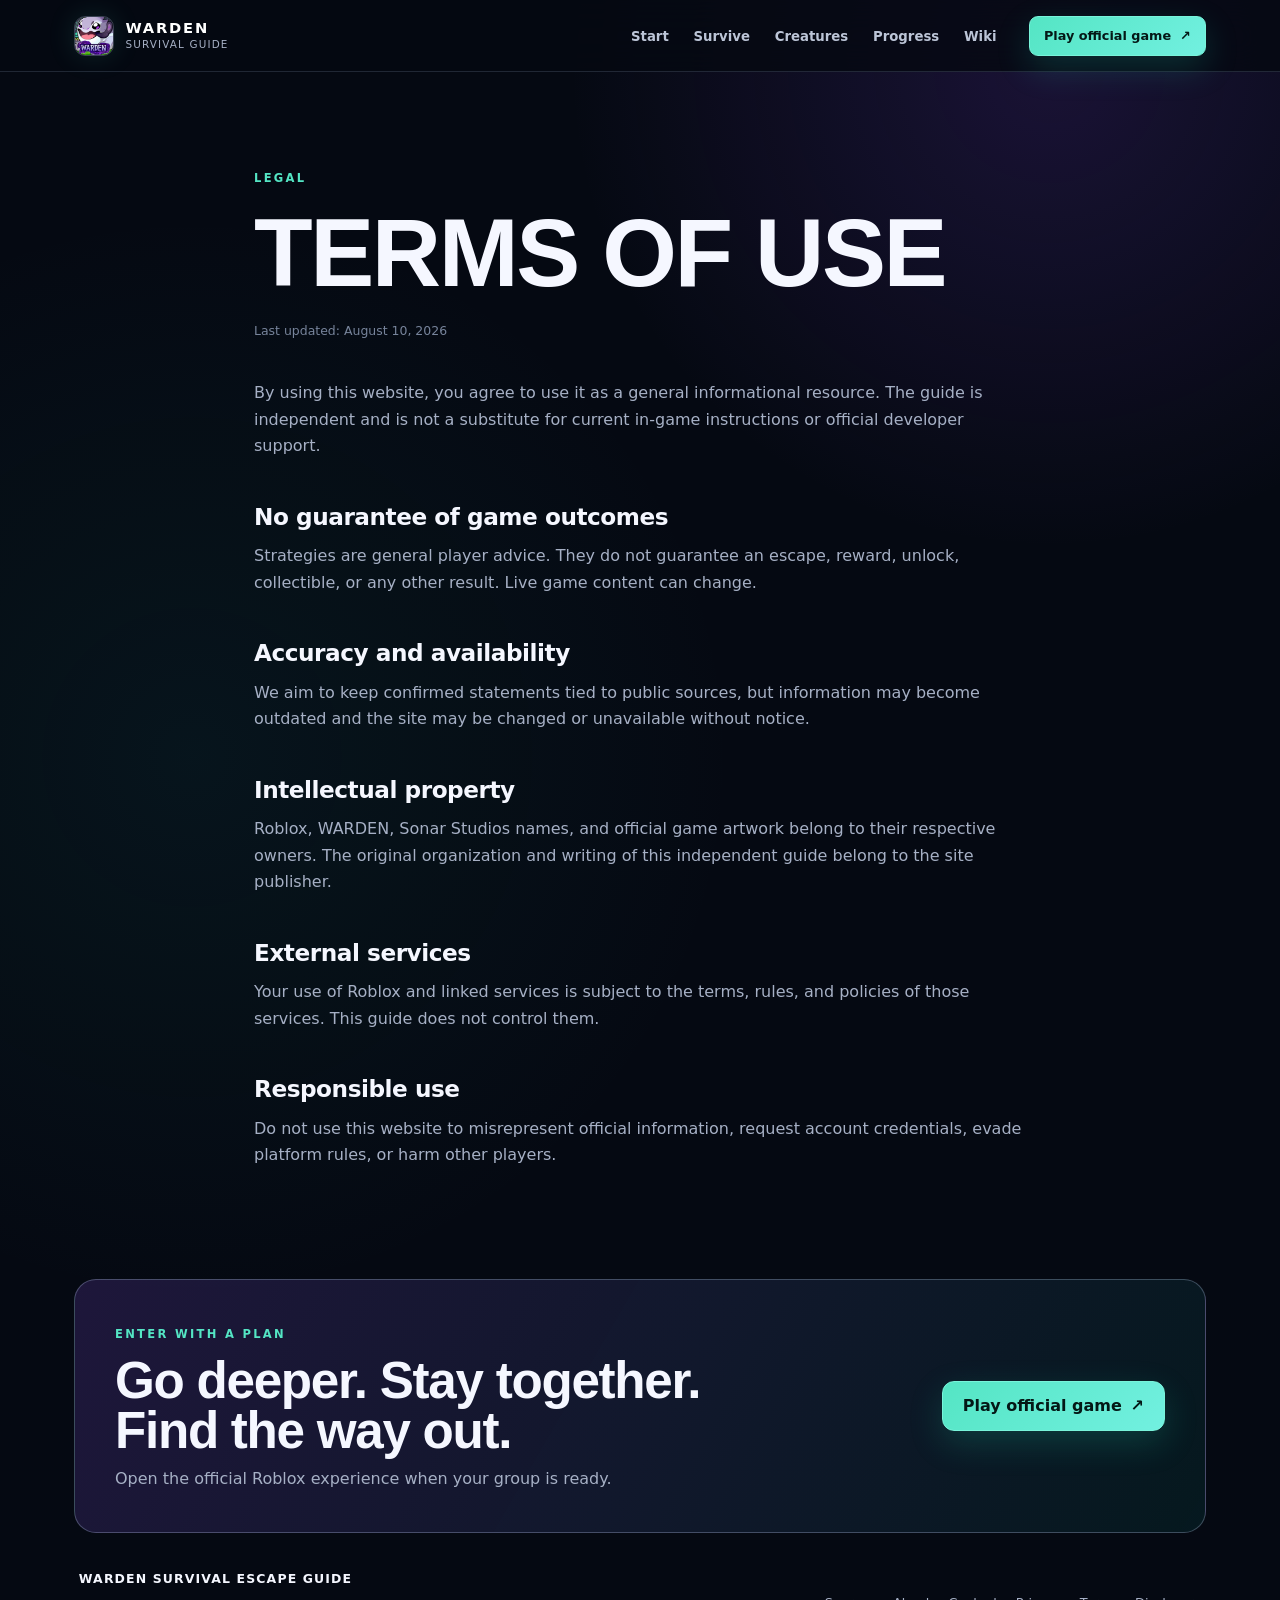
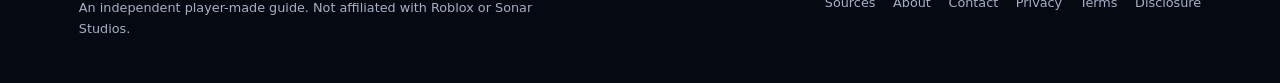
<file: terms.html>
<!DOCTYPE html><html lang="en"><head><meta charSet="utf-8"/><meta name="viewport" content="width=device-width, initial-scale=1"/><link rel="preload" as="image" href="/game/official-icon.png" fetchPriority="high"/><link rel="stylesheet" href="/_next/static/chunks/03x.g7z8-xb9a.css" data-precedence="next"/><link rel="preload" as="script" fetchPriority="low" href="/_next/static/chunks/0_6xwz-sgzbfn.js"/><script src="/_next/static/chunks/14xlgtmp4lm.j.js" async=""></script><script src="/_next/static/chunks/0gwo8~pq2h6hd.js" async=""></script><script src="/_next/static/chunks/00npwzujjh0eg.js" async=""></script><script src="/_next/static/chunks/turbopack-0fo.sdk9kv2wp.js" async=""></script><script src="/_next/static/chunks/04nls4_if5l0c.js" async=""></script><script src="/_next/static/chunks/0sx6b3.maim68.js" async=""></script><meta name="theme-color" content="#07111f"/><meta name="color-scheme" content="dark"/><title>Terms of Use | WARDEN Guide</title><meta name="description" content="Terms for using the independent WARDEN Survival Escape Guide."/><meta name="application-name" content="WARDEN Survival Escape Guide"/><link rel="manifest" href="/manifest.webmanifest"/><meta name="robots" content="index, follow"/><link rel="canonical" href="https://wardensurvivalescape.wiki/terms"/><meta property="og:title" content="Terms of Use"/><meta property="og:description" content="Terms for using the independent WARDEN Survival Escape Guide."/><meta property="og:url" content="https://wardensurvivalescape.wiki/terms"/><meta property="og:site_name" content="WARDEN Survival Escape Guide"/><meta property="og:image" content="https://wardensurvivalescape.wiki/og.png"/><meta property="og:image:width" content="1200"/><meta property="og:image:height" content="630"/><meta property="og:image:alt" content="WARDEN Survival Escape Guide"/><meta property="og:type" content="website"/><meta name="twitter:card" content="summary_large_image"/><meta name="twitter:title" content="Terms of Use"/><meta name="twitter:description" content="Terms for using the independent WARDEN Survival Escape Guide."/><meta name="twitter:image" content="https://wardensurvivalescape.wiki/og.png"/><link rel="shortcut icon" href="/game/official-icon.png"/><link rel="icon" href="/game/official-icon.png"/><link rel="apple-touch-icon" href="/game/official-icon.png"/><script src="/_next/static/chunks/03~yq9q893hmn.js" noModule=""></script></head><body><div hidden=""><!--$--><!--/$--></div><a class="skip-link" href="#main-content">Skip to content</a><header class="site-header"><div class="nav-shell"><a class="brand" aria-label="WARDEN Guide home" href="/"><img src="/game/official-icon.png" alt="Official WARDEN Survival Escape game icon" width="40" height="40" loading="eager" fetchPriority="high" decoding="async"/><span><strong>WARDEN</strong><small>Survival Guide</small></span></a><nav id="site-navigation" class="nav-links" aria-label="Primary navigation"><a class="" href="/how-to-play">Start</a><a class="" href="/survival-guide">Survive</a><a class="" href="/creatures">Creatures</a><a class="" href="/progression">Progress</a><a class="" href="/wiki">Wiki</a><div class="nav-mobile-play"><a class="button button-small" href="https://www.roblox.com/games/130929507719087/WARDEN-Survival-Escape" target="_blank" rel="noopener noreferrer">Play official game <span aria-hidden="true">↗</span></a></div></nav><div class="nav-desktop-play"><a class="button button-small" href="https://www.roblox.com/games/130929507719087/WARDEN-Survival-Escape" target="_blank" rel="noopener noreferrer">Play official game <span aria-hidden="true">↗</span></a></div><button class="menu-button" type="button" aria-controls="site-navigation" aria-expanded="false" aria-label="Open navigation"><span aria-hidden="true">☰</span></button></div></header><main id="main-content"><article class="legal prose"><span class="eyebrow">LEGAL</span><h1>TERMS OF USE</h1><p class="updated">Last updated: August 10, 2026</p><p>By using this website, you agree to use it as a general informational resource. The guide is independent and is not a substitute for current in-game instructions or official developer support.</p><h2>No guarantee of game outcomes</h2><p>Strategies are general player advice. They do not guarantee an escape, reward, unlock, collectible, or any other result. Live game content can change.</p><h2>Accuracy and availability</h2><p>We aim to keep confirmed statements tied to public sources, but information may become outdated and the site may be changed or unavailable without notice.</p><h2>Intellectual property</h2><p>Roblox, WARDEN, Sonar Studios names, and official game artwork belong to their respective owners. The original organization and writing of this independent guide belong to the site publisher.</p><h2>External services</h2><p>Your use of Roblox and linked services is subject to the terms, rules, and policies of those services. This guide does not control them.</p><h2>Responsible use</h2><p>Do not use this website to misrepresent official information, request account credentials, evade platform rules, or harm other players.</p></article><!--$--><!--/$--></main><footer class="site-footer"><div class="footer-callout"><div><span class="eyebrow">ENTER WITH A PLAN</span><h2>Go deeper. Stay together. Find the way out.</h2><p>Open the official Roblox experience when your group is ready.</p></div><a class="button" href="https://www.roblox.com/games/130929507719087/WARDEN-Survival-Escape" target="_blank" rel="noopener noreferrer">Play official game <span aria-hidden="true">↗</span></a></div><div class="footer-row"><div><strong>WARDEN SURVIVAL ESCAPE GUIDE</strong><p>An independent player-made guide. Not affiliated with Roblox or Sonar Studios.</p></div><nav aria-label="Footer navigation"><a href="/sources">Sources</a><a href="/about">About</a><a href="/contact">Contact</a><a href="/privacy">Privacy</a><a href="/terms">Terms</a><a href="/disclosure">Disclosure</a></nav></div></footer><script type="application/ld+json">{"@context":"https://schema.org","@type":"WebSite","name":"WARDEN Survival Escape Guide","url":"https://wardensurvivalescape.wiki","description":"An independent player guide for WARDEN Survival Escape on Roblox.","isAccessibleForFree":true,"about":{"@type":"VideoGame","name":"WARDEN 💀 Survival Escape","url":"https://www.roblox.com/games/130929507719087/WARDEN-Survival-Escape","author":{"@type":"Organization","name":"Sonar Studios","url":"https://www.roblox.com/communities/2919215/Sonar-Studios"}}}</script><script src="/_next/static/chunks/0_6xwz-sgzbfn.js" id="_R_" async=""></script><script>(self.__next_f=self.__next_f||[]).push([0])</script><script>self.__next_f.push([1,"1:\"$Sreact.fragment\"\n2:I[94771,[\"/_next/static/chunks/04nls4_if5l0c.js\",\"/_next/static/chunks/0sx6b3.maim68.js\"],\"SiteHeader\"]\n3:I[49652,[\"/_next/static/chunks/04nls4_if5l0c.js\",\"/_next/static/chunks/0sx6b3.maim68.js\"],\"default\"]\n4:I[51865,[\"/_next/static/chunks/04nls4_if5l0c.js\",\"/_next/static/chunks/0sx6b3.maim68.js\"],\"default\"]\n5:I[44132,[\"/_next/static/chunks/04nls4_if5l0c.js\",\"/_next/static/chunks/0sx6b3.maim68.js\"],\"\"]\nf:I[52199,[\"/_next/static/chunks/04nls4_if5l0c.js\",\"/_next/static/chunks/0sx6b3.maim68.js\"],\"default\",1]\n:HL[\"/_next/static/chunks/03x.g7z8-xb9a.css\",\"style\"]\n"])</script><script>self.__next_f.push([1,"0:{\"P\":null,\"c\":[\"\",\"terms\"],\"q\":\"\",\"i\":false,\"f\":[[[\"\",{\"children\":[\"terms\",{\"children\":[\"__PAGE__\",{}]}]},\"$undefined\",\"$undefined\",16],[[\"$\",\"$1\",\"c\",{\"children\":[[[\"$\",\"link\",\"0\",{\"rel\":\"stylesheet\",\"href\":\"/_next/static/chunks/03x.g7z8-xb9a.css\",\"precedence\":\"next\",\"crossOrigin\":\"$undefined\",\"nonce\":\"$undefined\"}],[\"$\",\"script\",\"script-0\",{\"src\":\"/_next/static/chunks/04nls4_if5l0c.js\",\"async\":true,\"nonce\":\"$undefined\"}],[\"$\",\"script\",\"script-1\",{\"src\":\"/_next/static/chunks/0sx6b3.maim68.js\",\"async\":true,\"nonce\":\"$undefined\"}]],[\"$\",\"html\",null,{\"lang\":\"en\",\"children\":[\"$\",\"body\",null,{\"children\":[[\"$\",\"a\",null,{\"className\":\"skip-link\",\"href\":\"#main-content\",\"children\":\"Skip to content\"}],[\"$\",\"$L2\",null,{}],[\"$\",\"main\",null,{\"id\":\"main-content\",\"children\":[\"$\",\"$L3\",null,{\"parallelRouterKey\":\"children\",\"error\":\"$undefined\",\"errorStyles\":\"$undefined\",\"errorScripts\":\"$undefined\",\"template\":[\"$\",\"$L4\",null,{}],\"templateStyles\":\"$undefined\",\"templateScripts\":\"$undefined\",\"notFound\":[[\"$\",\"div\",null,{\"className\":\"legal\",\"children\":[[\"$\",\"span\",null,{\"className\":\"eyebrow\",\"children\":\"404 · LOST IN THE UNKNOWN\"}],[\"$\",\"h1\",null,{\"children\":\"THIS PATH GOES NOWHERE\"}],[\"$\",\"p\",null,{\"children\":\"The guide page you requested does not exist or has moved.\"}],[\"$\",\"p\",null,{\"style\":{\"marginTop\":\"1rem\"},\"children\":[\"$\",\"$L5\",null,{\"className\":\"text-link\",\"href\":\"/\",\"children\":\"Return to the field guide →\"}]}]]}],[]],\"forbidden\":\"$undefined\",\"unauthorized\":\"$undefined\"}]}],[\"$\",\"footer\",null,{\"className\":\"site-footer\",\"children\":[[\"$\",\"div\",null,{\"className\":\"footer-callout\",\"children\":[[\"$\",\"div\",null,{\"children\":[[\"$\",\"span\",null,{\"className\":\"eyebrow\",\"children\":\"ENTER WITH A PLAN\"}],[\"$\",\"h2\",null,{\"children\":\"Go deeper. Stay together. Find the way out.\"}],[\"$\",\"p\",null,{\"children\":\"Open the official Roblox experience when your group is ready.\"}]]}],[\"$\",\"a\",null,{\"className\":\"button\",\"href\":\"https://www.roblox.com/games/130929507719087/WARDEN-Survival-Escape\",\"target\":\"_blank\",\"rel\":\"noopener noreferrer\",\"children\":[\"Play official game \",[\"$\",\"span\",null,{\"aria-hidden\":\"true\",\"children\":\"↗\"}]]}]]}],[\"$\",\"div\",null,{\"className\":\"footer-row\",\"children\":[[\"$\",\"div\",null,{\"children\":[[\"$\",\"strong\",null,{\"children\":\"WARDEN SURVIVAL ESCAPE GUIDE\"}],[\"$\",\"p\",null,{\"children\":\"An independent player-made guide. Not affiliated with Roblox or Sonar Studios.\"}]]}],[\"$\",\"nav\",null,{\"aria-label\":\"Footer navigation\",\"children\":[[\"$\",\"$L5\",\"/sources\",{\"href\":\"/sources\",\"children\":\"Sources\"}],[\"$\",\"$L5\",\"/about\",{\"href\":\"/about\",\"children\":\"About\"}],[\"$\",\"$L5\",\"/contact\",{\"href\":\"/contact\",\"children\":\"Contact\"}],[\"$\",\"$L5\",\"/privacy\",{\"href\":\"/privacy\",\"children\":\"Privacy\"}],[\"$\",\"$L5\",\"/terms\",{\"href\":\"/terms\",\"children\":\"Terms\"}],[\"$\",\"$L5\",\"/disclosure\",{\"href\":\"/disclosure\",\"children\":\"Disclosure\"}]]}]]}]]}],[\"$\",\"script\",null,{\"type\":\"application/ld+json\",\"dangerouslySetInnerHTML\":{\"__html\":\"{\\\"@context\\\":\\\"https://schema.org\\\",\\\"@type\\\":\\\"WebSite\\\",\\\"name\\\":\\\"WARDEN Survival Escape Guide\\\",\\\"url\\\":\\\"https://wardensurvivalescape.wiki\\\",\\\"description\\\":\\\"An independent player guide for WARDEN Survival Escape on Roblox.\\\",\\\"isAccessibleForFree\\\":true,\\\"about\\\":{\\\"@type\\\":\\\"VideoGame\\\",\\\"name\\\":\\\"WARDEN 💀 Survival Escape\\\",\\\"url\\\":\\\"https://www.roblox.com/games/130929507719087/WARDEN-Survival-Escape\\\",\\\"author\\\":{\\\"@type\\\":\\\"Organization\\\",\\\"name\\\":\\\"Sonar Studios\\\",\\\"url\\\":\\\"https://www.roblox.com/communities/2919215/Sonar-Studios\\\"}}}\"}}]]}]}]]}],{\"children\":[[\"$\",\"$1\",\"c\",{\"children\":[null,[\"$\",\"$L3\",null,{\"parallelRouterKey\":\"children\",\"error\":\"$undefined\",\"errorStyles\":\"$undefined\",\"errorScripts\":\"$undefined\",\"template\":[\"$\",\"$L4\",null,{}],\"templateStyles\":\"$undefined\",\"templateScripts\":\"$undefined\",\"notFound\":\"$undefined\",\"forbidden\":\"$undefined\",\"unauthorized\":\"$undefined\"}]]}],{\"children\":[[\"$\",\"$1\",\"c\",{\"children\":[[\"$\",\"article\",null,{\"className\":\"legal prose\",\"children\":[[\"$\",\"span\",null,{\"className\":\"eyebrow\",\"children\":\"LEGAL\"}],[\"$\",\"h1\",null,{\"children\":\"TERMS OF USE\"}],[\"$\",\"p\",null,{\"className\":\"updated\",\"children\":\"Last updated: August 10, 2026\"}],[\"$\",\"p\",null,{\"children\":\"By using this website, you agree to use it as a general informational resource. The guide is independent and is not a substitute for current in-game instructions or official developer support.\"}],[\"$\",\"h2\",null,{\"children\":\"No guarantee of game outcomes\"}],[\"$\",\"p\",null,{\"children\":\"Strategies are general player advice. They do not guarantee an escape, reward, unlock, collectible, or any other result. Live game content can change.\"}],[\"$\",\"h2\",null,{\"children\":\"Accuracy and availability\"}],[\"$\",\"p\",null,{\"children\":\"We aim to keep confirmed statements tied to public sources, but information may become outdated and the site may be changed or unavailable without notice.\"}],\"$L6\",\"$L7\",\"$L8\",\"$L9\",\"$La\",\"$Lb\"]}],null,\"$Lc\"]}],{},null,false,null]},null,false,\"$@d\"]},null,false,null],\"$Le\",false]],\"m\":\"$undefined\",\"G\":[\"$f\",[\"$L10\"]],\"S\":true,\"h\":null,\"s\":\"$undefined\",\"l\":\"$undefined\",\"p\":\"$undefined\",\"d\":\"$undefined\",\"b\":\"_rrWgCsG80MW6xVOMwszS\"}\n"])</script><script>self.__next_f.push([1,"11:I[62061,[\"/_next/static/chunks/04nls4_if5l0c.js\",\"/_next/static/chunks/0sx6b3.maim68.js\"],\"OutletBoundary\"]\n12:\"$Sreact.suspense\"\n15:I[62061,[\"/_next/static/chunks/04nls4_if5l0c.js\",\"/_next/static/chunks/0sx6b3.maim68.js\"],\"ViewportBoundary\"]\n17:I[62061,[\"/_next/static/chunks/04nls4_if5l0c.js\",\"/_next/static/chunks/0sx6b3.maim68.js\"],\"MetadataBoundary\"]\n6:[\"$\",\"h2\",null,{\"children\":\"Intellectual property\"}]\n7:[\"$\",\"p\",null,{\"children\":\"Roblox, WARDEN, Sonar Studios names, and official game artwork belong to their respective owners. The original organization and writing of this independent guide belong to the site publisher.\"}]\n8:[\"$\",\"h2\",null,{\"children\":\"External services\"}]\n9:[\"$\",\"p\",null,{\"children\":\"Your use of Roblox and linked services is subject to the terms, rules, and policies of those services. This guide does not control them.\"}]\na:[\"$\",\"h2\",null,{\"children\":\"Responsible use\"}]\nb:[\"$\",\"p\",null,{\"children\":\"Do not use this website to misrepresent official information, request account credentials, evade platform rules, or harm other players.\"}]\nc:[\"$\",\"$L11\",null,{\"children\":[\"$\",\"$12\",null,{\"name\":\"Next.MetadataOutlet\",\"children\":\"$@13\"}]}]\n14:[]\nd:\"$W14\"\ne:[\"$\",\"$1\",\"h\",{\"children\":[null,[\"$\",\"$L15\",null,{\"children\":\"$L16\"}],[\"$\",\"div\",null,{\"hidden\":true,\"children\":[\"$\",\"$L17\",null,{\"children\":[\"$\",\"$12\",null,{\"name\":\"Next.Metadata\",\"children\":\"$L18\"}]}]}],null]}]\n10:[\"$\",\"link\",\"0\",{\"rel\":\"stylesheet\",\"href\":\"/_next/static/chunks/03x.g7z8-xb9a.css\",\"precedence\":\"next\",\"crossOrigin\":\"$undefined\",\"nonce\":\"$undefined\"}]\n"])</script><script>self.__next_f.push([1,"16:[[\"$\",\"meta\",\"0\",{\"charSet\":\"utf-8\"}],[\"$\",\"meta\",\"1\",{\"name\":\"viewport\",\"content\":\"width=device-width, initial-scale=1\"}],[\"$\",\"meta\",\"2\",{\"name\":\"theme-color\",\"content\":\"#07111f\"}],[\"$\",\"meta\",\"3\",{\"name\":\"color-scheme\",\"content\":\"dark\"}]]\n"])</script><script>self.__next_f.push([1,"19:I[13139,[\"/_next/static/chunks/04nls4_if5l0c.js\",\"/_next/static/chunks/0sx6b3.maim68.js\"],\"IconMark\"]\n13:null\n"])</script><script>self.__next_f.push([1,"18:[[\"$\",\"title\",\"0\",{\"children\":\"Terms of Use | WARDEN Guide\"}],[\"$\",\"meta\",\"1\",{\"name\":\"description\",\"content\":\"Terms for using the independent WARDEN Survival Escape Guide.\"}],[\"$\",\"meta\",\"2\",{\"name\":\"application-name\",\"content\":\"WARDEN Survival Escape Guide\"}],[\"$\",\"link\",\"3\",{\"rel\":\"manifest\",\"href\":\"/manifest.webmanifest\",\"crossOrigin\":\"$undefined\"}],[\"$\",\"meta\",\"4\",{\"name\":\"robots\",\"content\":\"index, follow\"}],[\"$\",\"link\",\"5\",{\"rel\":\"canonical\",\"href\":\"https://wardensurvivalescape.wiki/terms\"}],[\"$\",\"meta\",\"6\",{\"property\":\"og:title\",\"content\":\"Terms of Use\"}],[\"$\",\"meta\",\"7\",{\"property\":\"og:description\",\"content\":\"Terms for using the independent WARDEN Survival Escape Guide.\"}],[\"$\",\"meta\",\"8\",{\"property\":\"og:url\",\"content\":\"https://wardensurvivalescape.wiki/terms\"}],[\"$\",\"meta\",\"9\",{\"property\":\"og:site_name\",\"content\":\"WARDEN Survival Escape Guide\"}],[\"$\",\"meta\",\"10\",{\"property\":\"og:image\",\"content\":\"https://wardensurvivalescape.wiki/og.png\"}],[\"$\",\"meta\",\"11\",{\"property\":\"og:image:width\",\"content\":\"1200\"}],[\"$\",\"meta\",\"12\",{\"property\":\"og:image:height\",\"content\":\"630\"}],[\"$\",\"meta\",\"13\",{\"property\":\"og:image:alt\",\"content\":\"WARDEN Survival Escape Guide\"}],[\"$\",\"meta\",\"14\",{\"property\":\"og:type\",\"content\":\"website\"}],[\"$\",\"meta\",\"15\",{\"name\":\"twitter:card\",\"content\":\"summary_large_image\"}],[\"$\",\"meta\",\"16\",{\"name\":\"twitter:title\",\"content\":\"Terms of Use\"}],[\"$\",\"meta\",\"17\",{\"name\":\"twitter:description\",\"content\":\"Terms for using the independent WARDEN Survival Escape Guide.\"}],[\"$\",\"meta\",\"18\",{\"name\":\"twitter:image\",\"content\":\"https://wardensurvivalescape.wiki/og.png\"}],[\"$\",\"link\",\"19\",{\"rel\":\"shortcut icon\",\"href\":\"/game/official-icon.png\"}],[\"$\",\"link\",\"20\",{\"rel\":\"icon\",\"href\":\"/game/official-icon.png\"}],[\"$\",\"link\",\"21\",{\"rel\":\"apple-touch-icon\",\"href\":\"/game/official-icon.png\"}],[\"$\",\"$L19\",\"22\",{}]]\n"])</script></body></html>
</file>
<file: _next/static/chunks/03x.g7z8-xb9a.css>
@layer theme{:root,:host{--font-sans:ui-sans-serif, system-ui, sans-serif, "Apple Color Emoji", "Segoe UI Emoji", "Segoe UI Symbol", "Noto Color Emoji";--font-mono:ui-monospace, SFMono-Regular, Menlo, Monaco, Consolas, "Liberation Mono", "Courier New", monospace;--spacing:.25rem;--default-font-family:var(--font-sans);--default-mono-font-family:var(--font-mono)}}@layer base{*,:after,:before,::backdrop{box-sizing:border-box;border:0 solid;margin:0;padding:0}::file-selector-button{box-sizing:border-box;border:0 solid;margin:0;padding:0}html,:host{-webkit-text-size-adjust:100%;tab-size:4;line-height:1.5;font-family:var(--default-font-family,ui-sans-serif, system-ui, sans-serif, "Apple Color Emoji", "Segoe UI Emoji", "Segoe UI Symbol", "Noto Color Emoji");font-feature-settings:var(--default-font-feature-settings,normal);font-variation-settings:var(--default-font-variation-settings,normal);-webkit-tap-highlight-color:transparent}hr{height:0;color:inherit;border-top-width:1px}abbr:where([title]){-webkit-text-decoration:underline dotted;text-decoration:underline dotted}h1,h2,h3,h4,h5,h6{font-size:inherit;font-weight:inherit}a{color:inherit;-webkit-text-decoration:inherit;-webkit-text-decoration:inherit;-webkit-text-decoration:inherit;-webkit-text-decoration:inherit;text-decoration:inherit}b,strong{font-weight:bolder}code,kbd,samp,pre{font-family:var(--default-mono-font-family,ui-monospace, SFMono-Regular, Menlo, Monaco, Consolas, "Liberation Mono", "Courier New", monospace);font-feature-settings:var(--default-mono-font-feature-settings,normal);font-variation-settings:var(--default-mono-font-variation-settings,normal);font-size:1em}small{font-size:80%}sub,sup{vertical-align:baseline;font-size:75%;line-height:0;position:relative}sub{bottom:-.25em}sup{top:-.5em}table{text-indent:0;border-color:inherit;border-collapse:collapse}:-moz-focusring{outline:auto}progress{vertical-align:baseline}summary{display:list-item}ol,ul,menu{list-style:none}img,svg,video,canvas,audio,iframe,embed,object{vertical-align:middle;display:block}img,video{max-width:100%;height:auto}button,input,select,optgroup,textarea{font:inherit;font-feature-settings:inherit;font-variation-settings:inherit;letter-spacing:inherit;color:inherit;opacity:1;background-color:#0000;border-radius:0}::file-selector-button{font:inherit;font-feature-settings:inherit;font-variation-settings:inherit;letter-spacing:inherit;color:inherit;opacity:1;background-color:#0000;border-radius:0}:where(select:is([multiple],[size])) optgroup{font-weight:bolder}:where(select:is([multiple],[size])) optgroup option{padding-inline-start:20px}::file-selector-button{margin-inline-end:4px}::placeholder{opacity:1}@supports (not ((-webkit-appearance:-apple-pay-button))) or (contain-intrinsic-size:1px){::placeholder{color:currentColor}@supports (color:color-mix(in lab, red, red)){::placeholder{color:color-mix(in oklab, currentcolor 50%, transparent)}}}textarea{resize:vertical}::-webkit-search-decoration{-webkit-appearance:none}::-webkit-date-and-time-value{min-height:1lh;text-align:inherit}::-webkit-datetime-edit{display:inline-flex}::-webkit-datetime-edit-fields-wrapper{padding:0}::-webkit-datetime-edit{padding-block:0}::-webkit-datetime-edit-year-field{padding-block:0}::-webkit-datetime-edit-month-field{padding-block:0}::-webkit-datetime-edit-day-field{padding-block:0}::-webkit-datetime-edit-hour-field{padding-block:0}::-webkit-datetime-edit-minute-field{padding-block:0}::-webkit-datetime-edit-second-field{padding-block:0}::-webkit-datetime-edit-millisecond-field{padding-block:0}::-webkit-datetime-edit-meridiem-field{padding-block:0}::-webkit-calendar-picker-indicator{line-height:1}:-moz-ui-invalid{box-shadow:none}button,input:where([type=button],[type=reset],[type=submit]){appearance:button}::file-selector-button{appearance:button}::-webkit-inner-spin-button{height:auto}::-webkit-outer-spin-button{height:auto}[hidden]:where(:not([hidden=until-found])){display:none!important}}@layer components;@layer utilities{.visible{visibility:visible}.static{position:static}.start{inset-inline-start:var(--spacing)}.block{display:block}.hidden{display:none}.table{display:table}.grow{flex-grow:1}}:root{--ink:#f5f7ff;--muted:#a6b0c5;--deep:#050912;--navy:#07111f;--surface:#0f1b30c2;--surface-solid:#101c31;--surface-raised:#162541;--line:#b5c6e829;--line-strong:#b5c6e84d;--violet:#a78bfa;--violet-bright:#c4b5fd;--teal:#54e5c4;--teal-dark:#082f32;--danger:#ff7187;--max:1180px}*{box-sizing:border-box}html{background:var(--deep);scroll-behavior:smooth}body{background:radial-gradient(circle at 82% 4%, #6334b238, transparent 30rem), radial-gradient(circle at 15% 45%, #16a19414, transparent 34rem), var(--deep);min-width:320px;color:var(--ink);text-rendering:optimizelegibility;margin:0;font-family:Inter,ui-sans-serif,system-ui,-apple-system,BlinkMacSystemFont,Segoe UI,sans-serif;line-height:1.65}body:before{z-index:-1;content:"";background-image:linear-gradient(#ffffff05 1px,#0000 1px),linear-gradient(90deg,#ffffff05 1px,#0000 1px);background-size:72px 72px;position:fixed;inset:0;-webkit-mask-image:linear-gradient(#000,#0000 70%);mask-image:linear-gradient(#000,#0000 70%)}a{color:inherit;text-decoration:none}button{font:inherit}img{max-width:100%;display:block}:where(a,button):focus-visible{outline:3px solid var(--teal);outline-offset:4px;border-radius:8px}.skip-link{z-index:1000;background:var(--teal);color:#031211;border-radius:10px;padding:.75rem 1rem;font-weight:900;position:fixed;top:-5rem;left:1rem}.skip-link:focus{top:1rem}h1,h2,h3{letter-spacing:-.025em;text-wrap:balance;margin:0;font-family:Impact,Haettenschweiler,Arial Narrow Bold,sans-serif;font-weight:800;line-height:.98}h1{font-size:clamp(3.35rem,9vw,7.8rem)}h2{font-size:clamp(2.2rem,4.5vw,4.15rem)}h3{font-size:clamp(1.45rem,2.5vw,2rem)}p{color:var(--muted);margin:0}.eyebrow{color:var(--teal);letter-spacing:.2em;text-transform:uppercase;font-size:.72rem;font-weight:900;line-height:1.2}.site-header{z-index:100;border-bottom:1px solid var(--line);-webkit-backdrop-filter:blur(20px);backdrop-filter:blur(20px);background:#050912d1;height:72px;position:sticky;top:0}.nav-shell{max-width:var(--max);align-items:center;gap:2rem;height:100%;margin:auto;padding:0 24px;display:flex}.brand{white-space:nowrap;align-items:center;gap:.72rem;margin-right:auto;display:flex}.brand img{border:1px solid var(--line-strong);border-radius:11px;box-shadow:0 0 28px #54e5c421}.brand span,.brand strong,.brand small{display:block}.brand strong{color:#fff;letter-spacing:.12em;font-size:.92rem;line-height:1.1}.brand small{color:var(--muted);letter-spacing:.11em;text-transform:uppercase;margin-top:.18rem;font-size:.65rem;line-height:1.1}.nav-links{align-items:center;gap:1.55rem;display:flex}.nav-links>a{color:#bcc5d7;padding:25px 0 22px;font-size:.83rem;font-weight:750;position:relative}.nav-links>a:after{background:var(--teal);content:"";opacity:0;border-radius:99px;height:2px;transition:opacity .16s,transform .16s;position:absolute;bottom:15px;left:0;right:0;transform:scaleX(.3)}.nav-links>a:hover,.nav-links>a.active{color:#fff}.nav-links>a:hover:after,.nav-links>a.active:after{opacity:1;transform:scaleX(1)}.menu-button,.nav-mobile-play{display:none}.button{background:linear-gradient(135deg, var(--teal), #72f0e0);color:#041816;border:1px solid #78f4da;border-radius:12px;justify-content:center;align-items:center;gap:.55rem;min-height:50px;padding:0 1.25rem;font-weight:900;transition:box-shadow .16s,transform .16s;display:inline-flex;box-shadow:0 12px 34px #18c6a733}.button:hover{transform:translateY(-2px);box-shadow:0 16px 42px #18c6a74d}.button-small{border-radius:9px;min-height:40px;padding:0 .9rem;font-size:.8rem}.button-secondary{border-color:var(--line-strong);box-shadow:none;color:var(--ink);background:#0d182ab3}.button-secondary:hover{border-color:var(--violet);box-shadow:none;background:#49317c52}.hero-wrap{max-width:1380px;margin:auto;padding:28px 24px 68px}.home-hero{border:1px solid var(--line-strong);background:#07101d;border-radius:30px;grid-template-columns:minmax(0,.9fr) minmax(430px,1.1fr);min-height:690px;display:grid;position:relative;overflow:hidden;box-shadow:0 35px 100px #00000059}.hero-copy{z-index:2;flex-direction:column;justify-content:center;padding:clamp(38px,6vw,82px);display:flex;position:relative}.hero-copy h1{margin:1rem 0 1.4rem}.hero-copy h1 span{color:#0000;background:linear-gradient(92deg, #fff 3%, var(--violet-bright) 42%, var(--teal) 94%);-webkit-background-clip:text;background-clip:text;display:block}.hero-copy>p{color:#bdc6d8;max-width:610px;font-size:1.08rem}.hero-actions{flex-wrap:wrap;gap:.75rem;margin:2rem 0 1.6rem;display:flex}.fact-chips{flex-wrap:wrap;gap:.55rem;display:flex}.fact-chips span{border:1px solid var(--line);color:#b9c6da;background:#050b1599;border-radius:999px;padding:.42rem .7rem;font-size:.74rem;font-weight:700}.hero-art{background:#101528;min-width:0;min-height:520px;position:relative}.hero-art>img{object-fit:cover;width:100%;height:100%}.hero-art:before{z-index:1;content:"";pointer-events:none;background:linear-gradient(90deg,#07101d 0%,#0000 37%),linear-gradient(#0000 55%,#050912e6);position:absolute;inset:0}.official-card{z-index:2;-webkit-backdrop-filter:blur(18px);backdrop-filter:blur(18px);background:#050a14c7;border:1px solid #ffffff38;border-radius:15px;align-items:center;gap:.8rem;padding:.8rem;display:flex;position:absolute;bottom:26px;left:26px;right:26px}.official-card img{border-radius:10px}.official-card strong,.official-card small{display:block}.official-card small{color:var(--muted)}.official-card .source-badge{color:var(--teal);letter-spacing:.1em;white-space:nowrap;border:1px solid #54e5c466;border-radius:999px;margin-left:auto;padding:.35rem .55rem;font-size:.65rem;font-weight:900}.section{max-width:var(--max);margin:auto;padding:88px 24px}.section-heading{justify-content:space-between;align-items:end;gap:3rem;margin-bottom:2rem;display:flex}.section-heading h2{max-width:710px;margin-top:.8rem}.section-heading>p{max-width:410px}.bento-grid{grid-template-columns:repeat(12,minmax(0,1fr));gap:1rem;display:grid}.glass-card{border:1px solid var(--line);background:linear-gradient(145deg,#172743b8,#0a1322db);border-radius:20px;grid-column:span 4;min-height:250px;padding:1.7rem;overflow:hidden;box-shadow:inset 0 1px #ffffff09}.glass-card-wide{grid-column:span 8}.glass-card h3{margin:1rem 0 .65rem}.card-number{width:42px;height:42px;color:var(--violet-bright);background:#50348f42;border:1px solid #a78bfa80;border-radius:12px;place-items:center;font-weight:900;display:grid}.image-card{min-height:350px;padding:0;position:relative}.image-card>img{object-fit:cover;width:100%;height:100%}.image-card:after{content:"";background:linear-gradient(#0000 30%,#050a14fa);position:absolute;inset:0}.image-card-copy{z-index:2;position:absolute;bottom:1.5rem;left:1.6rem;right:1.6rem}.image-card-copy h3{margin:.5rem 0 0}.trust-strip{max-width:var(--max);border-top:1px solid var(--line);border-bottom:1px solid var(--line);grid-template-columns:repeat(3,1fr);margin:0 auto;display:grid}.trust-strip div{text-align:center;padding:1.4rem 2rem}.trust-strip div+div{border-left:1px solid var(--line)}.trust-strip strong,.trust-strip span{display:block}.trust-strip strong{color:var(--ink)}.trust-strip span{color:var(--muted);letter-spacing:.06em;text-transform:uppercase;font-size:.76rem}.planner{max-width:var(--max);grid-template-columns:.86fr 1.14fr;gap:1rem;margin:0 auto 94px;padding:0 24px;display:grid}.planner-intro,.checklist{border:1px solid var(--line);background:var(--surface);-webkit-backdrop-filter:blur(18px);backdrop-filter:blur(18px);border-radius:22px;padding:clamp(1.6rem,4vw,2.8rem)}.planner h2{margin:.8rem 0 1rem}.readiness{border:1px solid var(--line);background:#050a14a6;border-radius:14px;margin-top:2rem;padding:1rem}.readiness>span,.readiness>strong{display:inline-block}.readiness>span{color:var(--violet-bright);letter-spacing:.16em;font-size:.69rem;font-weight:900}.readiness>strong{float:right}.readiness-ready>span{color:var(--teal)}.progress-track{background:#253148;border-radius:99px;height:5px;margin-top:.85rem;overflow:hidden}.progress-track span{border-radius:inherit;background:linear-gradient(90deg, var(--violet), var(--teal));height:100%;transition:width .22s;display:block}.check-row{border:0;border-bottom:1px solid var(--line);color:#e8ecf5;cursor:pointer;text-align:left;background:0 0;align-items:center;gap:.85rem;width:100%;padding:1rem 0;display:flex}.check-row:first-child{padding-top:0}.check-row.checked{color:#8491a7;text-decoration:line-through}.check-box{border:1px solid var(--line-strong);width:28px;height:28px;color:var(--muted);border-radius:8px;flex:0 0 28px;place-items:center;font-size:.75rem;font-weight:900;display:grid}.checked .check-box{border-color:var(--teal);background:var(--teal);color:#041814}.reset-button{min-height:44px;color:var(--violet-bright);cursor:pointer;background:0 0;border:0;margin-top:1rem;padding:.65rem 0;font-size:.78rem;font-weight:800}.reset-button:disabled{color:#667188;cursor:default}.page-hero{max-width:var(--max);border-bottom:1px solid var(--line);grid-template-columns:minmax(0,1fr) auto;align-items:end;gap:3.5rem;margin:auto;padding:100px 24px 62px;display:grid}.page-hero h1{max-width:890px;margin:1rem 0 1.3rem;font-size:clamp(3.3rem,8vw,7rem)}.page-hero p{max-width:720px;font-size:1.05rem}.page-hero aside{border-left:2px solid var(--teal);min-width:210px;padding-left:1.1rem}.page-hero aside strong,.page-hero aside span{display:block}.page-hero aside strong{font-size:1.1rem}.page-hero aside span{color:var(--muted);font-size:.76rem}.content{max-width:var(--max);margin:auto;padding:60px 24px 100px}.content-grid{grid-template-columns:repeat(2,minmax(0,1fr));gap:1rem;display:grid}.info-card{border:1px solid var(--line);background:var(--surface);-webkit-backdrop-filter:blur(14px);backdrop-filter:blur(14px);border-radius:18px;padding:clamp(1.4rem,3vw,2rem)}.info-card h2,.info-card h3{margin:.8rem 0 .7rem}.info-card h2{font-size:clamp(1.8rem,3vw,2.55rem)}.info-card ul,.info-card ol,.prose ul,.prose ol{color:var(--muted);margin:1rem 0 0;padding-left:1.25rem}.info-card li+li,.prose li+li{margin-top:.6rem}.kicker-number{color:var(--teal);letter-spacing:.16em;font-size:.7rem;font-weight:900}.notice{background:#4e32832e;border:1px solid #a78bfa6b;border-radius:16px;margin-bottom:1rem;padding:1.3rem 1.5rem}.notice strong{color:var(--violet-bright)}.notice p{margin-top:.35rem}.notice-success{background:#125e5529;border-color:#54e5c45c}.notice-success strong{color:var(--teal)}.media-split{grid-template-columns:1fr 1fr;gap:1rem;margin-top:1rem;display:grid}.media-panel{border:1px solid var(--line);background:var(--surface-solid);border-radius:20px;min-height:340px;position:relative;overflow:hidden}.media-panel img{object-fit:cover;width:100%;height:100%}.media-panel:after{content:"";background:linear-gradient(#0000 40%,#040810f2);position:absolute;inset:0}.media-panel figcaption{z-index:2;color:#f3f5fb;font-weight:800;position:absolute;bottom:1.3rem;left:1.5rem;right:1.5rem}.media-panel figcaption span{color:var(--teal);letter-spacing:.14em;text-transform:uppercase;font-size:.65rem;display:block}.link-grid{grid-template-columns:repeat(3,minmax(0,1fr));gap:.8rem;display:grid}.link-card{border:1px solid var(--line);background:var(--surface);border-radius:16px;flex-direction:column;justify-content:space-between;min-height:170px;padding:1.3rem;transition:border-color .16s,transform .16s;display:flex}.link-card:hover{border-color:var(--violet);transform:translateY(-3px)}.link-card strong{font-size:1.05rem}.link-card span{color:var(--teal);font-size:.78rem;font-weight:800}.source-list{gap:.75rem;display:grid}.source-card{border:1px solid var(--line);background:var(--surface);border-radius:14px;padding:1.25rem}.source-card header{justify-content:space-between;gap:1rem;display:flex}.source-card a,.text-link{color:var(--teal);text-underline-offset:4px;overflow-wrap:anywhere;-webkit-text-decoration:underline #54e5c459;text-decoration:underline #54e5c459}.source-card p{margin-top:.45rem;font-size:.86rem}.source-tag{color:var(--violet-bright);letter-spacing:.1em;white-space:nowrap;font-size:.67rem;font-weight:900}.legal{max-width:820px;margin:auto;padding:92px 24px 110px}.legal h1{margin:1rem 0 1.3rem;font-size:clamp(3.2rem,8vw,6rem)}.legal h2{letter-spacing:-.02em;margin:2.7rem 0 .8rem;font-family:inherit;font-size:1.45rem;line-height:1.2}.legal p+p{margin-top:.9rem}.updated{color:#77849b;margin-bottom:2.4rem;font-size:.78rem}.code-empty{border:1px dashed var(--line-strong);text-align:center;background:#09111f99;border-radius:20px;place-items:center;min-height:330px;margin:1.5rem 0;padding:2rem;display:grid}.code-empty strong{margin:.8rem 0 .5rem;font-size:clamp(1.55rem,4vw,2.3rem);display:block}.code-empty .status-orb{width:64px;height:64px;color:var(--teal);background:#1175642b;border:1px solid #54e5c470;border-radius:50%;place-items:center;font-size:1.6rem;display:grid}.site-footer{max-width:var(--max);margin:auto;padding:0 24px 44px}.footer-callout{border:1px solid var(--line-strong);background:linear-gradient(120deg,#462e7d61,#08424147);border-radius:22px;justify-content:space-between;align-items:center;gap:2rem;padding:clamp(1.6rem,4vw,2.5rem);display:flex;overflow:hidden}.footer-callout h2{max-width:720px;margin:.6rem 0;font-size:clamp(2rem,4vw,3.2rem)}.footer-row{justify-content:space-between;gap:2rem;padding:2rem .3rem 0;display:flex}.footer-row strong{letter-spacing:.09em;font-size:.78rem}.footer-row p{max-width:460px;margin-top:.35rem;font-size:.8rem}.footer-row nav{flex-wrap:wrap;justify-content:flex-end;gap:.6rem 1.1rem;display:flex}.footer-row nav a{min-height:44px;color:var(--muted);align-items:center;font-size:.8rem;display:inline-flex}.footer-row nav a:hover{color:var(--teal)}@media (max-width:920px){.nav-desktop-play{display:none}.menu-button{border:1px solid var(--line);background:var(--surface-solid);width:42px;height:42px;color:var(--ink);cursor:pointer;border-radius:10px;place-items:center;font-size:1.4rem;display:grid}.nav-links{border-bottom:1px solid var(--line);background:#050912f7;padding:.7rem 24px 1.4rem;display:none;position:absolute;top:71px;left:0;right:0}.nav-links-open{flex-direction:column;align-items:stretch;gap:0;display:flex}.nav-links>a{border-bottom:1px solid var(--line);padding:.9rem 0}.nav-links>a:after{display:none}.nav-mobile-play{padding-top:1rem;display:block}.nav-mobile-play .button{width:100%}.home-hero{grid-template-columns:1fr}.hero-art{min-height:460px}.hero-art:before{background:linear-gradient(#0000 42%,#050912eb)}.glass-card,.glass-card-wide{grid-column:span 6}.planner{grid-template-columns:1fr}.page-hero{grid-template-columns:1fr;gap:2rem}.page-hero aside{min-width:0}.link-grid{grid-template-columns:repeat(2,minmax(0,1fr))}}@media (max-width:680px){.nav-shell,.hero-wrap,.section,.planner,.page-hero,.content,.site-footer{padding-left:16px;padding-right:16px}.site-header{height:64px}.nav-links{padding-left:16px;padding-right:16px;top:63px}.brand strong{font-size:.8rem}.hero-wrap{padding-top:14px;padding-bottom:54px}.home-hero{border-radius:18px}.hero-copy{padding:34px 22px}.hero-copy h1{font-size:clamp(3.1rem,18vw,4.6rem)}.hero-copy>p{font-size:.98rem}.hero-actions{flex-direction:column}.hero-actions .button{width:100%}.hero-art{min-height:340px}.official-card{bottom:12px;left:12px;right:12px}.official-card .source-badge{display:none}.section{padding-top:68px;padding-bottom:68px}.section-heading{flex-direction:column;align-items:start;gap:1rem}.glass-card,.glass-card-wide{grid-column:span 12}.trust-strip{grid-template-columns:1fr;margin-left:16px;margin-right:16px}.trust-strip div+div{border-top:1px solid var(--line);border-left:0}.planner{margin-bottom:70px}.page-hero{padding-top:70px;padding-bottom:48px}.page-hero h1{font-size:clamp(3rem,17vw,4.6rem)}.content-grid,.media-split,.link-grid{grid-template-columns:1fr}.media-panel{min-height:280px}.source-card header,.footer-callout,.footer-row{flex-direction:column;align-items:start}.footer-callout .button{width:100%}.footer-row nav{justify-content:flex-start}}@media (prefers-reduced-motion:reduce){*,:before,:after{scroll-behavior:auto!important;transition-duration:.01ms!important}}
</file>
